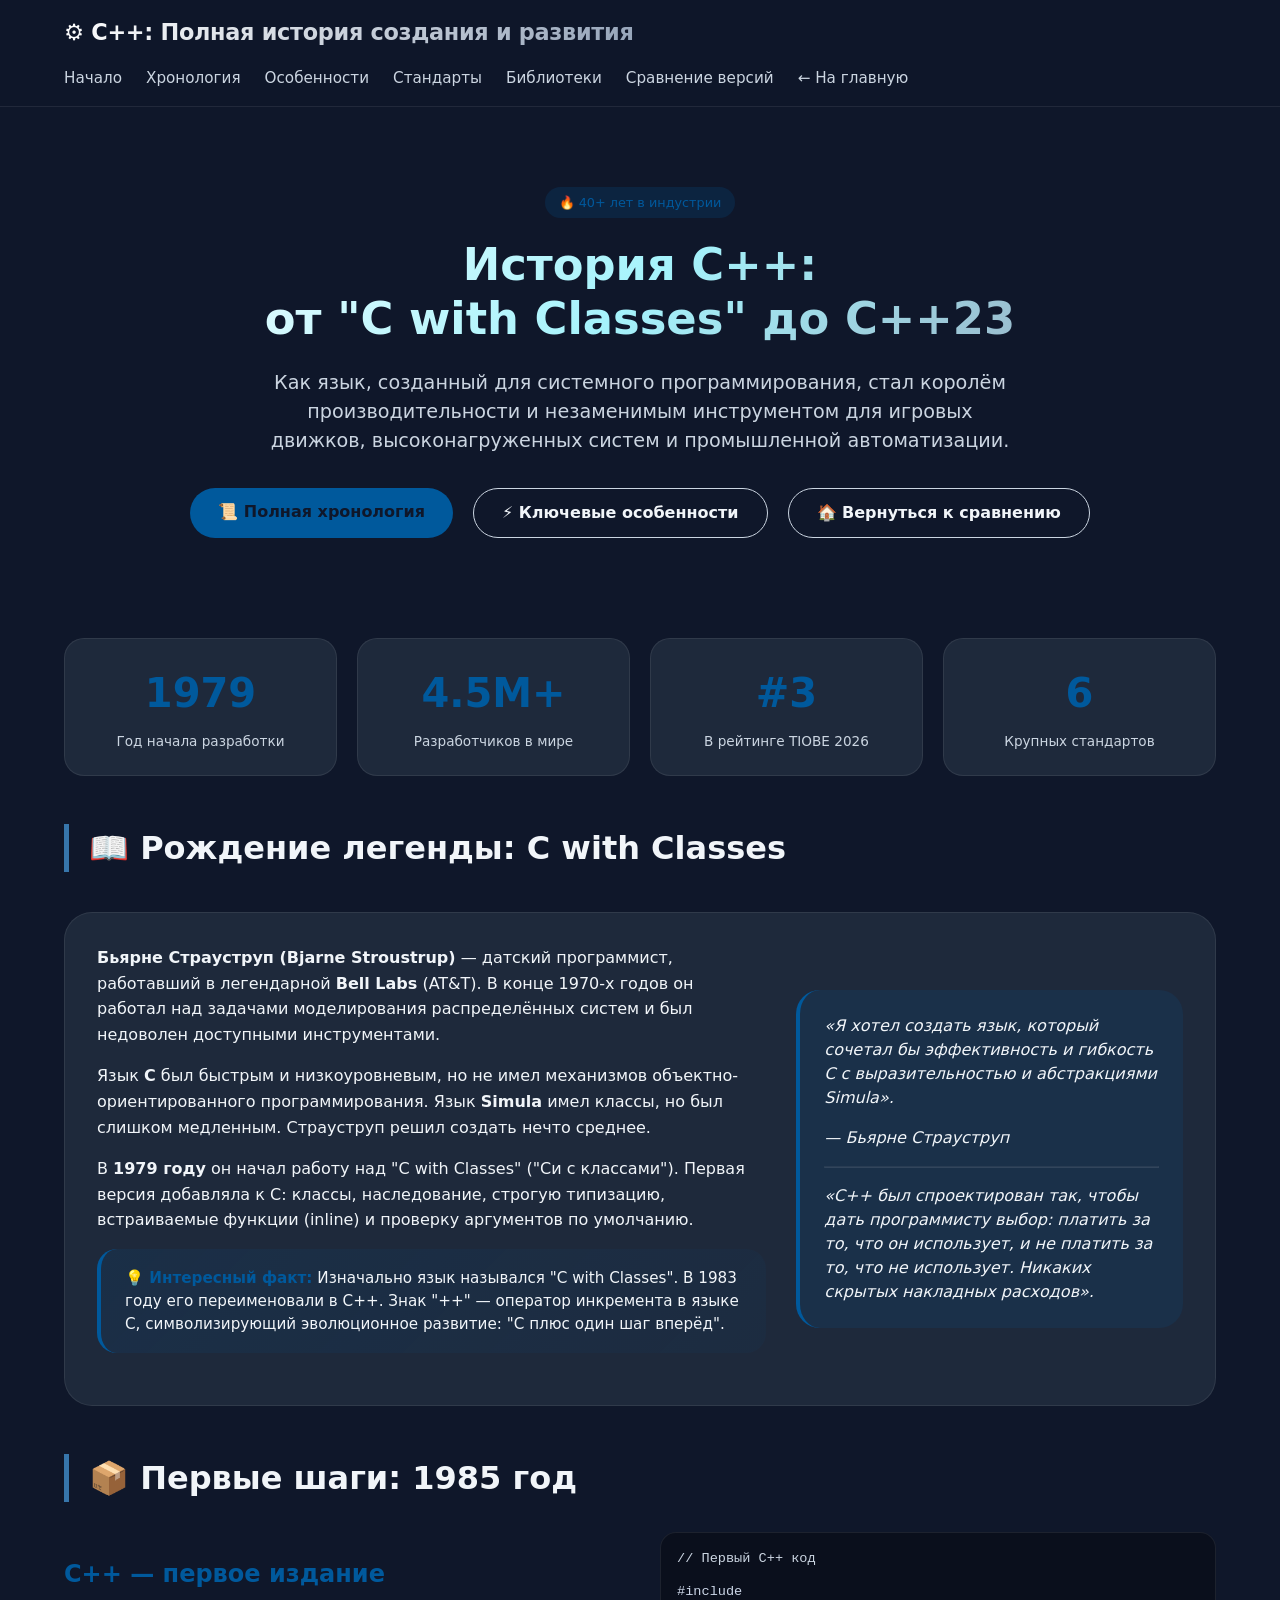
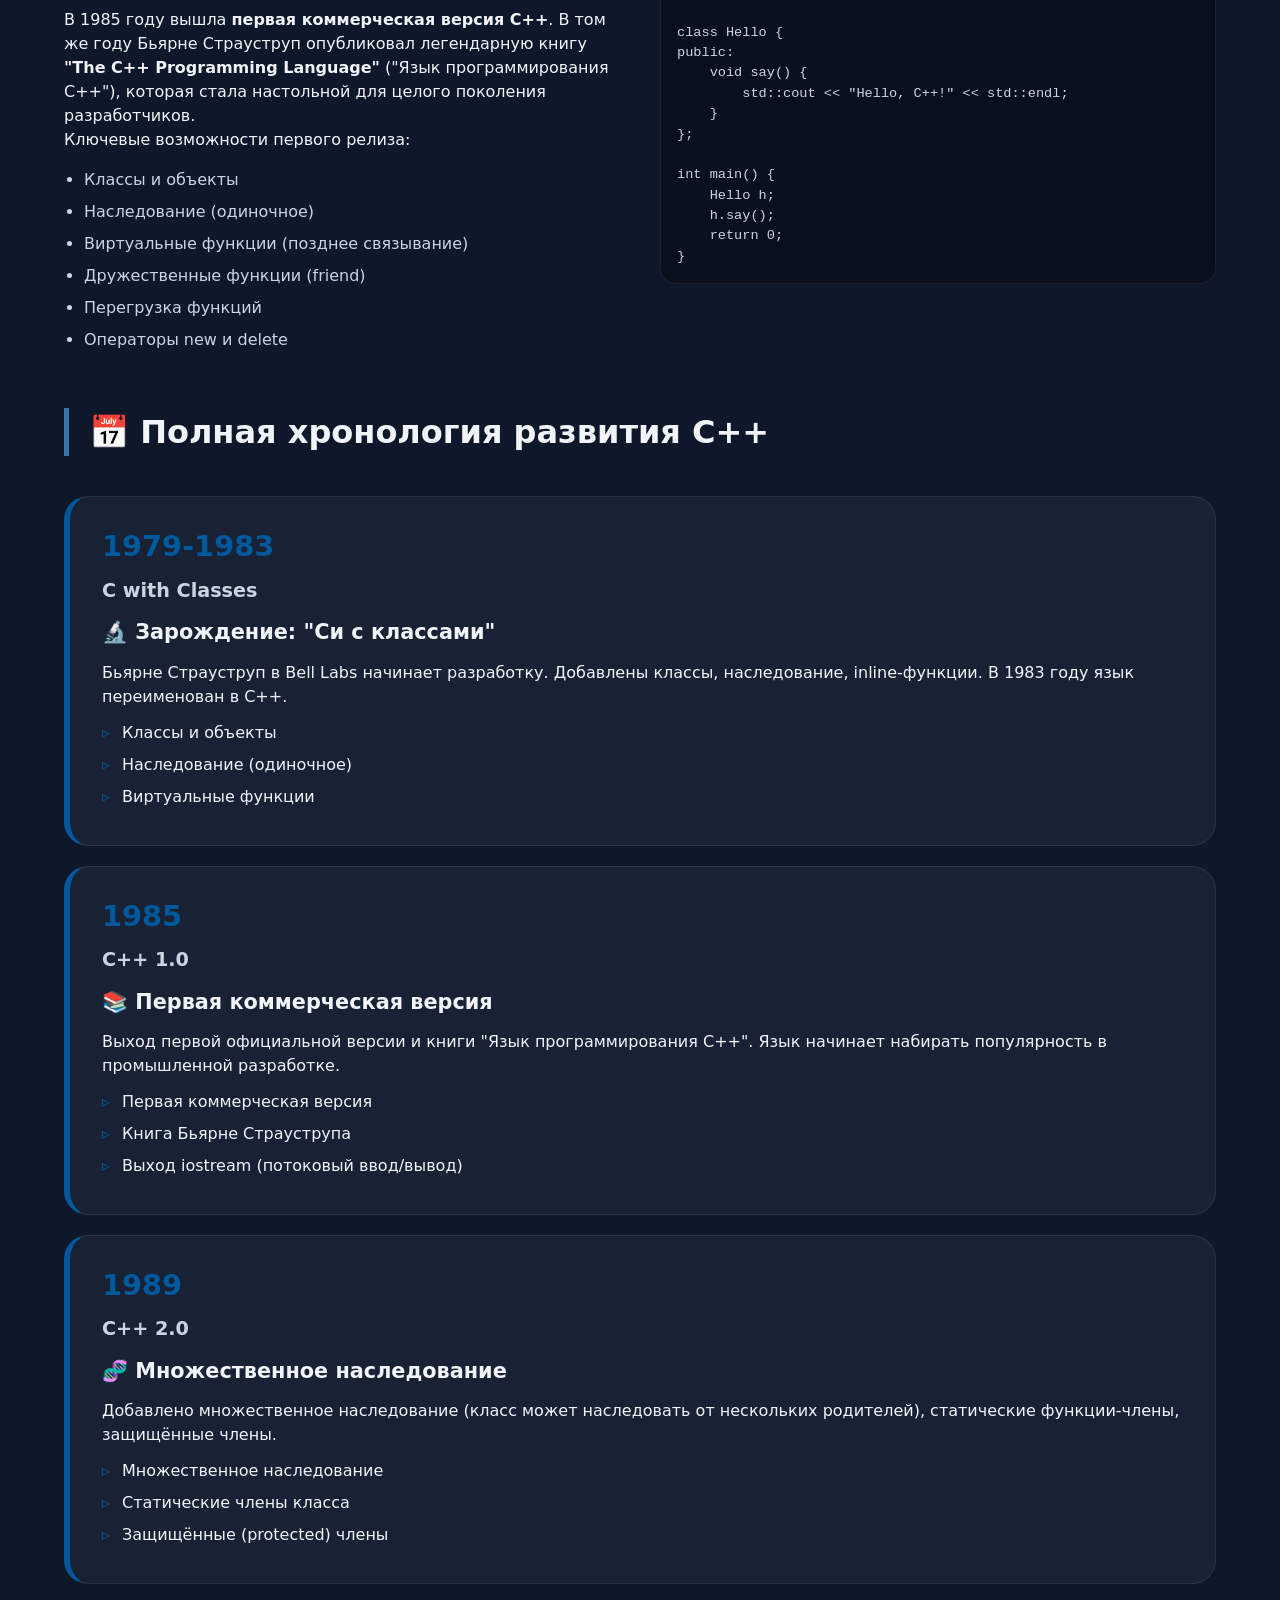
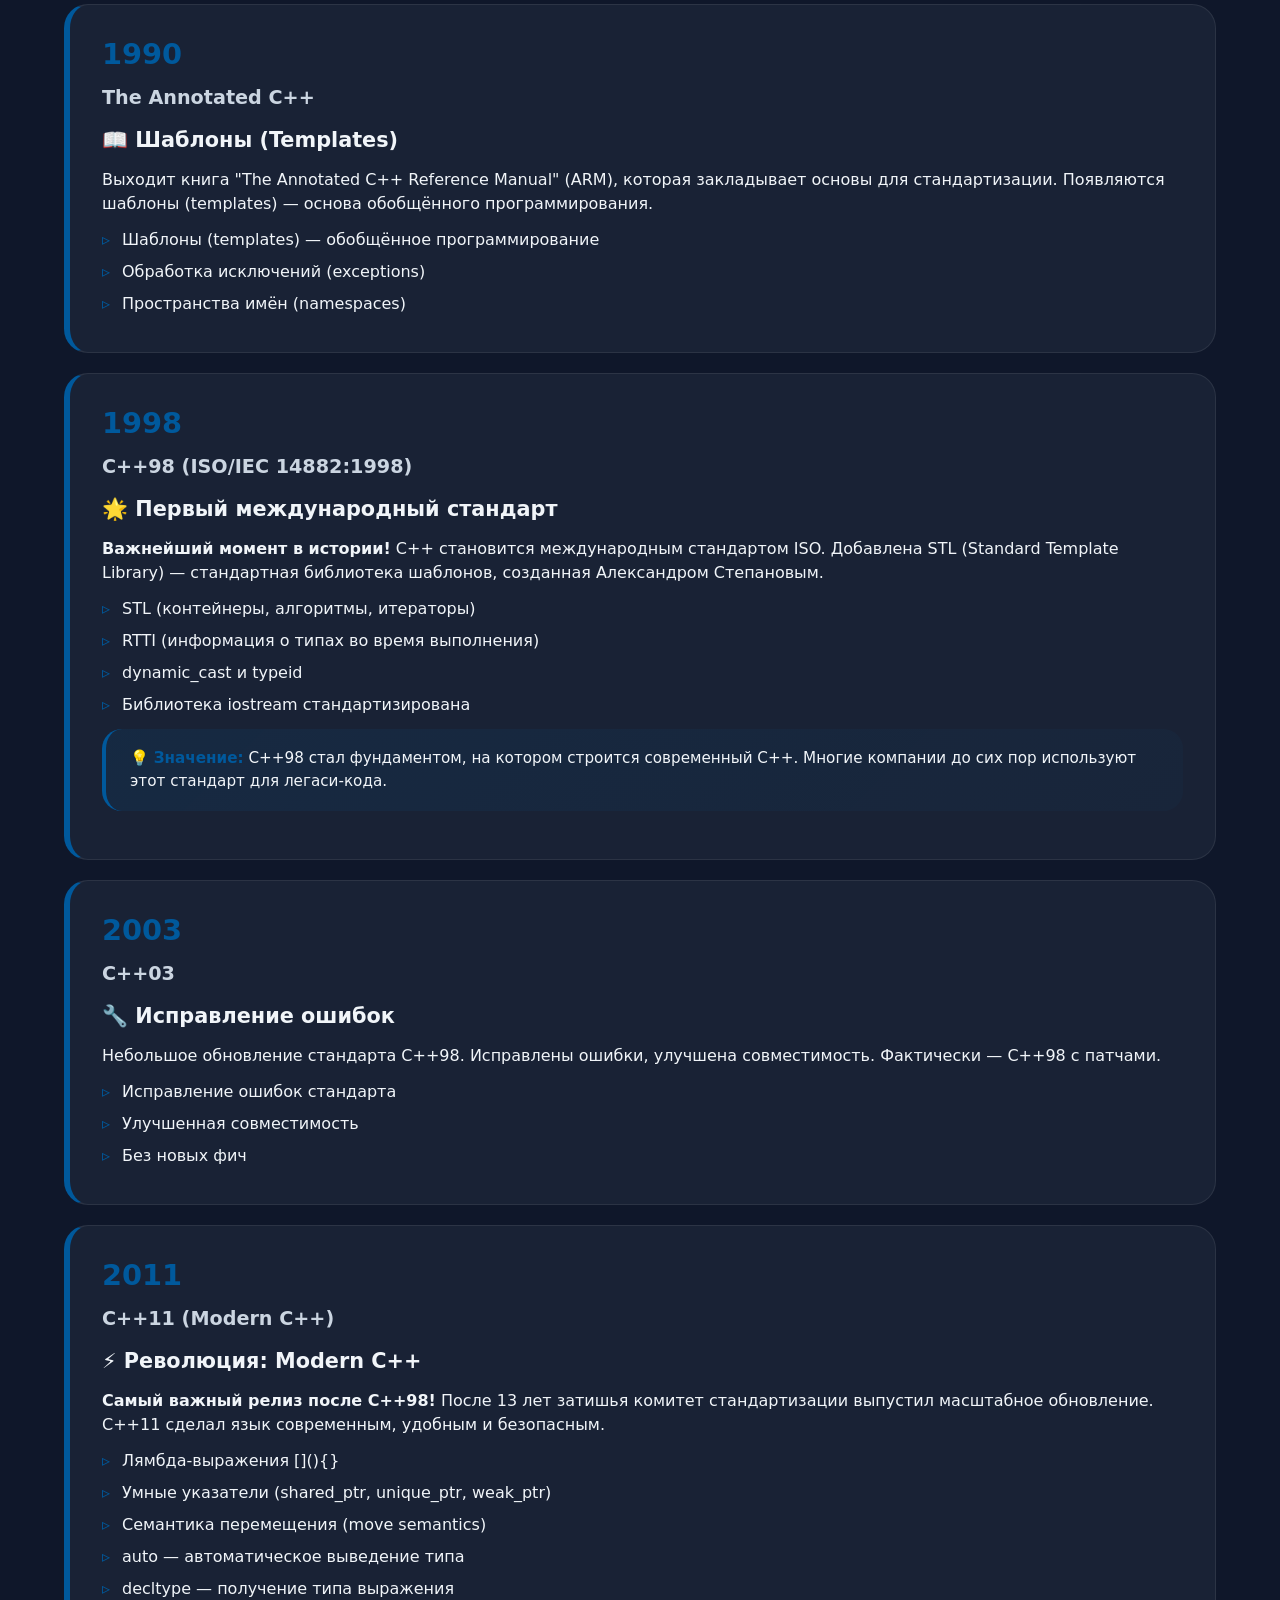
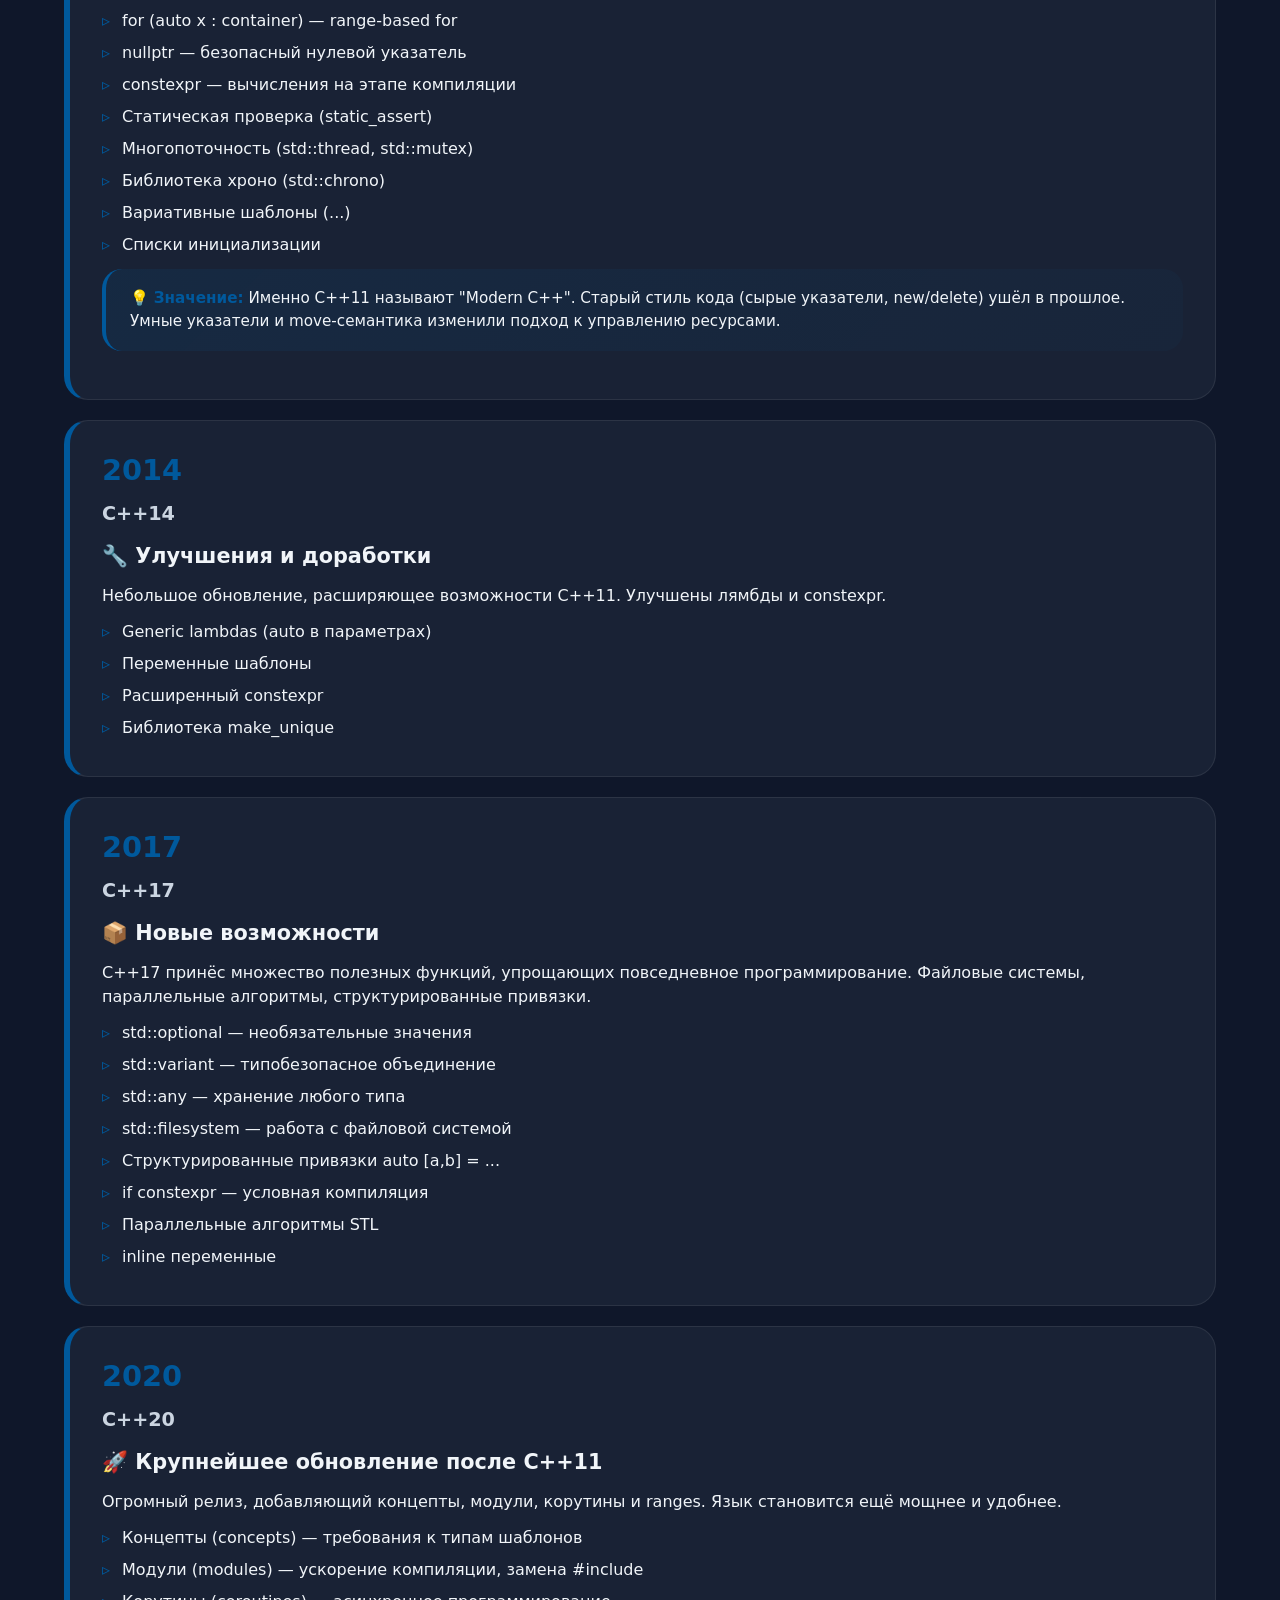
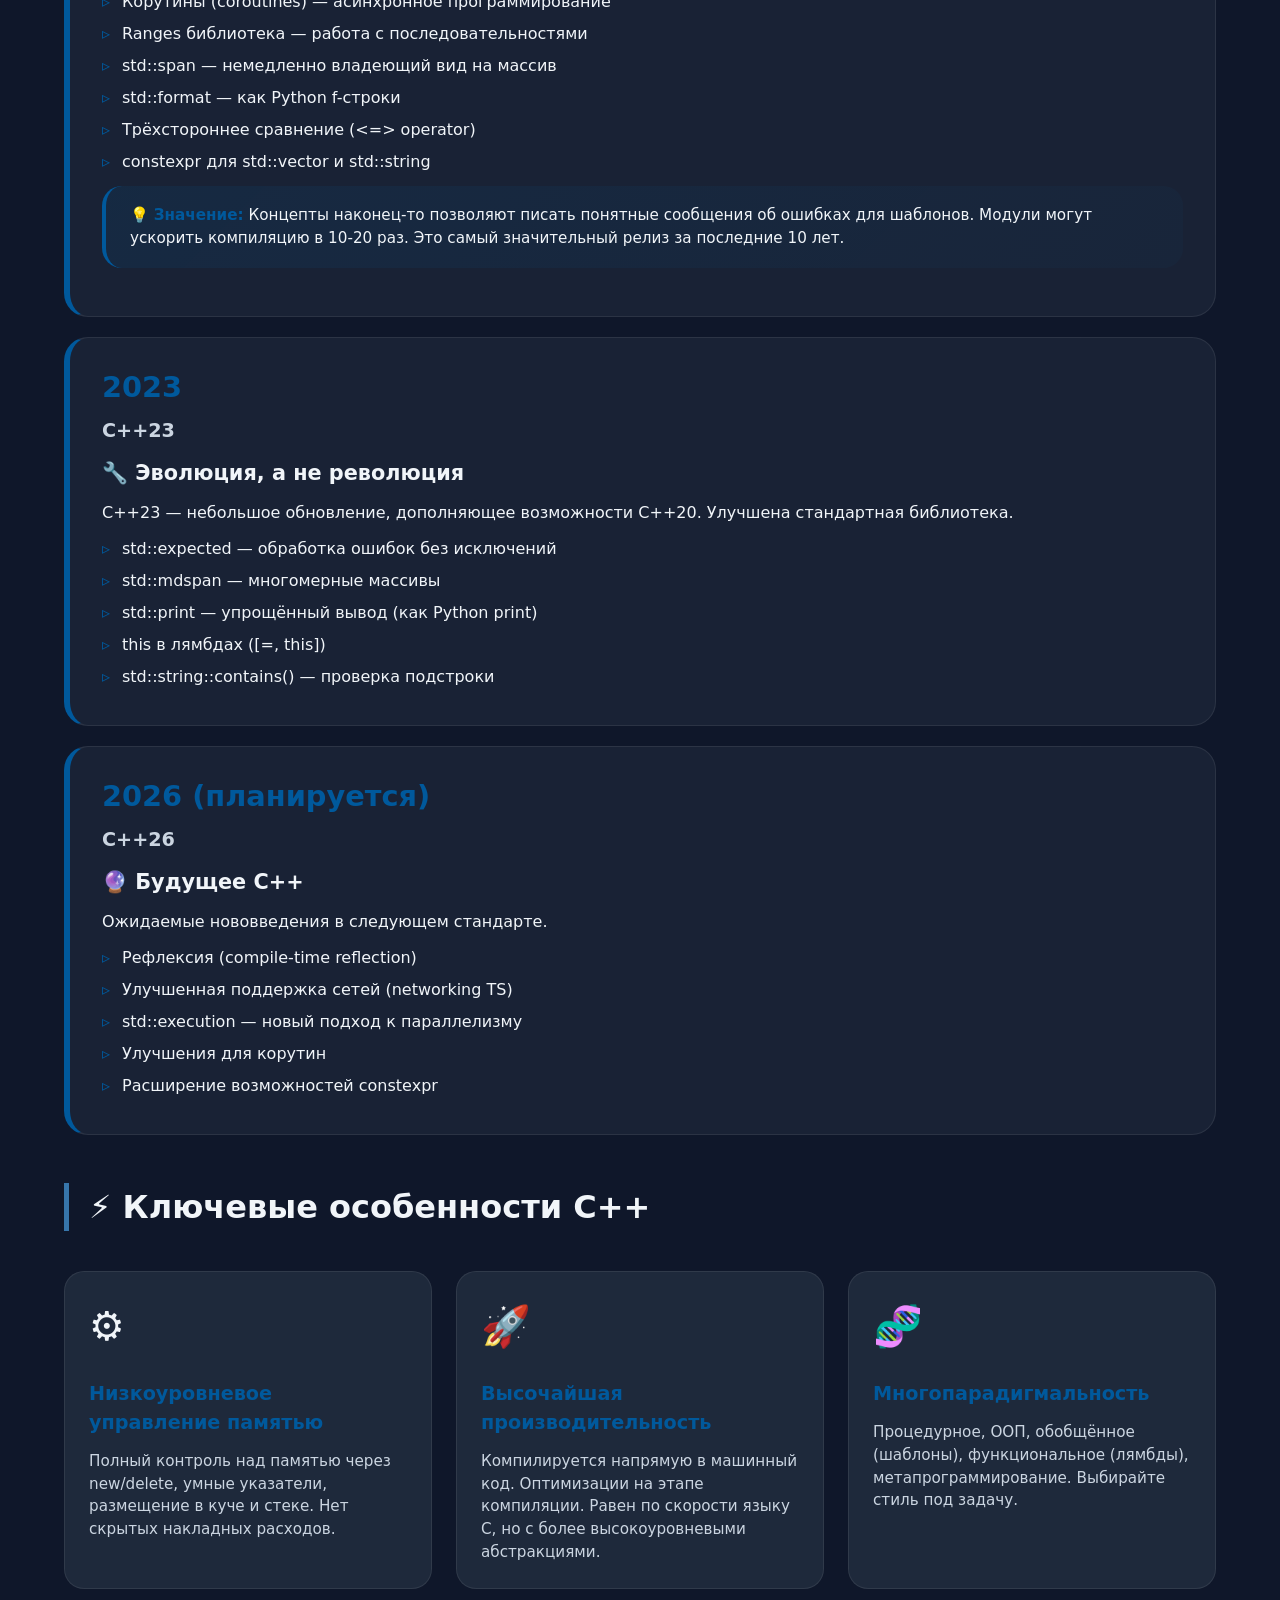
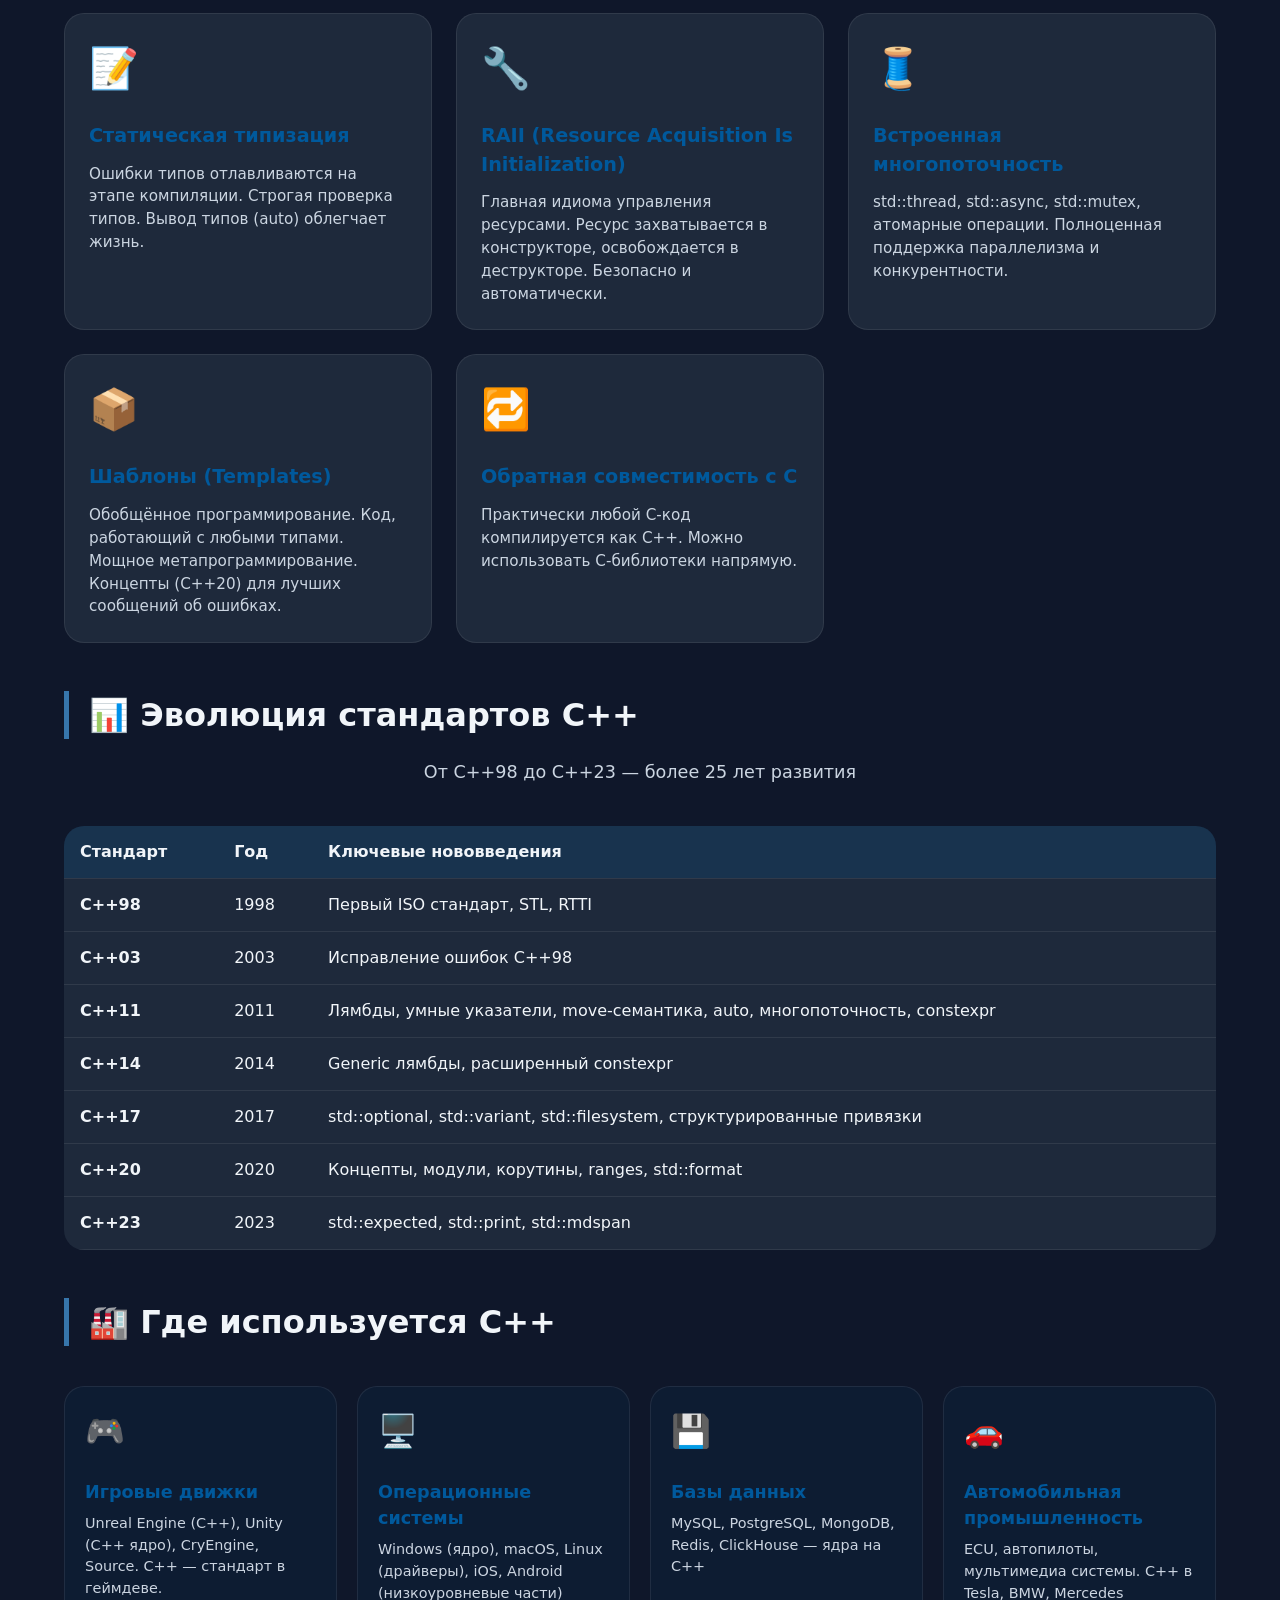
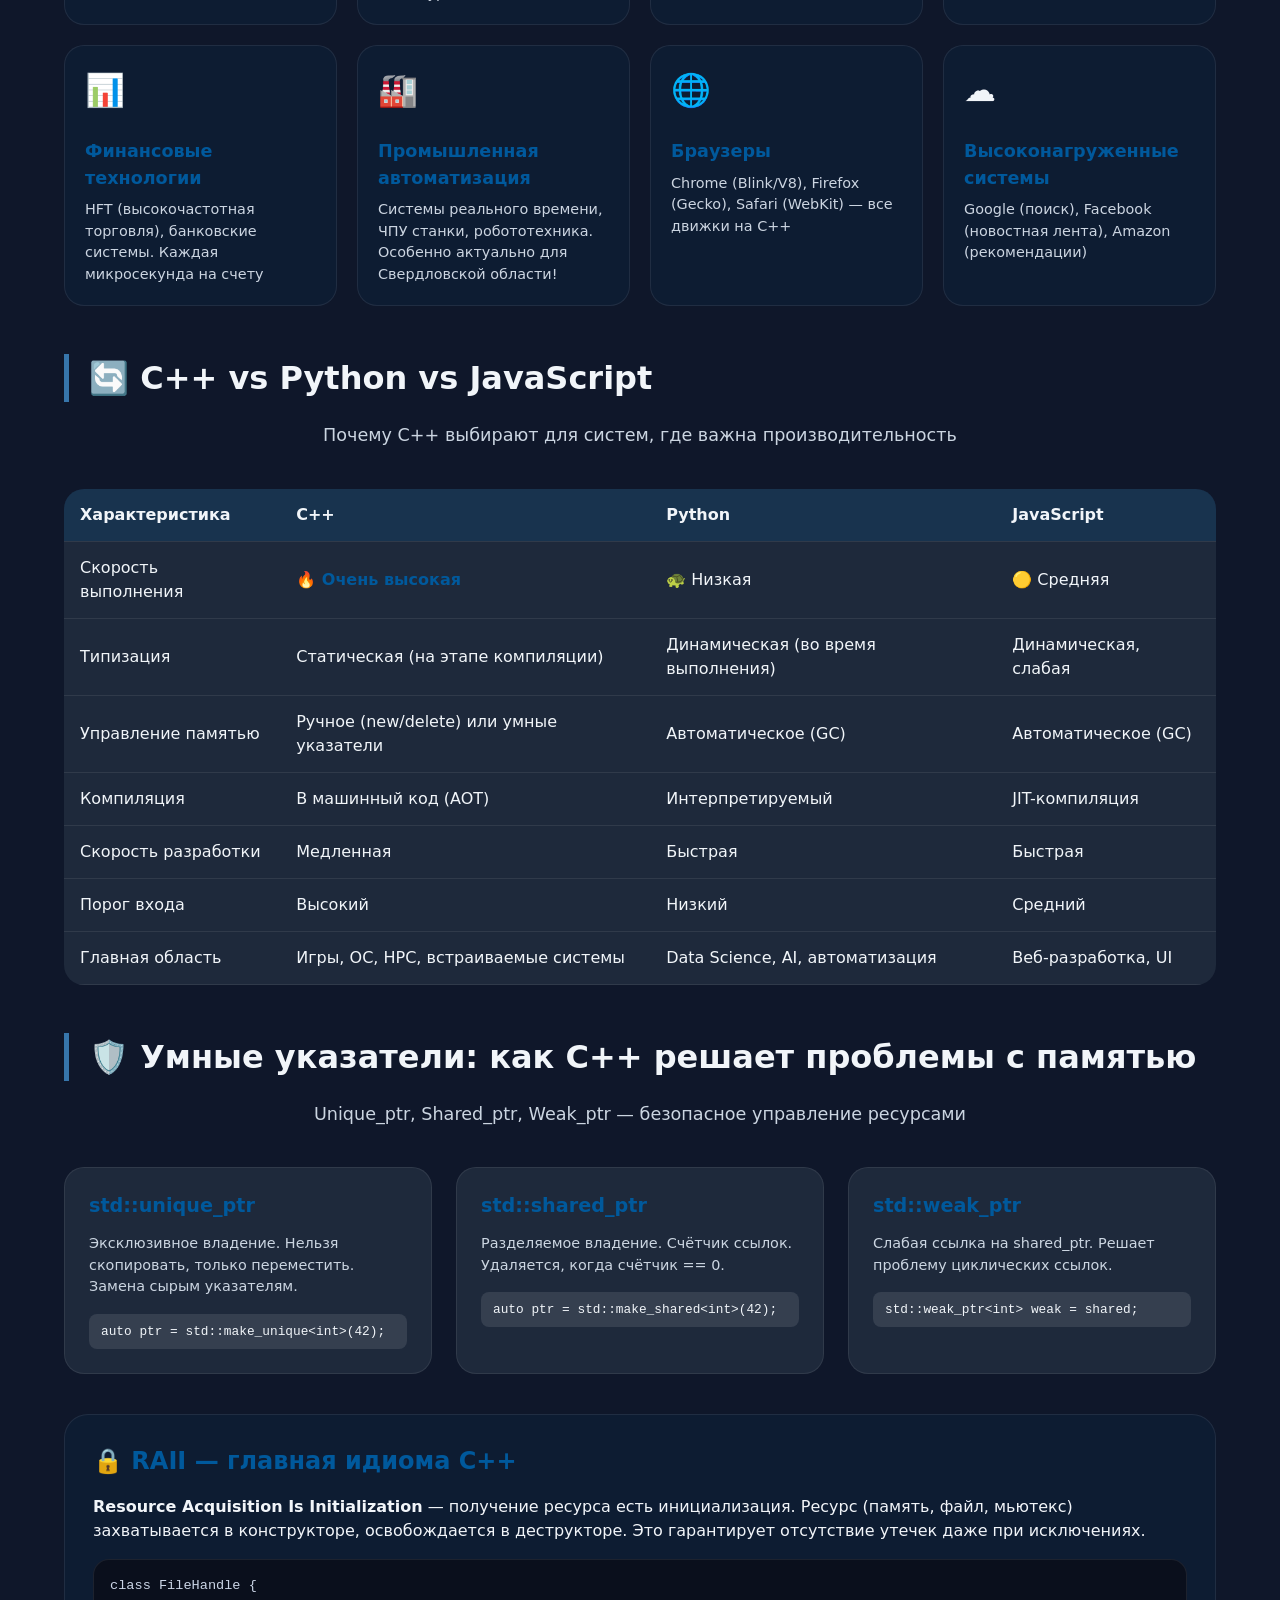
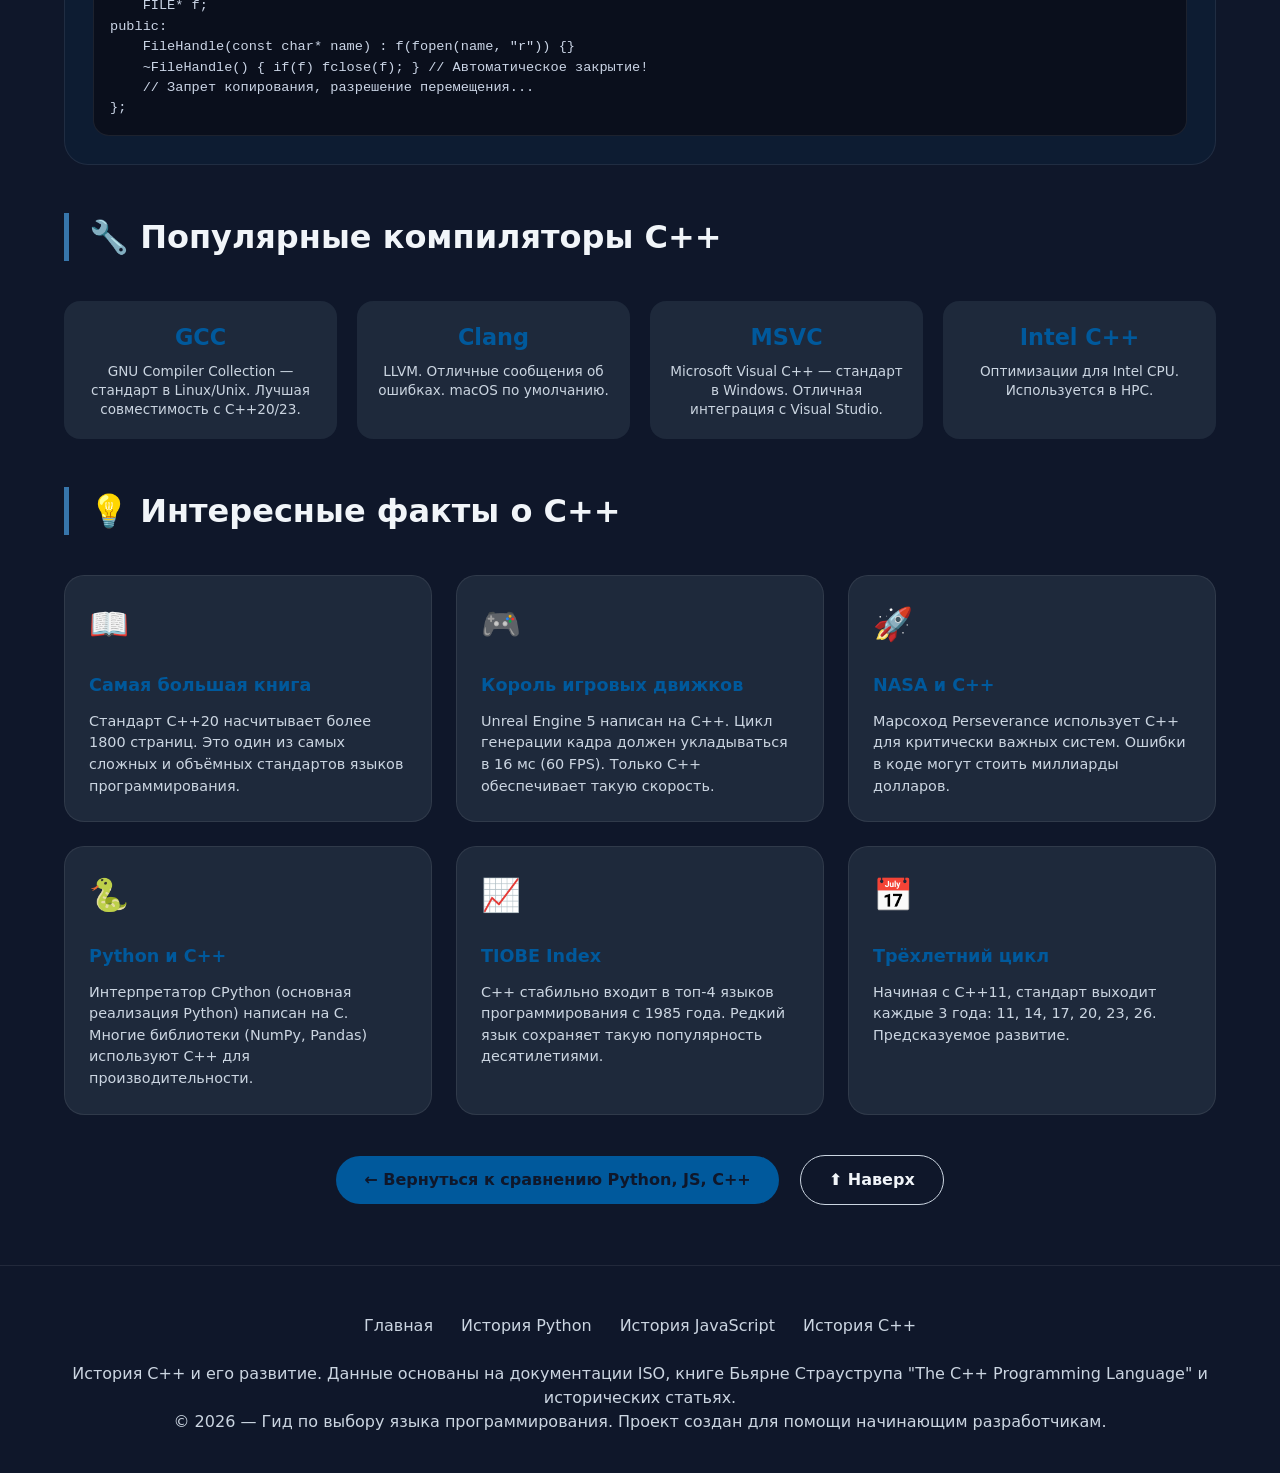
<file: cpp-history.html>
<!DOCTYPE html>
<html lang="ru">
<head>
    <meta charset="UTF-8">
    <meta name="viewport" content="width=device-width, initial-scale=1.0">
    <title>История C++ | От "C with Classes" до C++23 и дальше</title>
    <link rel="stylesheet" href="style.css">
    <link rel="stylesheet" href="cpp-history.css">
</head>
<body>

<header class="header">
    <div class="container header-content">
        <div class="logo">
            <h1>⚙️ C++: Полная история создания и развития</h1>
        </div>
        <nav class="nav-menu">
            <ul>
                <li><a href="#start">Начало</a></li>
                <li><a href="#timeline">Хронология</a></li>
                <li><a href="#features">Особенности</a></li>
                <li><a href="#standards">Стандарты</a></li>
                <li><a href="#libraries">Библиотеки</a></li>
                <li><a href="#comparison">Сравнение версий</a></li>
                <li><a href="index.html">← На главную</a></li>
            </ul>
        </nav>
    </div>
</header>

<main>
    <div class="container">
        <!-- Hero секция -->
        <section class="hero" id="start">
            <span class="hero-badge" style="background: rgba(0, 89, 156, 0.2); color: var(--accent-cpp);">🔥 40+ лет в индустрии</span>
            <h1>История C++:<br>от "C with Classes" до C++23</h1>
            <p>Как язык, созданный для системного программирования, стал королём производительности и незаменимым инструментом для игровых движков, высоконагруженных систем и промышленной автоматизации.</p>
            <div class="hero-buttons">
                <a href="#timeline" class="btn btn-primary" style="background: var(--accent-cpp);">📜 Полная хронология</a>
                <a href="#features" class="btn btn-outline">⚡ Ключевые особенности</a>
                <a href="index.html" class="btn btn-outline">🏠 Вернуться к сравнению</a>
            </div>
        </section>

        <!-- Статистика -->
        <div class="stats-grid">
            <div class="stat-big">
                <div class="number">1979</div>
                <div class="label">Год начала разработки</div>
            </div>
            <div class="stat-big">
                <div class="number">4.5M+</div>
                <div class="label">Разработчиков в мире</div>
            </div>
            <div class="stat-big">
                <div class="number">#3</div>
                <div class="label">В рейтинге TIOBE 2026</div>
            </div>
            <div class="stat-big">
                <div class="number">6</div>
                <div class="label">Крупных стандартов</div>
            </div>
        </div>

        <!-- Рождение C++ -->
        <section>
            <h2>📖 Рождение легенды: C with Classes</h2>
            <div class="creator-block">
                <div class="creator-text">
                    <p><strong>Бьярне Страуструп (Bjarne Stroustrup)</strong> — датский программист, работавший в легендарной <strong>Bell Labs</strong> (AT&T). В конце 1970-х годов он работал над задачами моделирования распределённых систем и был недоволен доступными инструментами.</p>
                    <p>Язык <strong>C</strong> был быстрым и низкоуровневым, но не имел механизмов объектно-ориентированного программирования. Язык <strong>Simula</strong> имел классы, но был слишком медленным. Страуструп решил создать нечто среднее.</p>
                    <p>В <strong>1979 году</strong> он начал работу над "C with Classes" ("Си с классами"). Первая версия добавляла к C: классы, наследование, строгую типизацию, встраиваемые функции (inline) и проверку аргументов по умолчанию.</p>
                    <div class="fun-fact" style="margin-top: 16px;">
                        <strong>💡 Интересный факт:</strong> Изначально язык назывался "C with Classes". В 1983 году его переименовали в C++. Знак "++" — оператор инкремента в языке C, символизирующий эволюционное развитие: "C плюс один шаг вперёд".
                    </div>
                </div>
                <div class="creator-quote">
                    <p>«Я хотел создать язык, который сочетал бы эффективность и гибкость C с выразительностью и абстракциями Simula».</p>
                    <p style="margin-top: 16px;">— Бьярне Страуструп</p>
                    <hr style="margin: 16px 0; border-color: rgba(255,255,255,0.1);">
                    <p>«C++ был спроектирован так, чтобы дать программисту выбор: платить за то, что он использует, и не платить за то, что не использует. Никаких скрытых накладных расходов».</p>
                </div>
            </div>
        </section>

        <!-- Первый коммерческий релиз -->
        <section>
            <h2>📦 Первые шаги: 1985 год</h2>
            <div class="two-columns">
                <div class="column">
                    <h3 style="color: var(--accent-cpp);">C++ — первое издание</h3>
                    <p>В 1985 году вышла <strong>первая коммерческая версия C++</strong>. В том же году Бьярне Страуструп опубликовал легендарную книгу <strong>"The C++ Programming Language"</strong> ("Язык программирования C++"), которая стала настольной для целого поколения разработчиков.</p>
                    <p>Ключевые возможности первого релиза:</p>
                    <ul>
                        <li>Классы и объекты</li>
                        <li>Наследование (одиночное)</li>
                        <li>Виртуальные функции (позднее связывание)</li>
                        <li>Дружественные функции (friend)</li>
                        <li>Перегрузка функций</li>
                        <li>Операторы new и delete</li>
                    </ul>
                </div>
                <div class="column">
                    <div class="code-example">
                        <div class="code-title">// Первый C++ код</div>
                        <pre><code>#include <iostream>

class Hello {
public:
    void say() {
        std::cout << "Hello, C++!" << std::endl;
    }
};

int main() {
    Hello h;
    h.say();
    return 0;
}</code></pre>
                    </div>
                </div>
            </div>
        </section>

        <!-- Полная хронология -->
        <section id="timeline">
            <h2>📅 Полная хронология развития C++</h2>
            <div class="timeline">
                <div class="timeline-item">
                    <div class="timeline-year">1979-1983</div>
                    <div class="timeline-version">C with Classes</div>
                    <div class="timeline-title">🔬 Зарождение: "Си с классами"</div>
                    <p>Бьярне Страуструп в Bell Labs начинает разработку. Добавлены классы, наследование, inline-функции. В 1983 году язык переименован в C++.</p>
                    <ul class="timeline-details">
                        <li>Классы и объекты</li>
                        <li>Наследование (одиночное)</li>
                        <li>Виртуальные функции</li>
                    </ul>
                </div>

                <div class="timeline-item">
                    <div class="timeline-year">1985</div>
                    <div class="timeline-version">C++ 1.0</div>
                    <div class="timeline-title">📚 Первая коммерческая версия</div>
                    <p>Выход первой официальной версии и книги "Язык программирования C++". Язык начинает набирать популярность в промышленной разработке.</p>
                    <ul class="timeline-details">
                        <li>Первая коммерческая версия</li>
                        <li>Книга Бьярне Страуструпа</li>
                        <li>Выход iostream (потоковый ввод/вывод)</li>
                    </ul>
                </div>

                <div class="timeline-item">
                    <div class="timeline-year">1989</div>
                    <div class="timeline-version">C++ 2.0</div>
                    <div class="timeline-title">🧬 Множественное наследование</div>
                    <p>Добавлено множественное наследование (класс может наследовать от нескольких родителей), статические функции-члены, защищённые члены.</p>
                    <ul class="timeline-details">
                        <li>Множественное наследование</li>
                        <li>Статические члены класса</li>
                        <li>Защищённые (protected) члены</li>
                    </ul>
                </div>

                <div class="timeline-item">
                    <div class="timeline-year">1990</div>
                    <div class="timeline-version">The Annotated C++</div>
                    <div class="timeline-title">📖 Шаблоны (Templates)</div>
                    <p>Выходит книга "The Annotated C++ Reference Manual" (ARM), которая закладывает основы для стандартизации. Появляются шаблоны (templates) — основа обобщённого программирования.</p>
                    <ul class="timeline-details">
                        <li>Шаблоны (templates) — обобщённое программирование</li>
                        <li>Обработка исключений (exceptions)</li>
                        <li>Пространства имён (namespaces)</li>
                    </ul>
                </div>

                <div class="timeline-item">
                    <div class="timeline-year">1998</div>
                    <div class="timeline-version">C++98 (ISO/IEC 14882:1998)</div>
                    <div class="timeline-title">🌟 Первый международный стандарт</div>
                    <p><strong>Важнейший момент в истории!</strong> C++ становится международным стандартом ISO. Добавлена STL (Standard Template Library) — стандартная библиотека шаблонов, созданная Александром Степановым.</p>
                    <ul class="timeline-details">
                        <li>STL (контейнеры, алгоритмы, итераторы)</li>
                        <li>RTTI (информация о типах во время выполнения)</li>
                        <li>dynamic_cast и typeid</li>
                        <li>Библиотека iostream стандартизирована</li>
                    </ul>
                    <div class="fun-fact" style="margin-top: 12px;">
                        💡 <strong>Значение:</strong> C++98 стал фундаментом, на котором строится современный C++. Многие компании до сих пор используют этот стандарт для легаси-кода.
                    </div>
                </div>

                <div class="timeline-item">
                    <div class="timeline-year">2003</div>
                    <div class="timeline-version">C++03</div>
                    <div class="timeline-title">🔧 Исправление ошибок</div>
                    <p>Небольшое обновление стандарта C++98. Исправлены ошибки, улучшена совместимость. Фактически — C++98 с патчами.</p>
                    <ul class="timeline-details">
                        <li>Исправление ошибок стандарта</li>
                        <li>Улучшенная совместимость</li>
                        <li>Без новых фич</li>
                    </ul>
                </div>

                <div class="timeline-item">
                    <div class="timeline-year">2011</div>
                    <div class="timeline-version">C++11 (Modern C++)</div>
                    <div class="timeline-title">⚡ Революция: Modern C++</div>
                    <p><strong>Самый важный релиз после C++98!</strong> После 13 лет затишья комитет стандартизации выпустил масштабное обновление. C++11 сделал язык современным, удобным и безопасным.</p>
                    <ul class="timeline-details">
                        <li>Лямбда-выражения [](){}</li>
                        <li>Умные указатели (shared_ptr, unique_ptr, weak_ptr)</li>
                        <li>Семантика перемещения (move semantics)</li>
                        <li>auto — автоматическое выведение типа</li>
                        <li>decltype — получение типа выражения</li>
                        <li>for (auto x : container) — range-based for</li>
                        <li>nullptr — безопасный нулевой указатель</li>
                        <li>constexpr — вычисления на этапе компиляции</li>
                        <li>Статическая проверка (static_assert)</li>
                        <li>Многопоточность (std::thread, std::mutex)</li>
                        <li>Библиотека хроно (std::chrono)</li>
                        <li>Вариативные шаблоны (...)</li>
                        <li>Списки инициализации</li>
                    </ul>
                    <div class="fun-fact" style="margin-top: 12px;">
                        💡 <strong>Значение:</strong> Именно C++11 называют "Modern C++". Старый стиль кода (сырые указатели, new/delete) ушёл в прошлое. Умные указатели и move-семантика изменили подход к управлению ресурсами.
                    </div>
                </div>

                <div class="timeline-item">
                    <div class="timeline-year">2014</div>
                    <div class="timeline-version">C++14</div>
                    <div class="timeline-title">🔧 Улучшения и доработки</div>
                    <p>Небольшое обновление, расширяющее возможности C++11. Улучшены лямбды и constexpr.</p>
                    <ul class="timeline-details">
                        <li>Generic lambdas (auto в параметрах)</li>
                        <li>Переменные шаблоны</li>
                        <li>Расширенный constexpr</li>
                        <li>Библиотека make_unique</li>
                    </ul>
                </div>

                <div class="timeline-item">
                    <div class="timeline-year">2017</div>
                    <div class="timeline-version">C++17</div>
                    <div class="timeline-title">📦 Новые возможности</div>
                    <p>C++17 принёс множество полезных функций, упрощающих повседневное программирование. Файловые системы, параллельные алгоритмы, структурированные привязки.</p>
                    <ul class="timeline-details">
                        <li>std::optional — необязательные значения</li>
                        <li>std::variant — типобезопасное объединение</li>
                        <li>std::any — хранение любого типа</li>
                        <li>std::filesystem — работа с файловой системой</li>
                        <li>Структурированные привязки auto [a,b] = ...</li>
                        <li>if constexpr — условная компиляция</li>
                        <li>Параллельные алгоритмы STL</li>
                        <li>inline переменные</li>
                    </ul>
                </div>

                <div class="timeline-item">
                    <div class="timeline-year">2020</div>
                    <div class="timeline-version">C++20</div>
                    <div class="timeline-title">🚀 Крупнейшее обновление после C++11</div>
                    <p>Огромный релиз, добавляющий концепты, модули, корутины и ranges. Язык становится ещё мощнее и удобнее.</p>
                    <ul class="timeline-details">
                        <li>Концепты (concepts) — требования к типам шаблонов</li>
                        <li>Модули (modules) — ускорение компиляции, замена #include</li>
                        <li>Корутины (coroutines) — асинхронное программирование</li>
                        <li>Ranges библиотека — работа с последовательностями</li>
                        <li>std::span — немедленно владеющий вид на массив</li>
                        <li>std::format — как Python f-строки</li>
                        <li>Трёхстороннее сравнение (<=> operator)</li>
                        <li>constexpr для std::vector и std::string</li>
                    </ul>
                    <div class="fun-fact" style="margin-top: 12px;">
                        💡 <strong>Значение:</strong> Концепты наконец-то позволяют писать понятные сообщения об ошибках для шаблонов. Модули могут ускорить компиляцию в 10-20 раз. Это самый значительный релиз за последние 10 лет.
                    </div>
                </div>

                <div class="timeline-item">
                    <div class="timeline-year">2023</div>
                    <div class="timeline-version">C++23</div>
                    <div class="timeline-title">🔧 Эволюция, а не революция</div>
                    <p>C++23 — небольшое обновление, дополняющее возможности C++20. Улучшена стандартная библиотека.</p>
                    <ul class="timeline-details">
                        <li>std::expected — обработка ошибок без исключений</li>
                        <li>std::mdspan — многомерные массивы</li>
                        <li>std::print — упрощённый вывод (как Python print)</li>
                        <li>this в лямбдах ([=, this])</li>
                        <li>std::string::contains() — проверка подстроки</li>
                    </ul>
                </div>

                <div class="timeline-item">
                    <div class="timeline-year">2026 (планируется)</div>
                    <div class="timeline-version">C++26</div>
                    <div class="timeline-title">🔮 Будущее C++</div>
                    <p>Ожидаемые нововведения в следующем стандарте.</p>
                    <ul class="timeline-details">
                        <li>Рефлексия (compile-time reflection)</li>
                        <li>Улучшенная поддержка сетей (networking TS)</li>
                        <li>std::execution — новый подход к параллелизму</li>
                        <li>Улучшения для корутин</li>
                        <li>Расширение возможностей constexpr</li>
                    </ul>
                </div>
            </div>
        </section>

        <!-- Ключевые особенности -->
        <section id="features">
            <h2>⚡ Ключевые особенности C++</h2>
            <div class="features-grid">
                <div class="feature-card">
                    <div class="feature-icon">⚙️</div>
                    <h3>Низкоуровневое управление памятью</h3>
                    <p>Полный контроль над памятью через new/delete, умные указатели, размещение в куче и стеке. Нет скрытых накладных расходов.</p>
                </div>
                <div class="feature-card">
                    <div class="feature-icon">🚀</div>
                    <h3>Высочайшая производительность</h3>
                    <p>Компилируется напрямую в машинный код. Оптимизации на этапе компиляции. Равен по скорости языку C, но с более высокоуровневыми абстракциями.</p>
                </div>
                <div class="feature-card">
                    <div class="feature-icon">🧬</div>
                    <h3>Многопарадигмальность</h3>
                    <p>Процедурное, ООП, обобщённое (шаблоны), функциональное (лямбды), метапрограммирование. Выбирайте стиль под задачу.</p>
                </div>
                <div class="feature-card">
                    <div class="feature-icon">📝</div>
                    <h3>Статическая типизация</h3>
                    <p>Ошибки типов отлавливаются на этапе компиляции. Строгая проверка типов. Вывод типов (auto) облегчает жизнь.</p>
                </div>
                <div class="feature-card">
                    <div class="feature-icon">🔧</div>
                    <h3>RAII (Resource Acquisition Is Initialization)</h3>
                    <p>Главная идиома управления ресурсами. Ресурс захватывается в конструкторе, освобождается в деструкторе. Безопасно и автоматически.</p>
                </div>
                <div class="feature-card">
                    <div class="feature-icon">🧵</div>
                    <h3>Встроенная многопоточность</h3>
                    <p>std::thread, std::async, std::mutex, атомарные операции. Полноценная поддержка параллелизма и конкурентности.</p>
                </div>
                <div class="feature-card">
                    <div class="feature-icon">📦</div>
                    <h3>Шаблоны (Templates)</h3>
                    <p>Обобщённое программирование. Код, работающий с любыми типами. Мощное метапрограммирование. Концепты (C++20) для лучших сообщений об ошибках.</p>
                </div>
                <div class="feature-card">
                    <div class="feature-icon">🔁</div>
                    <h3>Обратная совместимость с C</h3>
                    <p>Практически любой C-код компилируется как C++. Можно использовать C-библиотеки напрямую.</p>
                </div>
            </div>
        </section>

        <!-- Стандарты C++ в таблице -->
        <section id="standards">
            <h2>📊 Эволюция стандартов C++</h2>
            <p class="section-subtitle">От C++98 до C++23 — более 25 лет развития</p>
            <table class="standards-table">
                <thead>
                    <tr>
                        <th>Стандарт</th>
                        <th>Год</th>
                        <th>Ключевые нововведения</th>
                    </tr>
                </thead>
                <tbody>
                    <tr><td><strong>C++98</strong></td><td>1998</td><td>Первый ISO стандарт, STL, RTTI</td></tr>
                    <tr><td><strong>C++03</strong></td><td>2003</td><td>Исправление ошибок C++98</td></tr>
                    <tr><td><strong>C++11</strong></td><td>2011</td><td>Лямбды, умные указатели, move-семантика, auto, многопоточность, constexpr</td></tr>
                    <tr><td><strong>C++14</strong></td><td>2014</td><td>Generic лямбды, расширенный constexpr</td></tr>
                    <tr><td><strong>C++17</strong></td><td>2017</td><td>std::optional, std::variant, std::filesystem, структурированные привязки</td></tr>
                    <tr><td><strong>C++20</strong></td><td>2020</td><td>Концепты, модули, корутины, ranges, std::format</td></tr>
                    <tr><td><strong>C++23</strong></td><td>2023</td><td>std::expected, std::print, std::mdspan</td></tr>
                </tbody>
            </table>
        </section>

        <!-- Где используется C++ -->
        <section id="libraries">
            <h2>🏭 Где используется C++</h2>
            <div class="usage-grid">
                <div class="usage-card">
                    <div class="usage-icon">🎮</div>
                    <h3>Игровые движки</h3>
                    <p>Unreal Engine (C++), Unity (C++ ядро), CryEngine, Source. C++ — стандарт в геймдеве.</p>
                </div>
                <div class="usage-card">
                    <div class="usage-icon">🖥️</div>
                    <h3>Операционные системы</h3>
                    <p>Windows (ядро), macOS, Linux (драйверы), iOS, Android (низкоуровневые части)</p>
                </div>
                <div class="usage-card">
                    <div class="usage-icon">💾</div>
                    <h3>Базы данных</h3>
                    <p>MySQL, PostgreSQL, MongoDB, Redis, ClickHouse — ядра на C++</p>
                </div>
                <div class="usage-card">
                    <div class="usage-icon">🚗</div>
                    <h3>Автомобильная промышленность</h3>
                    <p>ECU, автопилоты, мультимедиа системы. C++ в Tesla, BMW, Mercedes</p>
                </div>
                <div class="usage-card">
                    <div class="usage-icon">📊</div>
                    <h3>Финансовые технологии</h3>
                    <p>HFT (высокочастотная торговля), банковские системы. Каждая микросекунда на счету</p>
                </div>
                <div class="usage-card">
                    <div class="usage-icon">🏭</div>
                    <h3>Промышленная автоматизация</h3>
                    <p>Системы реального времени, ЧПУ станки, робототехника. Особенно актуально для Свердловской области!</p>
                </div>
                <div class="usage-card">
                    <div class="usage-icon">🌐</div>
                    <h3>Браузеры</h3>
                    <p>Chrome (Blink/V8), Firefox (Gecko), Safari (WebKit) — все движки на C++</p>
                </div>
                <div class="usage-card">
                    <div class="usage-icon">☁️</div>
                    <h3>Высоконагруженные системы</h3>
                    <p>Google (поиск), Facebook (новостная лента), Amazon (рекомендации)</p>
                </div>
            </div>
        </section>

        <!-- Сравнение с другими языками -->
        <section id="comparison">
            <h2>🔄 C++ vs Python vs JavaScript</h2>
            <p class="section-subtitle">Почему C++ выбирают для систем, где важна производительность</p>
            <table class="comparison-table">
                <thead>
                    <tr>
                        <th>Характеристика</th>
                        <th>C++</th>
                        <th>Python</th>
                        <th>JavaScript</th>
                    </tr>
                </thead>
                <tbody>
                    <tr><td>Скорость выполнения</td><td class="highlight-cpp">🔥 Очень высокая</td><td>🐢 Низкая</td><td>🟡 Средняя</td></tr>
                    <tr><td>Типизация</td><td>Статическая (на этапе компиляции)</td><td>Динамическая (во время выполнения)</td><td>Динамическая, слабая</td></tr>
                    <tr><td>Управление памятью</td><td>Ручное (new/delete) или умные указатели</td><td>Автоматическое (GC)</td><td>Автоматическое (GC)</td></tr>
                    <tr><td>Компиляция</td><td>В машинный код (AOT)</td><td>Интерпретируемый</td><td>JIT-компиляция</td></tr>
                    <tr><td>Скорость разработки</td><td>Медленная</td><td>Быстрая</td><td>Быстрая</td></tr>
                    <tr><td>Порог входа</td><td>Высокий</td><td>Низкий</td><td>Средний</td></tr>
                    <tr><td>Главная область</td><td>Игры, ОС, HPC, встраиваемые системы</td><td>Data Science, AI, автоматизация</td><td>Веб-разработка, UI</td></tr>
                </tbody>
            </table>
        </section>

        <!-- Умные указатели -->
        <section>
            <h2>🛡️ Умные указатели: как C++ решает проблемы с памятью</h2>
            <p class="section-subtitle">Unique_ptr, Shared_ptr, Weak_ptr — безопасное управление ресурсами</p>
            <div class="smart-pointers-grid">
                <div class="smart-card">
                    <div class="smart-title">std::unique_ptr</div>
                    <div class="smart-desc">Эксклюзивное владение. Нельзя скопировать, только переместить. Замена сырым указателям.</div>
                    <code>auto ptr = std::make_unique&lt;int&gt;(42);</code>
                </div>
                <div class="smart-card">
                    <div class="smart-title">std::shared_ptr</div>
                    <div class="smart-desc">Разделяемое владение. Счётчик ссылок. Удаляется, когда счётчик == 0.</div>
                    <code>auto ptr = std::make_shared&lt;int&gt;(42);</code>
                </div>
                <div class="smart-card">
                    <div class="smart-title">std::weak_ptr</div>
                    <div class="smart-desc">Слабая ссылка на shared_ptr. Решает проблему циклических ссылок.</div>
                    <code>std::weak_ptr&lt;int&gt; weak = shared;</code>
                </div>
            </div>
        </section>

        <!-- RAII -->
        <section>
            <div class="raii-block">
                <h3 style="color: var(--accent-cpp); margin-top: 0;">🔒 RAII — главная идиома C++</h3>
                <p><strong>Resource Acquisition Is Initialization</strong> — получение ресурса есть инициализация. Ресурс (память, файл, мьютекс) захватывается в конструкторе, освобождается в деструкторе. Это гарантирует отсутствие утечек даже при исключениях.</p>
                <div class="code-example" style="margin-top: 16px;">
                    <pre><code>class FileHandle {
    FILE* f;
public:
    FileHandle(const char* name) : f(fopen(name, "r")) {}
    ~FileHandle() { if(f) fclose(f); } // Автоматическое закрытие!
    // Запрет копирования, разрешение перемещения...
};</code></pre>
                </div>
            </div>
        </section>

        <!-- Популярные компиляторы -->
        <section>
            <h2>🔧 Популярные компиляторы C++</h2>
            <div class="compilers-grid">
                <div class="compiler-card">
                    <div class="compiler-name">GCC</div>
                    <div class="compiler-desc">GNU Compiler Collection — стандарт в Linux/Unix. Лучшая совместимость с C++20/23.</div>
                </div>
                <div class="compiler-card">
                    <div class="compiler-name">Clang</div>
                    <div class="compiler-desc">LLVM. Отличные сообщения об ошибках. macOS по умолчанию.</div>
                </div>
                <div class="compiler-card">
                    <div class="compiler-name">MSVC</div>
                    <div class="compiler-desc">Microsoft Visual C++ — стандарт в Windows. Отличная интеграция с Visual Studio.</div>
                </div>
                <div class="compiler-card">
                    <div class="compiler-name">Intel C++</div>
                    <div class="compiler-desc">Оптимизации для Intel CPU. Используется в HPC.</div>
                </div>
            </div>
        </section>

        <!-- Интересные факты -->
        <section>
            <h2>💡 Интересные факты о C++</h2>
            <div class="fun-facts-grid">
                <div class="fun-fact-card">
                    <div class="fun-fact-icon">📖</div>
                    <h3>Самая большая книга</h3>
                    <p>Стандарт C++20 насчитывает более 1800 страниц. Это один из самых сложных и объёмных стандартов языков программирования.</p>
                </div>
                <div class="fun-fact-card">
                    <div class="fun-fact-icon">🎮</div>
                    <h3>Король игровых движков</h3>
                    <p>Unreal Engine 5 написан на C++. Цикл генерации кадра должен укладываться в 16 мс (60 FPS). Только C++ обеспечивает такую скорость.</p>
                </div>
                <div class="fun-fact-card">
                    <div class="fun-fact-icon">🚀</div>
                    <h3>NASA и C++</h3>
                    <p>Марсоход Perseverance использует C++ для критически важных систем. Ошибки в коде могут стоить миллиарды долларов.</p>
                </div>
                <div class="fun-fact-card">
                    <div class="fun-fact-icon">🐍</div>
                    <h3>Python и C++</h3>
                    <p>Интерпретатор CPython (основная реализация Python) написан на C. Многие библиотеки (NumPy, Pandas) используют C++ для производительности.</p>
                </div>
                <div class="fun-fact-card">
                    <div class="fun-fact-icon">📈</div>
                    <h3>TIOBE Index</h3>
                    <p>C++ стабильно входит в топ-4 языков программирования с 1985 года. Редкий язык сохраняет такую популярность десятилетиями.</p>
                </div>
                <div class="fun-fact-card">
                    <div class="fun-fact-icon">📅</div>
                    <h3>Трёхлетний цикл</h3>
                    <p>Начиная с C++11, стандарт выходит каждые 3 года: 11, 14, 17, 20, 23, 26. Предсказуемое развитие.</p>
                </div>
            </div>
        </section>

        <!-- Кнопка возврата -->
        <div style="text-align: center; margin: 40px 0 60px;">
            <a href="index.html" class="btn btn-primary" style="background: var(--accent-cpp);">← Вернуться к сравнению Python, JS, C++</a>
            <a href="#start" class="btn btn-outline" style="margin-left: 16px;">⬆ Наверх</a>
        </div>
    </div>
</main>

<footer class="footer">
    <div class="container">
        <div class="footer-links">
            <a href="index.html">Главная</a>
            <a href="python-history.html">История Python</a>
            <a href="js-history.html">История JavaScript</a>
            <a href="cpp-history.html">История C++</a>
        </div>
        <p>История C++ и его развитие. Данные основаны на документации ISO, книге Бьярне Страуструпа "The C++ Programming Language" и исторических статьях.</p>
        <p>© 2026 — Гид по выбору языка программирования. Проект создан для помощи начинающим разработчикам.</p>
    </div>
</footer>

</body>
</html>
</file>
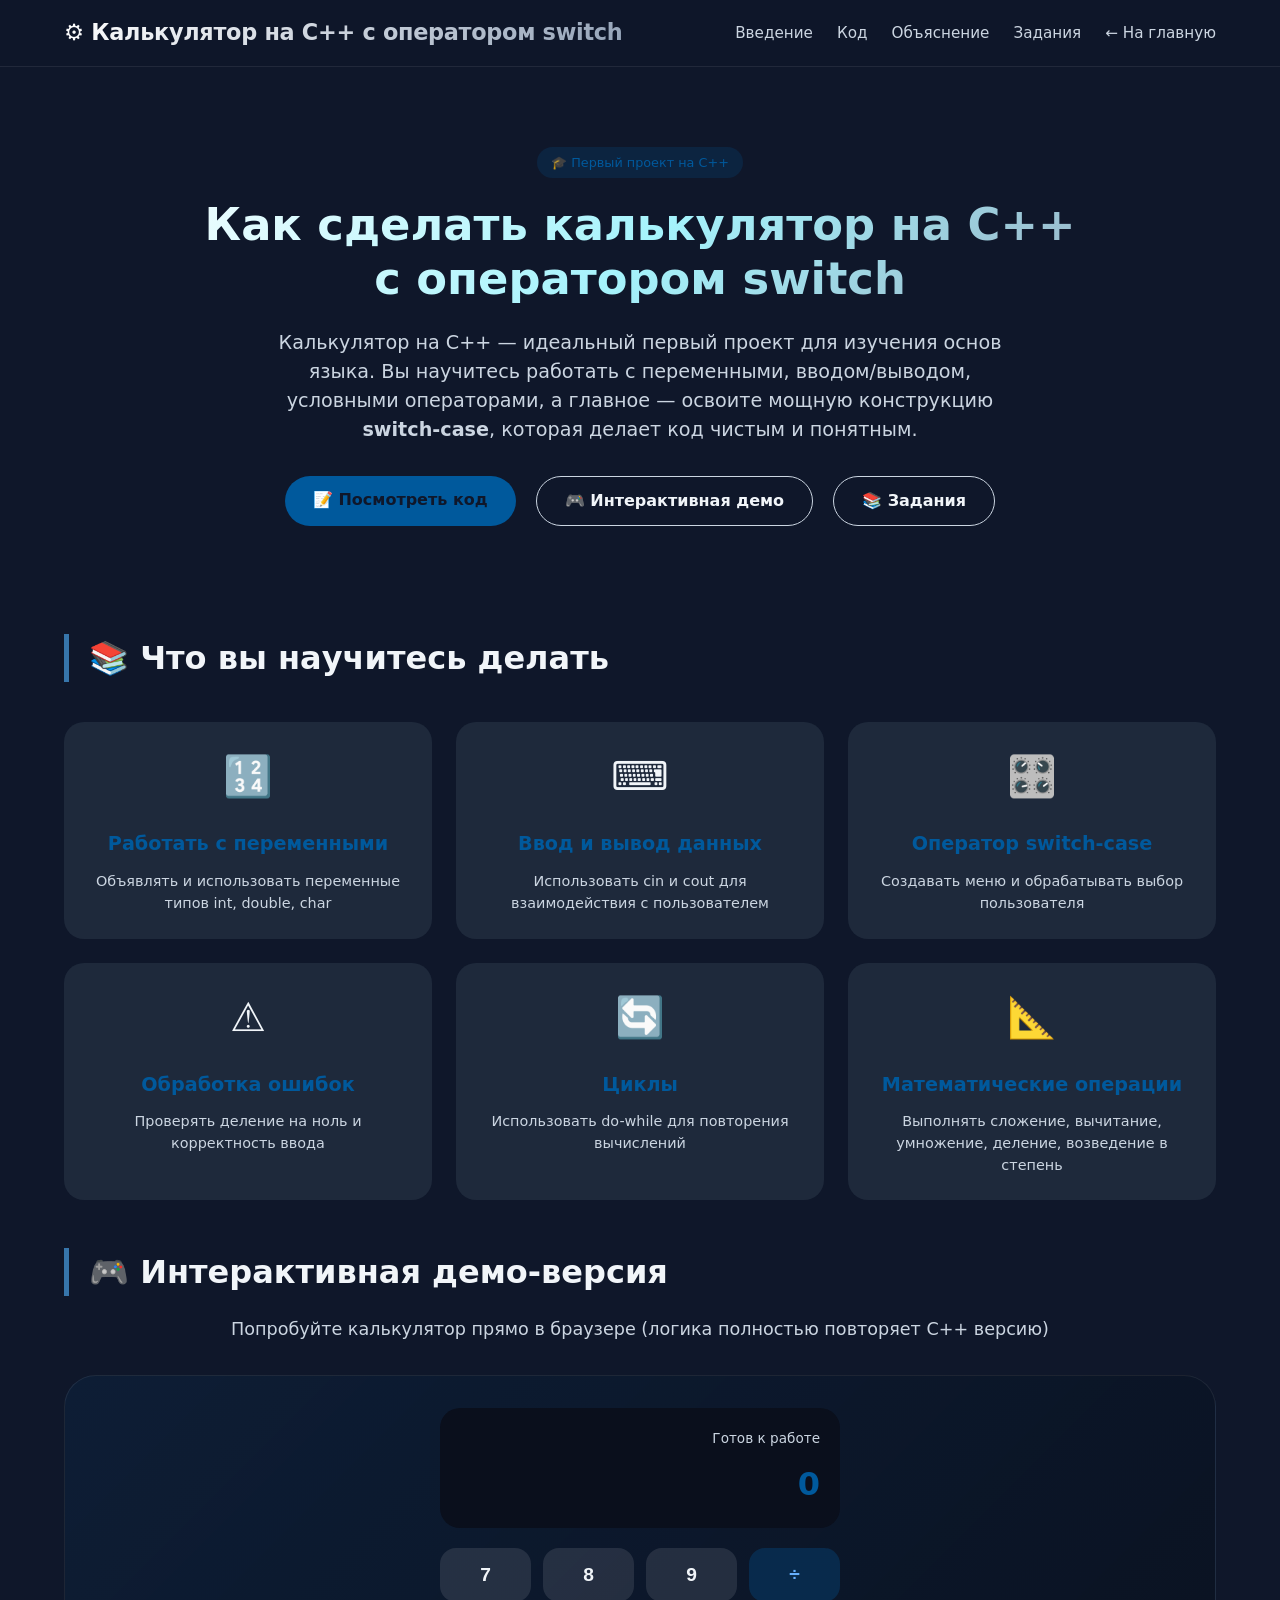
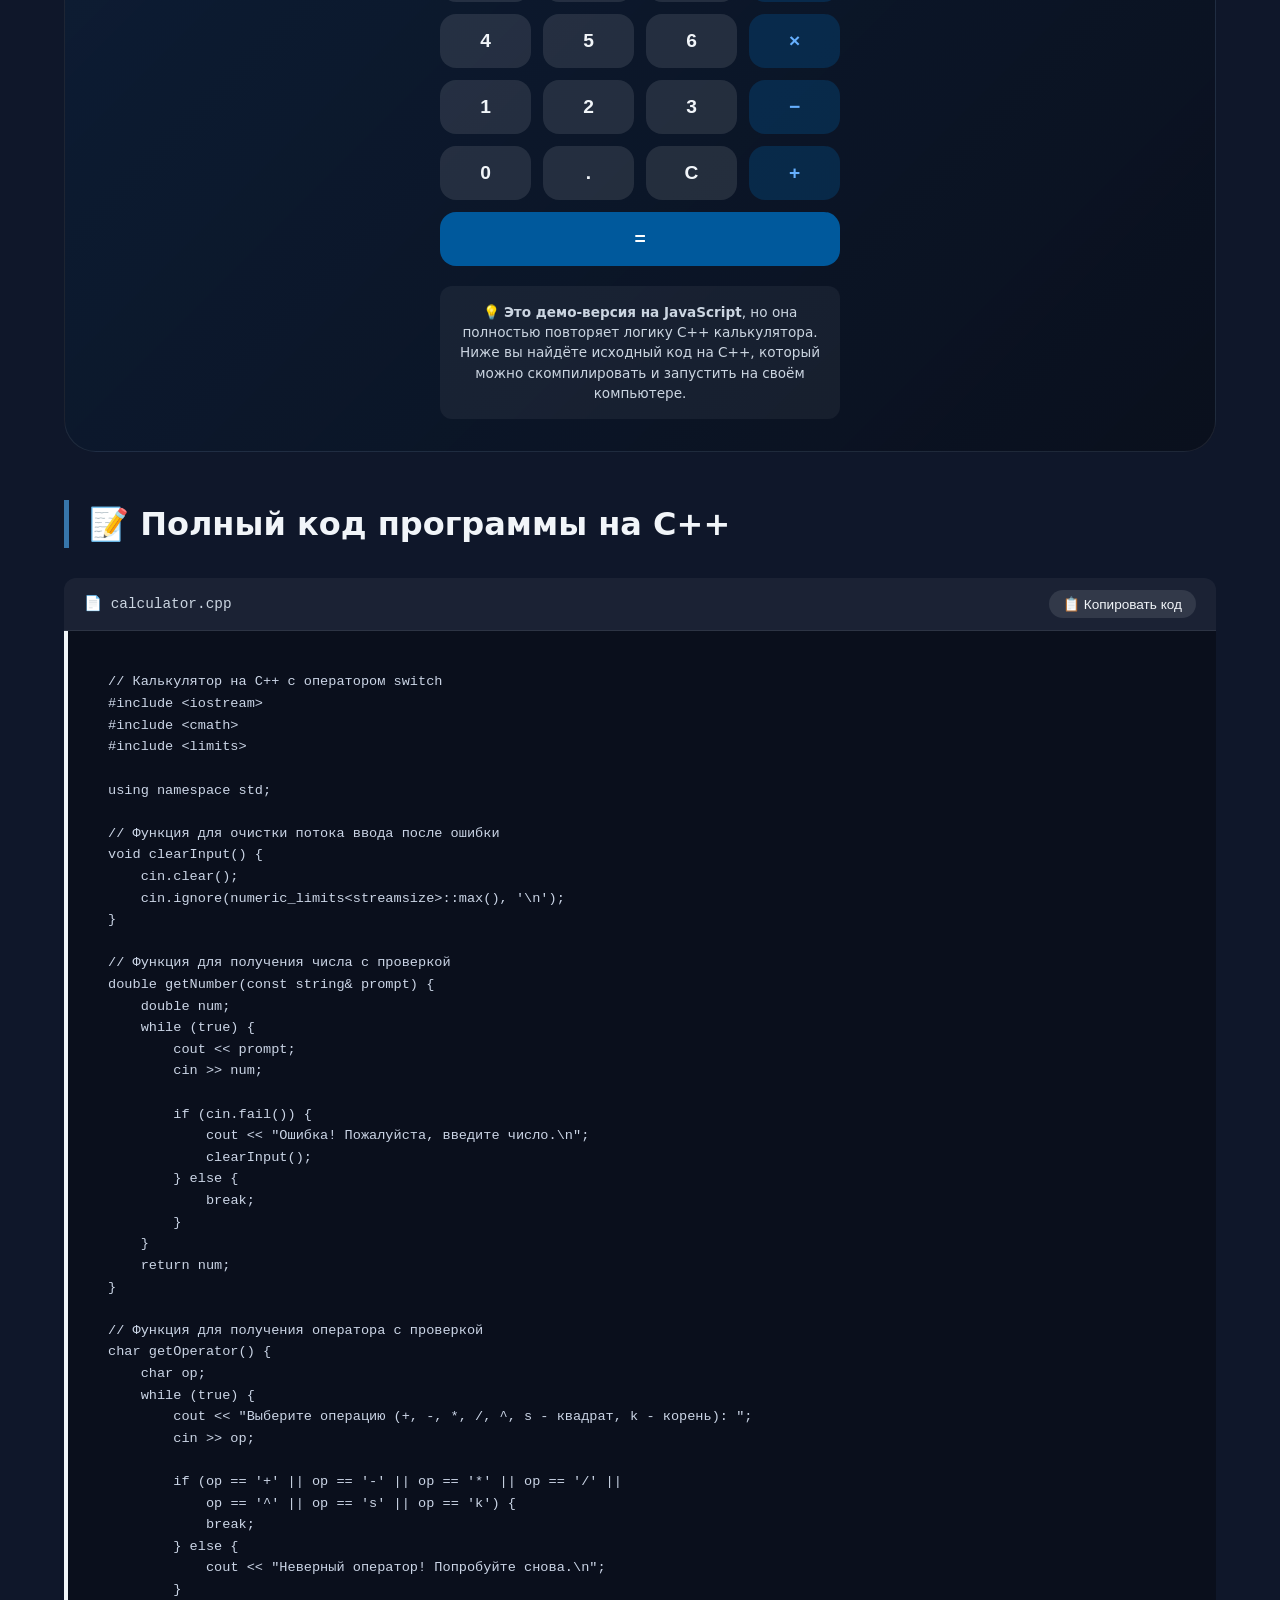
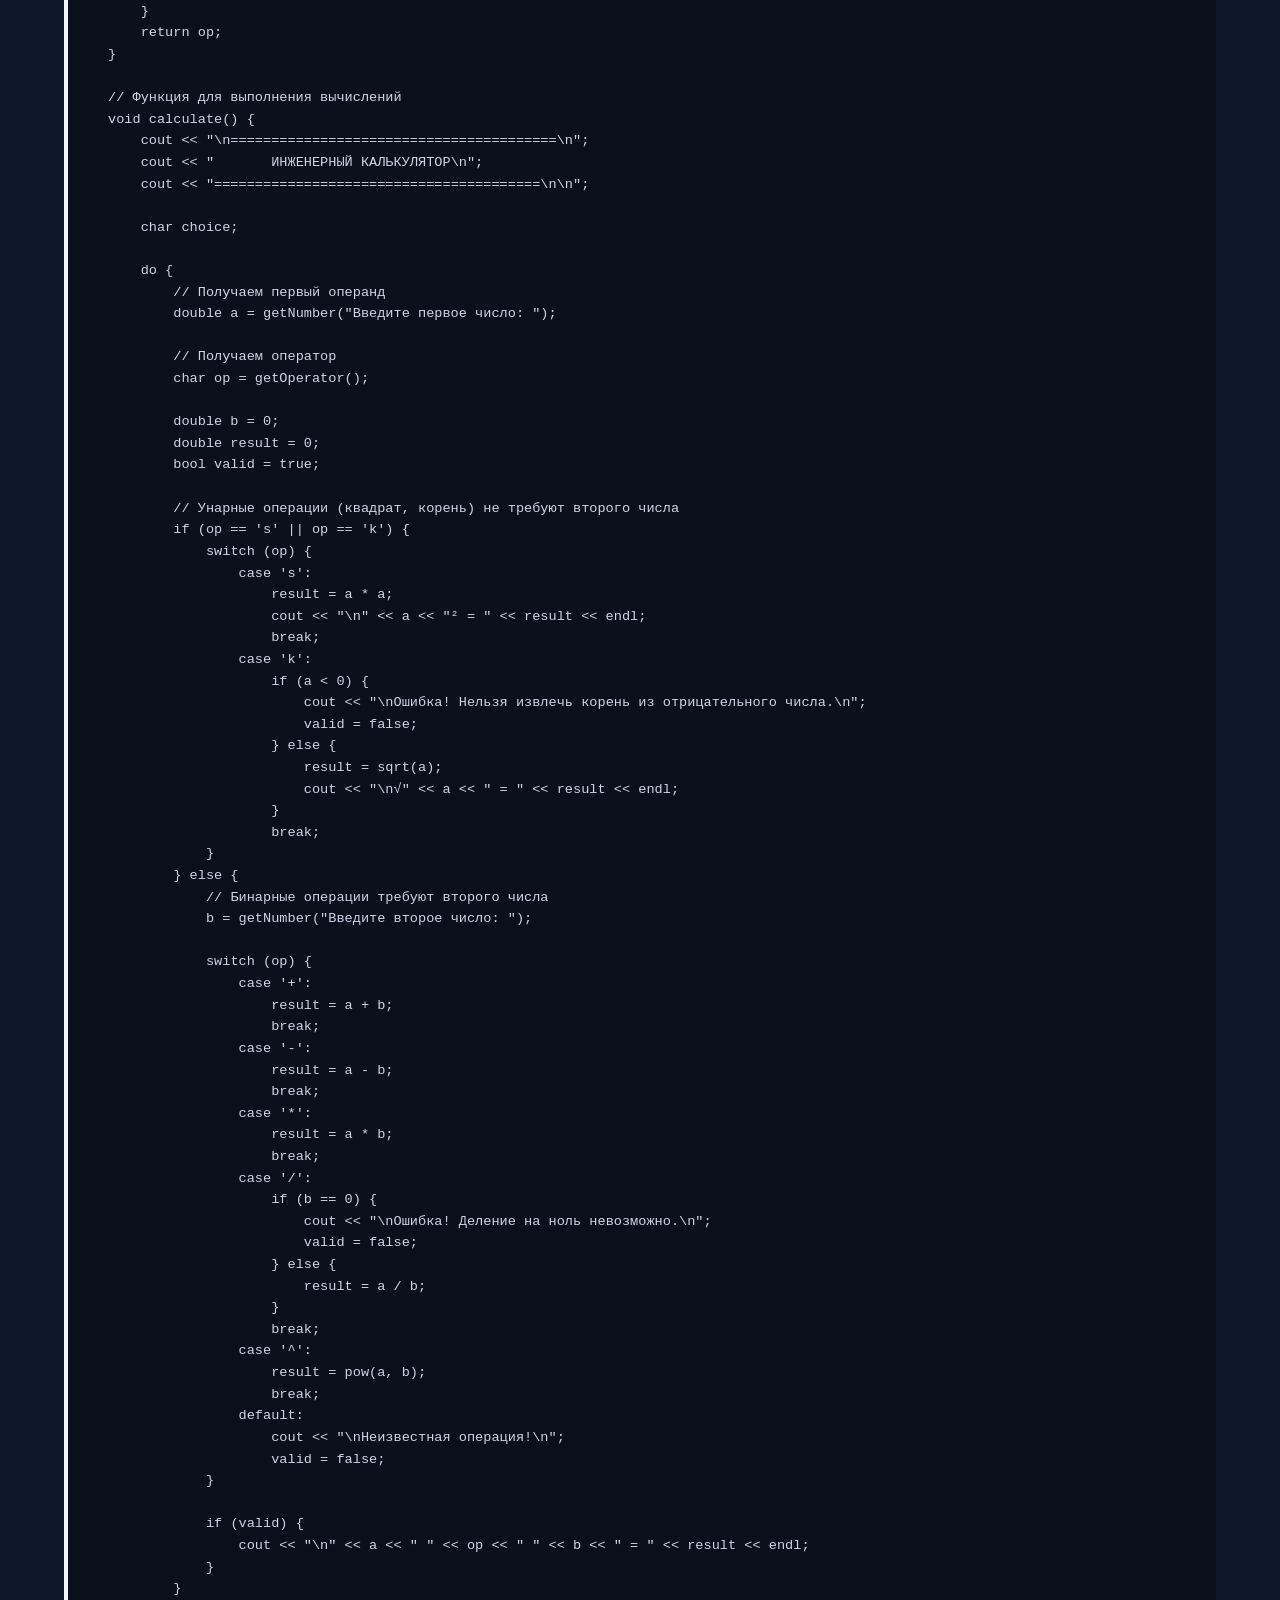
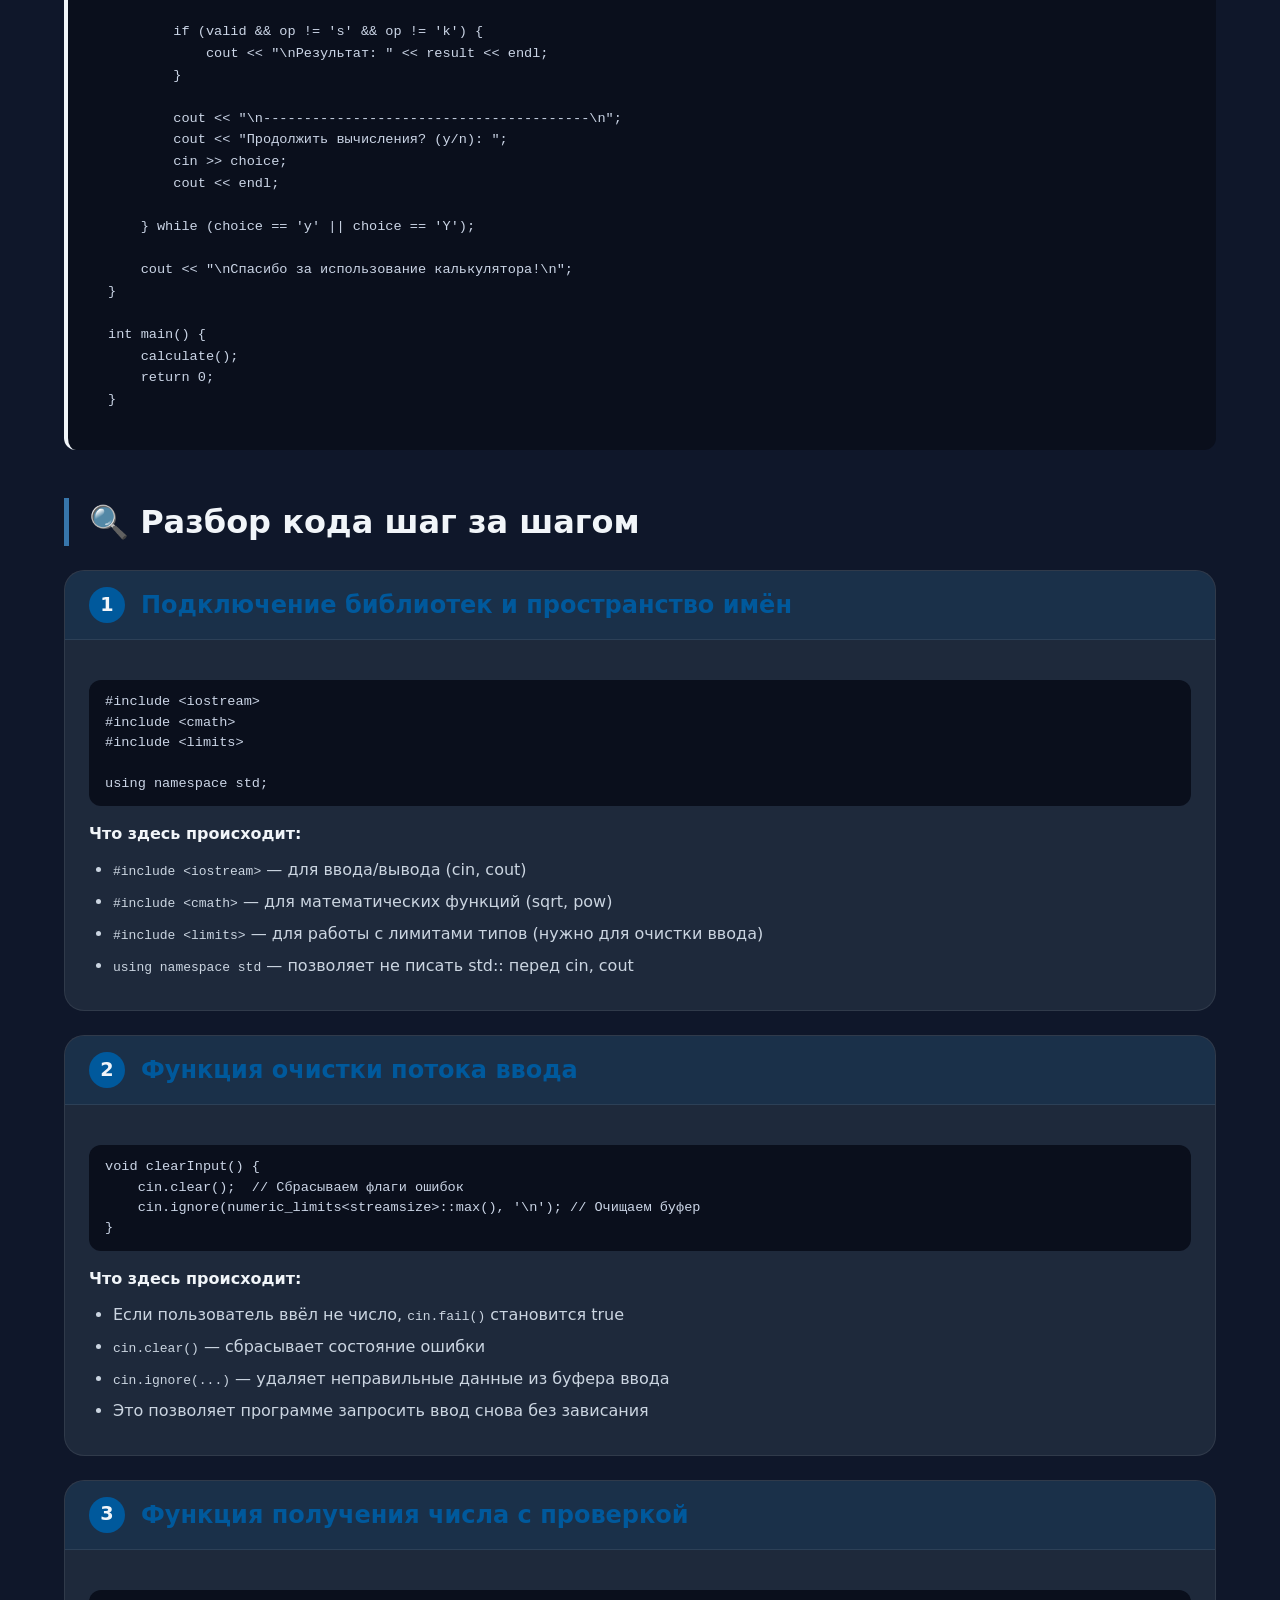
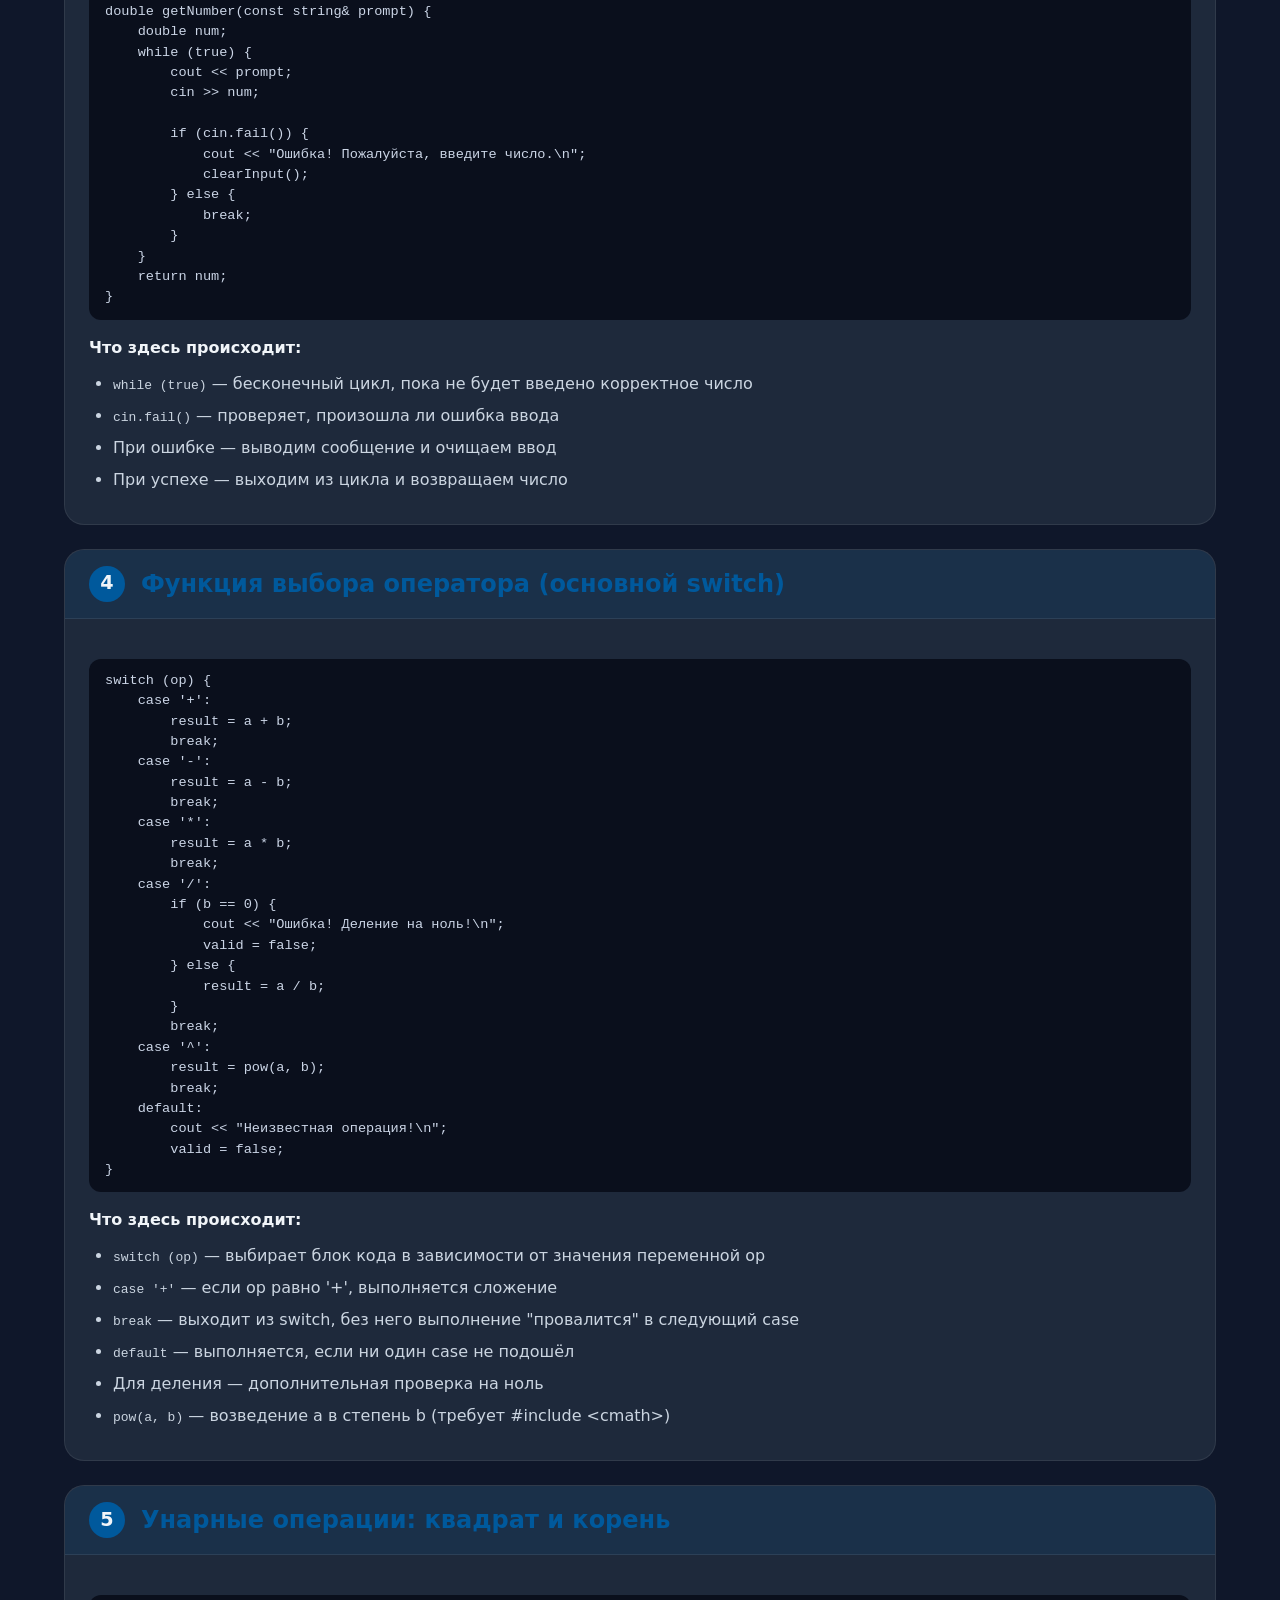
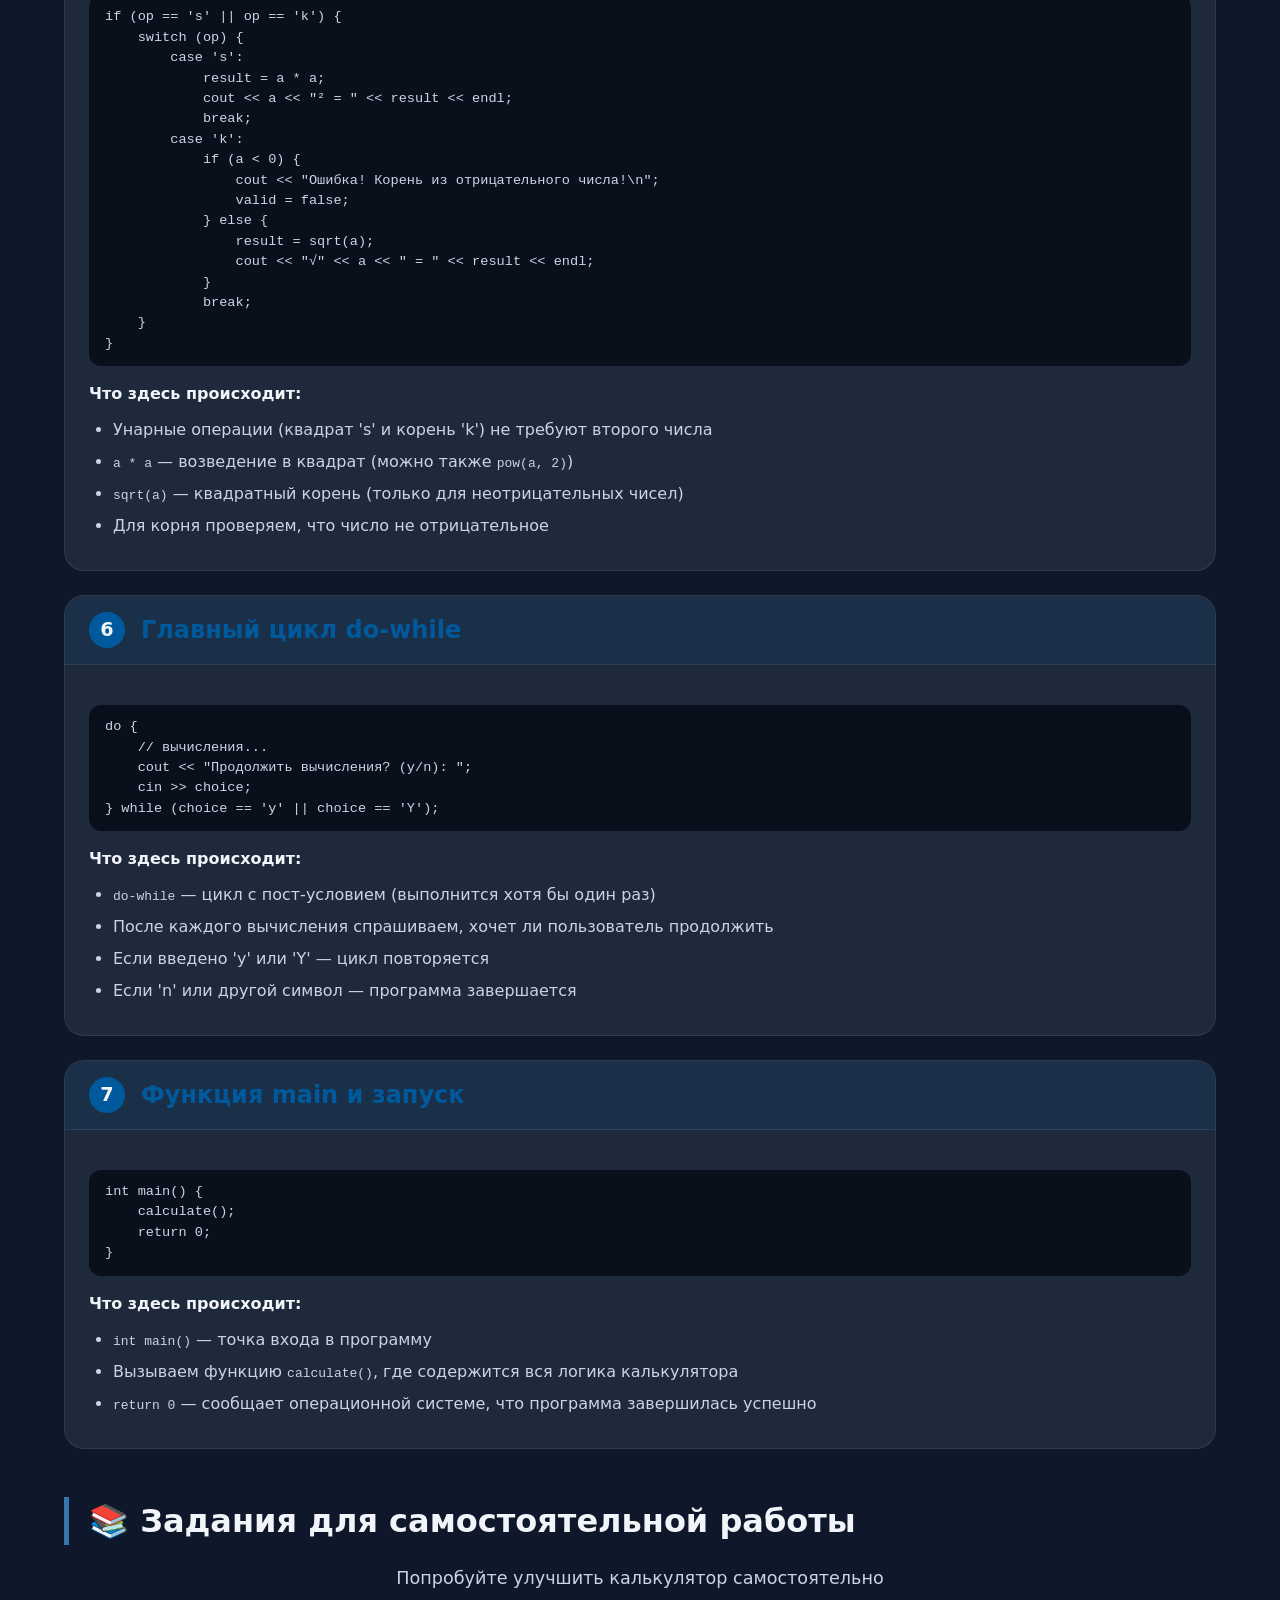
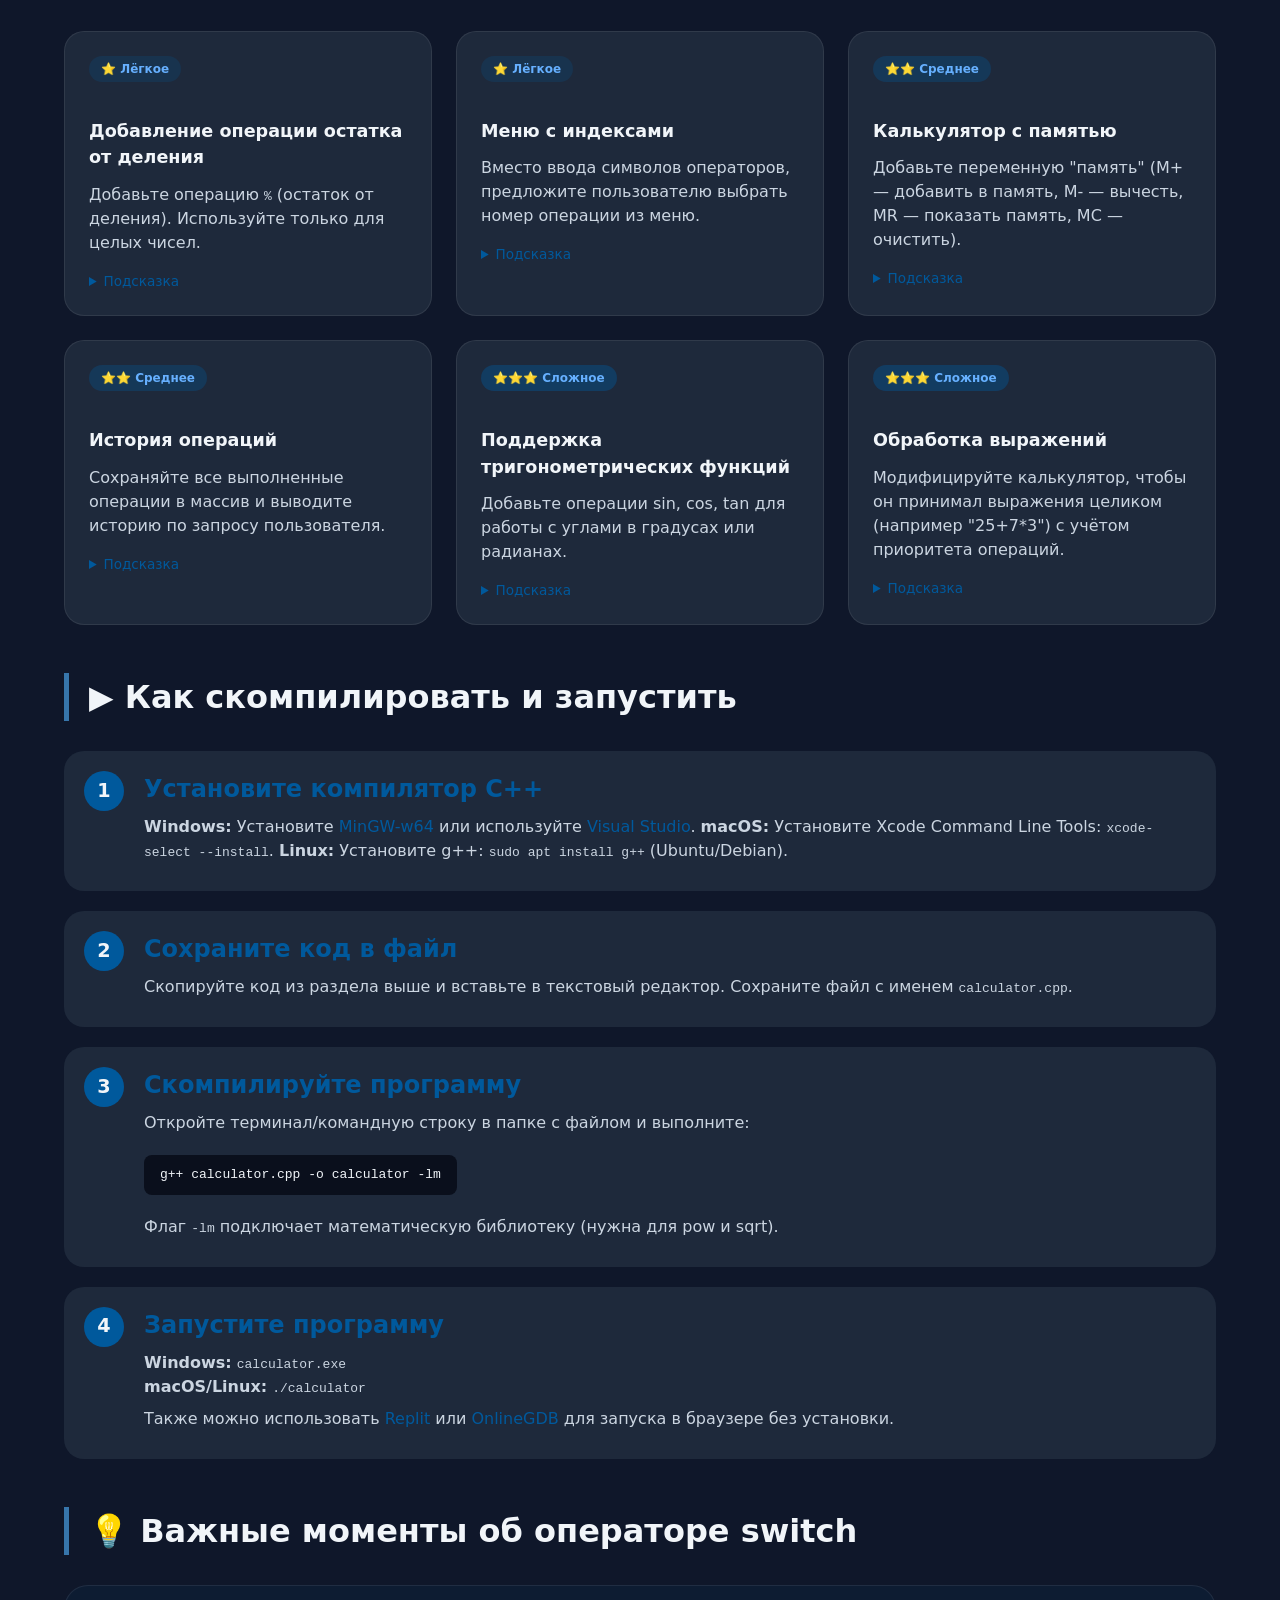
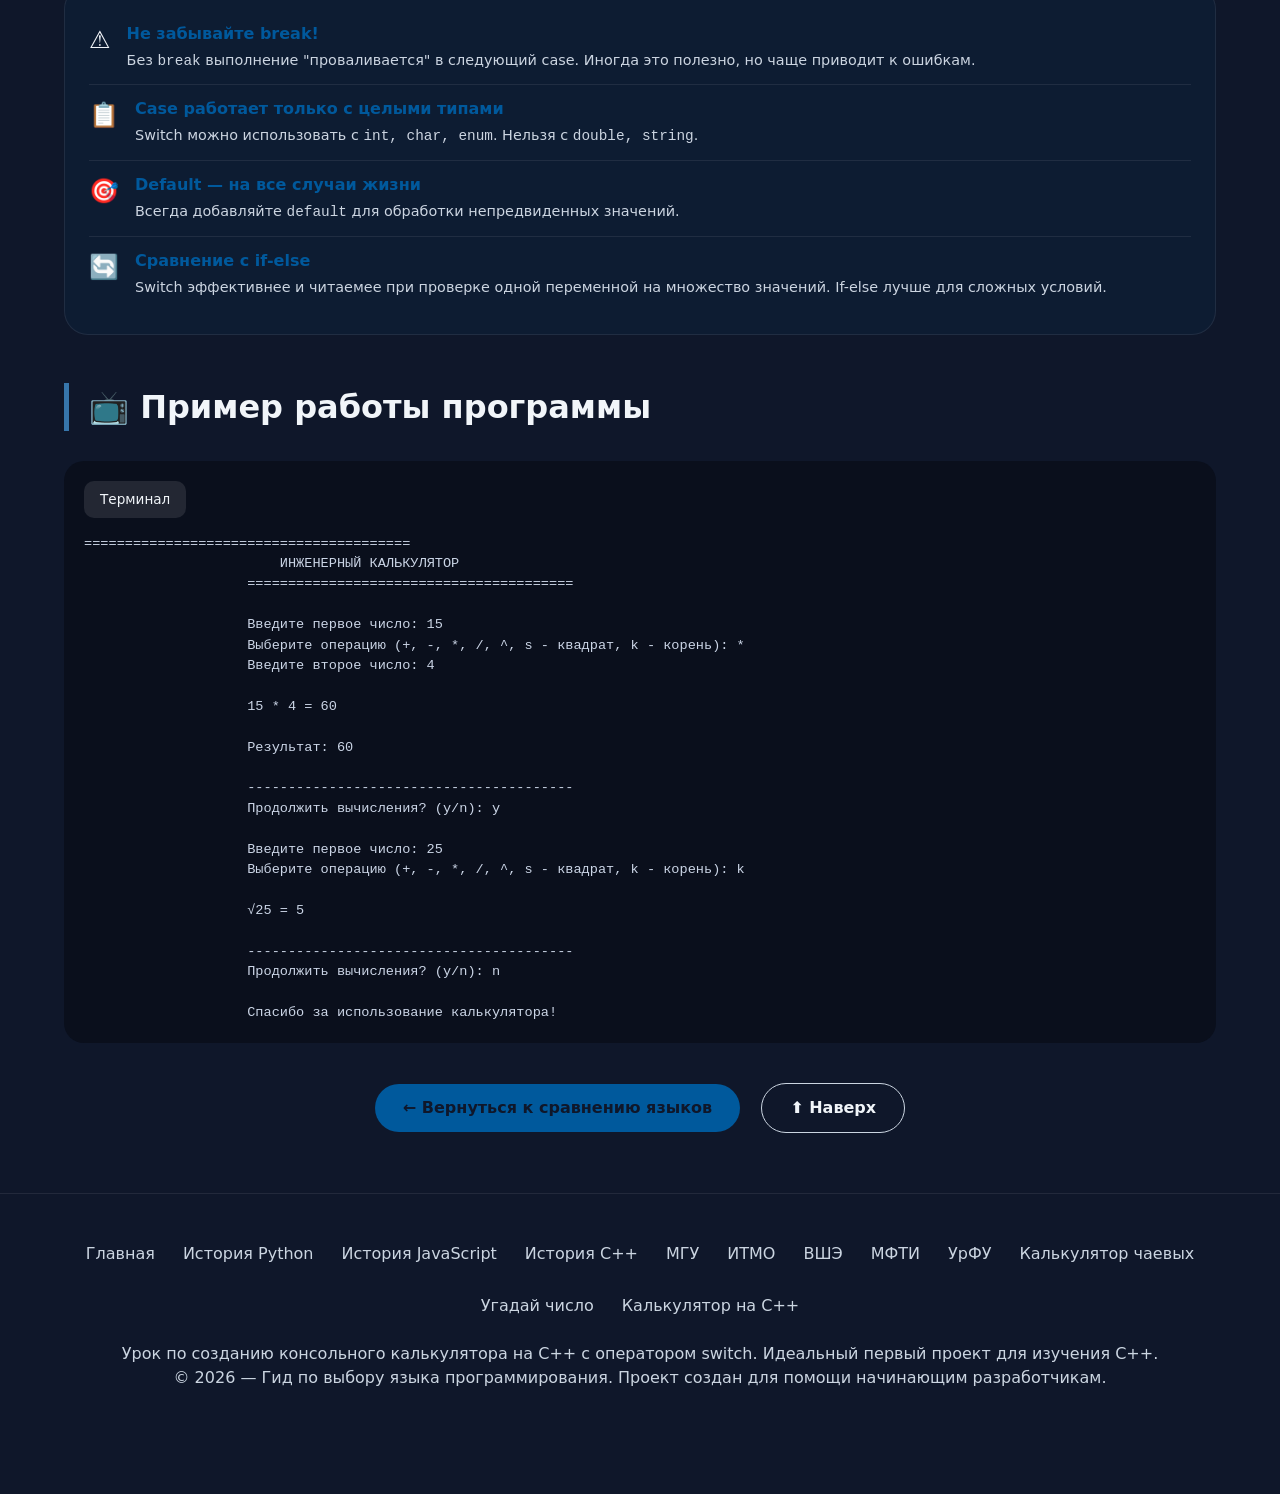
<file: cpp-switch-calculator.html>
<!DOCTYPE html>
<html lang="ru">
<head>
    <meta charset="UTF-8">
    <meta name="viewport" content="width=device-width, initial-scale=1.0">
    <title>Калькулятор на C++ (switch) | Урок для начинающих</title>
    <link rel="stylesheet" href="style.css">
    <link rel="stylesheet" href="cpp-switch-calculator.css">
</head>
<body>

<header class="header">
    <div class="container header-content">
        <div class="logo">
            <h1>⚙️ Калькулятор на C++ с оператором switch</h1>
        </div>
        <nav class="nav-menu">
            <ul>
                <li><a href="#intro">Введение</a></li>
                <li><a href="#code">Код</a></li>
                <li><a href="#explanation">Объяснение</a></li>
                <li><a href="#exercises">Задания</a></li>
                <li><a href="index.html">← На главную</a></li>
            </ul>
        </nav>
    </div>
</header>

<main>
    <div class="container">
        <!-- Hero секция -->
        <section class="hero" id="intro">
            <span class="hero-badge" style="background: rgba(0, 89, 156, 0.2); color: #00599C;">🎓 Первый проект на C++</span>
            <h1>Как сделать калькулятор на C++<br>с оператором switch</h1>
            <p>Калькулятор на C++ — идеальный первый проект для изучения основ языка. Вы научитесь работать с переменными, вводом/выводом, условными операторами, а главное — освоите мощную конструкцию <strong>switch-case</strong>, которая делает код чистым и понятным.</p>
            <div class="hero-buttons">
                <a href="#code" class="btn btn-primary" style="background: #00599C;">📝 Посмотреть код</a>
                <a href="#demo" class="btn btn-outline">🎮 Интерактивная демо</a>
                <a href="#exercises" class="btn btn-outline">📚 Задания</a>
            </div>
        </section>

        <!-- Что вы научитесь делать -->
        <section>
            <h2>📚 Что вы научитесь делать</h2>
            <div class="skills-grid">
                <div class="skill-card">
                    <div class="skill-icon">🔢</div>
                    <h3>Работать с переменными</h3>
                    <p>Объявлять и использовать переменные типов int, double, char</p>
                </div>
                <div class="skill-card">
                    <div class="skill-icon">⌨️</div>
                    <h3>Ввод и вывод данных</h3>
                    <p>Использовать cin и cout для взаимодействия с пользователем</p>
                </div>
                <div class="skill-card">
                    <div class="skill-icon">🎛️</div>
                    <h3>Оператор switch-case</h3>
                    <p>Создавать меню и обрабатывать выбор пользователя</p>
                </div>
                <div class="skill-card">
                    <div class="skill-icon">⚠️</div>
                    <h3>Обработка ошибок</h3>
                    <p>Проверять деление на ноль и корректность ввода</p>
                </div>
                <div class="skill-card">
                    <div class="skill-icon">🔄</div>
                    <h3>Циклы</h3>
                    <p>Использовать do-while для повторения вычислений</p>
                </div>
                <div class="skill-card">
                    <div class="skill-icon">📐</div>
                    <h3>Математические операции</h3>
                    <p>Выполнять сложение, вычитание, умножение, деление, возведение в степень</p>
                </div>
            </div>
        </section>

        <!-- Живая демо-версия (на JavaScript для браузера) -->
        <section id="demo">
            <h2>🎮 Интерактивная демо-версия</h2>
            <p class="section-subtitle">Попробуйте калькулятор прямо в браузере (логика полностью повторяет C++ версию)</p>
            
            <div class="demo-container">
                <div class="calculator-demo">
                    <div class="calc-display" id="calcDisplay">
                        <div class="calc-history" id="calcHistory">Готов к работе</div>
                        <div class="calc-result" id="calcResult">0</div>
                    </div>
                    <div class="calc-keys">
                        <div class="calc-row">
                            <button class="calc-key" data-action="number" data-value="7">7</button>
                            <button class="calc-key" data-action="number" data-value="8">8</button>
                            <button class="calc-key" data-action="number" data-value="9">9</button>
                            <button class="calc-key operator" data-action="operator" data-value="/">÷</button>
                        </div>
                        <div class="calc-row">
                            <button class="calc-key" data-action="number" data-value="4">4</button>
                            <button class="calc-key" data-action="number" data-value="5">5</button>
                            <button class="calc-key" data-action="number" data-value="6">6</button>
                            <button class="calc-key operator" data-action="operator" data-value="*">×</button>
                        </div>
                        <div class="calc-row">
                            <button class="calc-key" data-action="number" data-value="1">1</button>
                            <button class="calc-key" data-action="number" data-value="2">2</button>
                            <button class="calc-key" data-action="number" data-value="3">3</button>
                            <button class="calc-key operator" data-action="operator" data-value="-">−</button>
                        </div>
                        <div class="calc-row">
                            <button class="calc-key" data-action="number" data-value="0">0</button>
                            <button class="calc-key" data-action="decimal" data-value=".">.</button>
                            <button class="calc-key" data-action="clear">C</button>
                            <button class="calc-key operator" data-action="operator" data-value="+">+</button>
                        </div>
                        <div class="calc-row">
                            <button class="calc-key equal" data-action="equals" style="background: #00599C; width: 100%;">=</button>
                        </div>
                    </div>
                    <div class="demo-note">
                        <p>💡 <strong>Это демо-версия на JavaScript</strong>, но она полностью повторяет логику C++ калькулятора. Ниже вы найдёте исходный код на C++, который можно скомпилировать и запустить на своём компьютере.</p>
                    </div>
                </div>
            </div>
        </section>

        <!-- Полный код программы -->
        <section id="code">
            <h2>📝 Полный код программы на C++</h2>
            
            <div class="code-block-wrapper">
                <div class="code-header">
                    <span class="code-title">📄 calculator.cpp</span>
                    <button class="copy-btn" id="copy-all-code">📋 Копировать код</button>
                </div>
                <div class="code-block cpp-code-block">
                    <pre id="full-code"><code>// Калькулятор на C++ с оператором switch
#include &lt;iostream&gt;
#include &lt;cmath&gt;
#include &lt;limits&gt;

using namespace std;

// Функция для очистки потока ввода после ошибки
void clearInput() {
    cin.clear();
    cin.ignore(numeric_limits&lt;streamsize&gt;::max(), '\n');
}

// Функция для получения числа с проверкой
double getNumber(const string& prompt) {
    double num;
    while (true) {
        cout &lt;&lt; prompt;
        cin &gt;&gt; num;
        
        if (cin.fail()) {
            cout &lt;&lt; "Ошибка! Пожалуйста, введите число.\n";
            clearInput();
        } else {
            break;
        }
    }
    return num;
}

// Функция для получения оператора с проверкой
char getOperator() {
    char op;
    while (true) {
        cout &lt;&lt; "Выберите операцию (+, -, *, /, ^, s - квадрат, k - корень): ";
        cin &gt;&gt; op;
        
        if (op == '+' || op == '-' || op == '*' || op == '/' || 
            op == '^' || op == 's' || op == 'k') {
            break;
        } else {
            cout &lt;&lt; "Неверный оператор! Попробуйте снова.\n";
        }
    }
    return op;
}

// Функция для выполнения вычислений
void calculate() {
    cout &lt;&lt; "\n========================================\n";
    cout &lt;&lt; "       ИНЖЕНЕРНЫЙ КАЛЬКУЛЯТОР\n";
    cout &lt;&lt; "========================================\n\n";
    
    char choice;
    
    do {
        // Получаем первый операнд
        double a = getNumber("Введите первое число: ");
        
        // Получаем оператор
        char op = getOperator();
        
        double b = 0;
        double result = 0;
        bool valid = true;
        
        // Унарные операции (квадрат, корень) не требуют второго числа
        if (op == 's' || op == 'k') {
            switch (op) {
                case 's':
                    result = a * a;
                    cout &lt;&lt; "\n" &lt;&lt; a &lt;&lt; "² = " &lt;&lt; result &lt;&lt; endl;
                    break;
                case 'k':
                    if (a &lt; 0) {
                        cout &lt;&lt; "\nОшибка! Нельзя извлечь корень из отрицательного числа.\n";
                        valid = false;
                    } else {
                        result = sqrt(a);
                        cout &lt;&lt; "\n√" &lt;&lt; a &lt;&lt; " = " &lt;&lt; result &lt;&lt; endl;
                    }
                    break;
            }
        } else {
            // Бинарные операции требуют второго числа
            b = getNumber("Введите второе число: ");
            
            switch (op) {
                case '+':
                    result = a + b;
                    break;
                case '-':
                    result = a - b;
                    break;
                case '*':
                    result = a * b;
                    break;
                case '/':
                    if (b == 0) {
                        cout &lt;&lt; "\nОшибка! Деление на ноль невозможно.\n";
                        valid = false;
                    } else {
                        result = a / b;
                    }
                    break;
                case '^':
                    result = pow(a, b);
                    break;
                default:
                    cout &lt;&lt; "\nНеизвестная операция!\n";
                    valid = false;
            }
            
            if (valid) {
                cout &lt;&lt; "\n" &lt;&lt; a &lt;&lt; " " &lt;&lt; op &lt;&lt; " " &lt;&lt; b &lt;&lt; " = " &lt;&lt; result &lt;&lt; endl;
            }
        }
        
        if (valid && op != 's' && op != 'k') {
            cout &lt;&lt; "\nРезультат: " &lt;&lt; result &lt;&lt; endl;
        }
        
        cout &lt;&lt; "\n----------------------------------------\n";
        cout &lt;&lt; "Продолжить вычисления? (y/n): ";
        cin &gt;&gt; choice;
        cout &lt;&lt; endl;
        
    } while (choice == 'y' || choice == 'Y');
    
    cout &lt;&lt; "\nСпасибо за использование калькулятора!\n";
}

int main() {
    calculate();
    return 0;
}</code></pre>
                </div>
            </div>
        </section>

        <!-- Разбор кода по шагам -->
        <section id="explanation">
            <h2>🔍 Разбор кода шаг за шагом</h2>
            
            <div class="step-block">
                <div class="step-title">
                    <span class="step-number">1</span>
                    <h3>Подключение библиотек и пространство имён</h3>
                </div>
                <div class="step-content">
                    <div class="step-code">
                        <pre><code>#include &lt;iostream&gt;
#include &lt;cmath&gt;
#include &lt;limits&gt;

using namespace std;</code></pre>
                    </div>
                    <p><strong>Что здесь происходит:</strong></p>
                    <ul>
                        <li><code>#include &lt;iostream&gt;</code> — для ввода/вывода (cin, cout)</li>
                        <li><code>#include &lt;cmath&gt;</code> — для математических функций (sqrt, pow)</li>
                        <li><code>#include &lt;limits&gt;</code> — для работы с лимитами типов (нужно для очистки ввода)</li>
                        <li><code>using namespace std</code> — позволяет не писать std:: перед cin, cout</li>
                    </ul>
                </div>
            </div>

            <div class="step-block">
                <div class="step-title">
                    <span class="step-number">2</span>
                    <h3>Функция очистки потока ввода</h3>
                </div>
                <div class="step-content">
                    <div class="step-code">
                        <pre><code>void clearInput() {
    cin.clear();  // Сбрасываем флаги ошибок
    cin.ignore(numeric_limits&lt;streamsize&gt;::max(), '\n'); // Очищаем буфер
}</code></pre>
                    </div>
                    <p><strong>Что здесь происходит:</strong></p>
                    <ul>
                        <li>Если пользователь ввёл не число, <code>cin.fail()</code> становится true</li>
                        <li><code>cin.clear()</code> — сбрасывает состояние ошибки</li>
                        <li><code>cin.ignore(...)</code> — удаляет неправильные данные из буфера ввода</li>
                        <li>Это позволяет программе запросить ввод снова без зависания</li>
                    </ul>
                </div>
            </div>

            <div class="step-block">
                <div class="step-title">
                    <span class="step-number">3</span>
                    <h3>Функция получения числа с проверкой</h3>
                </div>
                <div class="step-content">
                    <div class="step-code">
                        <pre><code>double getNumber(const string& prompt) {
    double num;
    while (true) {
        cout &lt;&lt; prompt;
        cin &gt;&gt; num;
        
        if (cin.fail()) {
            cout &lt;&lt; "Ошибка! Пожалуйста, введите число.\n";
            clearInput();
        } else {
            break;
        }
    }
    return num;
}</code></pre>
                    </div>
                    <p><strong>Что здесь происходит:</strong></p>
                    <ul>
                        <li><code>while (true)</code> — бесконечный цикл, пока не будет введено корректное число</li>
                        <li><code>cin.fail()</code> — проверяет, произошла ли ошибка ввода</li>
                        <li>При ошибке — выводим сообщение и очищаем ввод</li>
                        <li>При успехе — выходим из цикла и возвращаем число</li>
                    </ul>
                </div>
            </div>

            <div class="step-block">
                <div class="step-title">
                    <span class="step-number">4</span>
                    <h3>Функция выбора оператора (основной switch)</h3>
                </div>
                <div class="step-content">
                    <div class="step-code">
                        <pre><code>switch (op) {
    case '+':
        result = a + b;
        break;
    case '-':
        result = a - b;
        break;
    case '*':
        result = a * b;
        break;
    case '/':
        if (b == 0) {
            cout &lt;&lt; "Ошибка! Деление на ноль!\n";
            valid = false;
        } else {
            result = a / b;
        }
        break;
    case '^':
        result = pow(a, b);
        break;
    default:
        cout &lt;&lt; "Неизвестная операция!\n";
        valid = false;
}</code></pre>
                    </div>
                    <p><strong>Что здесь происходит:</strong></p>
                    <ul>
                        <li><code>switch (op)</code> — выбирает блок кода в зависимости от значения переменной op</li>
                        <li><code>case '+'</code> — если op равно '+', выполняется сложение</li>
                        <li><code>break</code> — выходит из switch, без него выполнение "провалится" в следующий case</li>
                        <li><code>default</code> — выполняется, если ни один case не подошёл</li>
                        <li>Для деления — дополнительная проверка на ноль</li>
                        <li><code>pow(a, b)</code> — возведение a в степень b (требует #include &lt;cmath&gt;)</li>
                    </ul>
                </div>
            </div>

            <div class="step-block">
                <div class="step-title">
                    <span class="step-number">5</span>
                    <h3>Унарные операции: квадрат и корень</h3>
                </div>
                <div class="step-content">
                    <div class="step-code">
                        <pre><code>if (op == 's' || op == 'k') {
    switch (op) {
        case 's':
            result = a * a;
            cout &lt;&lt; a &lt;&lt; "² = " &lt;&lt; result &lt;&lt; endl;
            break;
        case 'k':
            if (a &lt; 0) {
                cout &lt;&lt; "Ошибка! Корень из отрицательного числа!\n";
                valid = false;
            } else {
                result = sqrt(a);
                cout &lt;&lt; "√" &lt;&lt; a &lt;&lt; " = " &lt;&lt; result &lt;&lt; endl;
            }
            break;
    }
}</code></pre>
                    </div>
                    <p><strong>Что здесь происходит:</strong></p>
                    <ul>
                        <li>Унарные операции (квадрат 's' и корень 'k') не требуют второго числа</li>
                        <li><code>a * a</code> — возведение в квадрат (можно также <code>pow(a, 2)</code>)</li>
                        <li><code>sqrt(a)</code> — квадратный корень (только для неотрицательных чисел)</li>
                        <li>Для корня проверяем, что число не отрицательное</li>
                    </ul>
                </div>
            </div>

            <div class="step-block">
                <div class="step-title">
                    <span class="step-number">6</span>
                    <h3>Главный цикл do-while</h3>
                </div>
                <div class="step-content">
                    <div class="step-code">
                        <pre><code>do {
    // вычисления...
    cout &lt;&lt; "Продолжить вычисления? (y/n): ";
    cin &gt;&gt; choice;
} while (choice == 'y' || choice == 'Y');</code></pre>
                    </div>
                    <p><strong>Что здесь происходит:</strong></p>
                    <ul>
                        <li><code>do-while</code> — цикл с пост-условием (выполнится хотя бы один раз)</li>
                        <li>После каждого вычисления спрашиваем, хочет ли пользователь продолжить</li>
                        <li>Если введено 'y' или 'Y' — цикл повторяется</li>
                        <li>Если 'n' или другой символ — программа завершается</li>
                    </ul>
                </div>
            </div>

            <div class="step-block">
                <div class="step-title">
                    <span class="step-number">7</span>
                    <h3>Функция main и запуск</h3>
                </div>
                <div class="step-content">
                    <div class="step-code">
                        <pre><code>int main() {
    calculate();
    return 0;
}</code></pre>
                    </div>
                    <p><strong>Что здесь происходит:</strong></p>
                    <ul>
                        <li><code>int main()</code> — точка входа в программу</li>
                        <li>Вызываем функцию <code>calculate()</code>, где содержится вся логика калькулятора</li>
                        <li><code>return 0</code> — сообщает операционной системе, что программа завершилась успешно</li>
                    </ul>
                </div>
            </div>
        </section>

        <!-- Задания для самостоятельной работы -->
        <section id="exercises">
            <h2>📚 Задания для самостоятельной работы</h2>
            <p class="section-subtitle">Попробуйте улучшить калькулятор самостоятельно</p>
            
            <div class="exercises-grid">
                <div class="exercise-card">
                    <div class="exercise-level easy">⭐ Лёгкое</div>
                    <h3>Добавление операции остатка от деления</h3>
                    <p>Добавьте операцию <code>%</code> (остаток от деления). Используйте только для целых чисел.</p>
                    <details>
                        <summary>Подсказка</summary>
                        <p>Добавьте <code>case '%': result = (int)a % (int)b;</code> и не забудьте добавить '%' в меню выбора оператора.</p>
                    </details>
                </div>
                
                <div class="exercise-card">
                    <div class="exercise-level easy">⭐ Лёгкое</div>
                    <h3>Меню с индексами</h3>
                    <p>Вместо ввода символов операторов, предложите пользователю выбрать номер операции из меню.</p>
                    <details>
                        <summary>Подсказка</summary>
                        <p>Выведите меню: "1. Сложение, 2. Вычитание..." и используйте switch для чисел.</p>
                    </details>
                </div>
                
                <div class="exercise-card">
                    <div class="exercise-level medium">⭐⭐ Среднее</div>
                    <h3>Калькулятор с памятью</h3>
                    <p>Добавьте переменную "память" (M+ — добавить в память, M- — вычесть, MR — показать память, MC — очистить).</p>
                    <details>
                        <summary>Подсказка</summary>
                        <p>Объявите переменную <code>memory = 0</code> и добавьте соответствующие операции в switch.</p>
                    </details>
                </div>
                
                <div class="exercise-card">
                    <div class="exercise-level medium">⭐⭐ Среднее</div>
                    <h3>История операций</h3>
                    <p>Сохраняйте все выполненные операции в массив и выводите историю по запросу пользователя.</p>
                    <details>
                        <summary>Подсказка</summary>
                        <p>Используйте <code>vector&lt;string&gt;</code> для хранения строк с операциями.</p>
                    </details>
                </div>
                
                <div class="exercise-card">
                    <div class="exercise-level hard">⭐⭐⭐ Сложное</div>
                    <h3>Поддержка тригонометрических функций</h3>
                    <p>Добавьте операции sin, cos, tan для работы с углами в градусах или радианах.</p>
                    <details>
                        <summary>Подсказка</summary>
                        <p>Используйте <code>sin()</code>, <code>cos()</code>, <code>tan()</code> из библиотеки cmath. Для перевода градусов в радианы: радианы = градусы * M_PI / 180.</p>
                    </details>
                </div>
                
                <div class="exercise-card">
                    <div class="exercise-level hard">⭐⭐⭐ Сложное</div>
                    <h3>Обработка выражений</h3>
                    <p>Модифицируйте калькулятор, чтобы он принимал выражения целиком (например "25+7*3") с учётом приоритета операций.</p>
                    <details>
                        <summary>Подсказка</summary>
                        <p>Это сложная задача! Потребуется разбить строку на токены и реализовать алгоритм сортировочной станции.</p>
                    </details>
                </div>
            </div>
        </section>

        <!-- Как скомпилировать и запустить -->
        <section>
            <h2>▶️ Как скомпилировать и запустить</h2>
            <div class="how-to-run">
                <div class="run-step">
                    <div class="run-step-num">1</div>
                    <div class="run-step-content">
                        <h3>Установите компилятор C++</h3>
                        <p><strong>Windows:</strong> Установите <a href="https://code.visualstudio.com/docs/cpp/config-mingw" target="_blank">MinGW-w64</a> или используйте <a href="https://visualstudio.microsoft.com/" target="_blank">Visual Studio</a>. <strong>macOS:</strong> Установите Xcode Command Line Tools: <code>xcode-select --install</code>. <strong>Linux:</strong> Установите g++: <code>sudo apt install g++</code> (Ubuntu/Debian).</p>
                    </div>
                </div>
                <div class="run-step">
                    <div class="run-step-num">2</div>
                    <div class="run-step-content">
                        <h3>Сохраните код в файл</h3>
                        <p>Скопируйте код из раздела выше и вставьте в текстовый редактор. Сохраните файл с именем <code>calculator.cpp</code>.</p>
                    </div>
                </div>
                <div class="run-step">
                    <div class="run-step-num">3</div>
                    <div class="run-step-content">
                        <h3>Скомпилируйте программу</h3>
                        <p>Откройте терминал/командную строку в папке с файлом и выполните:</p>
                        <div class="terminal-command">g++ calculator.cpp -o calculator -lm</div>
                        <p>Флаг <code>-lm</code> подключает математическую библиотеку (нужна для pow и sqrt).</p>
                    </div>
                </div>
                <div class="run-step">
                    <div class="run-step-num">4</div>
                    <div class="run-step-content">
                        <h3>Запустите программу</h3>
                        <p><strong>Windows:</strong> <code>calculator.exe</code><br>
                        <strong>macOS/Linux:</strong> <code>./calculator</code></p>
                        <p>Также можно использовать <a href="https://replit.com" target="_blank">Replit</a> или <a href="https://onlinegdb.com" target="_blank">OnlineGDB</a> для запуска в браузере без установки.</p>
                    </div>
                </div>
            </div>
        </section>

        <!-- Ключевые моменты о switch -->
        <section>
            <h2>💡 Важные моменты об операторе switch</h2>
            <div class="important-block">
                <div class="important-item">
                    <div class="important-icon">⚠️</div>
                    <div class="important-content">
                        <h3>Не забывайте break!</h3>
                        <p>Без <code>break</code> выполнение "проваливается" в следующий case. Иногда это полезно, но чаще приводит к ошибкам.</p>
                    </div>
                </div>
                <div class="important-item">
                    <div class="important-icon">📋</div>
                    <div class="important-content">
                        <h3>Case работает только с целыми типами</h3>
                        <p>Switch можно использовать с <code>int, char, enum</code>. Нельзя с <code>double, string</code>.</p>
                    </div>
                </div>
                <div class="important-item">
                    <div class="important-icon">🎯</div>
                    <div class="important-content">
                        <h3>Default — на все случаи жизни</h3>
                        <p>Всегда добавляйте <code>default</code> для обработки непредвиденных значений.</p>
                    </div>
                </div>
                <div class="important-item">
                    <div class="important-icon">🔄</div>
                    <div class="important-content">
                        <h3>Сравнение с if-else</h3>
                        <p>Switch эффективнее и читаемее при проверке одной переменной на множество значений. If-else лучше для сложных условий.</p>
                    </div>
                </div>
            </div>
        </section>

        <!-- Пример работы программы -->
        <section>
            <h2>📺 Пример работы программы</h2>
            <div class="example-block">
                <div class="example-title">Терминал</div>
                <div class="example-output">
                    <pre>========================================
                        ИНЖЕНЕРНЫЙ КАЛЬКУЛЯТОР
                    ========================================

                    Введите первое число: 15
                    Выберите операцию (+, -, *, /, ^, s - квадрат, k - корень): *
                    Введите второе число: 4

                    15 * 4 = 60

                    Результат: 60

                    ----------------------------------------
                    Продолжить вычисления? (y/n): y

                    Введите первое число: 25
                    Выберите операцию (+, -, *, /, ^, s - квадрат, k - корень): k

                    √25 = 5

                    ----------------------------------------
                    Продолжить вычисления? (y/n): n

                    Спасибо за использование калькулятора!</pre>
                </div>
            </div>
        </section>

        <!-- Кнопка возврата -->
        <div style="text-align: center; margin: 40px 0 60px;">
            <a href="index.html" class="btn btn-primary" style="background: #00599C;">← Вернуться к сравнению языков</a>
            <a href="#intro" class="btn btn-outline" style="margin-left: 16px;">⬆ Наверх</a>
        </div>
    </div>
</main>

<footer class="footer">
    <div class="container">
        <div class="footer-links">
            <a href="index.html">Главная</a>
            <a href="python-history.html">История Python</a>
            <a href="js-history.html">История JavaScript</a>
            <a href="cpp-history.html">История C++</a>
            <a href="msu.html">МГУ</a>
            <a href="itmo.html">ИТМО</a>
            <a href="hse.html">ВШЭ</a>
            <a href="mipt.html">МФТИ</a>
            <a href="urfu.html">УрФУ</a>
            <a href="tip-calculator-python.html">Калькулятор чаевых</a>
            <a href="guess-number-js.html">Угадай число</a>
            <a href="cpp-switch-calculator.html">Калькулятор на C++</a>
        </div>
        <p>Урок по созданию консольного калькулятора на C++ с оператором switch. Идеальный первый проект для изучения C++.</p>
        <p>© 2026 — Гид по выбору языка программирования. Проект создан для помощи начинающим разработчикам.</p>
    </div>
</footer>

<script>
    // Копирование кода
    document.getElementById('copy-all-code').addEventListener('click', function() {
        const codeElement = document.getElementById('full-code');
        const code = codeElement.textContent;
        
        navigator.clipboard.writeText(code).then(() => {
            const originalText = this.textContent;
            this.textContent = '✅ Скопировано!';
            setTimeout(() => {
                this.textContent = originalText;
            }, 2000);
        });
    });
    
    // Демо-калькулятор (JavaScript для браузера)
    let currentInput = '0';
    let previousInput = '';
    let currentOperator = null;
    let waitingForOperand = false;
    
    function updateDisplay() {
        document.getElementById('calcResult').textContent = currentInput;
    }
    
    function inputDigit(digit) {
        if (waitingForOperand) {
            currentInput = digit;
            waitingForOperand = false;
        } else {
            currentInput = currentInput === '0' ? digit : currentInput + digit;
        }
        updateDisplay();
    }
    
    function inputDecimal() {
        if (waitingForOperand) {
            currentInput = '0.';
            waitingForOperand = false;
        } else if (currentInput.indexOf('.') === -1) {
            currentInput += '.';
        }
        updateDisplay();
    }
    
    function clearCalculator() {
        currentInput = '0';
        previousInput = '';
        currentOperator = null;
        waitingForOperand = false;
        document.getElementById('calcHistory').textContent = 'Готов к работе';
        updateDisplay();
    }
    
    function performOperation(operator) {
        if (currentOperator && !waitingForOperand) {
            const current = parseFloat(currentInput);
            const previous = parseFloat(previousInput);
            let result;
            
            switch (currentOperator) {
                case '+':
                    result = previous + current;
                    break;
                case '-':
                    result = previous - current;
                    break;
                case '*':
                    result = previous * current;
                    break;
                case '/':
                    if (current === 0) {
                        document.getElementById('calcHistory').textContent = 'Ошибка: деление на ноль!';
                        clearCalculator();
                        return;
                    }
                    result = previous / current;
                    break;
                default:
                    return;
            }
            
            currentInput = String(result);
            updateDisplay();
            document.getElementById('calcHistory').textContent = `${previous} ${currentOperator} ${current} = ${result}`;
        }
        
        previousInput = currentInput;
        currentOperator = operator;
        waitingForOperand = true;
    }
    
    function calculateResult() {
        if (currentOperator && !waitingForOperand) {
            const current = parseFloat(currentInput);
            const previous = parseFloat(previousInput);
            let result;
            
            switch (currentOperator) {
                case '+':
                    result = previous + current;
                    break;
                case '-':
                    result = previous - current;
                    break;
                case '*':
                    result = previous * current;
                    break;
                case '/':
                    if (current === 0) {
                        document.getElementById('calcHistory').textContent = 'Ошибка: деление на ноль!';
                        clearCalculator();
                        return;
                    }
                    result = previous / current;
                    break;
                default:
                    return;
            }
            
            currentInput = String(result);
            updateDisplay();
            document.getElementById('calcHistory').textContent = `${previous} ${currentOperator} ${current} = ${result}`;
            currentOperator = null;
            waitingForOperand = true;
        }
    }
    
    document.querySelectorAll('.calc-key').forEach(btn => {
        btn.addEventListener('click', () => {
            const action = btn.getAttribute('data-action');
            
            if (action === 'number') {
                inputDigit(btn.getAttribute('data-value'));
            } else if (action === 'decimal') {
                inputDecimal();
            } else if (action === 'clear') {
                clearCalculator();
            } else if (action === 'operator') {
                performOperation(btn.getAttribute('data-value'));
            } else if (action === 'equals') {
                calculateResult();
            }
        });
    });
    
    // FAQ аккордеон
    document.querySelectorAll('.faq-question').forEach(question => {
        question.addEventListener('click', () => {
            const faqItem = question.parentElement;
            faqItem.classList.toggle('active');
        });
    });
</script>
</body>
</html>
</file>
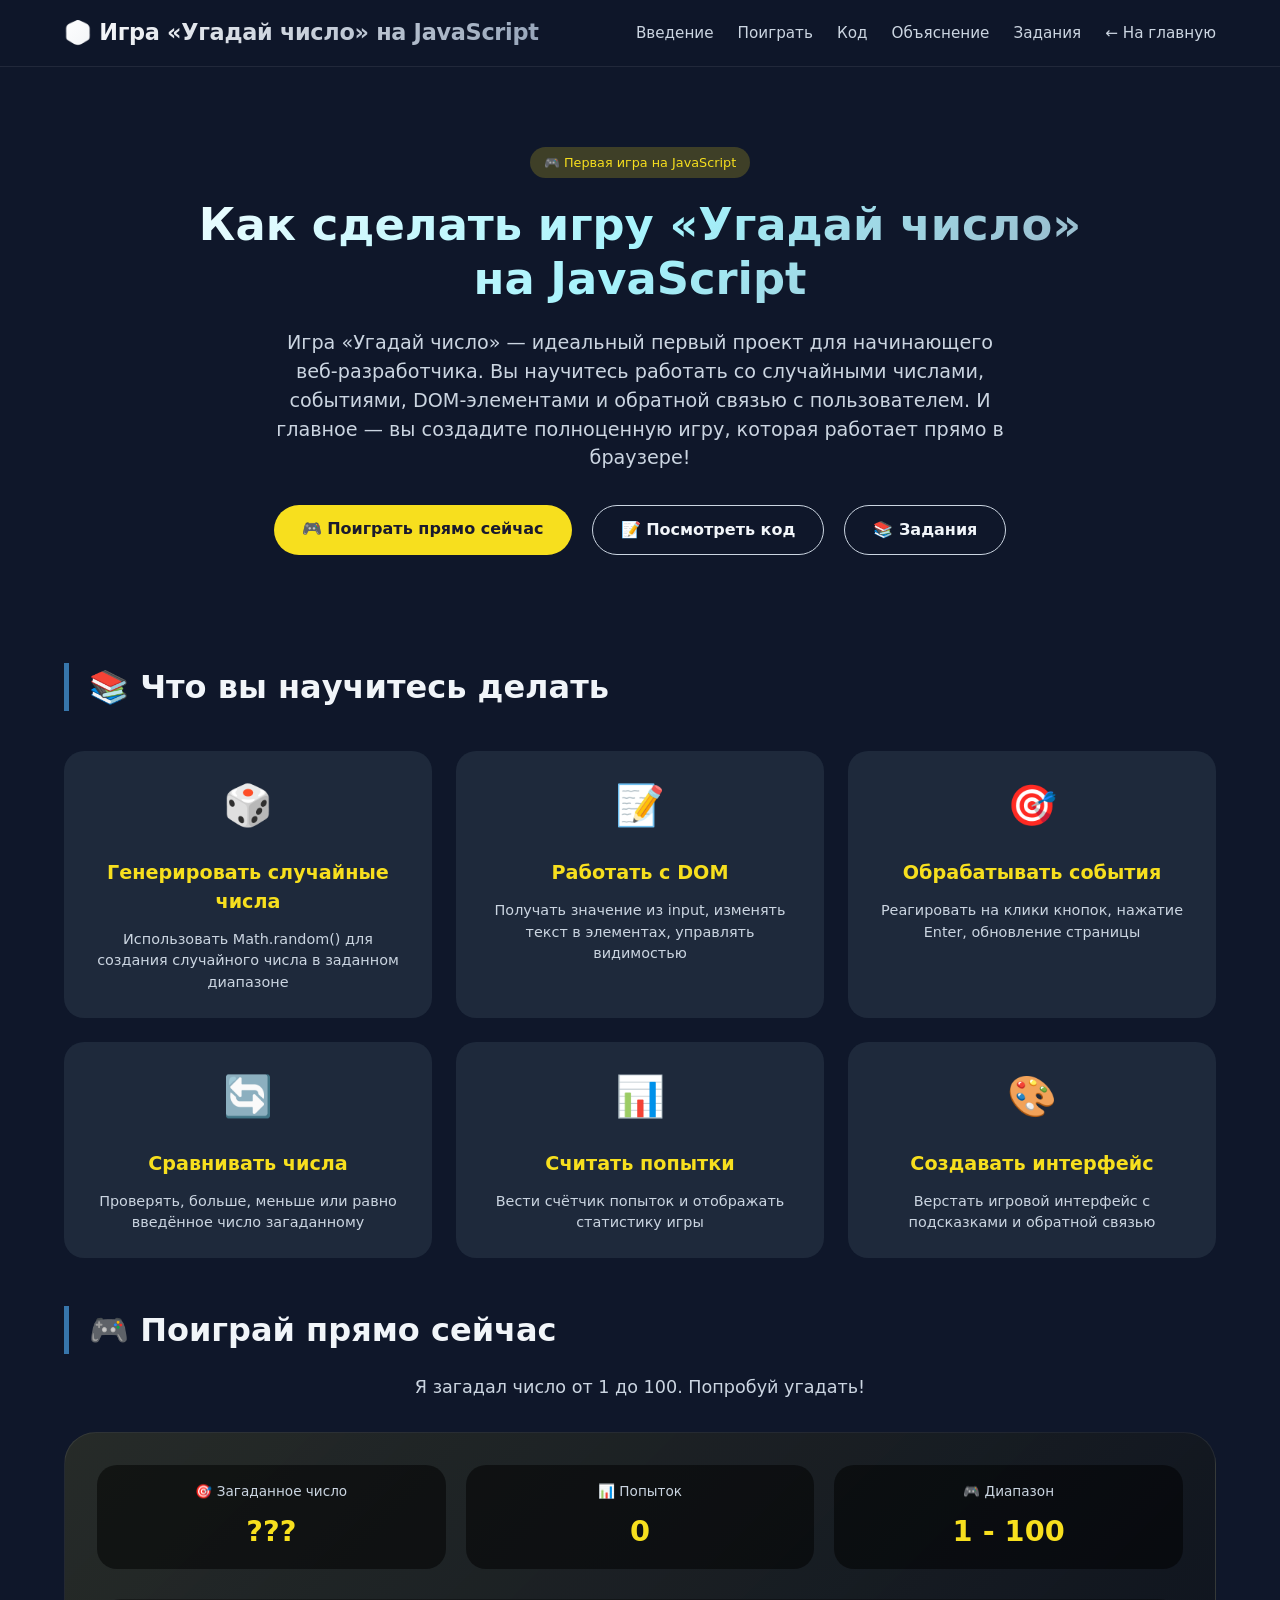
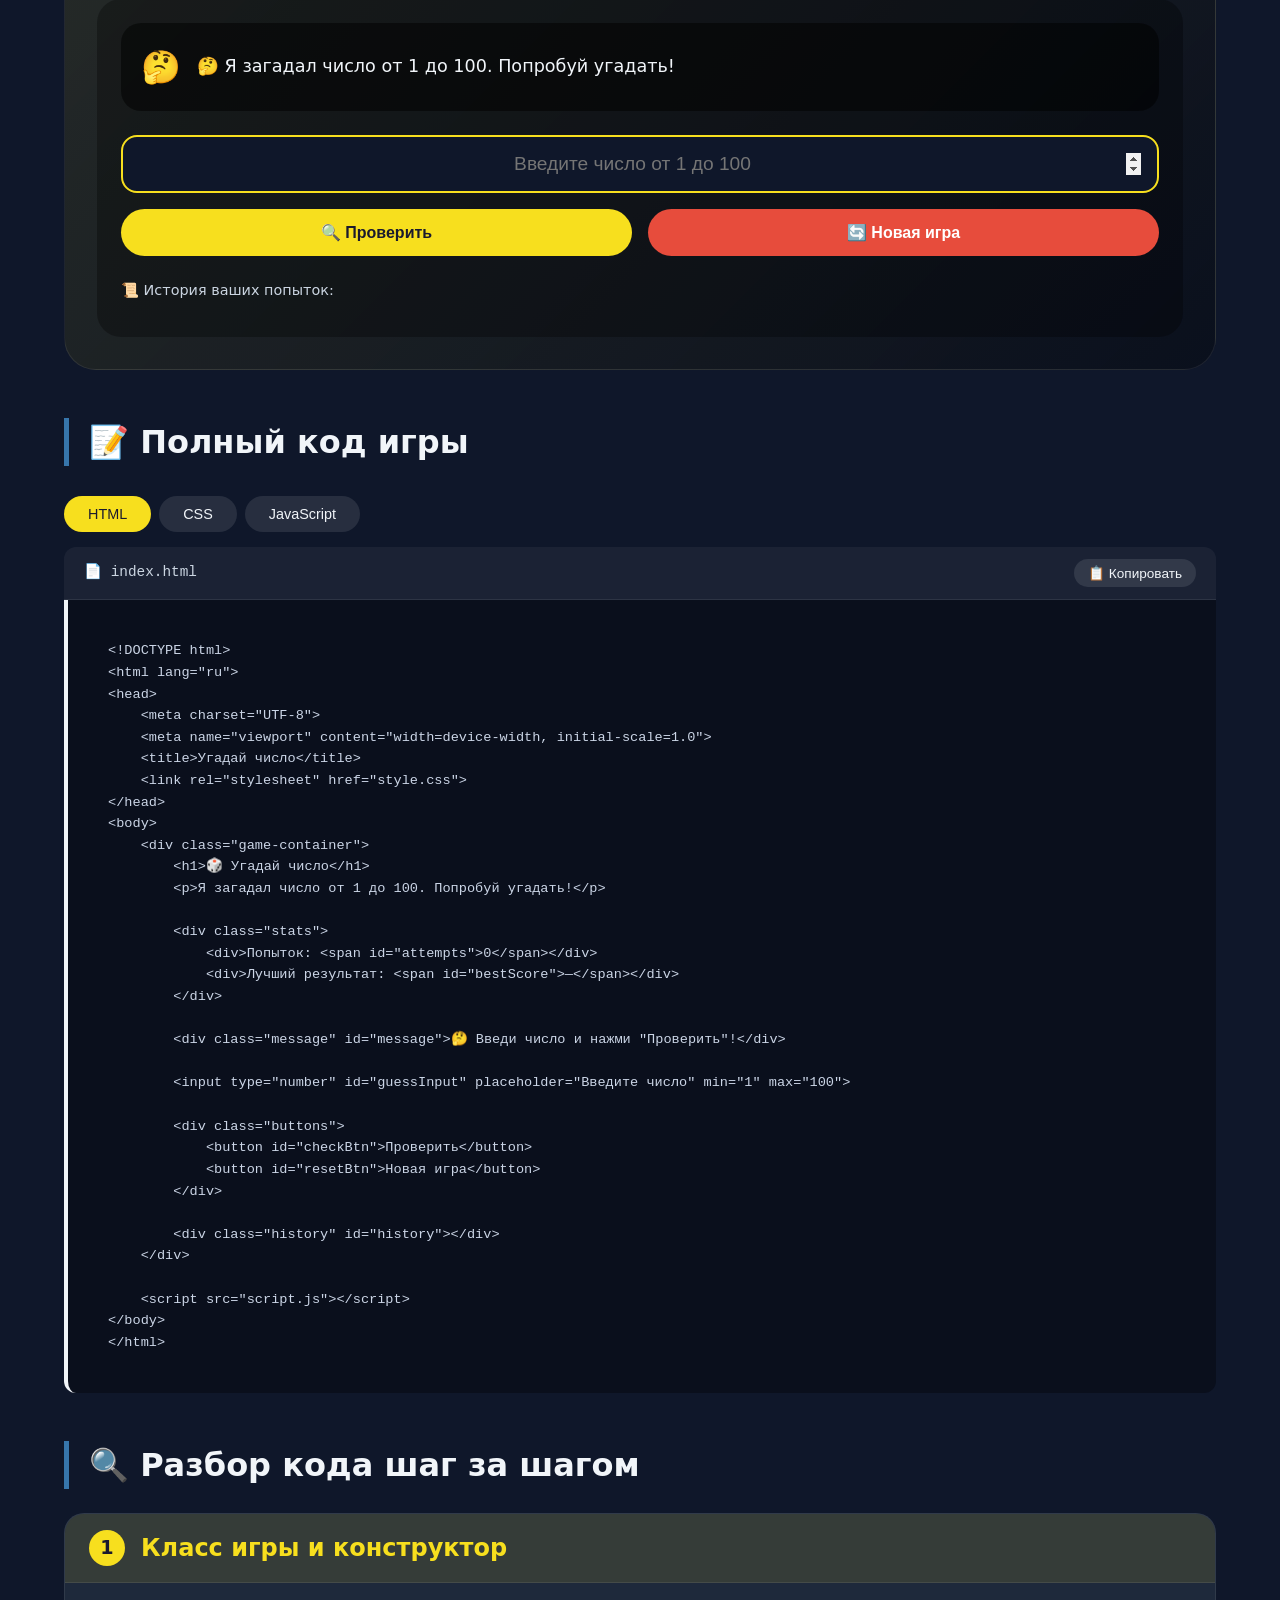
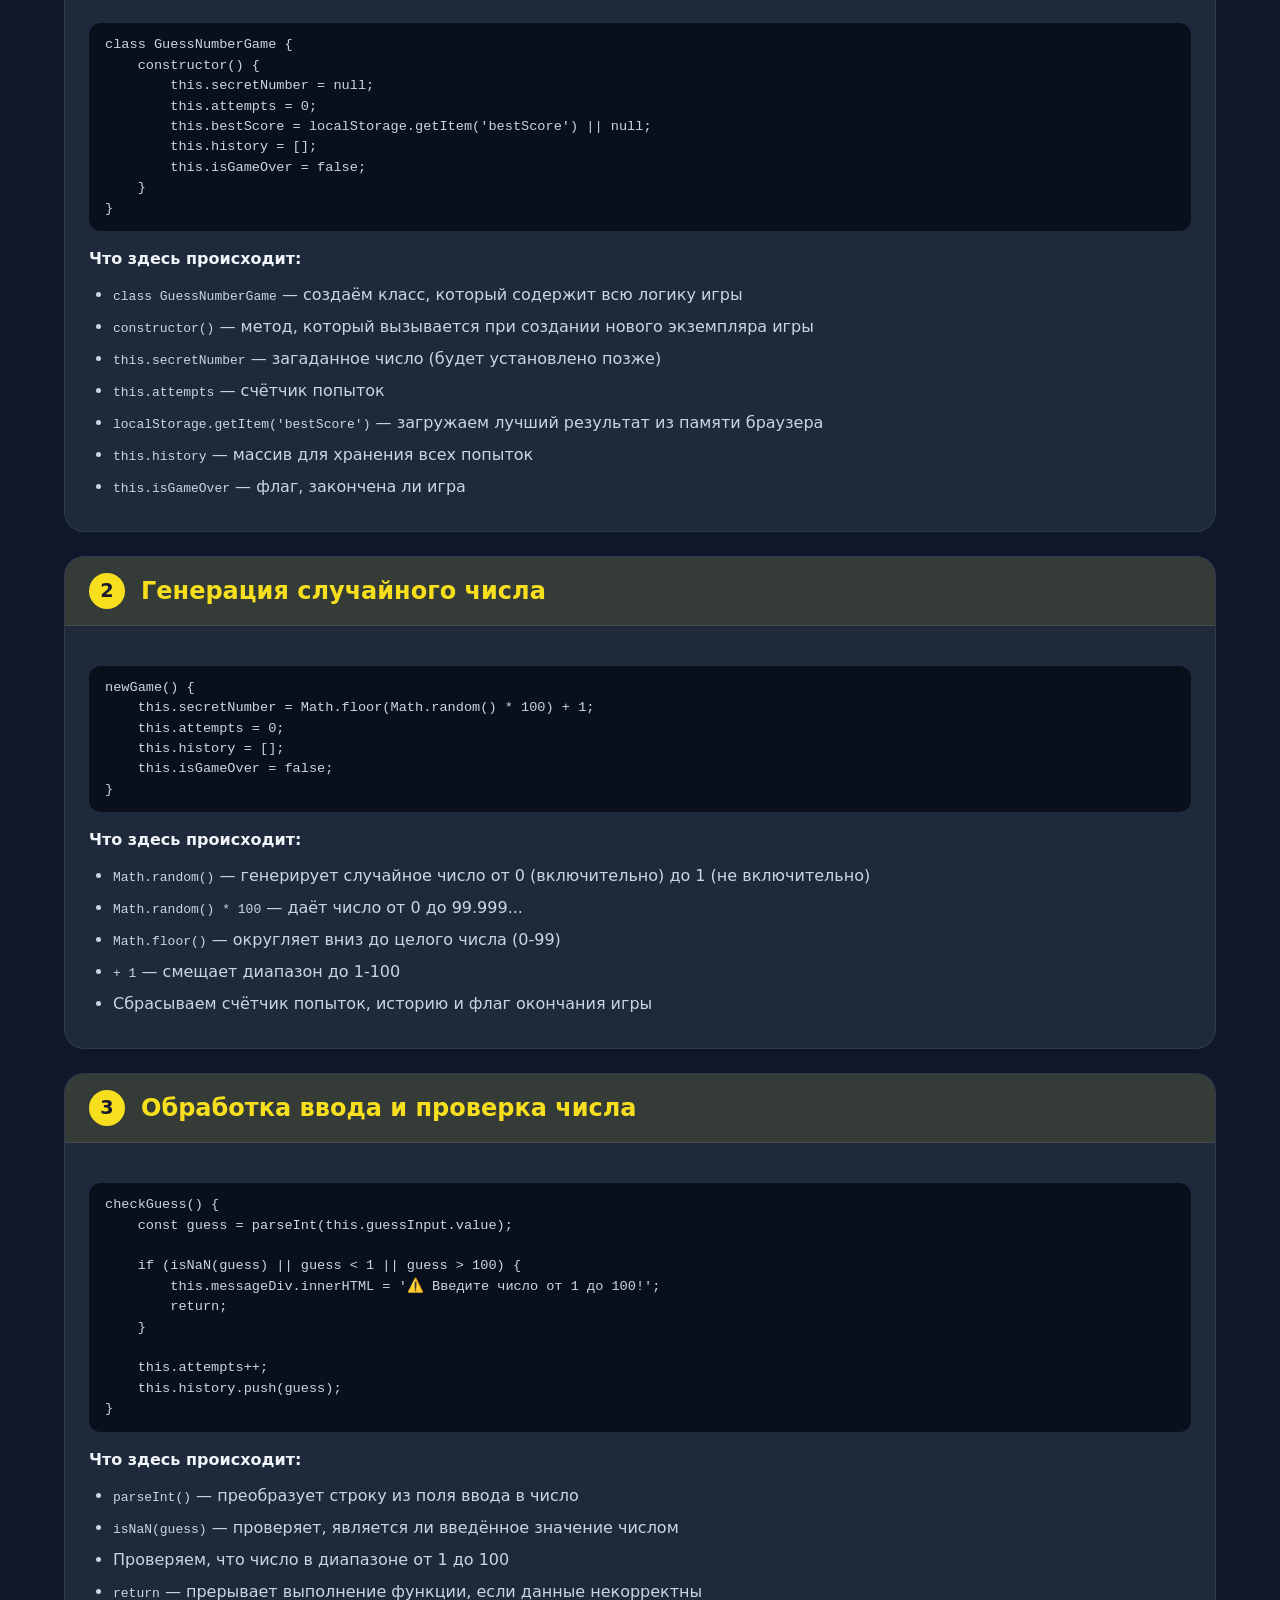
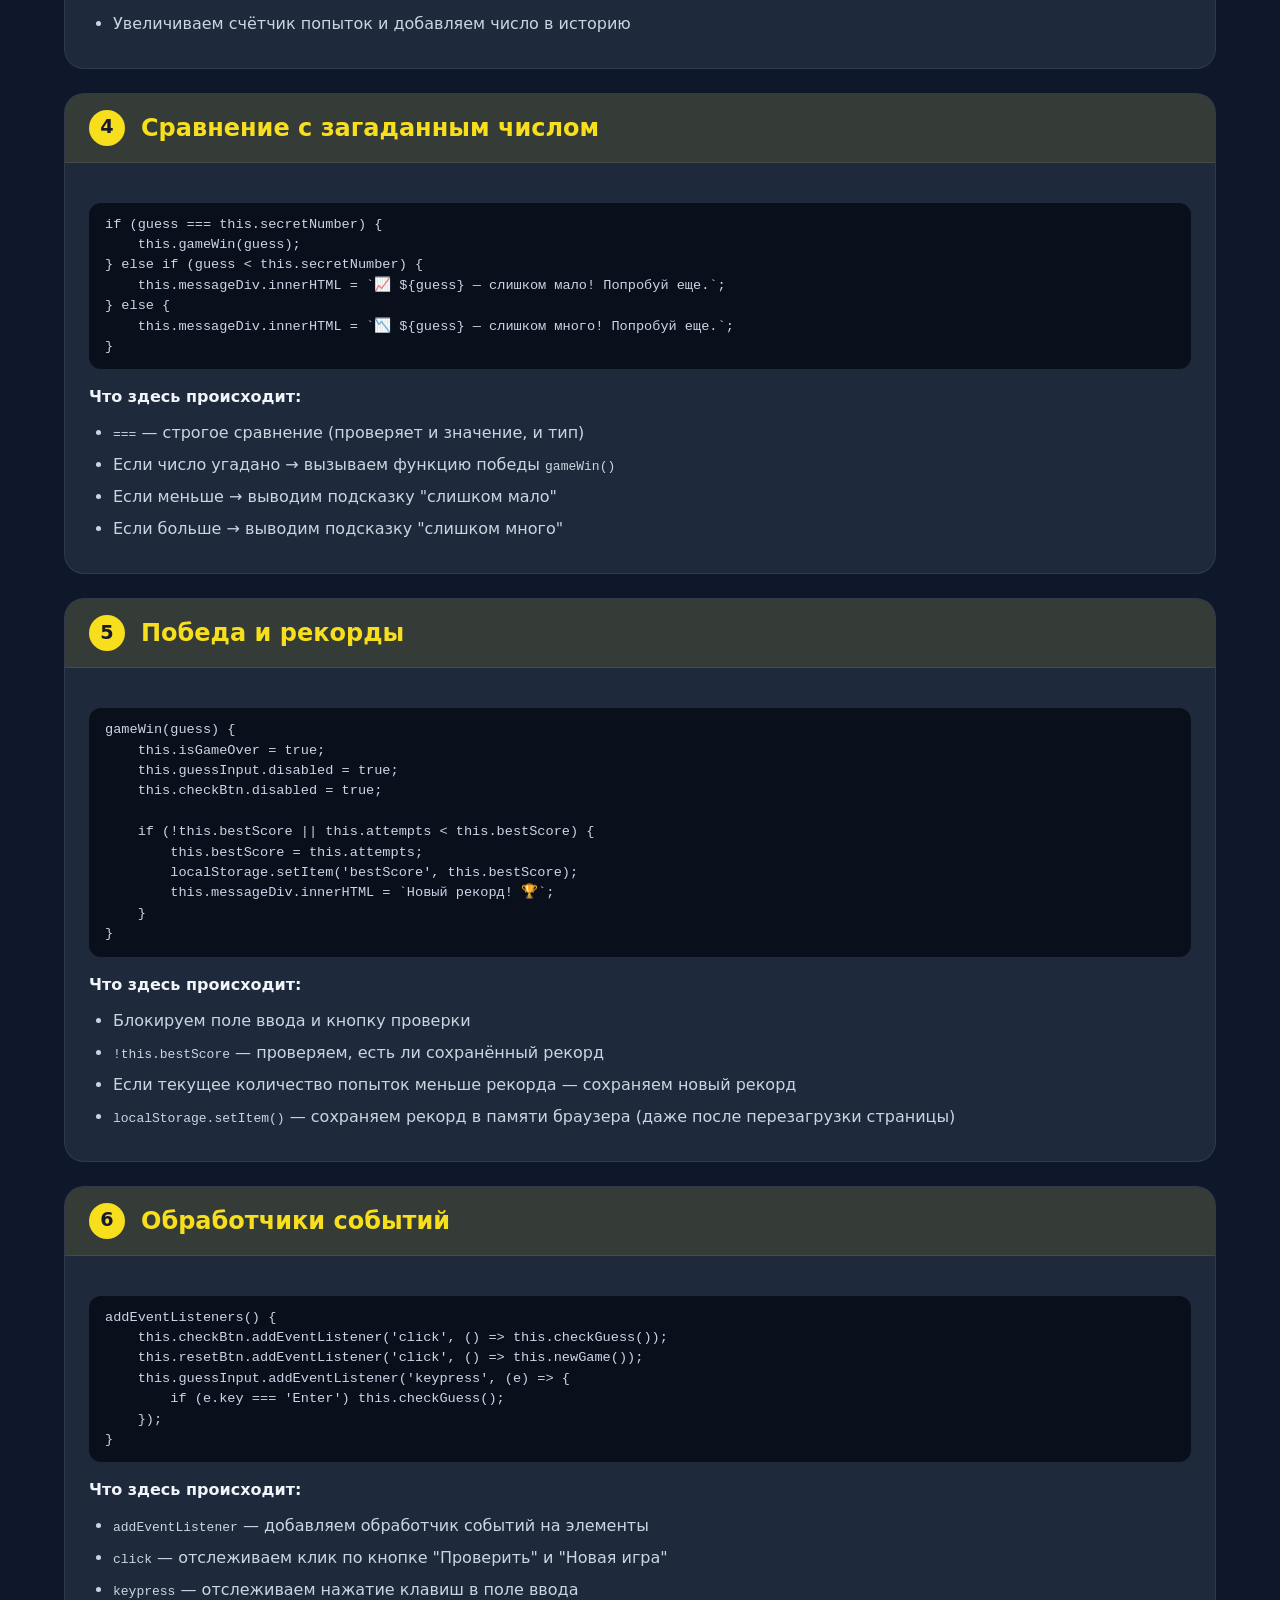
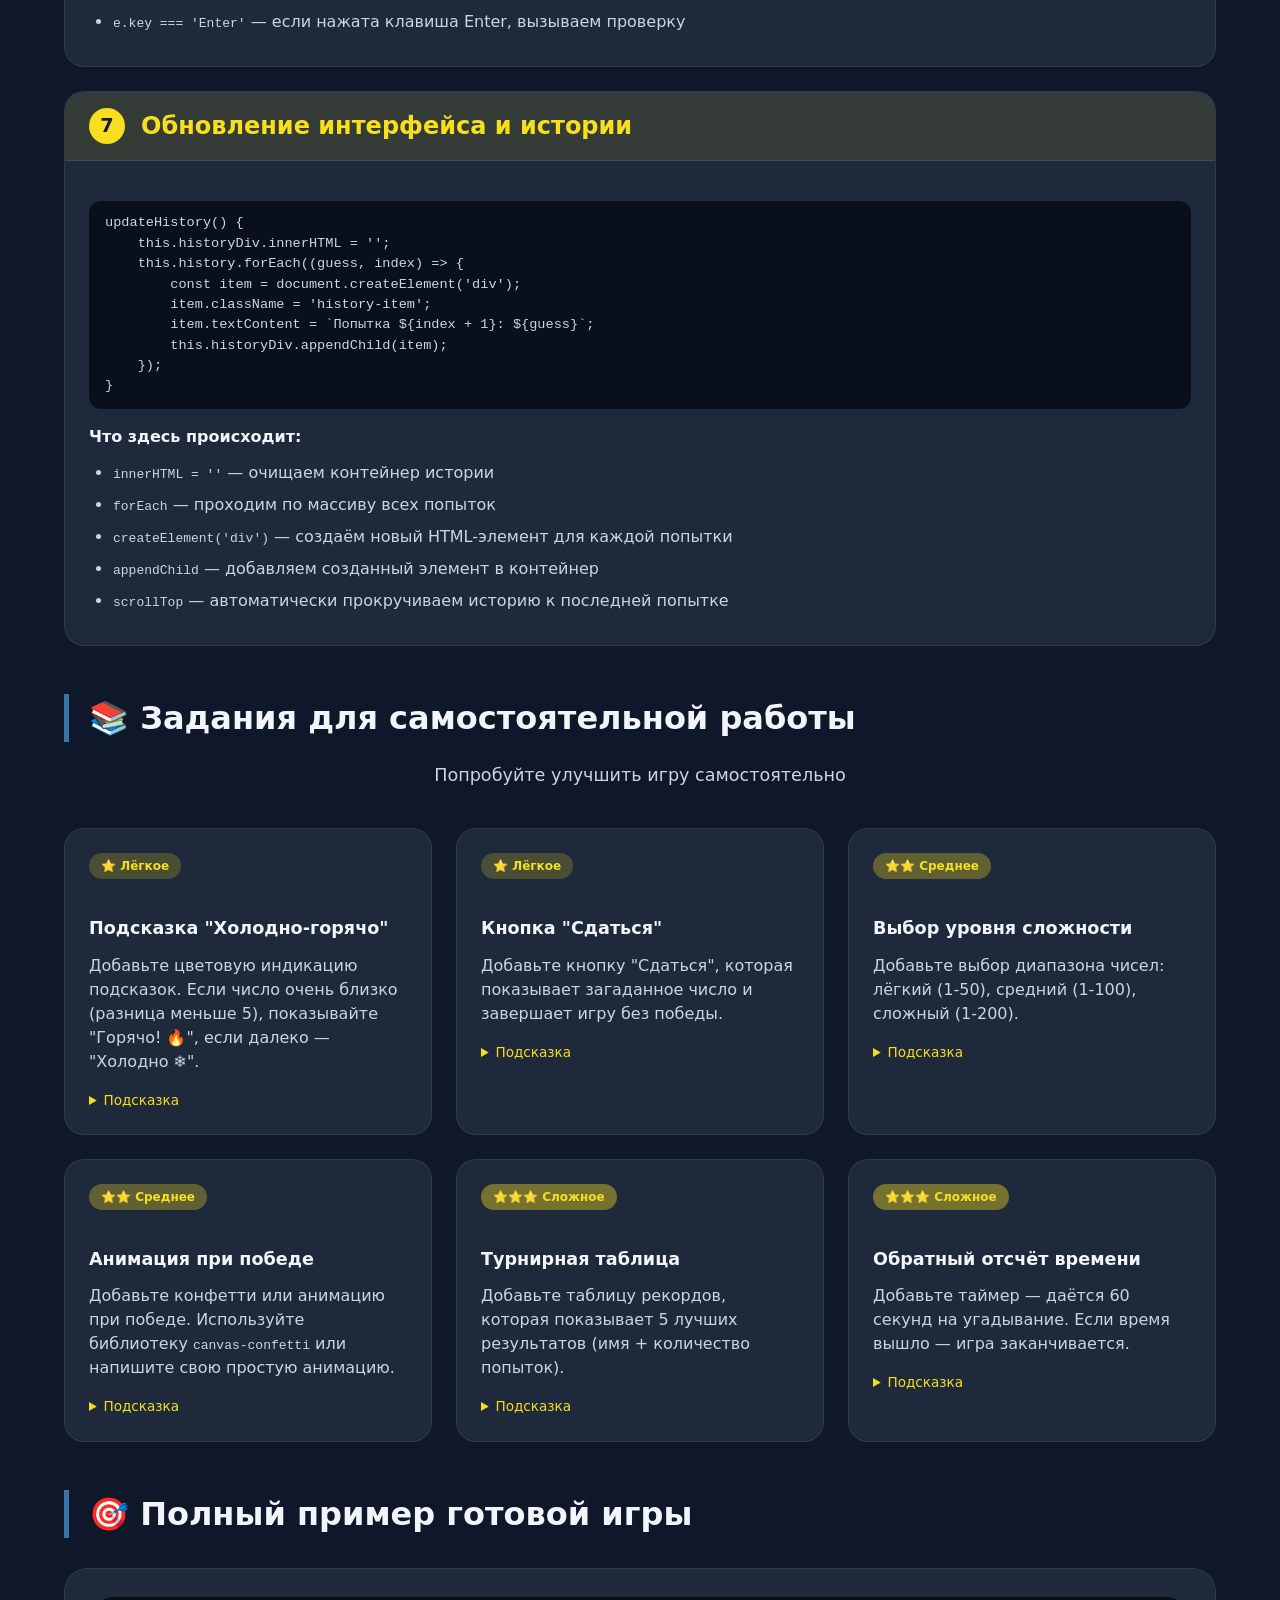
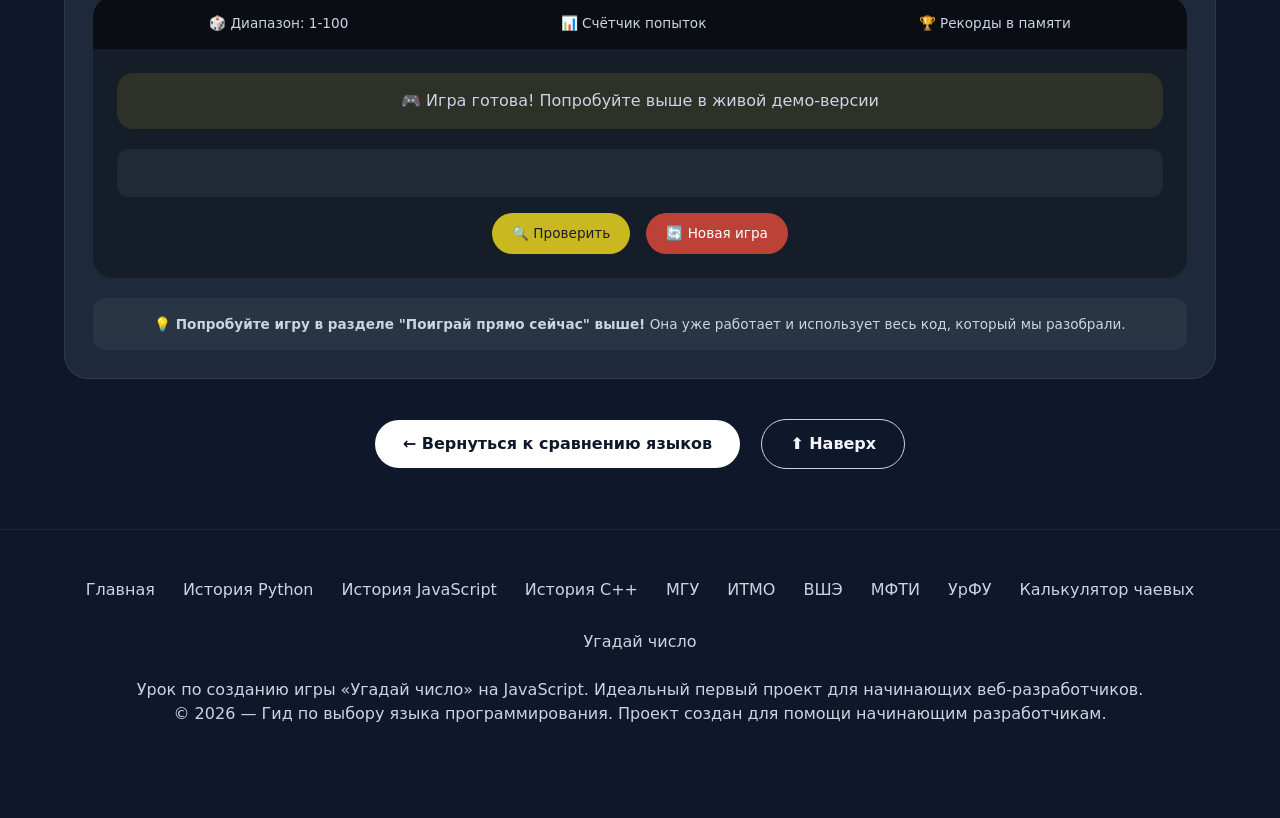
<file: guess-number-js.html>
<!DOCTYPE html>
<html lang="ru">
<head>
    <meta charset="UTF-8">
    <meta name="viewport" content="width=device-width, initial-scale=1.0, user-scalable=yes">
    <title>Игра «Угадай число» на JavaScript | Урок для начинающих</title>
    <link rel="stylesheet" href="style.css">
    <link rel="stylesheet" href="guess-number-js.css">
</head>
<body>

<header class="header">
    <div class="container header-content">
        <div class="logo">
            <h1>🎲 Игра «Угадай число» на JavaScript</h1>
        </div>
        <nav class="nav-menu">
            <ul>
                <li><a href="#intro">Введение</a></li>
                <li><a href="#demo">Поиграть</a></li>
                <li><a href="#code">Код</a></li>
                <li><a href="#explanation">Объяснение</a></li>
                <li><a href="#exercises">Задания</a></li>
                <li><a href="index.html">← На главную</a></li>
            </ul>
        </nav>
    </div>
</header>

<main>
    <div class="container">
        <!-- Hero секция -->
        <section class="hero" id="intro">
            <span class="hero-badge" style="background: rgba(247, 223, 30, 0.2); color: #F7DF1E;">🎮 Первая игра на JavaScript</span>
            <h1>Как сделать игру «Угадай число»<br>на JavaScript</h1>
            <p>Игра «Угадай число» — идеальный первый проект для начинающего веб-разработчика. Вы научитесь работать со случайными числами, событиями, DOM-элементами и обратной связью с пользователем. И главное — вы создадите полноценную игру, которая работает прямо в браузере!</p>
            <div class="hero-buttons">
                <a href="#demo" class="btn btn-primary" style="background: #F7DF1E; color: #1a1a2e;">🎮 Поиграть прямо сейчас</a>
                <a href="#code" class="btn btn-outline">📝 Посмотреть код</a>
                <a href="#exercises" class="btn btn-outline">📚 Задания</a>
            </div>
        </section>

        <!-- Что вы научитесь делать -->
        <section>
            <h2>📚 Что вы научитесь делать</h2>
            <div class="skills-grid">
                <div class="skill-card">
                    <div class="skill-icon">🎲</div>
                    <h3>Генерировать случайные числа</h3>
                    <p>Использовать Math.random() для создания случайного числа в заданном диапазоне</p>
                </div>
                <div class="skill-card">
                    <div class="skill-icon">📝</div>
                    <h3>Работать с DOM</h3>
                    <p>Получать значение из input, изменять текст в элементах, управлять видимостью</p>
                </div>
                <div class="skill-card">
                    <div class="skill-icon">🎯</div>
                    <h3>Обрабатывать события</h3>
                    <p>Реагировать на клики кнопок, нажатие Enter, обновление страницы</p>
                </div>
                <div class="skill-card">
                    <div class="skill-icon">🔄</div>
                    <h3>Сравнивать числа</h3>
                    <p>Проверять, больше, меньше или равно введённое число загаданному</p>
                </div>
                <div class="skill-card">
                    <div class="skill-icon">📊</div>
                    <h3>Считать попытки</h3>
                    <p>Вести счётчик попыток и отображать статистику игры</p>
                </div>
                <div class="skill-card">
                    <div class="skill-icon">🎨</div>
                    <h3>Создавать интерфейс</h3>
                    <p>Верстать игровой интерфейс с подсказками и обратной связью</p>
                </div>
            </div>
        </section>

        <!-- Живая демо-версия игры -->
        <section id="demo">
            <h2>🎮 Поиграй прямо сейчас</h2>
            <p class="section-subtitle">Я загадал число от 1 до 100. Попробуй угадать!</p>
            
            <div class="game-container">
                <div class="game-stats">
                    <div class="stat-card">
                        <div class="stat-label">🎯 Загаданное число</div>
                        <div class="stat-value" id="secretNumber">???</div>
                    </div>
                    <div class="stat-card">
                        <div class="stat-label">📊 Попыток</div>
                        <div class="stat-value" id="attemptCount">0</div>
                    </div>
                    <div class="stat-card">
                        <div class="stat-label">🎮 Диапазон</div>
                        <div class="stat-value">1 - 100</div>
                    </div>
                </div>
                
                <div class="game-main">
                    <div class="message-area" id="messageArea">
                        <div class="message-icon">🤔</div>
                        <div class="message-text" id="gameMessage">Введи число и нажми "Проверить"!</div>
                    </div>
                    
                    <div class="input-area">
                        <input type="number" id="guessInput" class="guess-input" placeholder="Введите число от 1 до 100" min="1" max="100">
                        <div class="button-group">
                            <button id="checkBtn" class="btn-game btn-check">🔍 Проверить</button>
                            <button id="resetBtn" class="btn-game btn-reset">🔄 Новая игра</button>
                        </div>
                    </div>
                    
                    <div class="history-area">
                        <div class="history-title">📜 История ваших попыток:</div>
                        <div id="historyList" class="history-list"></div>
                    </div>
                </div>
            </div>
        </section>

        <!-- Полный код программы -->
        <section id="code">
            <h2>📝 Полный код игры</h2>
            <div class="code-tabs">
                <button class="tab-btn active" data-tab="html">HTML</button>
                <button class="tab-btn" data-tab="css">CSS</button>
                <button class="tab-btn" data-tab="js">JavaScript</button>
            </div>
            
            <!-- HTML код -->
            <div class="code-panel active" id="html-panel">
                <div class="code-header">
                    <span class="code-title">📄 index.html</span>
                    <button class="copy-btn" data-code="html-code">📋 Копировать</button>
                </div>
                <div class="code-block">
                    <pre id="html-code"><code>&lt;!DOCTYPE html&gt;
&lt;html lang="ru"&gt;
&lt;head&gt;
    &lt;meta charset="UTF-8"&gt;
    &lt;meta name="viewport" content="width=device-width, initial-scale=1.0"&gt;
    &lt;title&gt;Угадай число&lt;/title&gt;
    &lt;link rel="stylesheet" href="style.css"&gt;
&lt;/head&gt;
&lt;body&gt;
    &lt;div class="game-container"&gt;
        &lt;h1&gt;🎲 Угадай число&lt;/h1&gt;
        &lt;p&gt;Я загадал число от 1 до 100. Попробуй угадать!&lt;/p&gt;
        
        &lt;div class="stats"&gt;
            &lt;div&gt;Попыток: &lt;span id="attempts"&gt;0&lt;/span&gt;&lt;/div&gt;
            &lt;div&gt;Лучший результат: &lt;span id="bestScore"&gt;—&lt;/span&gt;&lt;/div&gt;
        &lt;/div&gt;
        
        &lt;div class="message" id="message"&gt;🤔 Введи число и нажми "Проверить"!&lt;/div&gt;
        
        &lt;input type="number" id="guessInput" placeholder="Введите число" min="1" max="100"&gt;
        
        &lt;div class="buttons"&gt;
            &lt;button id="checkBtn"&gt;Проверить&lt;/button&gt;
            &lt;button id="resetBtn"&gt;Новая игра&lt;/button&gt;
        &lt;/div&gt;
        
        &lt;div class="history" id="history"&gt;&lt;/div&gt;
    &lt;/div&gt;
    
    &lt;script src="script.js"&gt;&lt;/script&gt;
&lt;/body&gt;
&lt;/html&gt;</code></pre>
                </div>
            </div>
            
            <!-- CSS код -->
            <div class="code-panel" id="css-panel">
                <div class="code-header">
                    <span class="code-title">🎨 style.css</span>
                    <button class="copy-btn" data-code="css-code">📋 Копировать</button>
                </div>
                <div class="code-block">
                    <pre id="css-code"><code>* {
    margin: 0;
    padding: 0;
    box-sizing: border-box;
}

body {
    font-family: system-ui, -apple-system, sans-serif;
    background: linear-gradient(135deg, #1a1a2e, #16213e);
    min-height: 100vh;
    display: flex;
    justify-content: center;
    align-items: center;
    color: white;
}

.game-container {
    background: rgba(255,255,255,0.1);
    backdrop-filter: blur(10px);
    border-radius: 30px;
    padding: 30px;
    width: 90%;
    max-width: 500px;
    text-align: center;
    box-shadow: 0 20px 40px rgba(0,0,0,0.3);
}

h1 {
    font-size: 2rem;
    margin-bottom: 10px;
}

.stats {
    display: flex;
    justify-content: space-between;
    background: rgba(255,255,255,0.1);
    padding: 15px;
    border-radius: 15px;
    margin: 20px 0;
}

.message {
    background: rgba(0,0,0,0.5);
    padding: 15px;
    border-radius: 15px;
    margin: 20px 0;
    font-size: 1.2rem;
}

input {
    width: 100%;
    padding: 15px;
    font-size: 1.2rem;
    border: none;
    border-radius: 15px;
    text-align: center;
    margin-bottom: 20px;
}

.buttons {
    display: flex;
    gap: 15px;
}

button {
    flex: 1;
    padding: 12px;
    font-size: 1rem;
    border: none;
    border-radius: 30px;
    cursor: pointer;
    transition: transform 0.2s;
}

button:hover {
    transform: translateY(-2px);
}

#checkBtn {
    background: #F7DF1E;
    color: #1a1a2e;
    font-weight: bold;
}

#resetBtn {
    background: #e74c3c;
    color: white;
}

.history {
    margin-top: 20px;
    text-align: left;
    max-height: 200px;
    overflow-y: auto;
}

.history-item {
    padding: 8px;
    margin: 5px 0;
    background: rgba(255,255,255,0.05);
    border-radius: 10px;
} </code></pre>
                </div>
            </div>
            
            <!-- JavaScript код -->
            <div class="code-panel" id="js-panel">
                <div class="code-header">
                    <span class="code-title">⚡ script.js</span>
                    <button class="copy-btn" data-code="js-code">📋 Копировать</button>
                </div>
                <div class="code-block">
                    <pre id="js-code"><code>// Игра "Угадай число" на JavaScript
class GuessNumberGame {
    constructor() {
        this.secretNumber = null;
        this.attempts = 0;
        this.bestScore = localStorage.getItem('bestScore') || null;
        this.history = [];
        this.isGameOver = false;
        
        this.initDOM();
        this.newGame();
        this.addEventListeners();
        this.updateUI();
    }
    
    initDOM() {
        this.guessInput = document.getElementById('guessInput');
        this.checkBtn = document.getElementById('checkBtn');
        this.resetBtn = document.getElementById('resetBtn');
        this.messageDiv = document.getElementById('message');
        this.attemptsSpan = document.getElementById('attempts');
        this.bestScoreSpan = document.getElementById('bestScore');
        this.historyDiv = document.getElementById('history');
    }
    
    newGame() {
        this.secretNumber = Math.floor(Math.random() * 100) + 1;
        this.attempts = 0;
        this.history = [];
        this.isGameOver = false;
        this.guessInput.disabled = false;
        this.checkBtn.disabled = false;
        this.guessInput.value = '';
        this.messageDiv.innerHTML = '🤔 Я загадал число от 1 до 100. Попробуй угадать!';
        this.updateUI();
        this.updateHistory();
    }
    
    checkGuess() {
        if (this.isGameOver) {
            this.messageDiv.innerHTML = '🎮 Игра окончена! Нажми "Новая игра" чтобы продолжить.';
            return;
        }
        
        const guess = parseInt(this.guessInput.value);
        
        if (isNaN(guess) || guess < 1 || guess > 100) {
            this.messageDiv.innerHTML = '⚠️ Пожалуйста, введите число от 1 до 100!';
            return;
        }
        
        this.attempts++;
        this.history.push(guess);
        
        if (guess === this.secretNumber) {
            this.gameWin(guess);
        } else if (guess < this.secretNumber) {
            this.messageDiv.innerHTML = `📈 ${guess} — слишком мало! Попробуй еще.`;
        } else {
            this.messageDiv.innerHTML = `📉 ${guess} — слишком много! Попробуй еще.`;
        }
        
        this.updateUI();
        this.updateHistory();
        this.guessInput.value = '';
        this.guessInput.focus();
    }
    
    gameWin(guess) {
        this.isGameOver = true;
        this.guessInput.disabled = true;
        this.checkBtn.disabled = true;
        
        if (!this.bestScore || this.attempts < this.bestScore) {
            this.bestScore = this.attempts;
            localStorage.setItem('bestScore', this.bestScore);
            this.messageDiv.innerHTML = `🎉 ПОБЕДА! Ты угадал число ${this.secretNumber} за ${this.attempts} попыток! 🎉<br>🏆 НОВЫЙ РЕКОРД! 🏆`;
        } else {
            this.messageDiv.innerHTML = `🎉 ПОБЕДА! Ты угадал число ${this.secretNumber} за ${this.attempts} попыток! 🎉`;
        }
        
        this.updateUI();
    }
    
    updateUI() {
        this.attemptsSpan.textContent = this.attempts;
        this.bestScoreSpan.textContent = this.bestScore ? this.bestScore : '—';
    }
    
    updateHistory() {
        this.historyDiv.innerHTML = '';
        this.history.forEach((guess, index) => {
            const item = document.createElement('div');
            item.className = 'history-item';
            let emoji = '❓';
            if (guess === this.secretNumber && this.isGameOver) {
                emoji = '✅';
            } else if (guess < this.secretNumber) {
                emoji = '📈';
            } else {
                emoji = '📉';
            }
            item.textContent = `${emoji} Попытка ${index + 1}: ${guess}`;
            this.historyDiv.appendChild(item);
        });
        this.historyDiv.scrollTop = this.historyDiv.scrollHeight;
    }
    
    addEventListeners() {
        this.checkBtn.addEventListener('click', () => this.checkGuess());
        this.resetBtn.addEventListener('click', () => this.newGame());
        this.guessInput.addEventListener('keypress', (e) => {
            if (e.key === 'Enter') this.checkGuess();
        });
    }
}

// Запуск игры
document.addEventListener('DOMContentLoaded', () => {
    new GuessNumberGame();
});</code></pre>
                </div>
            </div>
        </section>

        <!-- Разбор кода по шагам -->
        <section id="explanation">
            <h2>🔍 Разбор кода шаг за шагом</h2>
            
            <div class="step-block">
                <div class="step-title">
                    <span class="step-number">1</span>
                    <h3>Класс игры и конструктор</h3>
                </div>
                <div class="step-content">
                    <div class="step-code">
                        <pre><code>class GuessNumberGame {
    constructor() {
        this.secretNumber = null;
        this.attempts = 0;
        this.bestScore = localStorage.getItem('bestScore') || null;
        this.history = [];
        this.isGameOver = false;
    }
}</code></pre>
                    </div>
                    <p><strong>Что здесь происходит:</strong></p>
                    <ul>
                        <li><code>class GuessNumberGame</code> — создаём класс, который содержит всю логику игры</li>
                        <li><code>constructor()</code> — метод, который вызывается при создании нового экземпляра игры</li>
                        <li><code>this.secretNumber</code> — загаданное число (будет установлено позже)</li>
                        <li><code>this.attempts</code> — счётчик попыток</li>
                        <li><code>localStorage.getItem('bestScore')</code> — загружаем лучший результат из памяти браузера</li>
                        <li><code>this.history</code> — массив для хранения всех попыток</li>
                        <li><code>this.isGameOver</code> — флаг, закончена ли игра</li>
                    </ul>
                </div>
            </div>

            <div class="step-block">
                <div class="step-title">
                    <span class="step-number">2</span>
                    <h3>Генерация случайного числа</h3>
                </div>
                <div class="step-content">
                    <div class="step-code">
                        <pre><code>newGame() {
    this.secretNumber = Math.floor(Math.random() * 100) + 1;
    this.attempts = 0;
    this.history = [];
    this.isGameOver = false;
}</code></pre>
                    </div>
                    <p><strong>Что здесь происходит:</strong></p>
                    <ul>
                        <li><code>Math.random()</code> — генерирует случайное число от 0 (включительно) до 1 (не включительно)</li>
                        <li><code>Math.random() * 100</code> — даёт число от 0 до 99.999...</li>
                        <li><code>Math.floor()</code> — округляет вниз до целого числа (0-99)</li>
                        <li><code>+ 1</code> — смещает диапазон до 1-100</li>
                        <li>Сбрасываем счётчик попыток, историю и флаг окончания игры</li>
                    </ul>
                </div>
            </div>

            <div class="step-block">
                <div class="step-title">
                    <span class="step-number">3</span>
                    <h3>Обработка ввода и проверка числа</h3>
                </div>
                <div class="step-content">
                    <div class="step-code">
                        <pre><code>checkGuess() {
    const guess = parseInt(this.guessInput.value);
    
    if (isNaN(guess) || guess < 1 || guess > 100) {
        this.messageDiv.innerHTML = '⚠️ Введите число от 1 до 100!';
        return;
    }
    
    this.attempts++;
    this.history.push(guess);
}</code></pre>
                    </div>
                    <p><strong>Что здесь происходит:</strong></p>
                    <ul>
                        <li><code>parseInt()</code> — преобразует строку из поля ввода в число</li>
                        <li><code>isNaN(guess)</code> — проверяет, является ли введённое значение числом</li>
                        <li>Проверяем, что число в диапазоне от 1 до 100</li>
                        <li><code>return</code> — прерывает выполнение функции, если данные некорректны</li>
                        <li>Увеличиваем счётчик попыток и добавляем число в историю</li>
                    </ul>
                </div>
            </div>

            <div class="step-block">
                <div class="step-title">
                    <span class="step-number">4</span>
                    <h3>Сравнение с загаданным числом</h3>
                </div>
                <div class="step-content">
                    <div class="step-code">
                        <pre><code>if (guess === this.secretNumber) {
    this.gameWin(guess);
} else if (guess < this.secretNumber) {
    this.messageDiv.innerHTML = `📈 ${guess} — слишком мало! Попробуй еще.`;
} else {
    this.messageDiv.innerHTML = `📉 ${guess} — слишком много! Попробуй еще.`;
}</code></pre>
                    </div>
                    <p><strong>Что здесь происходит:</strong></p>
                    <ul>
                        <li><code>===</code> — строгое сравнение (проверяет и значение, и тип)</li>
                        <li>Если число угадано → вызываем функцию победы <code>gameWin()</code></li>
                        <li>Если меньше → выводим подсказку "слишком мало"</li>
                        <li>Если больше → выводим подсказку "слишком много"</li>
                    </ul>
                </div>
            </div>

            <div class="step-block">
                <div class="step-title">
                    <span class="step-number">5</span>
                    <h3>Победа и рекорды</h3>
                </div>
                <div class="step-content">
                    <div class="step-code">
                        <pre><code>gameWin(guess) {
    this.isGameOver = true;
    this.guessInput.disabled = true;
    this.checkBtn.disabled = true;
    
    if (!this.bestScore || this.attempts < this.bestScore) {
        this.bestScore = this.attempts;
        localStorage.setItem('bestScore', this.bestScore);
        this.messageDiv.innerHTML = `Новый рекорд! 🏆`;
    }
}</code></pre>
                    </div>
                    <p><strong>Что здесь происходит:</strong></p>
                    <ul>
                        <li>Блокируем поле ввода и кнопку проверки</li>
                        <li><code>!this.bestScore</code> — проверяем, есть ли сохранённый рекорд</li>
                        <li>Если текущее количество попыток меньше рекорда — сохраняем новый рекорд</li>
                        <li><code>localStorage.setItem()</code> — сохраняем рекорд в памяти браузера (даже после перезагрузки страницы)</li>
                    </ul>
                </div>
            </div>

            <div class="step-block">
                <div class="step-title">
                    <span class="step-number">6</span>
                    <h3>Обработчики событий</h3>
                </div>
                <div class="step-content">
                    <div class="step-code">
                        <pre><code>addEventListeners() {
    this.checkBtn.addEventListener('click', () => this.checkGuess());
    this.resetBtn.addEventListener('click', () => this.newGame());
    this.guessInput.addEventListener('keypress', (e) => {
        if (e.key === 'Enter') this.checkGuess();
    });
}</code></pre>
                    </div>
                    <p><strong>Что здесь происходит:</strong></p>
                    <ul>
                        <li><code>addEventListener</code> — добавляем обработчик событий на элементы</li>
                        <li><code>click</code> — отслеживаем клик по кнопке "Проверить" и "Новая игра"</li>
                        <li><code>keypress</code> — отслеживаем нажатие клавиш в поле ввода</li>
                        <li><code>e.key === 'Enter'</code> — если нажата клавиша Enter, вызываем проверку</li>
                    </ul>
                </div>
            </div>

            <div class="step-block">
                <div class="step-title">
                    <span class="step-number">7</span>
                    <h3>Обновление интерфейса и истории</h3>
                </div>
                <div class="step-content">
                    <div class="step-code">
                        <pre><code>updateHistory() {
    this.historyDiv.innerHTML = '';
    this.history.forEach((guess, index) => {
        const item = document.createElement('div');
        item.className = 'history-item';
        item.textContent = `Попытка ${index + 1}: ${guess}`;
        this.historyDiv.appendChild(item);
    });
}</code></pre>
                    </div>
                    <p><strong>Что здесь происходит:</strong></p>
                    <ul>
                        <li><code>innerHTML = ''</code> — очищаем контейнер истории</li>
                        <li><code>forEach</code> — проходим по массиву всех попыток</li>
                        <li><code>createElement('div')</code> — создаём новый HTML-элемент для каждой попытки</li>
                        <li><code>appendChild</code> — добавляем созданный элемент в контейнер</li>
                        <li><code>scrollTop</code> — автоматически прокручиваем историю к последней попытке</li>
                    </ul>
                </div>
            </div>
        </section>

        <!-- Задания для самостоятельной работы -->
        <section id="exercises">
            <h2>📚 Задания для самостоятельной работы</h2>
            <p class="section-subtitle">Попробуйте улучшить игру самостоятельно</p>
            
            <div class="exercises-grid">
                <div class="exercise-card">
                    <div class="exercise-level easy">⭐ Лёгкое</div>
                    <h3>Подсказка "Холодно-горячо"</h3>
                    <p>Добавьте цветовую индикацию подсказок. Если число очень близко (разница меньше 5), показывайте "Горячо! 🔥", если далеко — "Холодно ❄️".</p>
                    <details>
                        <summary>Подсказка</summary>
                        <p>Вычислите разницу: <code>const diff = Math.abs(guess - this.secretNumber);</code> и используйте условия <code>if (diff <= 5)</code>.</p>
                    </details>
                </div>
                
                <div class="exercise-card">
                    <div class="exercise-level easy">⭐ Лёгкое</div>
                    <h3>Кнопка "Сдаться"</h3>
                    <p>Добавьте кнопку "Сдаться", которая показывает загаданное число и завершает игру без победы.</p>
                    <details>
                        <summary>Подсказка</summary>
                        <p>Создайте метод <code>surrender()</code>, который показывает число и блокирует ввод.</p>
                    </details>
                </div>
                
                <div class="exercise-card">
                    <div class="exercise-level medium">⭐⭐ Среднее</div>
                    <h3>Выбор уровня сложности</h3>
                    <p>Добавьте выбор диапазона чисел: лёгкий (1-50), средний (1-100), сложный (1-200).</p>
                    <details>
                        <summary>Подсказка</summary>
                        <p>Добавьте <code>&lt;select&gt;</code> с вариантами и передавайте максимальное число в <code>newGame(max)</code>.</p>
                    </details>
                </div>
                
                <div class="exercise-card">
                    <div class="exercise-level medium">⭐⭐ Среднее</div>
                    <h3>Анимация при победе</h3>
                    <p>Добавьте конфетти или анимацию при победе. Используйте библиотеку <code>canvas-confetti</code> или напишите свою простую анимацию.</p>
                    <details>
                        <summary>Подсказка</summary>
                        <p>Подключите CDN <code>canvas-confetti</code> и вызовите <code>confetti()</code> при победе.</p>
                    </details>
                </div>
                
                <div class="exercise-card">
                    <div class="exercise-level hard">⭐⭐⭐ Сложное</div>
                    <h3>Турнирная таблица</h3>
                    <p>Добавьте таблицу рекордов, которая показывает 5 лучших результатов (имя + количество попыток).</p>
                    <details>
                        <summary>Подсказка</summary>
                        <p>Сохраняйте массив объектов в localStorage. При новом рекорде добавляйте его в таблицу и сортируйте.</p>
                    </details>
                </div>
                
                <div class="exercise-card">
                    <div class="exercise-level hard">⭐⭐⭐ Сложное</div>
                    <h3>Обратный отсчёт времени</h3>
                    <p>Добавьте таймер — даётся 60 секунд на угадывание. Если время вышло — игра заканчивается.</p>
                    <details>
                        <summary>Подсказка</summary>
                        <p>Используйте <code>setInterval()</code> для отсчёта времени. Не забудьте очистить интервал при новой игре.</p>
                    </details>
                </div>
            </div>
        </section>

        <!-- Живой пример полной игры -->
        <section>
            <h2>🎯 Полный пример готовой игры</h2>
            <div class="demo-full-game">
                <div class="game-preview">
                    <div class="game-stats-preview">
                        <div class="stat-preview">🎲 Диапазон: 1-100</div>
                        <div class="stat-preview">📊 Счётчик попыток</div>
                        <div class="stat-preview">🏆 Рекорды в памяти</div>
                    </div>
                    <div class="game-demo-preview">
                        <div class="preview-message">🎮 Игра готова! Попробуйте выше в живой демо-версии</div>
                        <div class="preview-input">
                            <div class="preview-field"></div>
                            <div class="preview-buttons">
                                <span class="preview-btn preview-check">🔍 Проверить</span>
                                <span class="preview-btn preview-reset">🔄 Новая игра</span>
                            </div>
                        </div>
                    </div>
                </div>
                <p class="demo-note">💡 <strong>Попробуйте игру в разделе "Поиграй прямо сейчас" выше!</strong> Она уже работает и использует весь код, который мы разобрали.</p>
            </div>
        </section>

        <!-- Кнопка возврата -->
        <div style="text-align: center; margin: 40px 0 60px;">
            <a href="index.html" class="btn btn-primary">← Вернуться к сравнению языков</a>
            <a href="#intro" class="btn btn-outline" style="margin-left: 16px;">⬆ Наверх</a>
        </div>
    </div>
</main>

<footer class="footer">
    <div class="container">
        <div class="footer-links">
            <a href="index.html">Главная</a>
            <a href="python-history.html">История Python</a>
            <a href="js-history.html">История JavaScript</a>
            <a href="cpp-history.html">История C++</a>
            <a href="msu.html">МГУ</a>
            <a href="itmo.html">ИТМО</a>
            <a href="hse.html">ВШЭ</a>
            <a href="mipt.html">МФТИ</a>
            <a href="urfu.html">УрФУ</a>
            <a href="tip-calculator-python.html">Калькулятор чаевых</a>
            <a href="guess-number-js.html">Угадай число</a>
        </div>
        <p>Урок по созданию игры «Угадай число» на JavaScript. Идеальный первый проект для начинающих веб-разработчиков.</p>
        <p>© 2026 — Гид по выбору языка программирования. Проект создан для помощи начинающим разработчикам.</p>
    </div>
</footer>

<script>
    // Копирование кода для каждой вкладки
    document.querySelectorAll('.copy-btn').forEach(btn => {
        btn.addEventListener('click', function() {
            const codeId = this.getAttribute('data-code');
            const codeElement = document.getElementById(codeId);
            const code = codeElement.textContent;
            
            navigator.clipboard.writeText(code).then(() => {
                const originalText = this.textContent;
                this.textContent = '✅ Скопировано!';
                setTimeout(() => {
                    this.textContent = originalText;
                }, 2000);
            });
        });
    });
    
    // Переключение вкладок с кодом
    document.querySelectorAll('.tab-btn').forEach(btn => {
        btn.addEventListener('click', function() {
            const tab = this.getAttribute('data-tab');
            
            // Убираем активный класс у всех кнопок и панелей
            document.querySelectorAll('.tab-btn').forEach(b => b.classList.remove('active'));
            document.querySelectorAll('.code-panel').forEach(p => p.classList.remove('active'));
            
            // Добавляем активный класс текущей кнопке и панели
            this.classList.add('active');
            document.getElementById(`${tab}-panel`).classList.add('active');
        });
    });
    
    // --- ИГРА ---
    class GuessNumberGame {
        constructor() {
            this.secretNumber = null;
            this.attempts = 0;
            this.bestScore = localStorage.getItem('bestScore_guess') || null;
            this.history = [];
            this.isGameOver = false;
            
            this.initDOM();
            this.newGame();
            this.addEventListeners();
            this.updateUI();
        }
        
        initDOM() {
            this.guessInput = document.getElementById('guessInput');
            this.checkBtn = document.getElementById('checkBtn');
            this.resetBtn = document.getElementById('resetBtn');
            this.messageDiv = document.getElementById('gameMessage');
            this.attemptsSpan = document.getElementById('attemptCount');
            this.bestScoreSpan = document.getElementById('bestScore');
            this.historyDiv = document.getElementById('historyList');
            this.secretNumberSpan = document.getElementById('secretNumber');
        }
        
        newGame() {
            this.secretNumber = Math.floor(Math.random() * 100) + 1;
            this.attempts = 0;
            this.history = [];
            this.isGameOver = false;
            
            if (this.guessInput) {
                this.guessInput.disabled = false;
                this.guessInput.value = '';
                this.guessInput.focus();
            }
            if (this.checkBtn) this.checkBtn.disabled = false;
            if (this.messageDiv) {
                this.messageDiv.innerHTML = '🤔 Я загадал число от 1 до 100. Попробуй угадать!';
            }
            if (this.secretNumberSpan) this.secretNumberSpan.textContent = '???';
            
            this.updateUI();
            this.updateHistory();
        }
        
        checkGuess() {
            if (this.isGameOver) {
                if (this.messageDiv) {
                    this.messageDiv.innerHTML = '🎮 Игра окончена! Нажми "Новая игра" чтобы продолжить.';
                }
                return;
            }
            
            const guess = parseInt(this.guessInput.value);
            
            if (isNaN(guess) || guess < 1 || guess > 100) {
                if (this.messageDiv) {
                    this.messageDiv.innerHTML = '⚠️ Пожалуйста, введите число от 1 до 100!';
                }
                return;
            }
            
            this.attempts++;
            this.history.push(guess);
            
            if (guess === this.secretNumber) {
                this.gameWin(guess);
            } else if (guess < this.secretNumber) {
                if (this.messageDiv) {
                    this.messageDiv.innerHTML = `📈 ${guess} — слишком мало! Попробуй еще.`;
                }
            } else {
                if (this.messageDiv) {
                    this.messageDiv.innerHTML = `📉 ${guess} — слишком много! Попробуй еще.`;
                }
            }
            
            this.updateUI();
            this.updateHistory();
            this.guessInput.value = '';
            this.guessInput.focus();
        }
        
        gameWin(guess) {
            this.isGameOver = true;
            this.guessInput.disabled = true;
            this.checkBtn.disabled = true;
            if (this.secretNumberSpan) this.secretNumberSpan.textContent = this.secretNumber;
            
            if (!this.bestScore || this.attempts < this.bestScore) {
                this.bestScore = this.attempts;
                localStorage.setItem('bestScore_guess', this.bestScore);
                if (this.messageDiv) {
                    this.messageDiv.innerHTML = `🎉 ПОБЕДА! Ты угадал число ${this.secretNumber} за ${this.attempts} попыток! 🎉<br>🏆 НОВЫЙ РЕКОРД! 🏆`;
                }
            } else {
                if (this.messageDiv) {
                    this.messageDiv.innerHTML = `🎉 ПОБЕДА! Ты угадал число ${this.secretNumber} за ${this.attempts} попыток! 🎉`;
                }
            }
            
            this.updateUI();
        }
        
        updateUI() {
            if (this.attemptsSpan) this.attemptsSpan.textContent = this.attempts;
            if (this.bestScoreSpan) this.bestScoreSpan.textContent = this.bestScore ? this.bestScore : '—';
        }
        
        updateHistory() {
            if (!this.historyDiv) return;
            this.historyDiv.innerHTML = '';
            this.history.forEach((guess, index) => {
                const item = document.createElement('div');
                item.className = 'history-item';
                let emoji = '❓';
                if (guess === this.secretNumber && this.isGameOver) {
                    emoji = '✅';
                } else if (guess < this.secretNumber) {
                    emoji = '📈';
                } else if (guess > this.secretNumber) {
                    emoji = '📉';
                }
                item.textContent = `${emoji} Попытка ${index + 1}: ${guess}`;
                this.historyDiv.appendChild(item);
            });
            this.historyDiv.scrollTop = this.historyDiv.scrollHeight;
        }
        
        addEventListeners() {
            if (this.checkBtn) {
                this.checkBtn.addEventListener('click', () => this.checkGuess());
            }
            if (this.resetBtn) {
                this.resetBtn.addEventListener('click', () => this.newGame());
            }
            if (this.guessInput) {
                this.guessInput.addEventListener('keypress', (e) => {
                    if (e.key === 'Enter') this.checkGuess();
                });
            }
        }
    }
    
    // Запуск игры
    document.addEventListener('DOMContentLoaded', () => {
        new GuessNumberGame();
    });
    
    // FAQ аккордеон (если есть)
    document.querySelectorAll('.faq-question').forEach(question => {
        question.addEventListener('click', () => {
            const faqItem = question.parentElement;
            faqItem.classList.toggle('active');
        });
    });
</script>
</body>
</html>
</file>
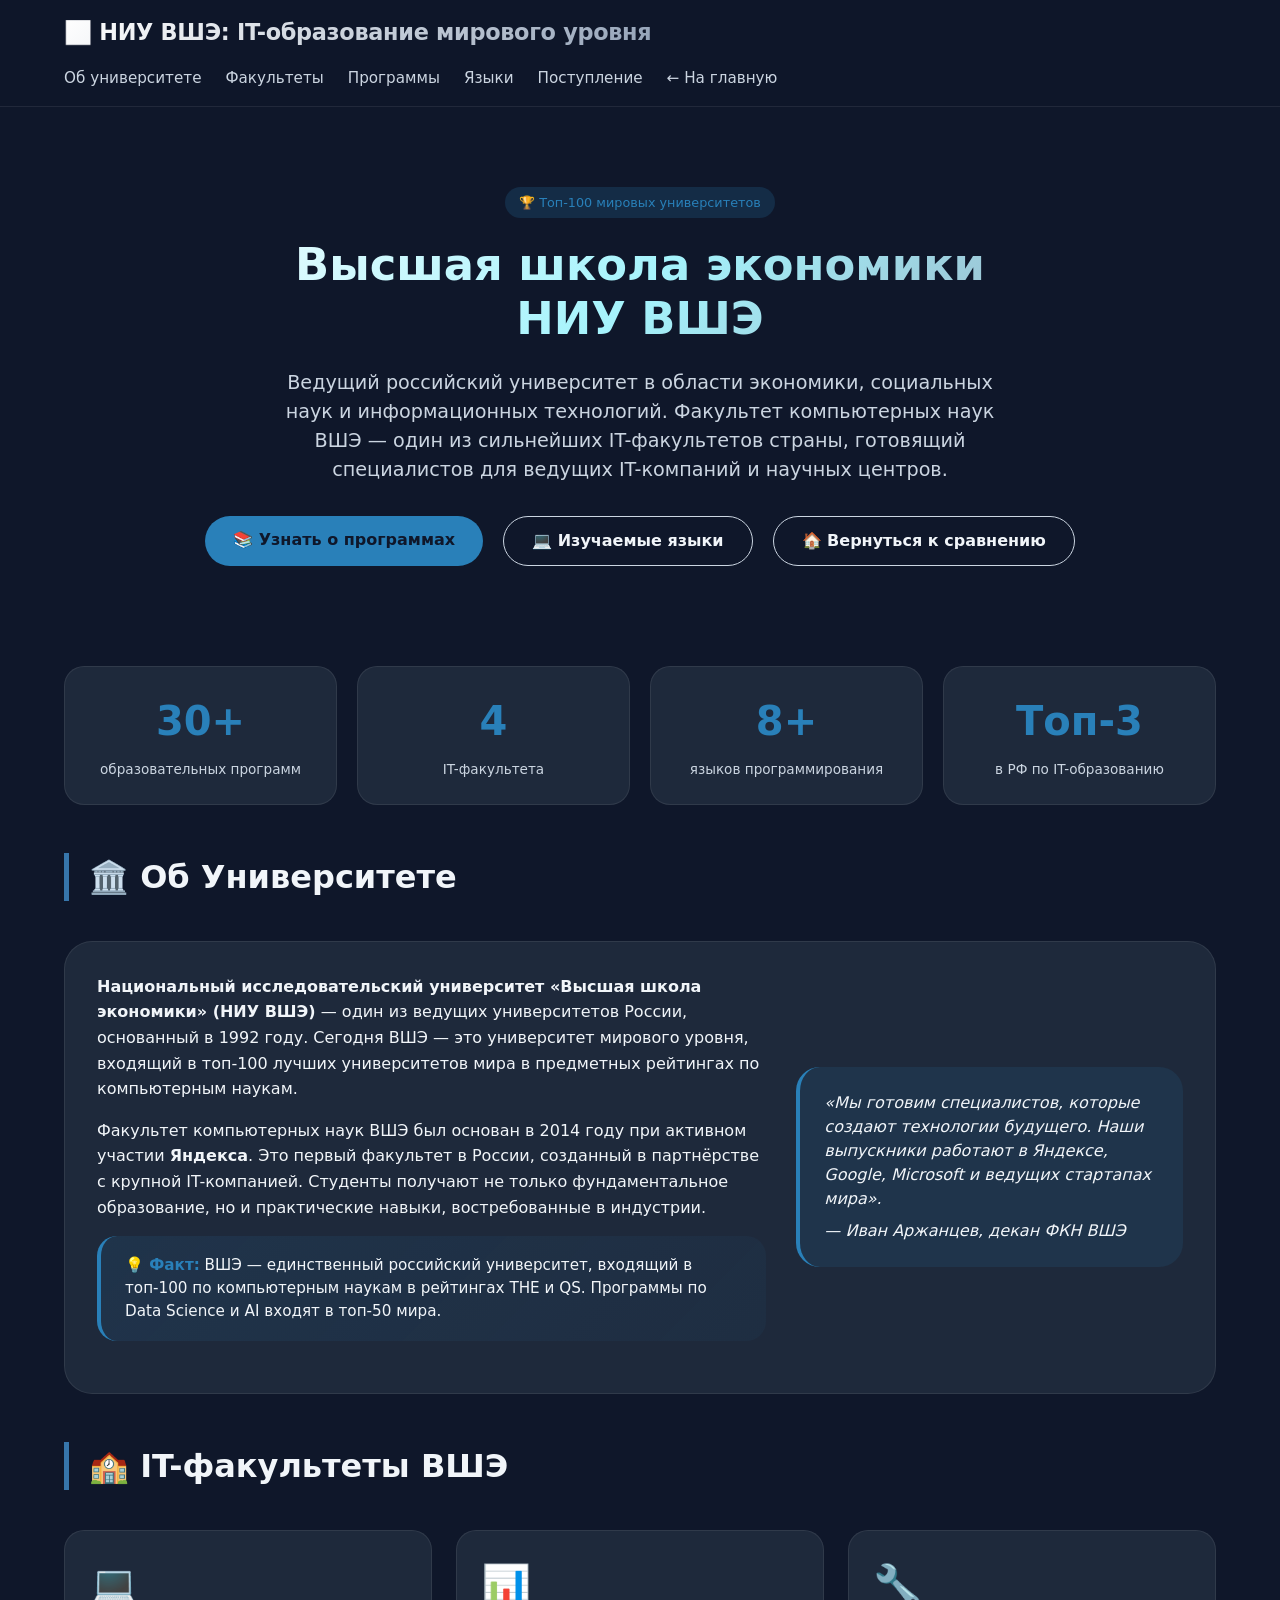
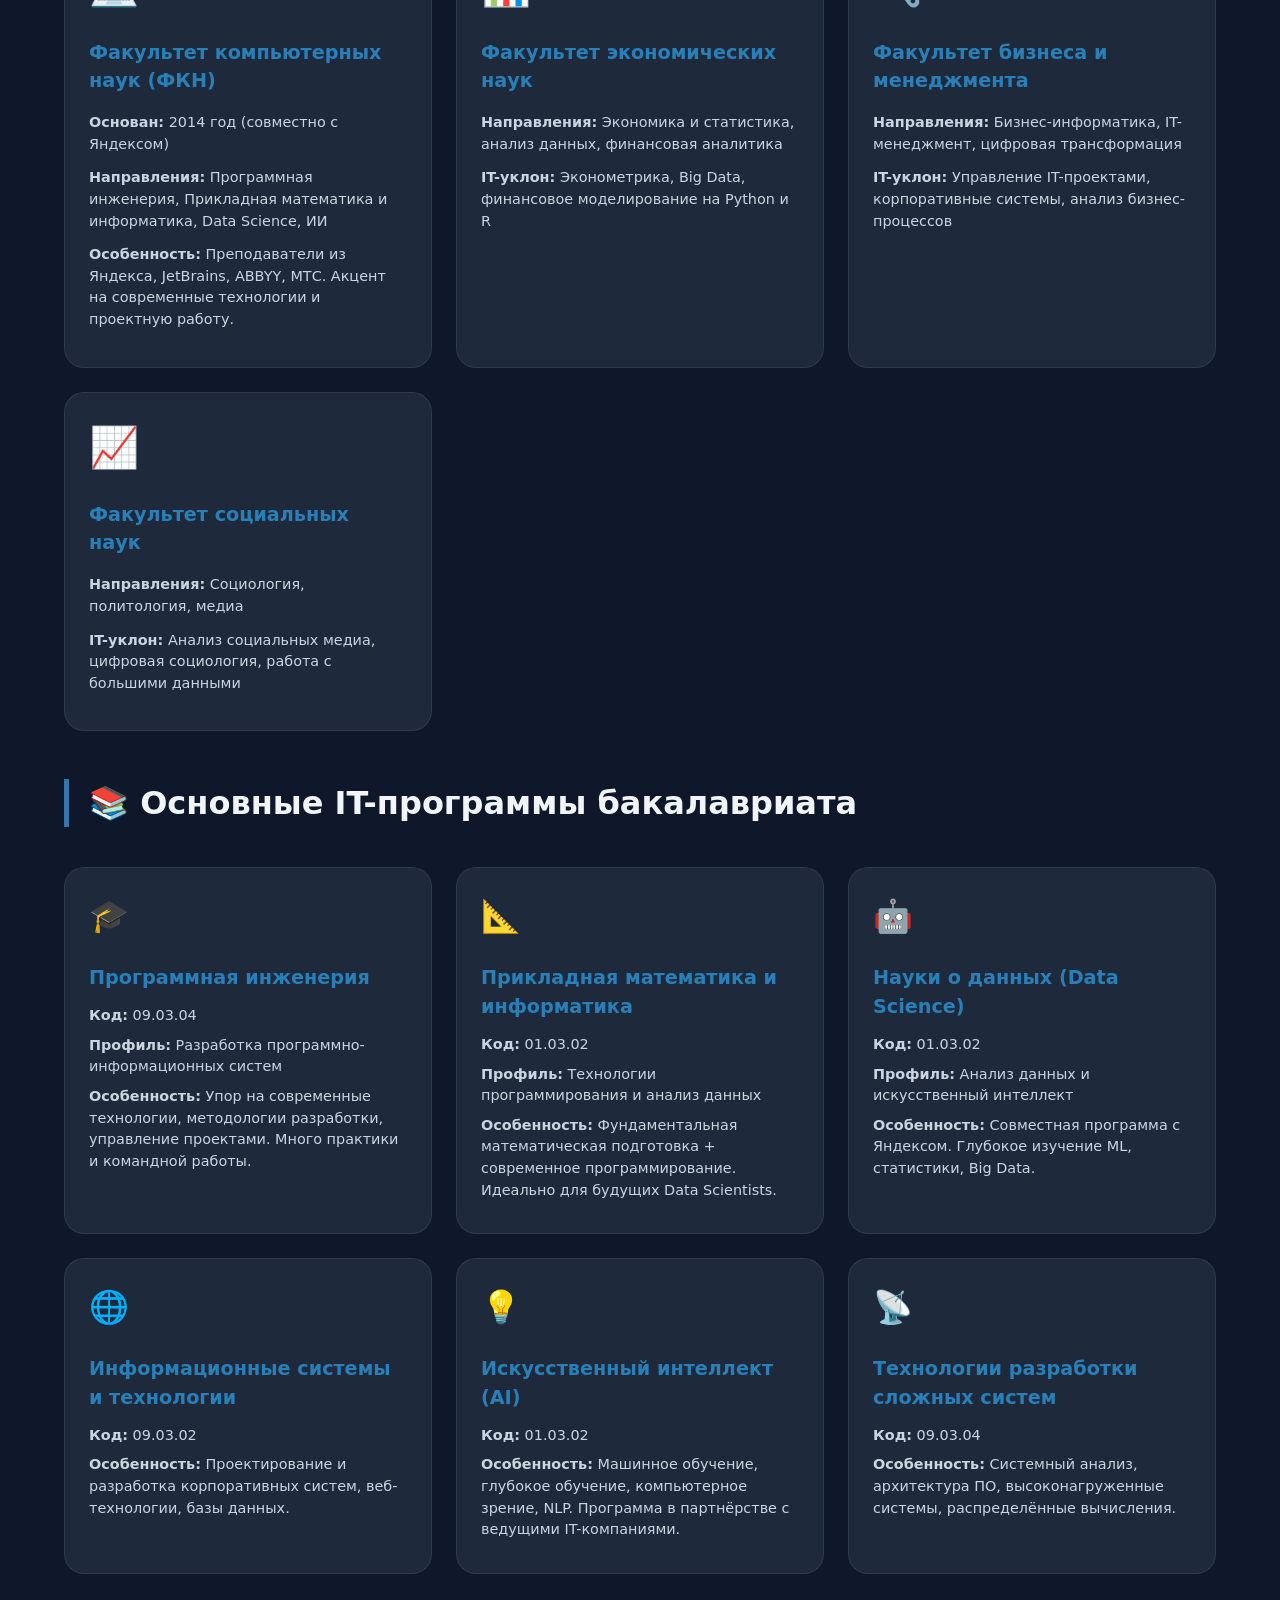
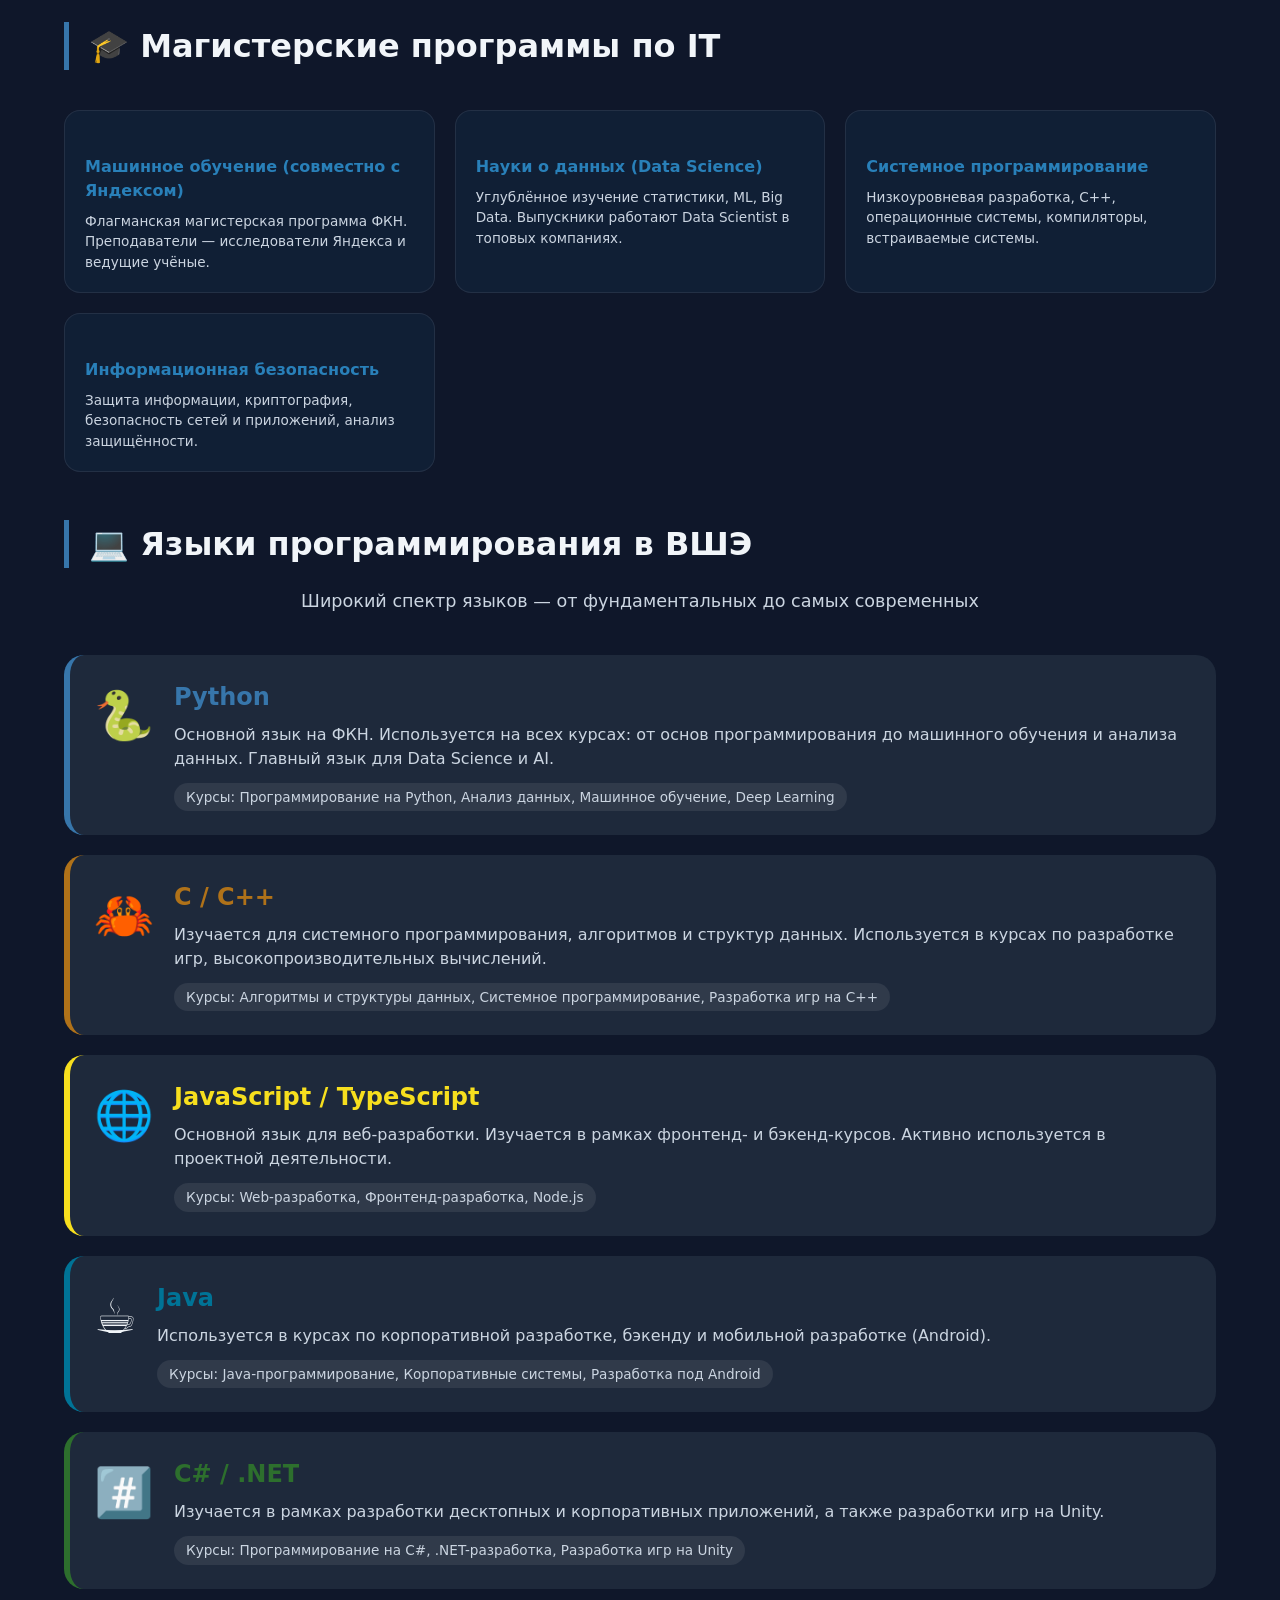
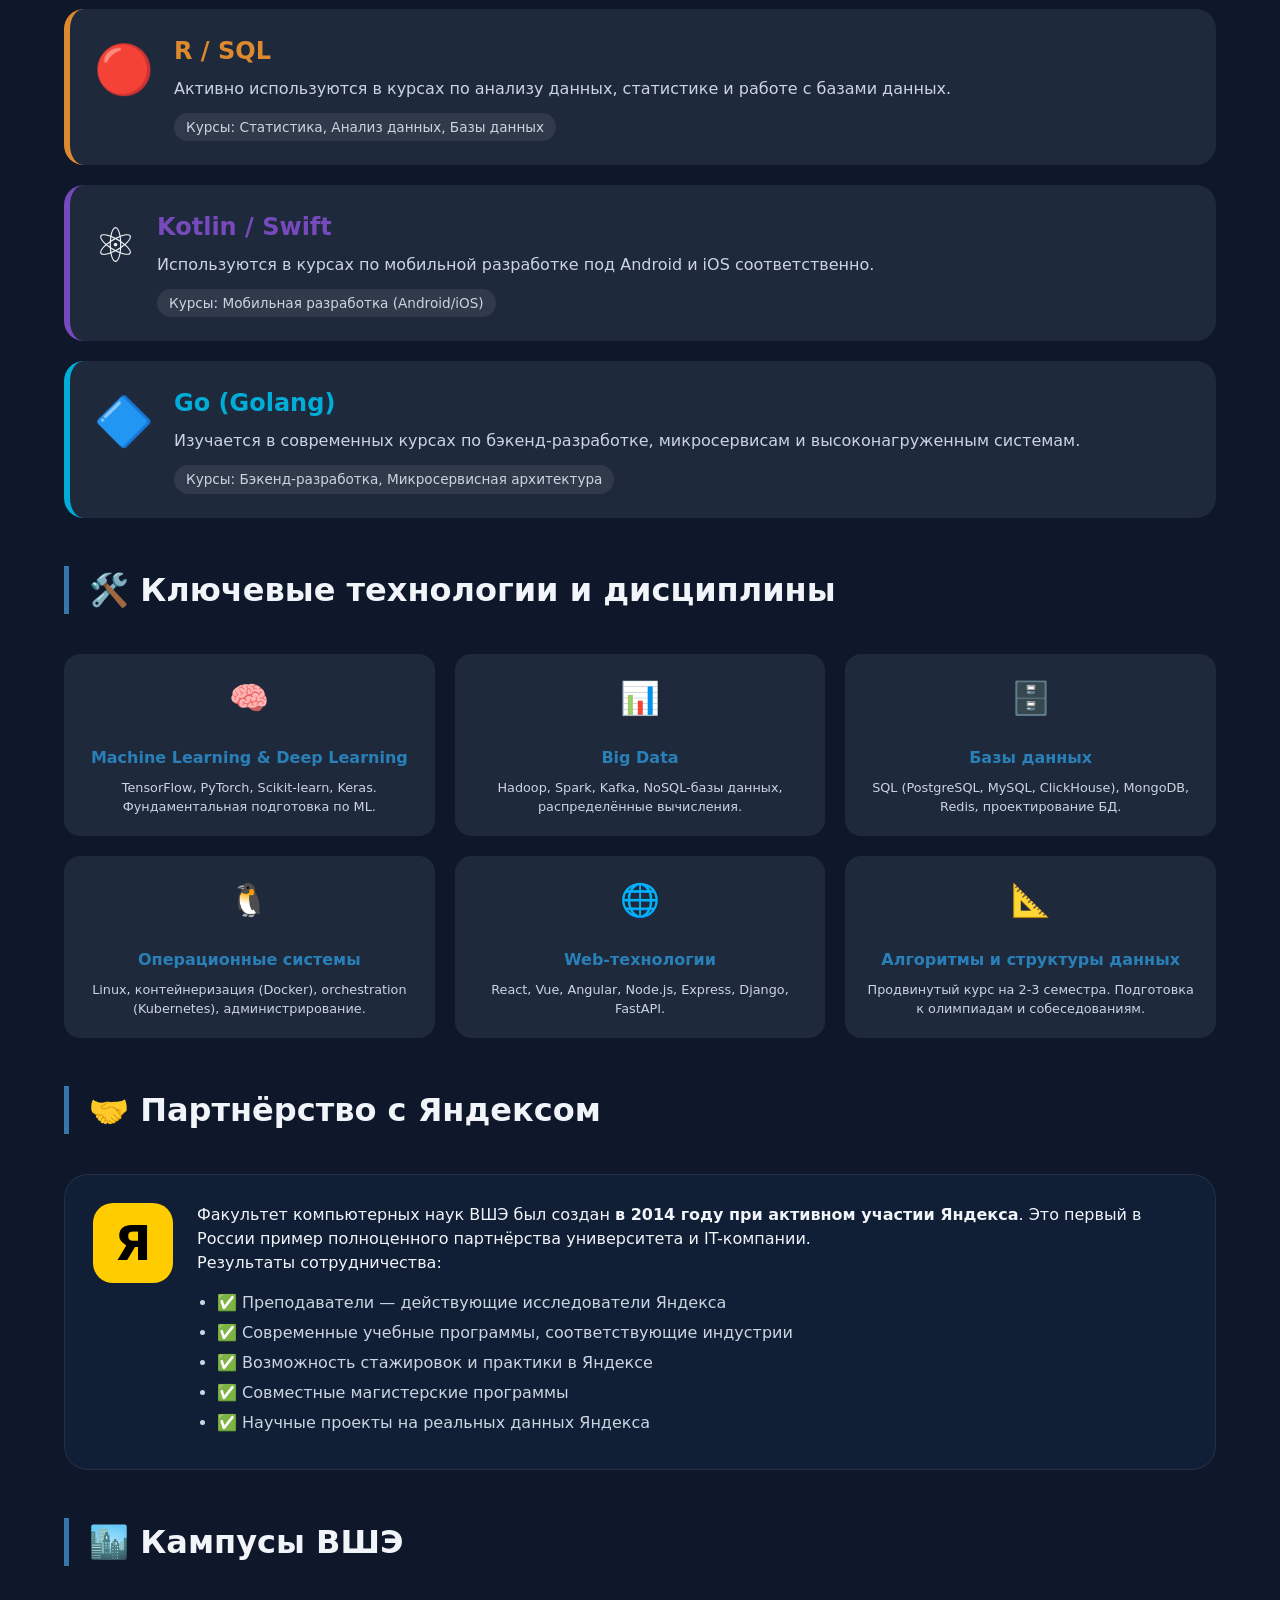
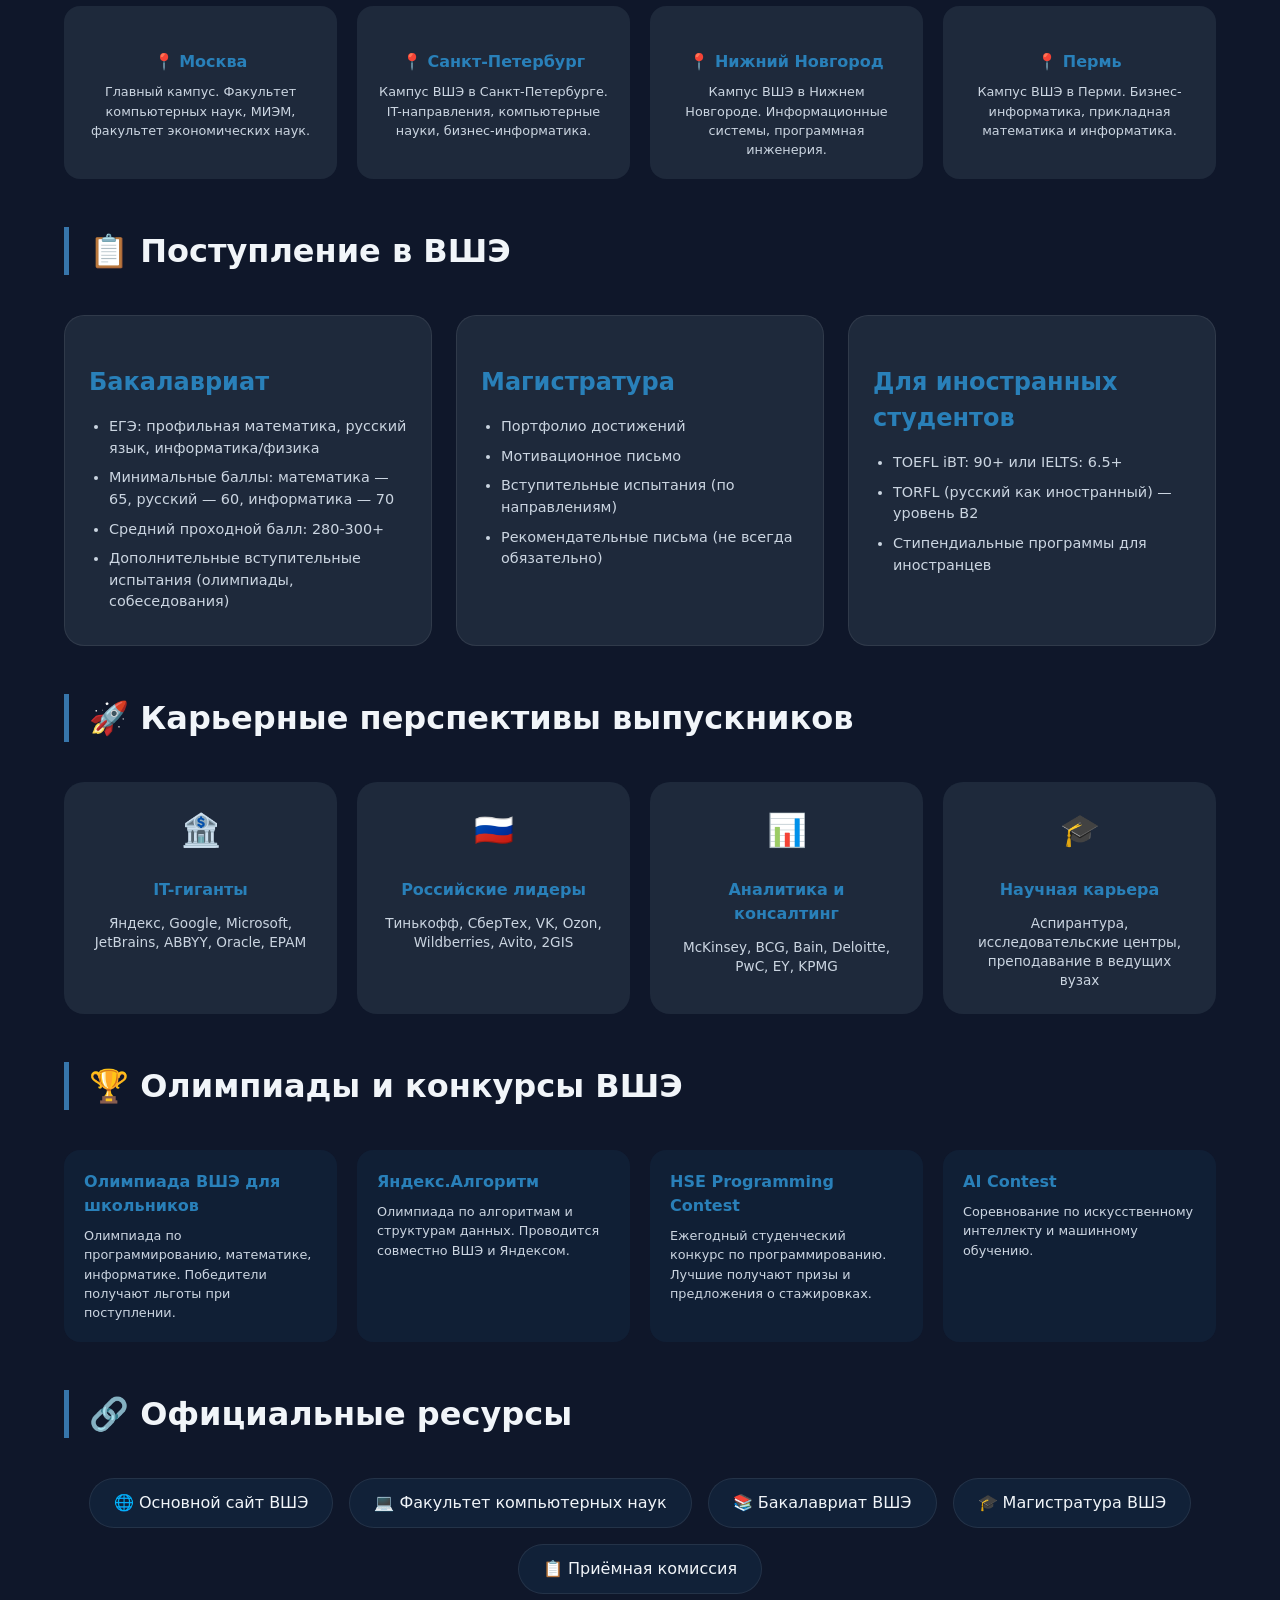
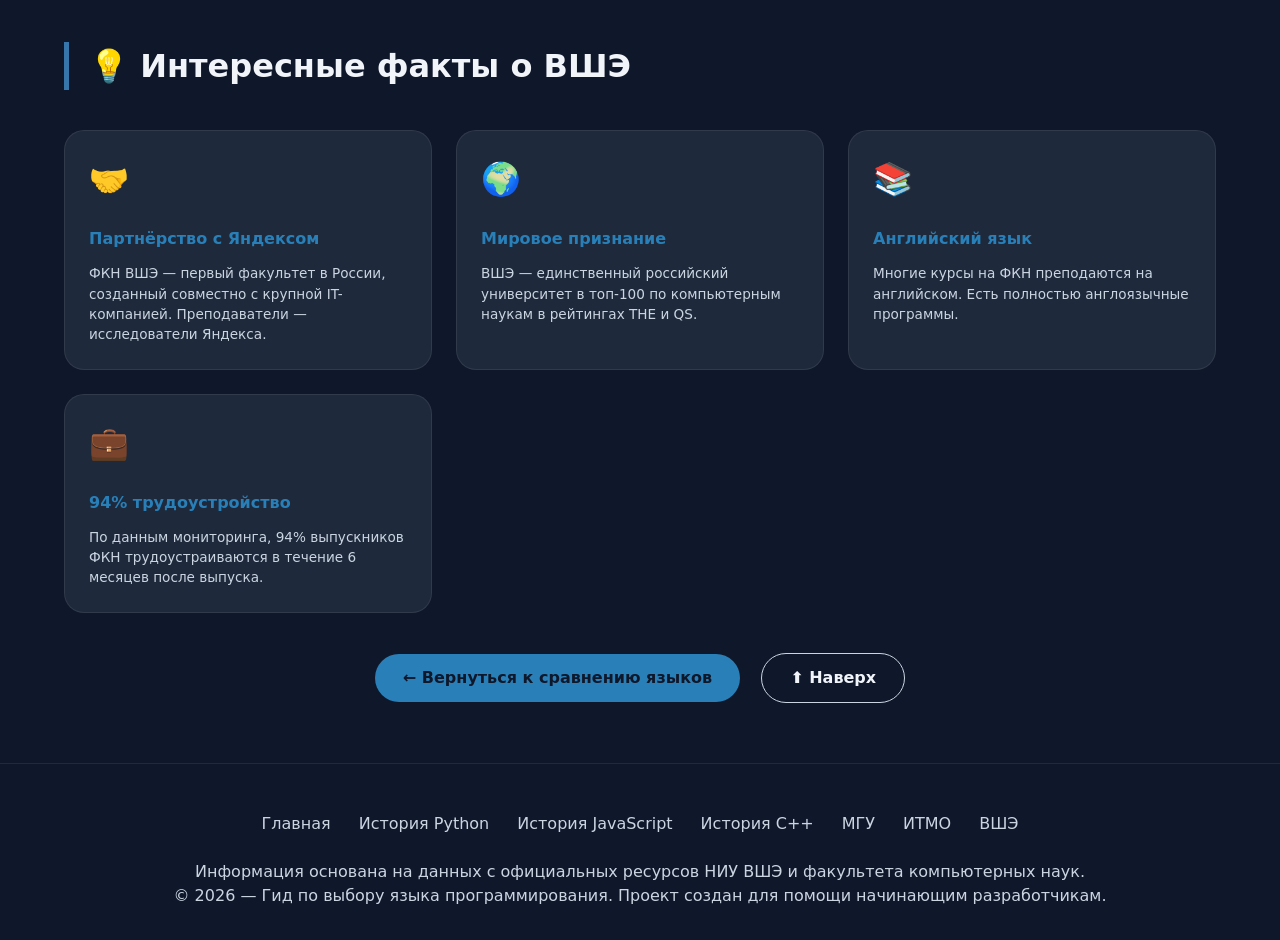
<file: hse.html>
<!DOCTYPE html>
<html lang="ru">
<head>
    <meta charset="UTF-8">
    <meta name="viewport" content="width=device-width, initial-scale=1.0">
    <title>НИУ ВШЭ | IT-образование и программирование</title>
    <link rel="stylesheet" href="style.css">
    <link rel="stylesheet" href="hse.css">
</head>
<body>

<header class="header">
    <div class="container header-content">
        <div class="logo">
            <h1>📊 НИУ ВШЭ: IT-образование мирового уровня</h1>
        </div>
        <nav class="nav-menu">
            <ul>
                <li><a href="#about">Об университете</a></li>
                <li><a href="#faculties">Факультеты</a></li>
                <li><a href="#programs">Программы</a></li>
                <li><a href="#languages">Языки</a></li>
                <li><a href="#admission">Поступление</a></li>
                <li><a href="index.html">← На главную</a></li>
            </ul>
        </nav>
    </div>
</header>

<main>
    <div class="container">
        <!-- Hero секция -->
        <section class="hero" id="about">
            <span class="hero-badge" style="background: rgba(41, 128, 185, 0.2); color: #2980b9;">🏆 Топ-100 мировых университетов</span>
            <h1>Высшая школа экономики<br>НИУ ВШЭ</h1>
            <p>Ведущий российский университет в области экономики, социальных наук и информационных технологий. Факультет компьютерных наук ВШЭ — один из сильнейших IT-факультетов страны, готовящий специалистов для ведущих IT-компаний и научных центров.</p>
            <div class="hero-buttons">
                <a href="#programs" class="btn btn-primary" style="background: #2980b9;">📚 Узнать о программах</a>
                <a href="#languages" class="btn btn-outline">💻 Изучаемые языки</a>
                <a href="index.html" class="btn btn-outline">🏠 Вернуться к сравнению</a>
            </div>
        </section>

        <!-- Статистика -->
        <div class="stats-grid">
            <div class="stat-big">
                <div class="number">30+</div>
                <div class="label">образовательных программ</div>
            </div>
            <div class="stat-big">
                <div class="number">4</div>
                <div class="label">IT-факультета</div>
            </div>
            <div class="stat-big">
                <div class="number">8+</div>
                <div class="label">языков программирования</div>
            </div>
            <div class="stat-big">
                <div class="number">Топ-3</div>
                <div class="label">в РФ по IT-образованию</div>
            </div>
        </div>

        <!-- Об университете -->
        <section>
            <h2>🏛️ Об Университете</h2>
            <div class="university-block">
                <div class="university-text">
                    <p><strong>Национальный исследовательский университет «Высшая школа экономики» (НИУ ВШЭ)</strong> — один из ведущих университетов России, основанный в 1992 году. Сегодня ВШЭ — это университет мирового уровня, входящий в топ-100 лучших университетов мира в предметных рейтингах по компьютерным наукам.</p>
                    <p>Факультет компьютерных наук ВШЭ был основан в 2014 году при активном участии <strong>Яндекса</strong>. Это первый факультет в России, созданный в партнёрстве с крупной IT-компанией. Студенты получают не только фундаментальное образование, но и практические навыки, востребованные в индустрии.</p>
                    <div class="fun-fact" style="margin-top: 16px;">
                        <strong>💡 Факт:</strong> ВШЭ — единственный российский университет, входящий в топ-100 по компьютерным наукам в рейтингах THE и QS. Программы по Data Science и AI входят в топ-50 мира.
                    </div>
                </div>
                <div class="university-quote">
                    <p>«Мы готовим специалистов, которые создают технологии будущего. Наши выпускники работают в Яндексе, Google, Microsoft и ведущих стартапах мира».</p>
                    <p style="margin-top: 8px;">— Иван Аржанцев, декан ФКН ВШЭ</p>
                </div>
            </div>
        </section>

        <!-- Факультеты -->
        <section id="faculties">
            <h2>🏫 IT-факультеты ВШЭ</h2>
            <div class="faculties-grid">
                <div class="faculty-card">
                    <div class="faculty-icon">💻</div>
                    <h3>Факультет компьютерных наук (ФКН)</h3>
                    <p><strong>Основан:</strong> 2014 год (совместно с Яндексом)</p>
                    <p><strong>Направления:</strong> Программная инженерия, Прикладная математика и информатика, Data Science, ИИ</p>
                    <p><strong>Особенность:</strong> Преподаватели из Яндекса, JetBrains, ABBYY, МТС. Акцент на современные технологии и проектную работу.</p>
                </div>
                <div class="faculty-card">
                    <div class="faculty-icon">📊</div>
                    <h3>Факультет экономических наук</h3>
                    <p><strong>Направления:</strong> Экономика и статистика, анализ данных, финансовая аналитика</p>
                    <p><strong>IT-уклон:</strong> Эконометрика, Big Data, финансовое моделирование на Python и R</p>
                </div>
                <div class="faculty-card">
                    <div class="faculty-icon">🔧</div>
                    <h3>Факультет бизнеса и менеджмента</h3>
                    <p><strong>Направления:</strong> Бизнес-информатика, IT-менеджмент, цифровая трансформация</p>
                    <p><strong>IT-уклон:</strong> Управление IT-проектами, корпоративные системы, анализ бизнес-процессов</p>
                </div>
                <div class="faculty-card">
                    <div class="faculty-icon">📈</div>
                    <h3>Факультет социальных наук</h3>
                    <p><strong>Направления:</strong> Социология, политология, медиа</p>
                    <p><strong>IT-уклон:</strong> Анализ социальных медиа, цифровая социология, работа с большими данными</p>
                </div>
            </div>
        </section>

        <!-- Образовательные программы -->
        <section id="programs">
            <h2>📚 Основные IT-программы бакалавриата</h2>
            <div class="programs-grid">
                <div class="program-card">
                    <div class="program-icon">🎓</div>
                    <h3>Программная инженерия</h3>
                    <p><strong>Код:</strong> 09.03.04</p>
                    <p><strong>Профиль:</strong> Разработка программно-информационных систем</p>
                    <p><strong>Особенность:</strong> Упор на современные технологии, методологии разработки, управление проектами. Много практики и командной работы.</p>
                </div>
                <div class="program-card">
                    <div class="program-icon">📐</div>
                    <h3>Прикладная математика и информатика</h3>
                    <p><strong>Код:</strong> 01.03.02</p>
                    <p><strong>Профиль:</strong> Технологии программирования и анализ данных</p>
                    <p><strong>Особенность:</strong> Фундаментальная математическая подготовка + современное программирование. Идеально для будущих Data Scientists.</p>
                </div>
                <div class="program-card">
                    <div class="program-icon">🤖</div>
                    <h3>Науки о данных (Data Science)</h3>
                    <p><strong>Код:</strong> 01.03.02</p>
                    <p><strong>Профиль:</strong> Анализ данных и искусственный интеллект</p>
                    <p><strong>Особенность:</strong> Совместная программа с Яндексом. Глубокое изучение ML, статистики, Big Data.</p>
                </div>
                <div class="program-card">
                    <div class="program-icon">🌐</div>
                    <h3>Информационные системы и технологии</h3>
                    <p><strong>Код:</strong> 09.03.02</p>
                    <p><strong>Особенность:</strong> Проектирование и разработка корпоративных систем, веб-технологии, базы данных.</p>
                </div>
                <div class="program-card">
                    <div class="program-icon">💡</div>
                    <h3>Искусственный интеллект (AI)</h3>
                    <p><strong>Код:</strong> 01.03.02</p>
                    <p><strong>Особенность:</strong> Машинное обучение, глубокое обучение, компьютерное зрение, NLP. Программа в партнёрстве с ведущими IT-компаниями.</p>
                </div>
                <div class="program-card">
                    <div class="program-icon">📡</div>
                    <h3>Технологии разработки сложных систем</h3>
                    <p><strong>Код:</strong> 09.03.04</p>
                    <p><strong>Особенность:</strong> Системный анализ, архитектура ПО, высоконагруженные системы, распределённые вычисления.</p>
                </div>
            </div>
        </section>

        <!-- Магистерские программы -->
        <section>
            <h2>🎓 Магистерские программы по IT</h2>
            <div class="magistracy-grid">
                <div class="magistracy-card">
                    <h3>Машинное обучение (совместно с Яндексом)</h3>
                    <p>Флагманская магистерская программа ФКН. Преподаватели — исследователи Яндекса и ведущие учёные.</p>
                </div>
                <div class="magistracy-card">
                    <h3>Науки о данных (Data Science)</h3>
                    <p>Углублённое изучение статистики, ML, Big Data. Выпускники работают Data Scientist в топовых компаниях.</p>
                </div>
                <div class="magistracy-card">
                    <h3>Системное программирование</h3>
                    <p>Низкоуровневая разработка, C++, операционные системы, компиляторы, встраиваемые системы.</p>
                </div>
                <div class="magistracy-card">
                    <h3>Информационная безопасность</h3>
                    <p>Защита информации, криптография, безопасность сетей и приложений, анализ защищённости.</p>
                </div>
            </div>
        </section>

        <!-- Изучаемые языки программирования -->
        <section id="languages">
            <h2>💻 Языки программирования в ВШЭ</h2>
            <p class="section-subtitle">Широкий спектр языков — от фундаментальных до самых современных</p>
            
            <div class="languages-showcase">
                <div class="lang-showcase-card" style="border-left-color: #3776AB;">
                    <div class="lang-showcase-icon">🐍</div>
                    <div class="lang-showcase-info">
                        <h3 style="color: #3776AB;">Python</h3>
                        <p>Основной язык на ФКН. Используется на всех курсах: от основ программирования до машинного обучения и анализа данных. Главный язык для Data Science и AI.</p>
                        <span class="lang-courses">Курсы: Программирование на Python, Анализ данных, Машинное обучение, Deep Learning</span>
                    </div>
                </div>
                <div class="lang-showcase-card" style="border-left-color: #b07219;">
                    <div class="lang-showcase-icon">🦀</div>
                    <div class="lang-showcase-info">
                        <h3 style="color: #b07219;">C / C++</h3>
                        <p>Изучается для системного программирования, алгоритмов и структур данных. Используется в курсах по разработке игр, высокопроизводительных вычислений.</p>
                        <span class="lang-courses">Курсы: Алгоритмы и структуры данных, Системное программирование, Разработка игр на C++</span>
                    </div>
                </div>
                <div class="lang-showcase-card" style="border-left-color: #F7DF1E;">
                    <div class="lang-showcase-icon">🌐</div>
                    <div class="lang-showcase-info">
                        <h3 style="color: #F7DF1E;">JavaScript / TypeScript</h3>
                        <p>Основной язык для веб-разработки. Изучается в рамках фронтенд- и бэкенд-курсов. Активно используется в проектной деятельности.</p>
                        <span class="lang-courses">Курсы: Web-разработка, Фронтенд-разработка, Node.js</span>
                    </div>
                </div>
                <div class="lang-showcase-card" style="border-left-color: #007396;">
                    <div class="lang-showcase-icon">☕</div>
                    <div class="lang-showcase-info">
                        <h3 style="color: #007396;">Java</h3>
                        <p>Используется в курсах по корпоративной разработке, бэкенду и мобильной разработке (Android).</p>
                        <span class="lang-courses">Курсы: Java-программирование, Корпоративные системы, Разработка под Android</span>
                    </div>
                </div>
                <div class="lang-showcase-card" style="border-left-color: #2d6f2d;">
                    <div class="lang-showcase-icon">#️⃣</div>
                    <div class="lang-showcase-info">
                        <h3 style="color: #2d6f2d;">C# / .NET</h3>
                        <p>Изучается в рамках разработки десктопных и корпоративных приложений, а также разработки игр на Unity.</p>
                        <span class="lang-courses">Курсы: Программирование на C#, .NET-разработка, Разработка игр на Unity</span>
                    </div>
                </div>
                <div class="lang-showcase-card" style="border-left-color: #DD8A2E;">
                    <div class="lang-showcase-icon">🔴</div>
                    <div class="lang-showcase-info">
                        <h3 style="color: #DD8A2E;">R / SQL</h3>
                        <p>Активно используются в курсах по анализу данных, статистике и работе с базами данных.</p>
                        <span class="lang-courses">Курсы: Статистика, Анализ данных, Базы данных</span>
                    </div>
                </div>
                <div class="lang-showcase-card" style="border-left-color: #764ABC;">
                    <div class="lang-showcase-icon">⚛️</div>
                    <div class="lang-showcase-info">
                        <h3 style="color: #764ABC;">Kotlin / Swift</h3>
                        <p>Используются в курсах по мобильной разработке под Android и iOS соответственно.</p>
                        <span class="lang-courses">Курсы: Мобильная разработка (Android/iOS)</span>
                    </div>
                </div>
                <div class="lang-showcase-card" style="border-left-color: #00ADD8;">
                    <div class="lang-showcase-icon">🔷</div>
                    <div class="lang-showcase-info">
                        <h3 style="color: #00ADD8;">Go (Golang)</h3>
                        <p>Изучается в современных курсах по бэкенд-разработке, микросервисам и высоконагруженным системам.</p>
                        <span class="lang-courses">Курсы: Бэкенд-разработка, Микросервисная архитектура</span>
                    </div>
                </div>
            </div>
        </section>

        <!-- Ключевые технологии и дисциплины -->
        <section>
            <h2>🛠️ Ключевые технологии и дисциплины</h2>
            <div class="tech-grid">
                <div class="tech-card">
                    <div class="tech-icon">🧠</div>
                    <h3>Machine Learning & Deep Learning</h3>
                    <p>TensorFlow, PyTorch, Scikit-learn, Keras. Фундаментальная подготовка по ML.</p>
                </div>
                <div class="tech-card">
                    <div class="tech-icon">📊</div>
                    <h3>Big Data</h3>
                    <p>Hadoop, Spark, Kafka, NoSQL-базы данных, распределённые вычисления.</p>
                </div>
                <div class="tech-card">
                    <div class="tech-icon">🗄️</div>
                    <h3>Базы данных</h3>
                    <p>SQL (PostgreSQL, MySQL, ClickHouse), MongoDB, Redis, проектирование БД.</p>
                </div>
                <div class="tech-card">
                    <div class="tech-icon">🐧</div>
                    <h3>Операционные системы</h3>
                    <p>Linux, контейнеризация (Docker), orchestration (Kubernetes), администрирование.</p>
                </div>
                <div class="tech-card">
                    <div class="tech-icon">🌐</div>
                    <h3>Web-технологии</h3>
                    <p>React, Vue, Angular, Node.js, Express, Django, FastAPI.</p>
                </div>
                <div class="tech-card">
                    <div class="tech-icon">📐</div>
                    <h3>Алгоритмы и структуры данных</h3>
                    <p>Продвинутый курс на 2-3 семестра. Подготовка к олимпиадам и собеседованиям.</p>
                </div>
            </div>
        </section>

        <!-- Яндекс и ВШЭ: партнёрство -->
        <section>
            <h2>🤝 Партнёрство с Яндексом</h2>
            <div class="yandex-block">
                <div class="yandex-icon">Я</div>
                <div class="yandex-text">
                    <p>Факультет компьютерных наук ВШЭ был создан <strong>в 2014 году при активном участии Яндекса</strong>. Это первый в России пример полноценного партнёрства университета и IT-компании.</p>
                    <p>Результаты сотрудничества:</p>
                    <ul>
                        <li>✅ Преподаватели — действующие исследователи Яндекса</li>
                        <li>✅ Современные учебные программы, соответствующие индустрии</li>
                        <li>✅ Возможность стажировок и практики в Яндексе</li>
                        <li>✅ Совместные магистерские программы</li>
                        <li>✅ Научные проекты на реальных данных Яндекса</li>
                    </ul>
                </div>
            </div>
        </section>

        <!-- Филиалы и кампусы -->
        <section>
            <h2>🏙️ Кампусы ВШЭ</h2>
            <div class="campuses-grid">
                <div class="campus-card">
                    <h3>📍 Москва</h3>
                    <p>Главный кампус. Факультет компьютерных наук, МИЭМ, факультет экономических наук.</p>
                </div>
                <div class="campus-card">
                    <h3>📍 Санкт-Петербург</h3>
                    <p>Кампус ВШЭ в Санкт-Петербурге. IT-направления, компьютерные науки, бизнес-информатика.</p>
                </div>
                <div class="campus-card">
                    <h3>📍 Нижний Новгород</h3>
                    <p>Кампус ВШЭ в Нижнем Новгороде. Информационные системы, программная инженерия.</p>
                </div>
                <div class="campus-card">
                    <h3>📍 Пермь</h3>
                    <p>Кампус ВШЭ в Перми. Бизнес-информатика, прикладная математика и информатика.</p>
                </div>
            </div>
        </section>

        <!-- Поступление -->
        <section id="admission">
            <h2>📋 Поступление в ВШЭ</h2>
            <div class="admission-grid">
                <div class="admission-card">
                    <h3>Бакалавриат</h3>
                    <ul>
                        <li>ЕГЭ: профильная математика, русский язык, информатика/физика</li>
                        <li>Минимальные баллы: математика — 65, русский — 60, информатика — 70</li>
                        <li>Средний проходной балл: 280-300+</li>
                        <li>Дополнительные вступительные испытания (олимпиады, собеседования)</li>
                    </ul>
                </div>
                <div class="admission-card">
                    <h3>Магистратура</h3>
                    <ul>
                        <li>Портфолио достижений</li>
                        <li>Мотивационное письмо</li>
                        <li>Вступительные испытания (по направлениям)</li>
                        <li>Рекомендательные письма (не всегда обязательно)</li>
                    </ul>
                </div>
                <div class="admission-card">
                    <h3>Для иностранных студентов</h3>
                    <ul>
                        <li>TOEFL iBT: 90+ или IELTS: 6.5+</li>
                        <li>TORFL (русский как иностранный) — уровень B2</li>
                        <li>Стипендиальные программы для иностранцев</li>
                    </ul>
                </div>
            </div>
        </section>

        <!-- Карьерные перспективы -->
        <section>
            <h2>🚀 Карьерные перспективы выпускников</h2>
            <div class="career-grid">
                <div class="career-card">
                    <div class="career-icon">🏦</div>
                    <h3>IT-гиганты</h3>
                    <p>Яндекс, Google, Microsoft, JetBrains, ABBYY, Oracle, EPAM</p>
                </div>
                <div class="career-card">
                    <div class="career-icon">🇷🇺</div>
                    <h3>Российские лидеры</h3>
                    <p>Тинькофф, СберТех, VK, Ozon, Wildberries, Avito, 2GIS</p>
                </div>
                <div class="career-card">
                    <div class="career-icon">📊</div>
                    <h3>Аналитика и консалтинг</h3>
                    <p>McKinsey, BCG, Bain, Deloitte, PwC, EY, KPMG</p>
                </div>
                <div class="career-card">
                    <div class="career-icon">🎓</div>
                    <h3>Научная карьера</h3>
                    <p>Аспирантура, исследовательские центры, преподавание в ведущих вузах</p>
                </div>
            </div>
        </section>

        <!-- Олимпиады и конкурсы -->
        <section>
            <h2>🏆 Олимпиады и конкурсы ВШЭ</h2>
            <div class="olymp-grid">
                <div class="olymp-card">
                    <div class="olymp-name">Олимпиада ВШЭ для школьников</div>
                    <div class="olymp-desc">Олимпиада по программированию, математике, информатике. Победители получают льготы при поступлении.</div>
                </div>
                <div class="olymp-card">
                    <div class="olymp-name">Яндекс.Алгоритм</div>
                    <div class="olymp-desc">Олимпиада по алгоритмам и структурам данных. Проводится совместно ВШЭ и Яндексом.</div>
                </div>
                <div class="olymp-card">
                    <div class="olymp-name">HSE Programming Contest</div>
                    <div class="olymp-desc">Ежегодный студенческий конкурс по программированию. Лучшие получают призы и предложения о стажировках.</div>
                </div>
                <div class="olymp-card">
                    <div class="olymp-name">AI Contest</div>
                    <div class="olymp-desc">Соревнование по искусственному интеллекту и машинному обучению.</div>
                </div>
            </div>
        </section>

        <!-- Официальные ресурсы -->
        <section>
            <h2>🔗 Официальные ресурсы</h2>
            <div class="resources-grid">
                <a href="https://www.hse.ru" class="resource-link" target="_blank">🌐 Основной сайт ВШЭ</a>
                <a href="https://cs.hse.ru" class="resource-link" target="_blank">💻 Факультет компьютерных наук</a>
                <a href="https://www.hse.ru/ba/" class="resource-link" target="_blank">📚 Бакалавриат ВШЭ</a>
                <a href="https://www.hse.ru/ma/" class="resource-link" target="_blank">🎓 Магистратура ВШЭ</a>
                <a href="https://admissions.hse.ru" class="resource-link" target="_blank">📋 Приёмная комиссия</a>
            </div>
        </section>

        <!-- Интересные факты -->
        <section>
            <h2>💡 Интересные факты о ВШЭ</h2>
            <div class="fun-facts-grid">
                <div class="fun-fact-card">
                    <div class="fun-fact-icon">🤝</div>
                    <h3>Партнёрство с Яндексом</h3>
                    <p>ФКН ВШЭ — первый факультет в России, созданный совместно с крупной IT-компанией. Преподаватели — исследователи Яндекса.</p>
                </div>
                <div class="fun-fact-card">
                    <div class="fun-fact-icon">🌍</div>
                    <h3>Мировое признание</h3>
                    <p>ВШЭ — единственный российский университет в топ-100 по компьютерным наукам в рейтингах THE и QS.</p>
                </div>
                <div class="fun-fact-card">
                    <div class="fun-fact-icon">📚</div>
                    <h3>Английский язык</h3>
                    <p>Многие курсы на ФКН преподаются на английском. Есть полностью англоязычные программы.</p>
                </div>
                <div class="fun-fact-card">
                    <div class="fun-fact-icon">💼</div>
                    <h3>94% трудоустройство</h3>
                    <p>По данным мониторинга, 94% выпускников ФКН трудоустраиваются в течение 6 месяцев после выпуска.</p>
                </div>
            </div>
        </section>

        <!-- Кнопка возврата -->
        <div style="text-align: center; margin: 40px 0 60px;">
            <a href="index.html" class="btn btn-primary" style="background: #2980b9;">← Вернуться к сравнению языков</a>
            <a href="#about" class="btn btn-outline" style="margin-left: 16px;">⬆ Наверх</a>
        </div>
    </div>
</main>

<footer class="footer">
    <div class="container">
        <div class="footer-links">
            <a href="index.html">Главная</a>
            <a href="python-history.html">История Python</a>
            <a href="js-history.html">История JavaScript</a>
            <a href="cpp-history.html">История C++</a>
            <a href="msu.html">МГУ</a>
            <a href="itmo.html">ИТМО</a>
            <a href="hse.html">ВШЭ</a>
        </div>
        <p>Информация основана на данных с официальных ресурсов НИУ ВШЭ и факультета компьютерных наук.</p>
        <p>© 2026 — Гид по выбору языка программирования. Проект создан для помощи начинающим разработчикам.</p>
    </div>
</footer>

</body>
</html>
</file>
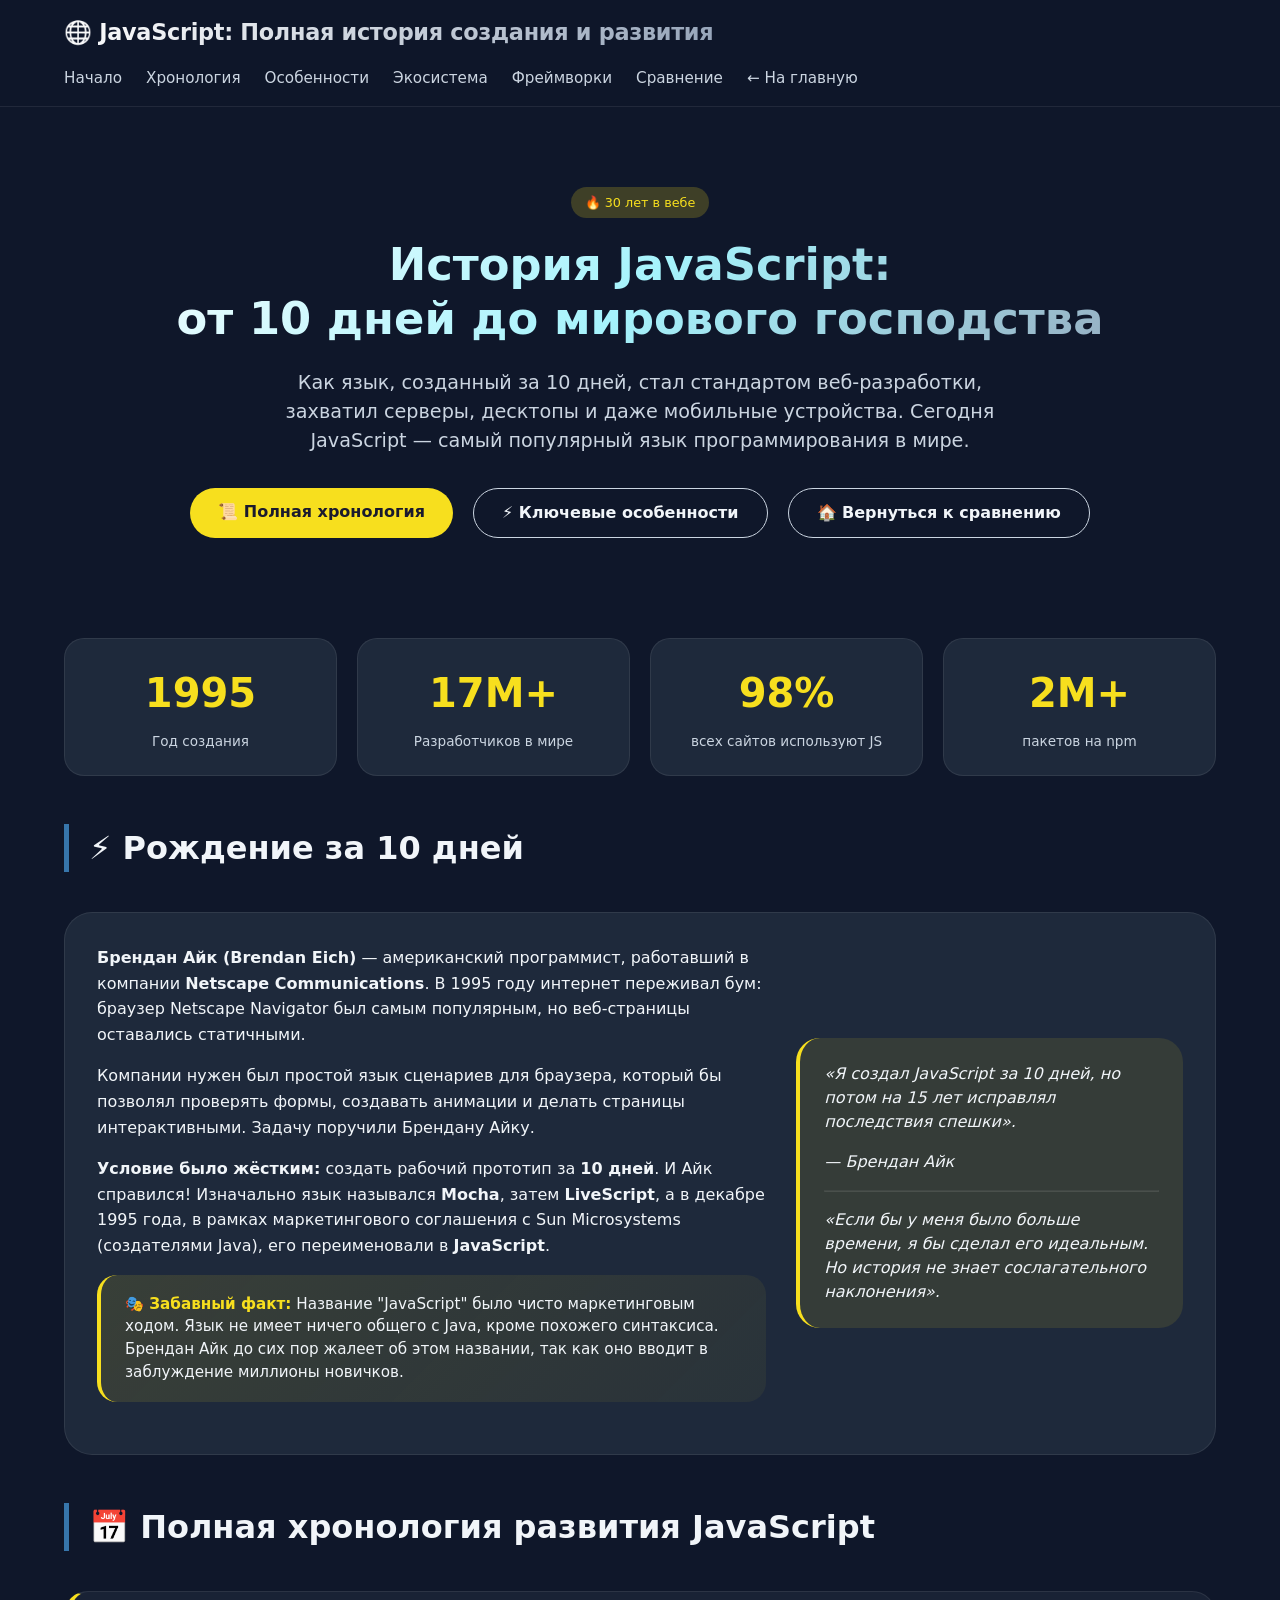
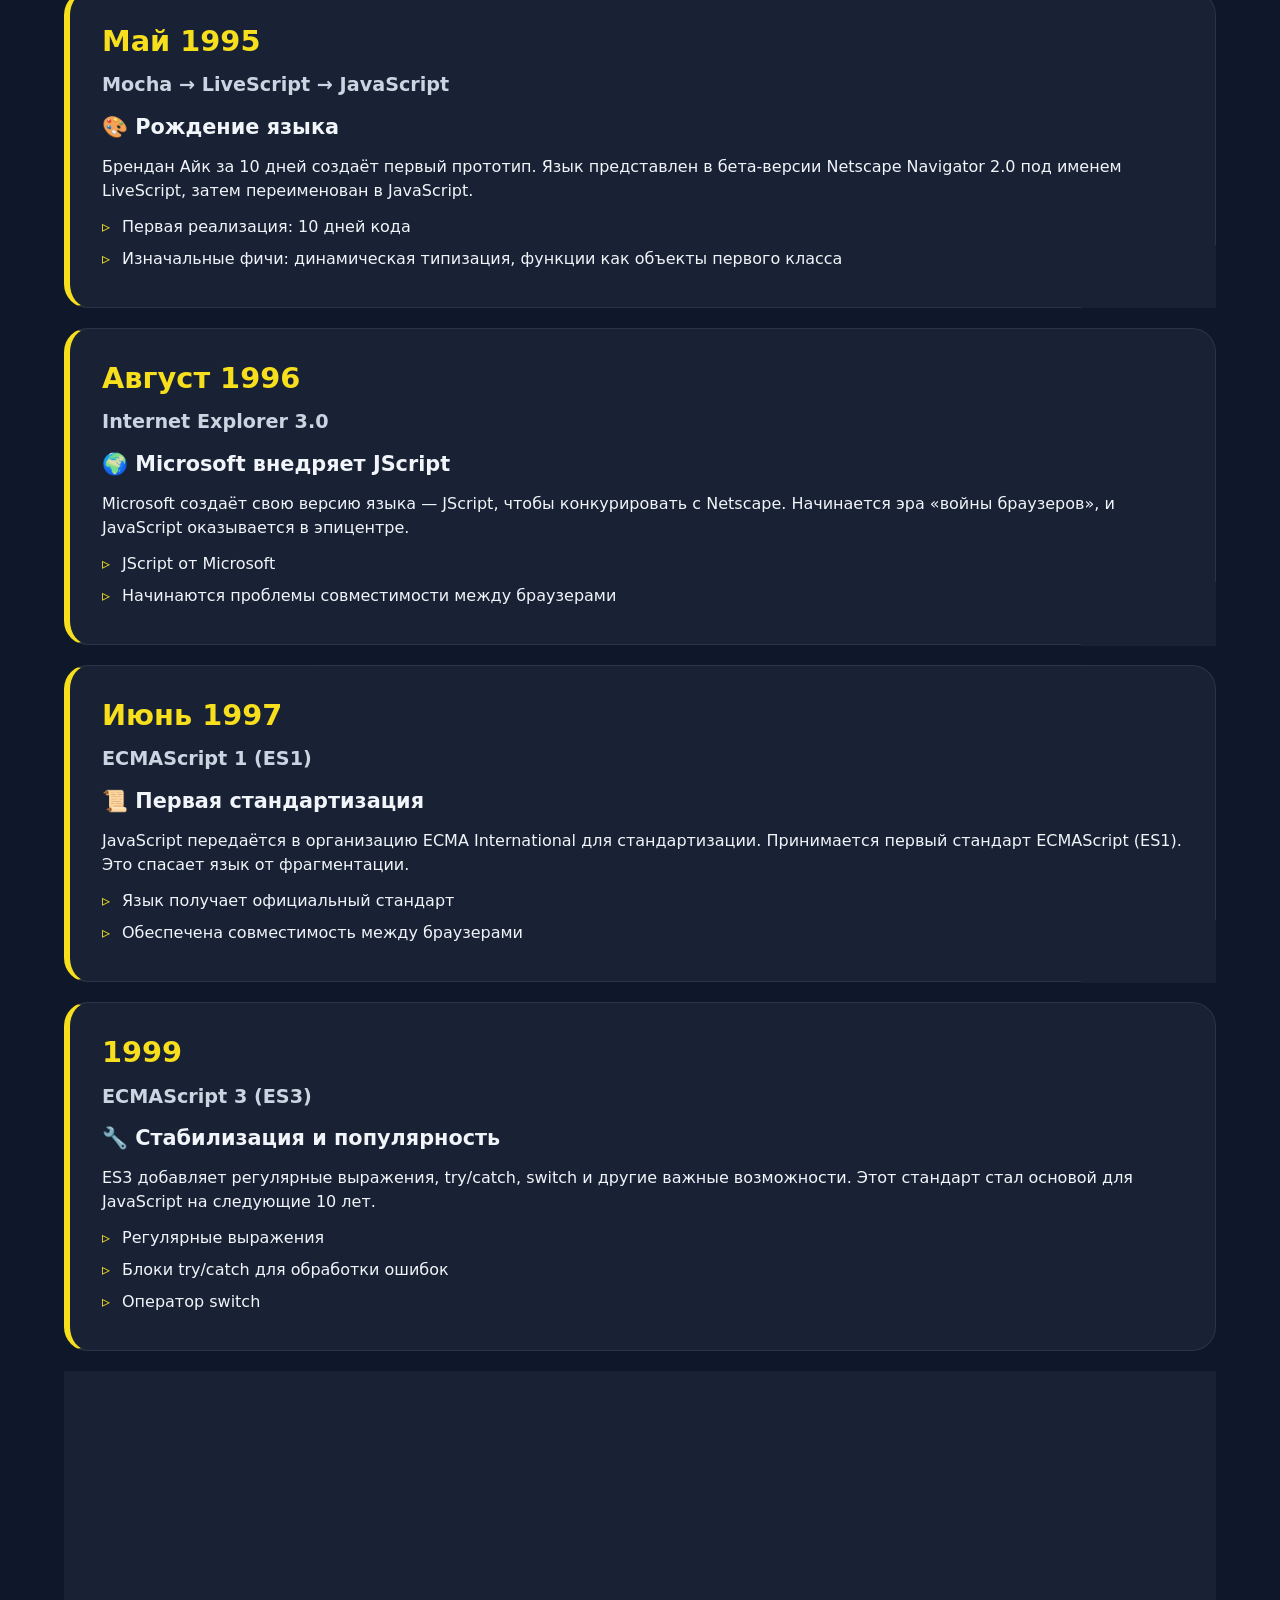
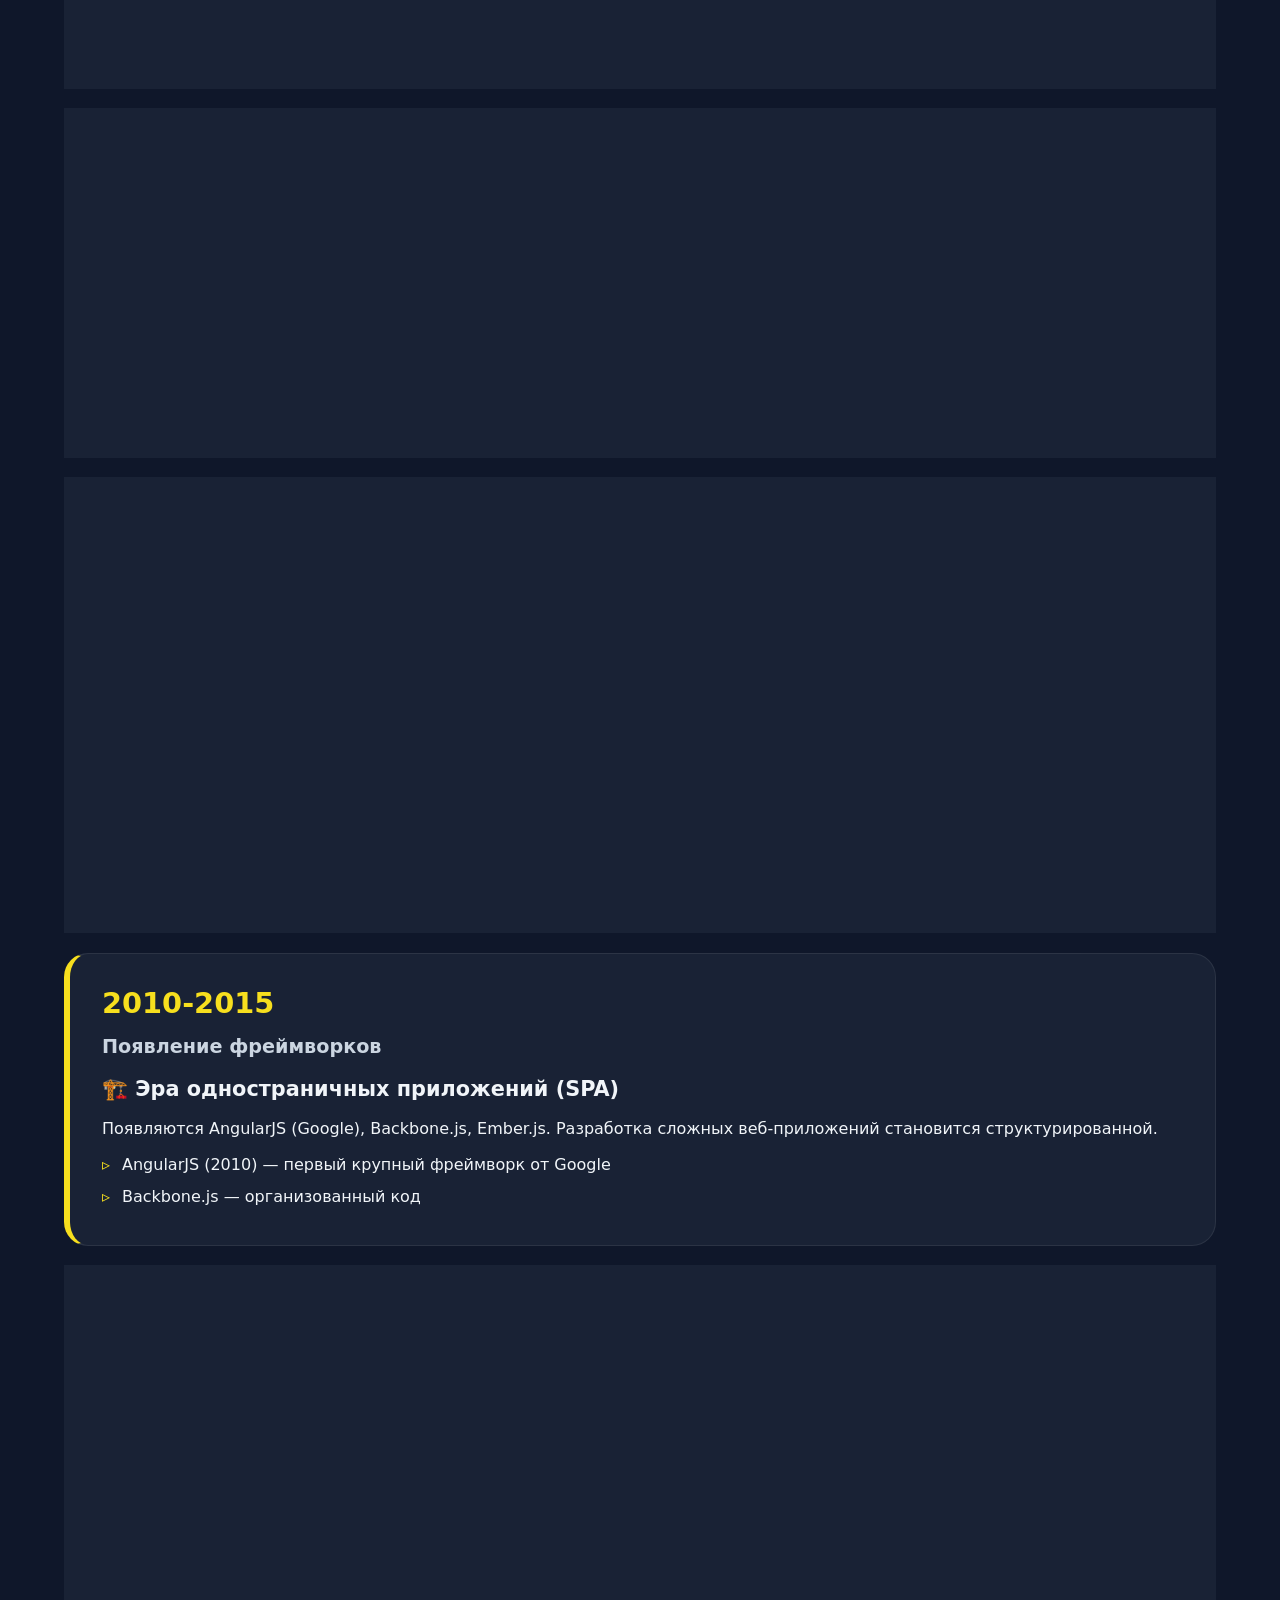
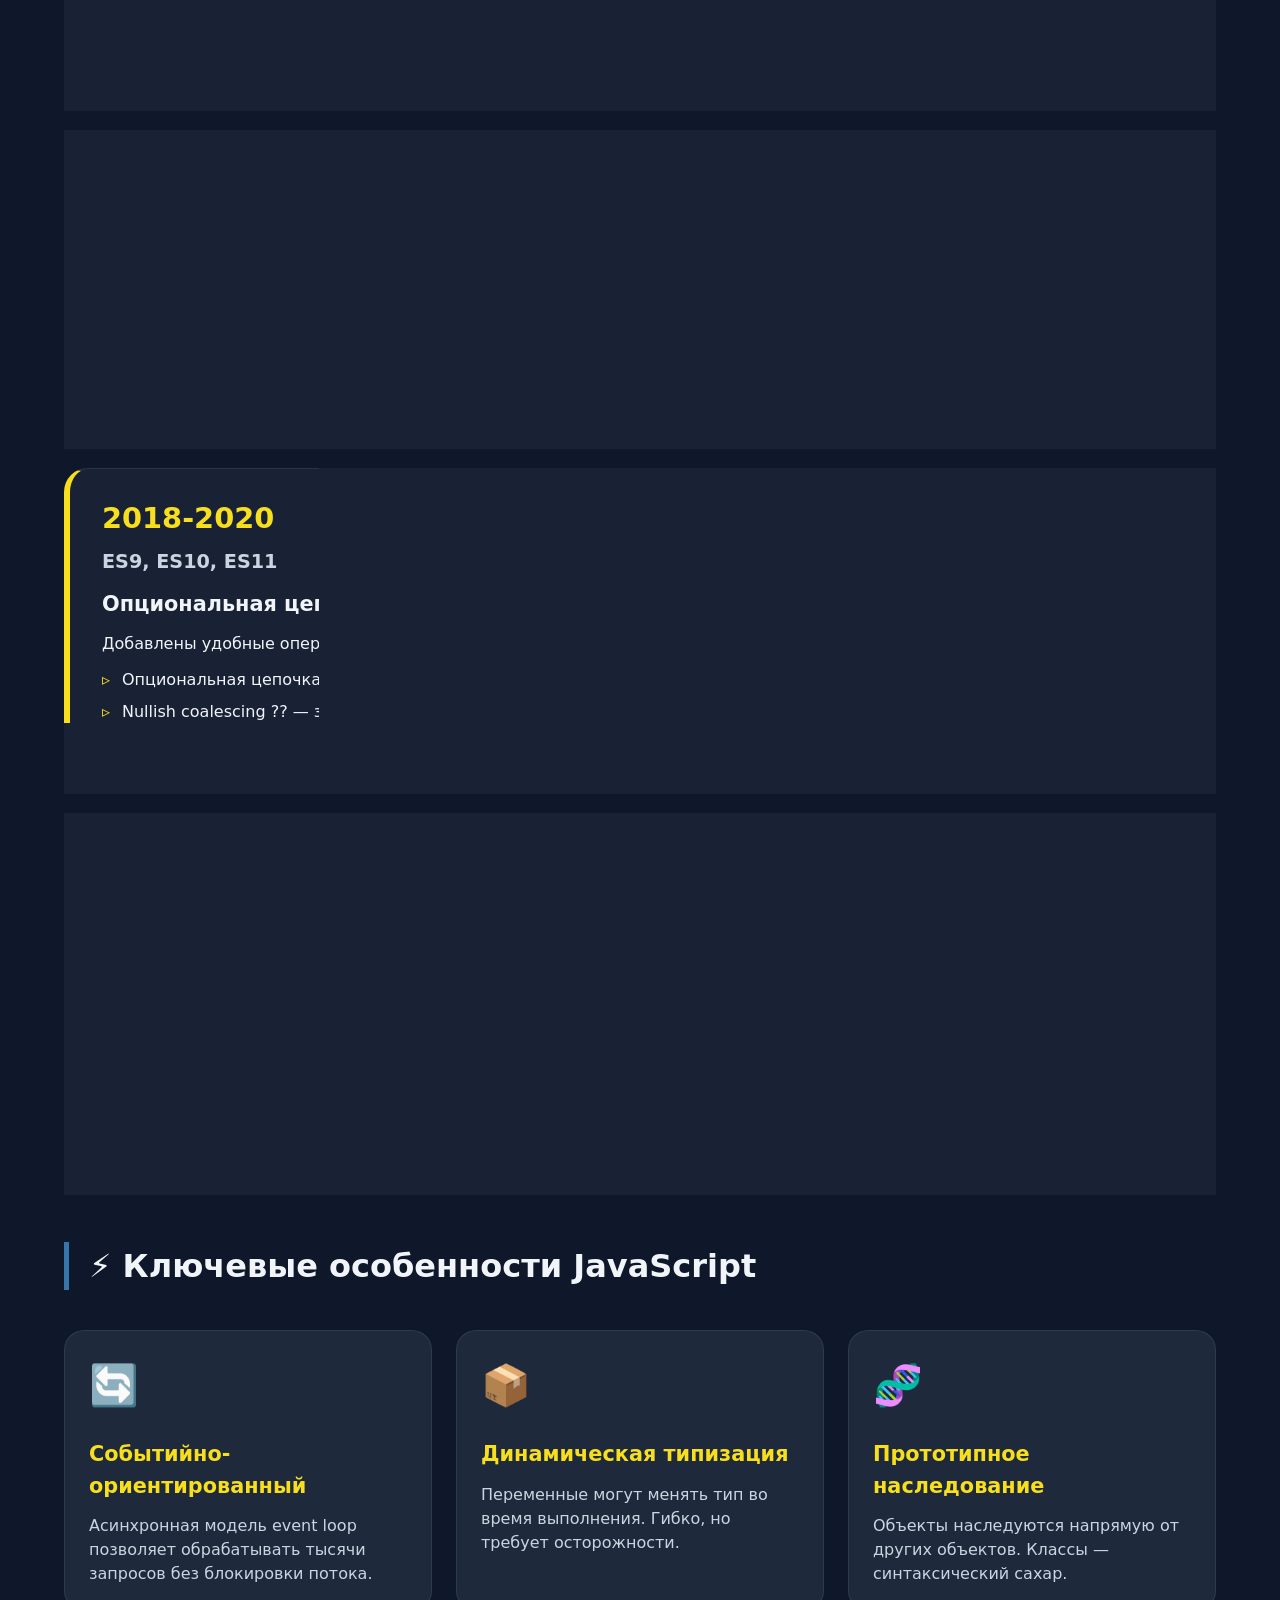
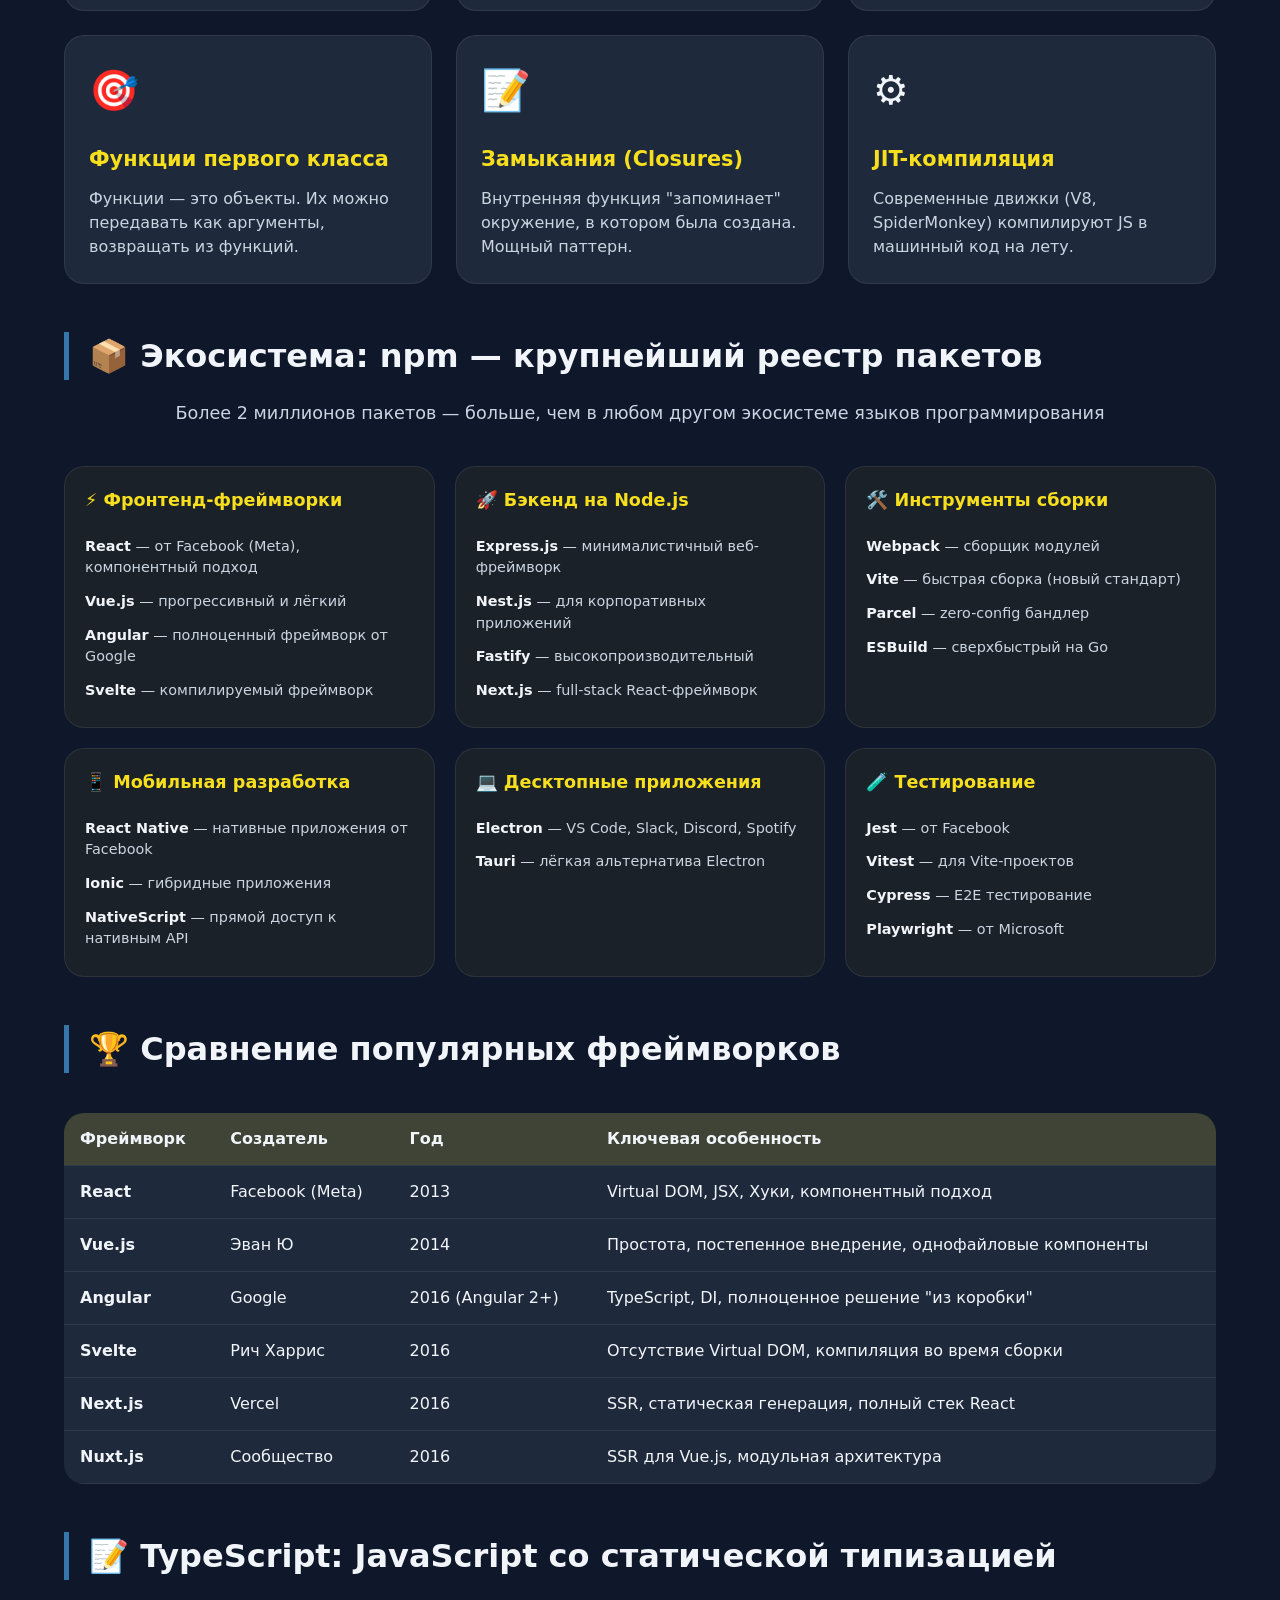
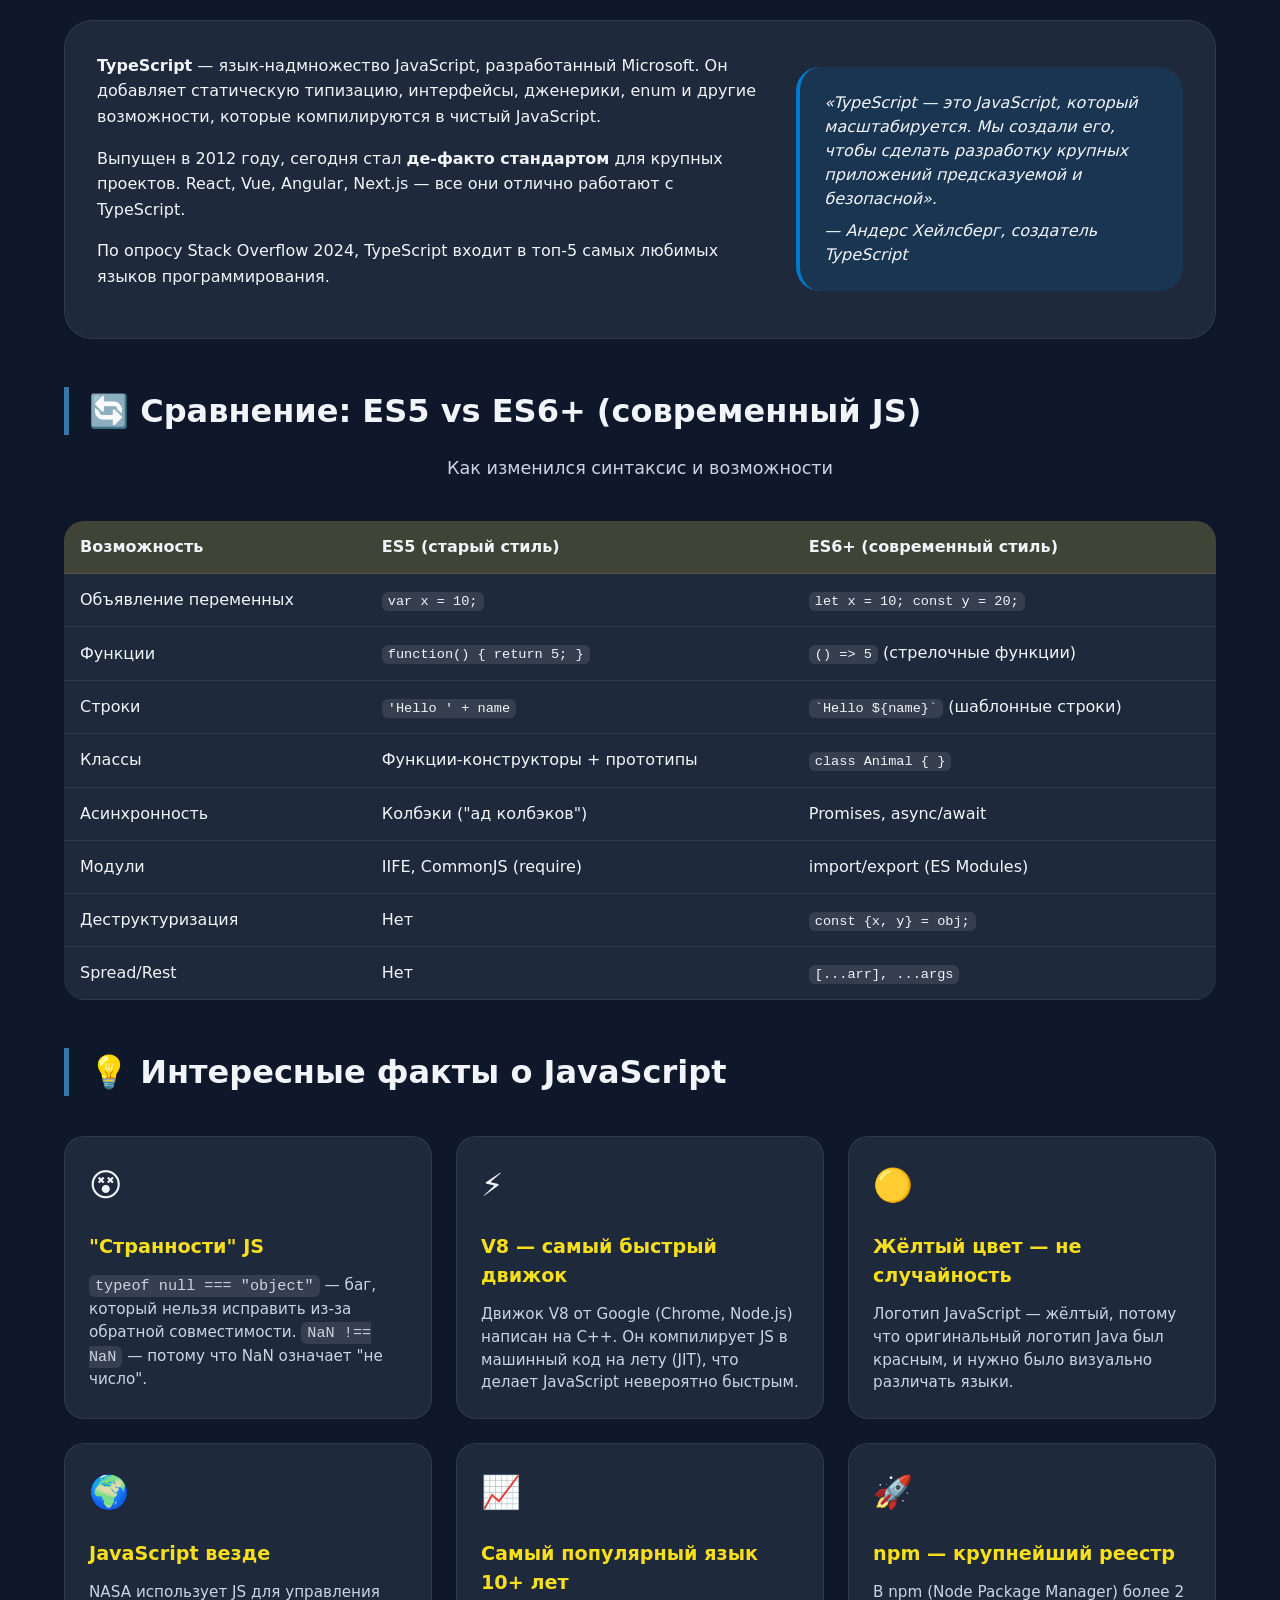
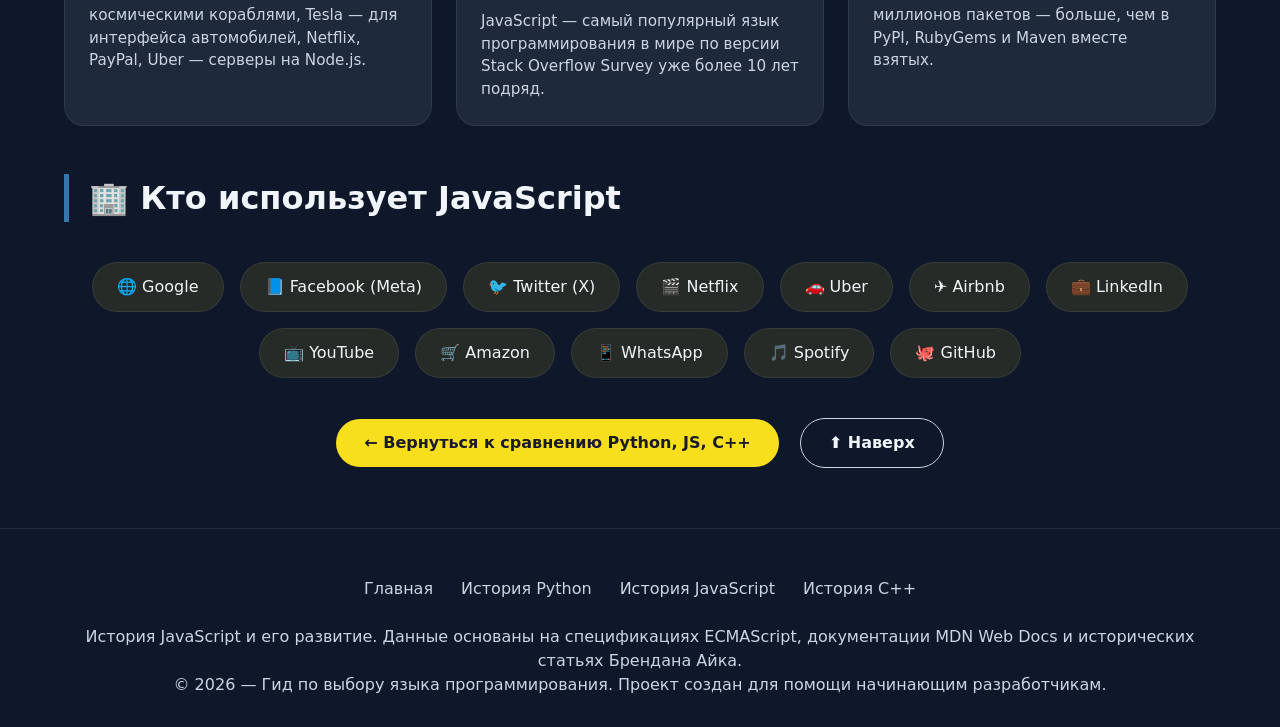
<file: js-history.html>
<!DOCTYPE html>
<html lang="ru">
<head>
    <meta charset="UTF-8">
    <meta name="viewport" content="width=device-width, initial-scale=1.0">
    <title>История JavaScript | От 10 дней до мирового господства</title>
    <link rel="stylesheet" href="style.css">
    <link rel="stylesheet" href="js-history.css">
</head>
<body>

<header class="header">
    <div class="container header-content">
        <div class="logo">
            <h1>🌐 JavaScript: Полная история создания и развития</h1>
        </div>
        <nav class="nav-menu">
            <ul>
                <li><a href="#start">Начало</a></li>
                <li><a href="#timeline">Хронология</a></li>
                <li><a href="#features">Особенности</a></li>
                <li><a href="#ecosystem">Экосистема</a></li>
                <li><a href="#frameworks">Фреймворки</a></li>
                <li><a href="#comparison">Сравнение</a></li>
                <li><a href="index.html">← На главную</a></li>
            </ul>
        </nav>
    </div>
</header>

<main>
    <div class="container">
        <!-- Hero секция -->
        <section class="hero" id="start">
            <span class="hero-badge" style="background: rgba(247, 223, 30, 0.2); color: var(--accent-js);">🔥 30 лет в вебе</span>
            <h1>История JavaScript:<br>от 10 дней до мирового господства</h1>
            <p>Как язык, созданный за 10 дней, стал стандартом веб-разработки, захватил серверы, десктопы и даже мобильные устройства. Сегодня JavaScript — самый популярный язык программирования в мире.</p>
            <div class="hero-buttons">
                <a href="#timeline" class="btn btn-primary" style="background: var(--accent-js); color: #1a1a2e;">📜 Полная хронология</a>
                <a href="#features" class="btn btn-outline">⚡ Ключевые особенности</a>
                <a href="index.html" class="btn btn-outline">🏠 Вернуться к сравнению</a>
            </div>
        </section>

        <!-- Статистика -->
        <div class="stats-grid">
            <div class="stat-big">
                <div class="number">1995</div>
                <div class="label">Год создания</div>
            </div>
            <div class="stat-big">
                <div class="number">17M+</div>
                <div class="label">Разработчиков в мире</div>
            </div>
            <div class="stat-big">
                <div class="number">98%</div>
                <div class="label">всех сайтов используют JS</div>
            </div>
            <div class="stat-big">
                <div class="number">2M+</div>
                <div class="label">пакетов на npm</div>
            </div>
        </div>

        <!-- Рождение JavaScript -->
        <section>
            <h2>⚡ Рождение за 10 дней</h2>
            <div class="creator-block">
                <div class="creator-text">
                    <p><strong>Брендан Айк (Brendan Eich)</strong> — американский программист, работавший в компании <strong>Netscape Communications</strong>. В 1995 году интернет переживал бум: браузер Netscape Navigator был самым популярным, но веб-страницы оставались статичными.</p>
                    <p>Компании нужен был простой язык сценариев для браузера, который бы позволял проверять формы, создавать анимации и делать страницы интерактивными. Задачу поручили Брендану Айку.</p>
                    <p><strong>Условие было жёстким:</strong> создать рабочий прототип за <strong>10 дней</strong>. И Айк справился! Изначально язык назывался <strong>Mocha</strong>, затем <strong>LiveScript</strong>, а в декабре 1995 года, в рамках маркетингового соглашения с Sun Microsystems (создателями Java), его переименовали в <strong>JavaScript</strong>.</p>
                    <div class="fun-fact" style="margin-top: 16px;">
                        <strong>🎭 Забавный факт:</strong> Название "JavaScript" было чисто маркетинговым ходом. Язык не имеет ничего общего с Java, кроме похожего синтаксиса. Брендан Айк до сих пор жалеет об этом названии, так как оно вводит в заблуждение миллионы новичков.
                    </div>
                </div>
                <div class="creator-quote">
                    <p>«Я создал JavaScript за 10 дней, но потом на 15 лет исправлял последствия спешки».</p>
                    <p style="margin-top: 16px;">— Брендан Айк</p>
                    <hr style="margin: 16px 0; border-color: rgba(255,255,255,0.1);">
                    <p>«Если бы у меня было больше времени, я бы сделал его идеальным. Но история не знает сослагательного наклонения».</p>
                </div>
            </div>
        </section>

        <!-- Полная хронология -->
        <section id="timeline">
            <h2>📅 Полная хронология развития JavaScript</h2>
            <div class="timeline">
                <div class="timeline-item">
                    <div class="timeline-year">Май 1995</div>
                    <div class="timeline-version">Mocha → LiveScript → JavaScript</div>
                    <div class="timeline-title">🎨 Рождение языка</div>
                    <p>Брендан Айк за 10 дней создаёт первый прототип. Язык представлен в бета-версии Netscape Navigator 2.0 под именем LiveScript, затем переименован в JavaScript.</p>
                    <ul class="timeline-details">
                        <li>Первая реализация: 10 дней кода</li>
                        <li>Изначальные фичи: динамическая типизация, функции как объекты первого класса</li>
                    </ul>
                </div>

                <div class="timeline-item">
                    <div class="timeline-year">Август 1996</div>
                    <div class="timeline-version">Internet Explorer 3.0</div>
                    <div class="timeline-title">🌍 Microsoft внедряет JScript</div>
                    <p>Microsoft создаёт свою версию языка — JScript, чтобы конкурировать с Netscape. Начинается эра «войны браузеров», и JavaScript оказывается в эпицентре.</p>
                    <ul class="timeline-details">
                        <li>JScript от Microsoft</li>
                        <li>Начинаются проблемы совместимости между браузерами</li>
                    </ul>
                </div>

                <div class="timeline-item">
                    <div class="timeline-year">Июнь 1997</div>
                    <div class="timeline-version">ECMAScript 1 (ES1)</div>
                    <div class="timeline-title">📜 Первая стандартизация</div>
                    <p>JavaScript передаётся в организацию ECMA International для стандартизации. Принимается первый стандарт ECMAScript (ES1). Это спасает язык от фрагментации.</p>
                    <ul class="timeline-details">
                        <li>Язык получает официальный стандарт</li>
                        <li>Обеспечена совместимость между браузерами</li>
                    </ul>
                </div>

                <div class="timeline-item">
                    <div class="timeline-year">1999</div>
                    <div class="timeline-version">ECMAScript 3 (ES3)</div>
                    <div class="timeline-title">🔧 Стабилизация и популярность</div>
                    <p>ES3 добавляет регулярные выражения, try/catch, switch и другие важные возможности. Этот стандарт стал основой для JavaScript на следующие 10 лет.</p>
                    <ul class="timeline-details">
                        <li>Регулярные выражения</li>
                        <li>Блоки try/catch для обработки ошибок</li>
                        <li>Оператор switch</li>
                    </ul>
                </div>

                <div class="timeline-item">
                    <div class="timeline-year">2005-2009</div>
                    <div class="timeline-version">Эра AJAX и Web 2.0</div>
                    <div class="timeline-title">🔄 JavaScript становится серьёзным</div>
                    <p>Появление AJAX (Asynchronous JavaScript and XML) позволяет создавать динамические веб-приложения. Gmail, Google Maps показывают мощь JavaScript. Рождаются jQuery, Prototype, MooTools.</p>
                    <ul class="timeline-details">
                        <li>jQuery — король фронтенда (2006)</li>
                        <li>Google Maps и Gmail меняют представление о вебе</li>
                    </ul>
                </div>

                <div class="timeline-item">
                    <div class="timeline-year">2009</div>
                    <div class="timeline-version">ECMAScript 5 (ES5)</div>
                    <div class="timeline-title">📦 "Запоздалое" обновление</div>
                    <p>После долгого затишья выходит ES5. Добавлены строгий режим, геттеры/сеттеры, методы массивов (forEach, map, filter). Это обновление стало мостом к современному JS.</p>
                    <ul class="timeline-details">
                        <li>"use strict" — строгий режим</li>
                        <li>JSON.parse() и JSON.stringify()</li>
                        <li>Методы массивов: forEach, map, filter, reduce</li>
                    </ul>
                </div>

                <div class="timeline-item">
                    <div class="timeline-year">Май 2009</div>
                    <div class="timeline-version">Node.js</div>
                    <div class="timeline-title">🚀 Революция: JavaScript на сервере</div>
                    <p>Райан Дал создаёт Node.js — платформу, которая позволяет выполнять JavaScript вне браузера, на сервере. Это стало <strong>поворотным моментом</strong> в истории языка.</p>
                    <ul class="timeline-details">
                        <li>JavaScript выходит на сервер</li>
                        <li>Асинхронная модель event loop</li>
                        <li>Огромная экосистема npm</li>
                    </ul>
                    <div class="fun-fact" style="margin-top: 12px;">
                        💡 <strong>Значение:</strong> Node.js превратил JavaScript из узкоспециализированного браузерного языка в полноценный универсальный язык full-stack разработки.
                    </div>
                </div>

                <div class="timeline-item">
                    <div class="timeline-year">2010-2015</div>
                    <div class="timeline-version">Появление фреймворков</div>
                    <div class="timeline-title">🏗️ Эра одностраничных приложений (SPA)</div>
                    <p>Появляются AngularJS (Google), Backbone.js, Ember.js. Разработка сложных веб-приложений становится структурированной.</p>
                    <ul class="timeline-details">
                        <li>AngularJS (2010) — первый крупный фреймворк от Google</li>
                        <li>Backbone.js — организованный код</li>
                    </ul>
                </div>

                <div class="timeline-item">
                    <div class="timeline-year">Июнь 2015</div>
                    <div class="timeline-version">ECMAScript 2015 (ES6 / ES2015)</div>
                    <div class="timeline-title">🌟 Современный JavaScript</div>
                    <p><strong>Самый важный релиз в истории JS!</strong> ES6 добавил классы, стрелочные функции, промисы, шаблонные строки, деструктуризацию, модули, let/const. Язык стал современным и приятным для разработки.</p>
                    <ul class="timeline-details">
                        <li>let и const — блочная область видимости</li>
                        <li>Стрелочные функции () => {}</li>
                        <li>Классы (синтаксический сахар над прототипами)</li>
                        <li>Промисы (Promise) для асинхронности</li>
                        <li>Шаблонные строки `${variable}`</li>
                        <li>Модули (import/export)</li>
                    </ul>
                </div>

                <div class="timeline-item">
                    <div class="timeline-year">2016-2017</div>
                    <div class="timeline-version">ES7, ES8</div>
                    <div class="timeline-title">async/await и декораторы</div>
                    <p>ES2016 добавляет оператор возведения в степень (**) и includes для массивов. ES2017 — async/await (пиши асинхронный код как синхронный!).</p>
                    <ul class="timeline-details">
                        <li>async/await — синтаксический сахар для промисов</li>
                        <li>Object.values(), Object.entries()</li>
                    </ul>
                </div>

                <div class="timeline-item">
                    <div class="timeline-year">2018-2020</div>
                    <div class="timeline-version">ES9, ES10, ES11</div>
                    <div class="timeline-title">Опциональная цепочка и нулевое слияние</div>
                    <p>Добавлены удобные операторы: ?. (опциональная цепочка), ?? (нулевое слияние), Promise.allSettled.</p>
                    <ul class="timeline-details">
                        <li>Опциональная цепочка ?. — безопасный доступ к свойствам</li>
                        <li>Nullish coalescing ?? — значение по умолчанию</li>
                        <li>BigInt — работа с большими числами</li>
                    </ul>
                </div>

                <div class="timeline-item">
                    <div class="timeline-year">2021-2024</div>
                    <div class="timeline-version">ES12 → ES15</div>
                    <div class="timeline-title">Стабильное ежегодное обновление</div>
                    <p>JavaScript развивается малыми, но полезными шагами: replaceAll, WeakRef, логические операторы присваивания, массив findLast, улучшения Temporal.</p>
                    <ul class="timeline-details">
                        <li>replaceAll() — замена всех вхождений</li>
                        <li>Логические операторы присваивания (||=, &&=, ??=)</li>
                        <li>findLast(), findLastIndex() для массивов</li>
                        <li>Temporal — современный API для работы с датами</li>
                    </ul>
                </div>
            </div>
        </section>

        <!-- Ключевые особенности -->
        <section id="features">
            <h2>⚡ Ключевые особенности JavaScript</h2>
            <div class="features-grid">
                <div class="feature-card">
                    <div class="feature-icon">🔄</div>
                    <h3>Событийно-ориентированный</h3>
                    <p>Асинхронная модель event loop позволяет обрабатывать тысячи запросов без блокировки потока.</p>
                </div>
                <div class="feature-card">
                    <div class="feature-icon">📦</div>
                    <h3>Динамическая типизация</h3>
                    <p>Переменные могут менять тип во время выполнения. Гибко, но требует осторожности.</p>
                </div>
                <div class="feature-card">
                    <div class="feature-icon">🧬</div>
                    <h3>Прототипное наследование</h3>
                    <p>Объекты наследуются напрямую от других объектов. Классы — синтаксический сахар.</p>
                </div>
                <div class="feature-card">
                    <div class="feature-icon">🎯</div>
                    <h3>Функции первого класса</h3>
                    <p>Функции — это объекты. Их можно передавать как аргументы, возвращать из функций.</p>
                </div>
                <div class="feature-card">
                    <div class="feature-icon">📝</div>
                    <h3>Замыкания (Closures)</h3>
                    <p>Внутренняя функция "запоминает" окружение, в котором была создана. Мощный паттерн.</p>
                </div>
                <div class="feature-card">
                    <div class="feature-icon">⚙️</div>
                    <h3>JIT-компиляция</h3>
                    <p>Современные движки (V8, SpiderMonkey) компилируют JS в машинный код на лету.</p>
                </div>
            </div>
        </section>

        <!-- Экосистема и npm -->
        <section id="ecosystem">
            <h2>📦 Экосистема: npm — крупнейший реестр пакетов</h2>
            <p class="section-subtitle">Более 2 миллионов пакетов — больше, чем в любом другом экосистеме языков программирования</p>
            <div class="ecosystem-grid">
                <div class="ecosystem-category">
                    <h4>⚡ Фронтенд-фреймворки</h4>
                    <ul>
                        <li><strong>React</strong> — от Facebook (Meta), компонентный подход</li>
                        <li><strong>Vue.js</strong> — прогрессивный и лёгкий</li>
                        <li><strong>Angular</strong> — полноценный фреймворк от Google</li>
                        <li><strong>Svelte</strong> — компилируемый фреймворк</li>
                    </ul>
                </div>
                <div class="ecosystem-category">
                    <h4>🚀 Бэкенд на Node.js</h4>
                    <ul>
                        <li><strong>Express.js</strong> — минималистичный веб-фреймворк</li>
                        <li><strong>Nest.js</strong> — для корпоративных приложений</li>
                        <li><strong>Fastify</strong> — высокопроизводительный</li>
                        <li><strong>Next.js</strong> — full-stack React-фреймворк</li>
                    </ul>
                </div>
                <div class="ecosystem-category">
                    <h4>🛠️ Инструменты сборки</h4>
                    <ul>
                        <li><strong>Webpack</strong> — сборщик модулей</li>
                        <li><strong>Vite</strong> — быстрая сборка (новый стандарт)</li>
                        <li><strong>Parcel</strong> — zero-config бандлер</li>
                        <li><strong>ESBuild</strong> — сверхбыстрый на Go</li>
                    </ul>
                </div>
                <div class="ecosystem-category">
                    <h4>📱 Мобильная разработка</h4>
                    <ul>
                        <li><strong>React Native</strong> — нативные приложения от Facebook</li>
                        <li><strong>Ionic</strong> — гибридные приложения</li>
                        <li><strong>NativeScript</strong> — прямой доступ к нативным API</li>
                    </ul>
                </div>
                <div class="ecosystem-category">
                    <h4>💻 Десктопные приложения</h4>
                    <ul>
                        <li><strong>Electron</strong> — VS Code, Slack, Discord, Spotify</li>
                        <li><strong>Tauri</strong> — лёгкая альтернатива Electron</li>
                    </ul>
                </div>
                <div class="ecosystem-category">
                    <h4>🧪 Тестирование</h4>
                    <ul>
                        <li><strong>Jest</strong> — от Facebook</li>
                        <li><strong>Vitest</strong> — для Vite-проектов</li>
                        <li><strong>Cypress</strong> — E2E тестирование</li>
                        <li><strong>Playwright</strong> — от Microsoft</li>
                    </ul>
                </div>
            </div>
        </section>

        <!-- Популярные фреймворки -->
        <section id="frameworks">
            <h2>🏆 Сравнение популярных фреймворков</h2>
            <table class="comparison-table">
                <thead>
                    <tr>
                        <th>Фреймворк</th>
                        <th>Создатель</th>
                        <th>Год</th>
                        <th>Ключевая особенность</th>
                    </tr>
                </thead>
                <tbody>
                    <tr>
                        <td><strong>React</strong></td>
                        <td>Facebook (Meta)</td>
                        <td>2013</td>
                        <td>Virtual DOM, JSX, Хуки, компонентный подход</td>
                    </tr>
                    <tr>
                        <td><strong>Vue.js</strong></td>
                        <td>Эван Ю</td>
                        <td>2014</td>
                        <td>Простота, постепенное внедрение, однофайловые компоненты</td>
                    </tr>
                    <tr>
                        <td><strong>Angular</strong></td>
                        <td>Google</td>
                        <td>2016 (Angular 2+)</td>
                        <td>TypeScript, DI, полноценное решение "из коробки"</td>
                    </tr>
                    <tr>
                        <td><strong>Svelte</strong></td>
                        <td>Рич Харрис</td>
                        <td>2016</td>
                        <td>Отсутствие Virtual DOM, компиляция во время сборки</td>
                    </tr>
                    <tr>
                        <td><strong>Next.js</strong></td>
                        <td>Vercel</td>
                        <td>2016</td>
                        <td>SSR, статическая генерация, полный стек React</td>
                    </tr>
                    <tr>
                        <td><strong>Nuxt.js</strong></td>
                        <td>Сообщество</td>
                        <td>2016</td>
                        <td>SSR для Vue.js, модульная архитектура</td>
                    </tr>
                </tbody>
            </table>
        </section>

        <!-- TypeScript -->
        <section>
            <h2>📝 TypeScript: JavaScript со статической типизацией</h2>
            <div class="creator-block">
                <div class="creator-text">
                    <p><strong>TypeScript</strong> — язык-надмножество JavaScript, разработанный Microsoft. Он добавляет статическую типизацию, интерфейсы, дженерики, enum и другие возможности, которые компилируются в чистый JavaScript.</p>
                    <p>Выпущен в 2012 году, сегодня стал <strong>де-факто стандартом</strong> для крупных проектов. React, Vue, Angular, Next.js — все они отлично работают с TypeScript.</p>
                    <p>По опросу Stack Overflow 2024, TypeScript входит в топ-5 самых любимых языков программирования.</p>
                </div>
                <div class="creator-quote" style="background: rgba(0, 122, 204, 0.15); border-left-color: #007ACC;">
                    <p>«TypeScript — это JavaScript, который масштабируется. Мы создали его, чтобы сделать разработку крупных приложений предсказуемой и безопасной».</p>
                    <p style="margin-top: 8px;">— Андерс Хейлсберг, создатель TypeScript</p>
                </div>
            </div>
        </section>

        <!-- Сравнение ES5 vs ES6 -->
        <section id="comparison">
            <h2>🔄 Сравнение: ES5 vs ES6+ (современный JS)</h2>
            <p class="section-subtitle">Как изменился синтаксис и возможности</p>
            <table class="comparison-table">
                <thead>
                    <tr>
                        <th>Возможность</th>
                        <th>ES5 (старый стиль)</th>
                        <th>ES6+ (современный стиль)</th>
                    </tr>
                </thead>
                <tbody>
                    <tr>
                        <td>Объявление переменных</td>
                        <td><code>var x = 10;</code></td>
                        <td><code>let x = 10; const y = 20;</code></td>
                    </tr>
                    <tr>
                        <td>Функции</td>
                        <td><code>function() { return 5; }</code></td>
                        <td><code>() => 5</code> (стрелочные функции)</td>
                    </tr>
                    <tr>
                        <td>Строки</td>
                        <td><code>'Hello ' + name</code></td>
                        <td><code>`Hello ${name}`</code> (шаблонные строки)</td>
                    </tr>
                    <tr>
                        <td>Классы</td>
                        <td>Функции-конструкторы + прототипы</td>
                        <td><code>class Animal { }</code></td>
                    </tr>
                    <tr>
                        <td>Асинхронность</td>
                        <td>Колбэки ("ад колбэков")</td>
                        <td>Promises, async/await</td>
                    </tr>
                    <tr>
                        <td>Модули</td>
                        <td>IIFE, CommonJS (require)</td>
                        <td>import/export (ES Modules)</td>
                    </tr>
                    <tr>
                        <td>Деструктуризация</td>
                        <td>Нет</td>
                        <td><code>const {x, y} = obj;</code></td>
                    </tr>
                    <tr>
                        <td>Spread/Rest</td>
                        <td>Нет</td>
                        <td><code>[...arr], ...args</code></td>
                    </tr>
                </tbody>
            </table>
        </section>

        <!-- Интересные факты -->
        <section>
            <h2>💡 Интересные факты о JavaScript</h2>
            <div class="fun-facts-grid">
                <div class="fun-fact-card">
                    <div class="fun-fact-icon">😵</div>
                    <h3>"Странности" JS</h3>
                    <p><code>typeof null === "object"</code> — баг, который нельзя исправить из-за обратной совместимости. <code>NaN !== NaN</code> — потому что NaN означает "не число".</p>
                </div>
                <div class="fun-fact-card">
                    <div class="fun-fact-icon">⚡</div>
                    <h3>V8 — самый быстрый движок</h3>
                    <p>Движок V8 от Google (Chrome, Node.js) написан на C++. Он компилирует JS в машинный код на лету (JIT), что делает JavaScript невероятно быстрым.</p>
                </div>
                <div class="fun-fact-card">
                    <div class="fun-fact-icon">🟡</div>
                    <h3>Жёлтый цвет — не случайность</h3>
                    <p>Логотип JavaScript — жёлтый, потому что оригинальный логотип Java был красным, и нужно было визуально различать языки.</p>
                </div>
                <div class="fun-fact-card">
                    <div class="fun-fact-icon">🌍</div>
                    <h3>JavaScript везде</h3>
                    <p>NASA использует JS для управления космическими кораблями, Tesla — для интерфейса автомобилей, Netflix, PayPal, Uber — серверы на Node.js.</p>
                </div>
                <div class="fun-fact-card">
                    <div class="fun-fact-icon">📈</div>
                    <h3>Самый популярный язык 10+ лет</h3>
                    <p>JavaScript — самый популярный язык программирования в мире по версии Stack Overflow Survey уже более 10 лет подряд.</p>
                </div>
                <div class="fun-fact-card">
                    <div class="fun-fact-icon">🚀</div>
                    <h3>npm — крупнейший реестр</h3>
                    <p>В npm (Node Package Manager) более 2 миллионов пакетов — больше, чем в PyPI, RubyGems и Maven вместе взятых.</p>
                </div>
            </div>
        </section>

        <!-- Компании, использующие JS -->
        <section>
            <h2>🏢 Кто использует JavaScript</h2>
            <div class="companies-grid">
                <div class="company-card">🌐 Google</div>
                <div class="company-card">📘 Facebook (Meta)</div>
                <div class="company-card">🐦 Twitter (X)</div>
                <div class="company-card">🎬 Netflix</div>
                <div class="company-card">🚗 Uber</div>
                <div class="company-card">✈️ Airbnb</div>
                <div class="company-card">💼 LinkedIn</div>
                <div class="company-card">📺 YouTube</div>
                <div class="company-card">🛒 Amazon</div>
                <div class="company-card">📱 WhatsApp</div>
                <div class="company-card">🎵 Spotify</div>
                <div class="company-card">🐙 GitHub</div>
            </div>
        </section>

        <!-- Кнопка возврата -->
        <div style="text-align: center; margin: 40px 0 60px;">
            <a href="index.html" class="btn btn-primary" style="background: var(--accent-js); color: #1a1a2e;">← Вернуться к сравнению Python, JS, C++</a>
            <a href="#start" class="btn btn-outline" style="margin-left: 16px;">⬆ Наверх</a>
        </div>
    </div>
</main>

<footer class="footer">
    <div class="container">
        <div class="footer-links">
            <a href="index.html">Главная</a>
            <a href="python-history.html">История Python</a>
            <a href="js-history.html">История JavaScript</a>
            <a href="cpp-history.html">История C++</a>
        </div>
        <p>История JavaScript и его развитие. Данные основаны на спецификациях ECMAScript, документации MDN Web Docs и исторических статьях Брендана Айка.</p>
        <p>© 2026 — Гид по выбору языка программирования. Проект создан для помощи начинающим разработчикам.</p>
    </div>
</footer>

</body>
</html>
</file>
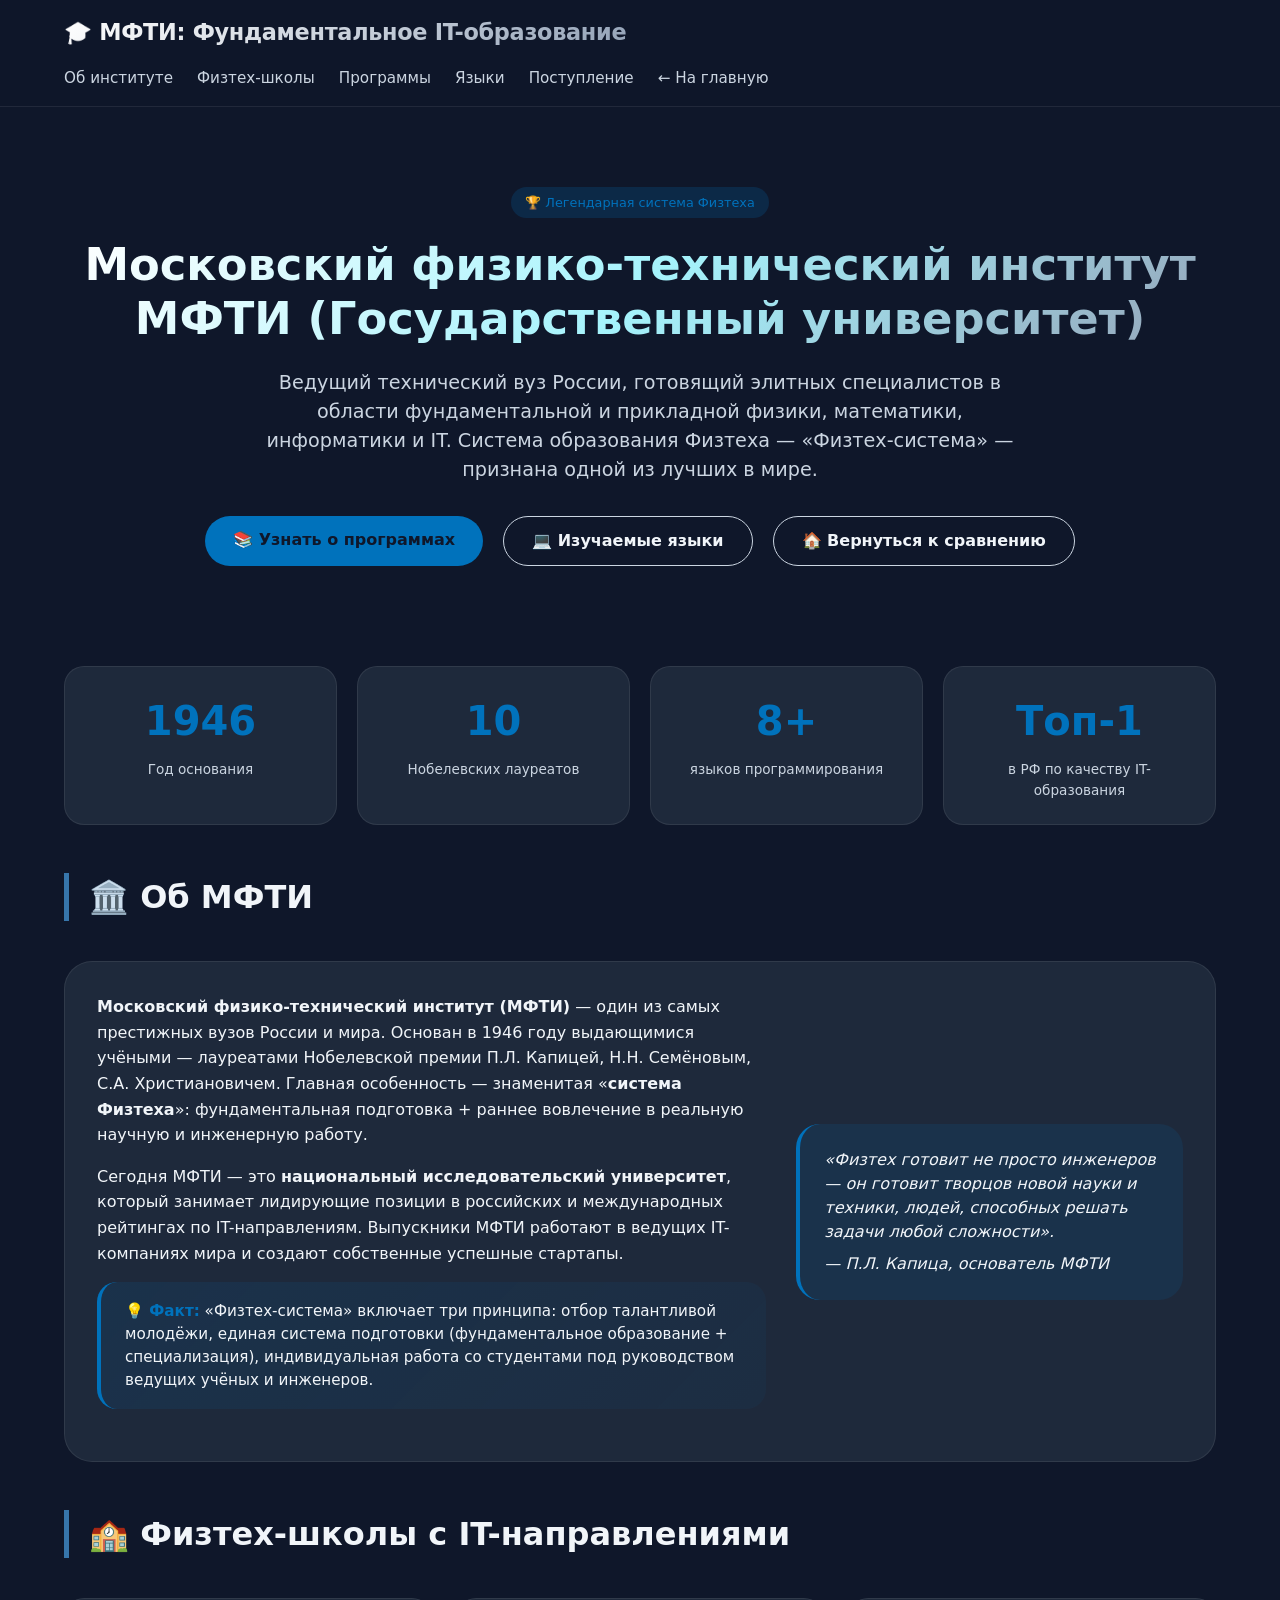
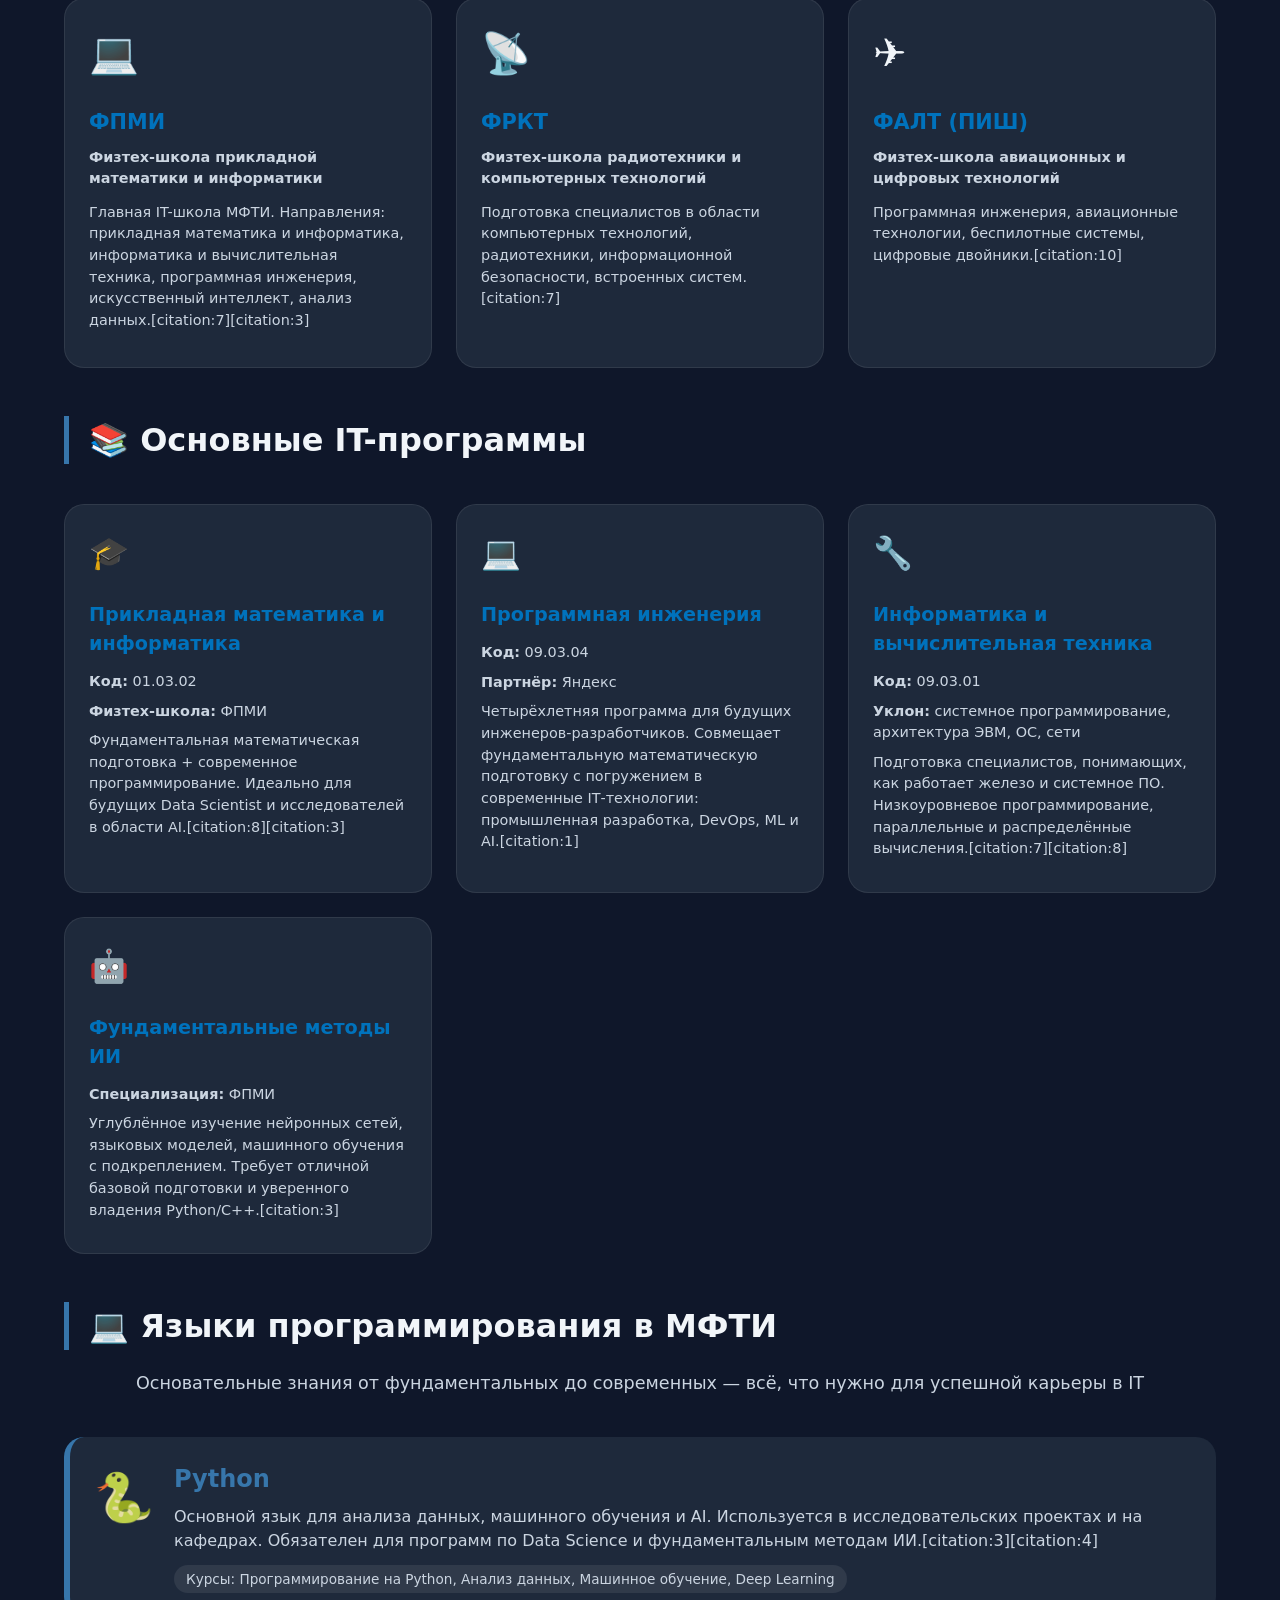
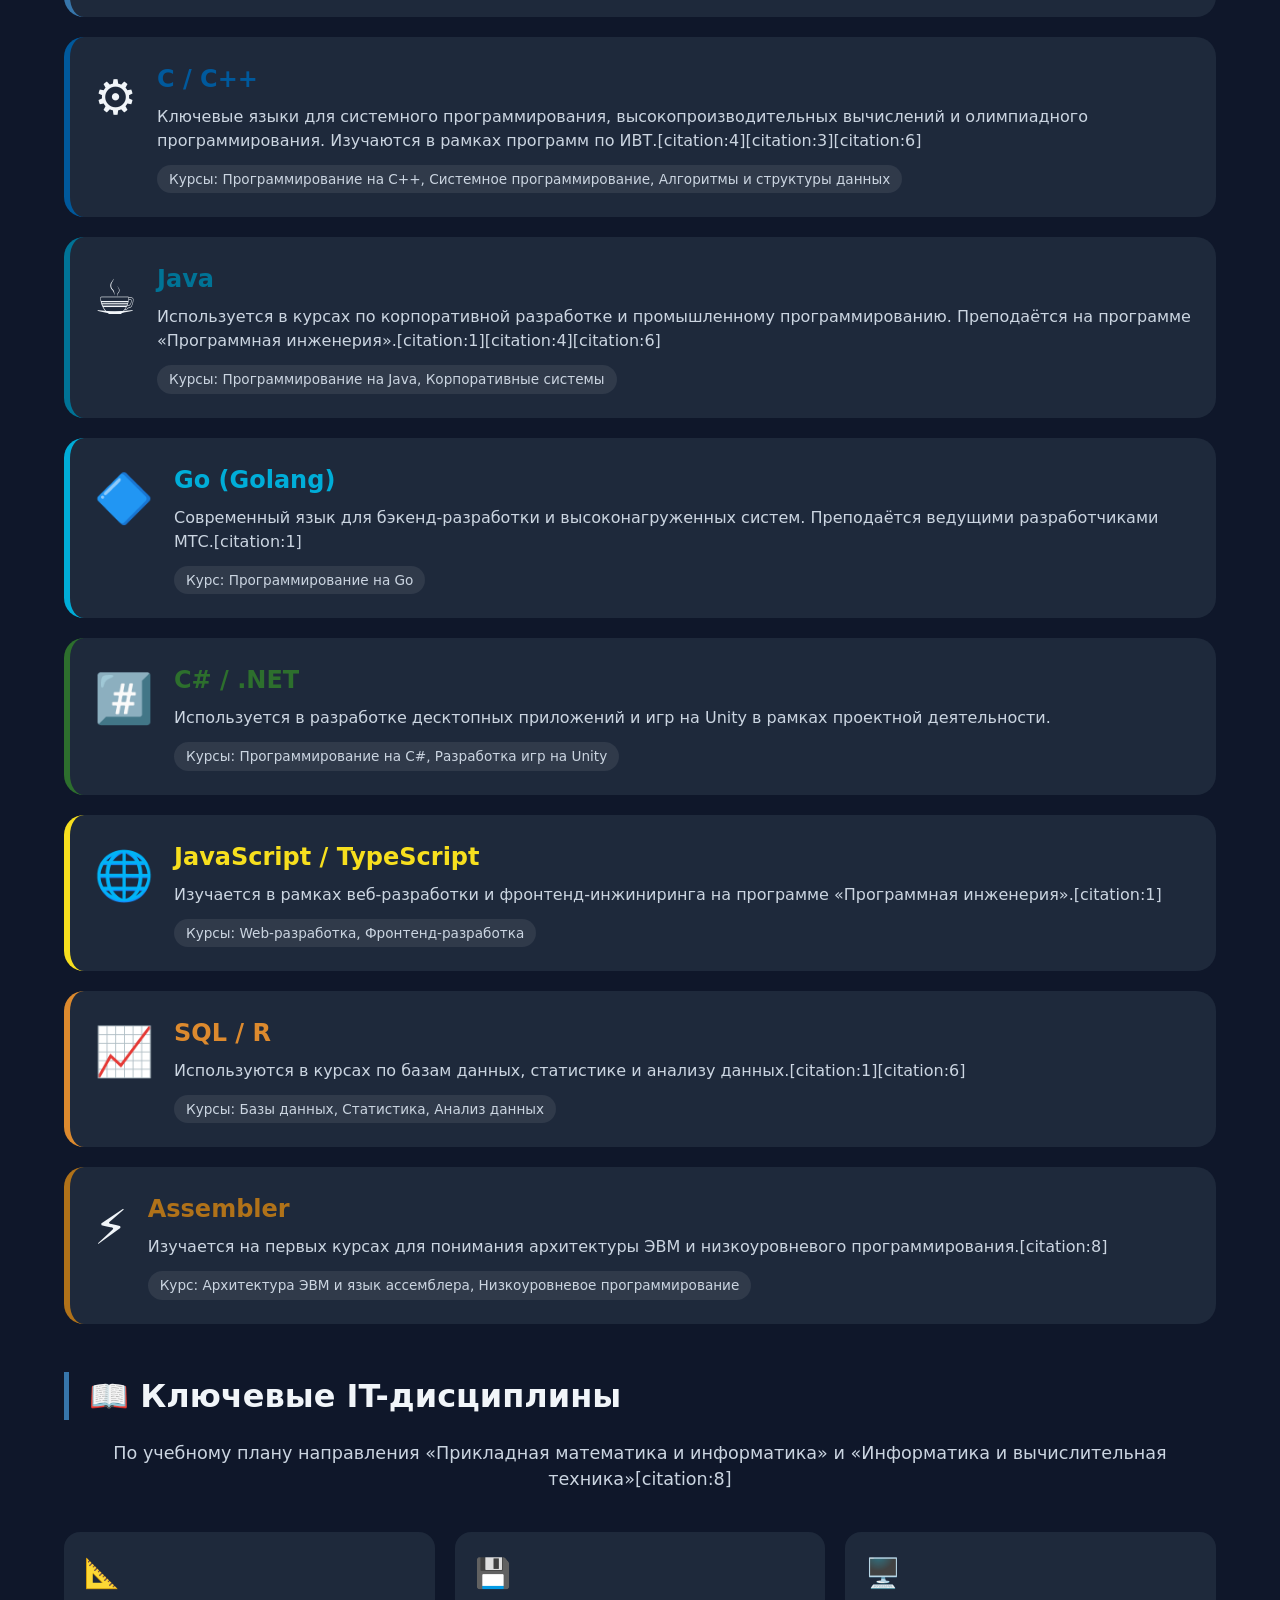
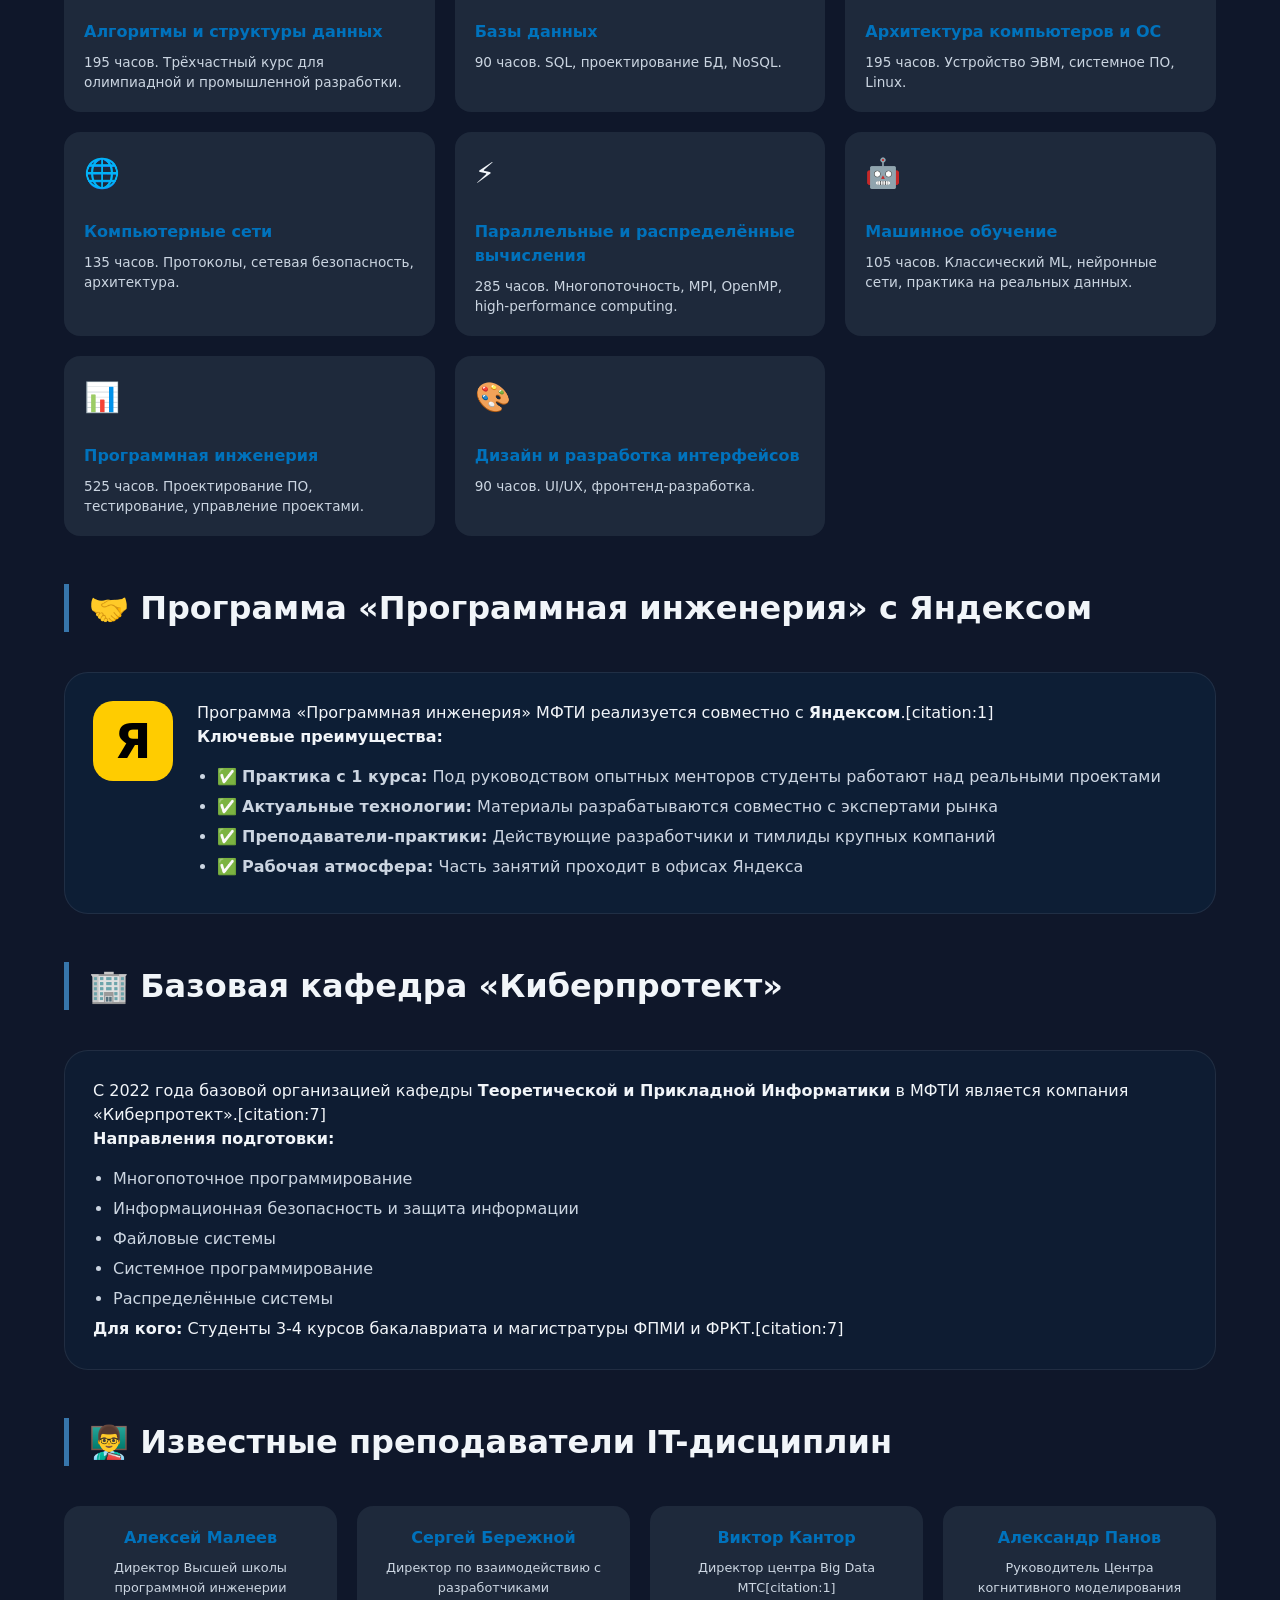
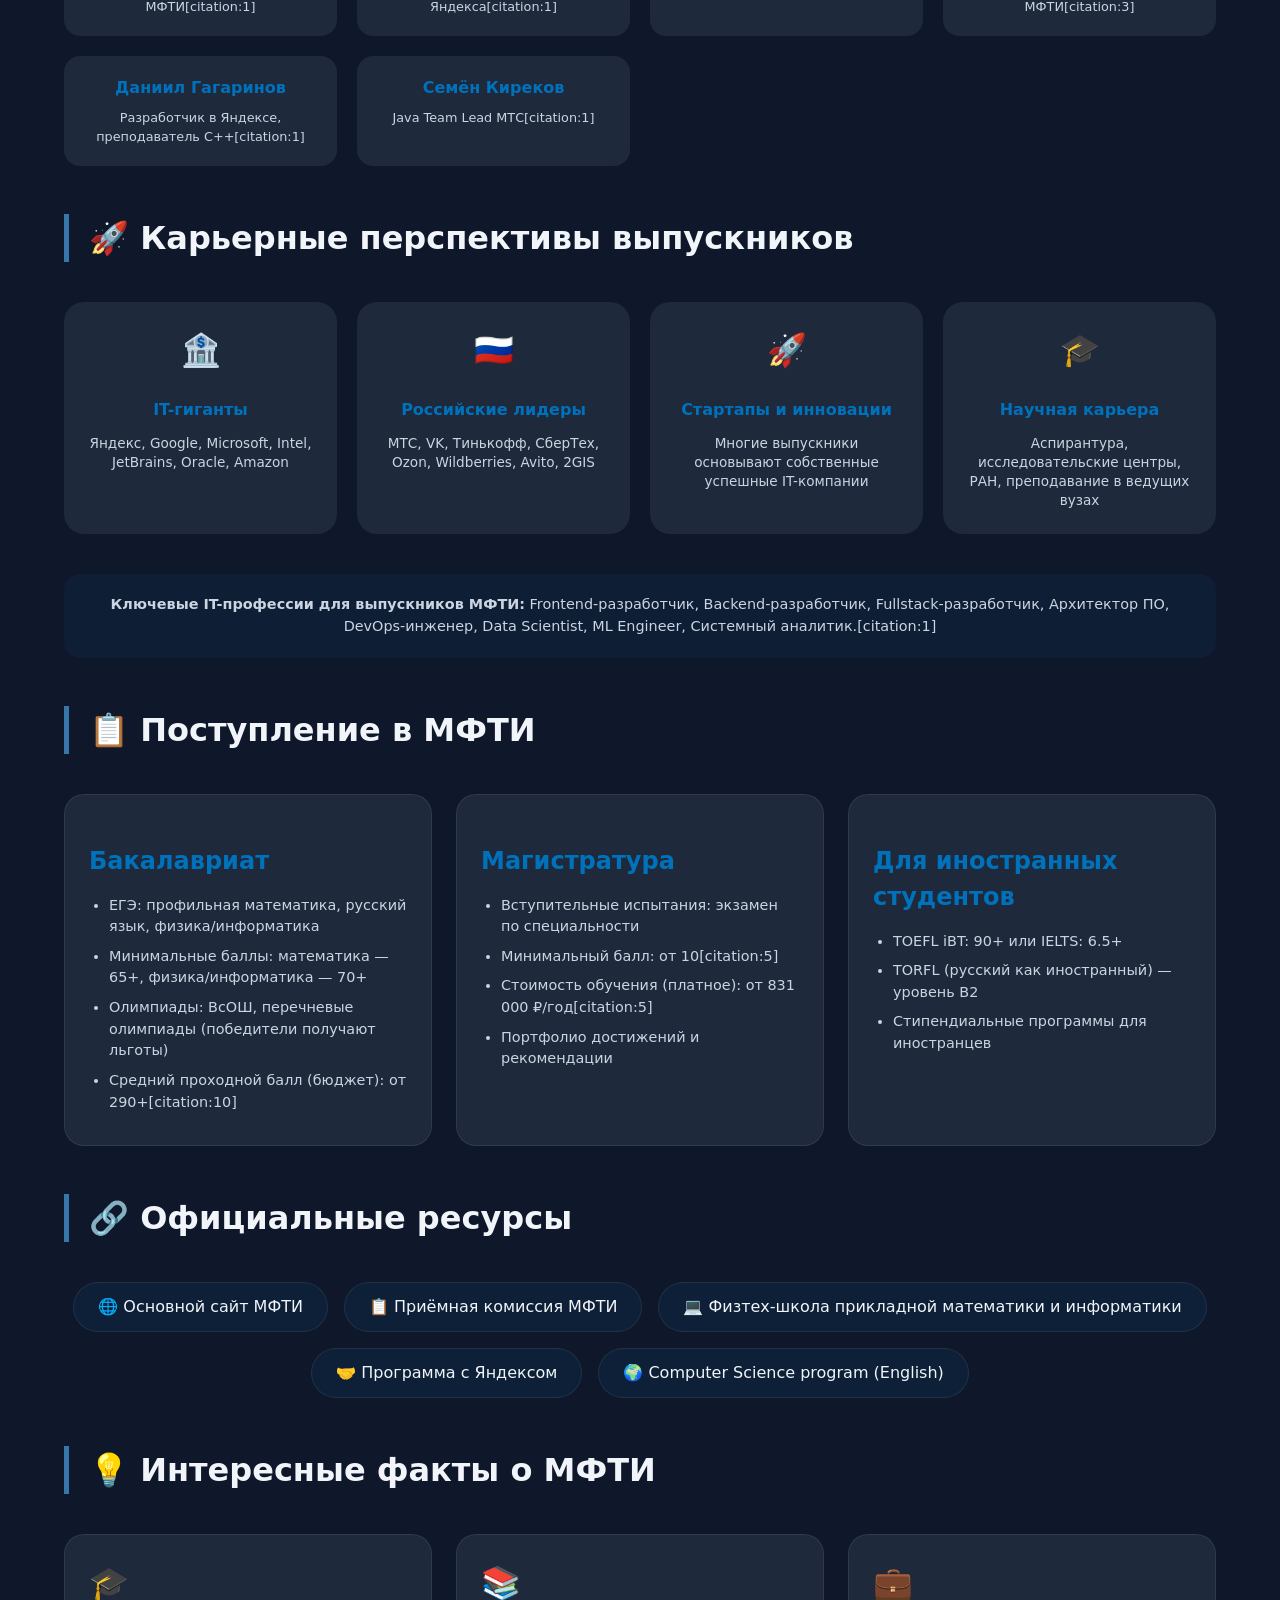
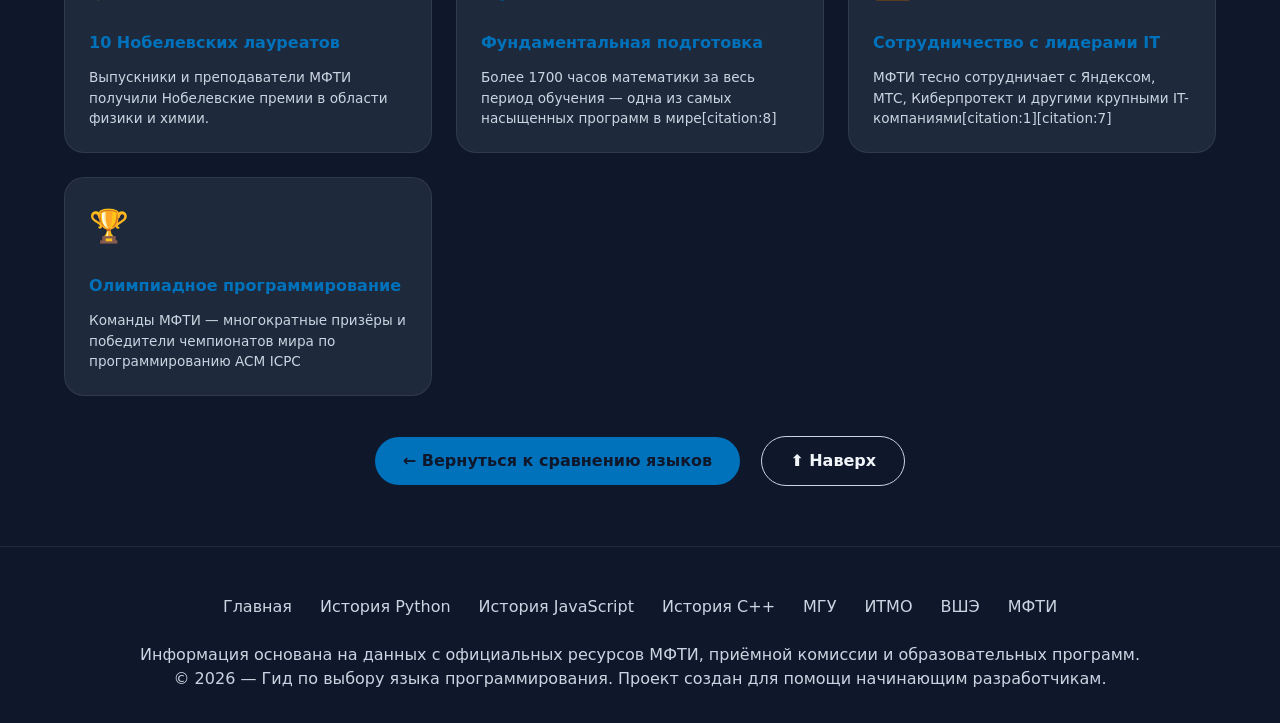
<file: mipt.html>
<!DOCTYPE html>
<html lang="ru">
<head>
    <meta charset="UTF-8">
    <meta name="viewport" content="width=device-width, initial-scale=1.0">
    <title>МФТИ | Физтех — образование мирового уровня в IT</title>
    <link rel="stylesheet" href="style.css">
    <link rel="stylesheet" href="mipt.css">
</head>
<body>

<header class="header">
    <div class="container header-content">
        <div class="logo">
            <h1>🎓 МФТИ: Фундаментальное IT-образование</h1>
        </div>
        <nav class="nav-menu">
            <ul>
                <li><a href="#about">Об институте</a></li>
                <li><a href="#schools">Физтех-школы</a></li>
                <li><a href="#programs">Программы</a></li>
                <li><a href="#languages">Языки</a></li>
                <li><a href="#admission">Поступление</a></li>
                <li><a href="index.html">← На главную</a></li>
            </ul>
        </nav>
    </div>
</header>

<main>
    <div class="container">
        <!-- Hero секция -->
        <section class="hero" id="about">
            <span class="hero-badge" style="background: rgba(0, 114, 188, 0.2); color: #0072BC;">🏆 Легендарная система Физтеха</span>
            <h1>Московский физико-технический институт<br>МФТИ (Государственный университет)</h1>
            <p>Ведущий технический вуз России, готовящий элитных специалистов в области фундаментальной и прикладной физики, математики, информатики и IT. Система образования Физтеха — «Физтех-система» — признана одной из лучших в мире.</p>
            <div class="hero-buttons">
                <a href="#programs" class="btn btn-primary" style="background: #0072BC;">📚 Узнать о программах</a>
                <a href="#languages" class="btn btn-outline">💻 Изучаемые языки</a>
                <a href="index.html" class="btn btn-outline">🏠 Вернуться к сравнению</a>
            </div>
        </section>

        <!-- Статистика -->
        <div class="stats-grid">
            <div class="stat-big">
                <div class="number">1946</div>
                <div class="label">Год основания</div>
            </div>
            <div class="stat-big">
                <div class="number">10</div>
                <div class="label">Нобелевских лауреатов</div>
            </div>
            <div class="stat-big">
                <div class="number">8+</div>
                <div class="label">языков программирования</div>
            </div>
            <div class="stat-big">
                <div class="number">Топ-1</div>
                <div class="label">в РФ по качеству IT-образования</div>
            </div>
        </div>

        <!-- Об институте -->
        <section>
            <h2>🏛️ Об МФТИ</h2>
            <div class="university-block">
                <div class="university-text">
                    <p><strong>Московский физико-технический институт (МФТИ)</strong> — один из самых престижных вузов России и мира. Основан в 1946 году выдающимися учёными — лауреатами Нобелевской премии П.Л. Капицей, Н.Н. Семёновым, С.А. Христиановичем. Главная особенность — знаменитая «<strong>система Физтеха</strong>»: фундаментальная подготовка + раннее вовлечение в реальную научную и инженерную работу.</p>
                    <p>Сегодня МФТИ — это <strong>национальный исследовательский университет</strong>, который занимает лидирующие позиции в российских и международных рейтингах по IT-направлениям. Выпускники МФТИ работают в ведущих IT-компаниях мира и создают собственные успешные стартапы.</p>
                    <div class="fun-fact" style="margin-top: 16px;">
                        <strong>💡 Факт:</strong> «Физтех-система» включает три принципа: отбор талантливой молодёжи, единая система подготовки (фундаментальное образование + специализация), индивидуальная работа со студентами под руководством ведущих учёных и инженеров.
                    </div>
                </div>
                <div class="university-quote">
                    <p>«Физтех готовит не просто инженеров — он готовит творцов новой науки и техники, людей, способных решать задачи любой сложности».</p>
                    <p style="margin-top: 8px;">— П.Л. Капица, основатель МФТИ</p>
                </div>
            </div>
        </section>

        <!-- Физтех-школы -->
        <section id="schools">
            <h2>🏫 Физтех-школы с IT-направлениями</h2>
            <div class="schools-grid">
                <div class="school-card">
                    <div class="school-icon">💻</div>
                    <h3>ФПМИ</h3>
                    <p><strong>Физтех-школа прикладной математики и информатики</strong></p>
                    <p>Главная IT-школа МФТИ. Направления: прикладная математика и информатика, информатика и вычислительная техника, программная инженерия, искусственный интеллект, анализ данных.[citation:7][citation:3]</p>
                </div>
                <div class="school-card">
                    <div class="school-icon">📡</div>
                    <h3>ФРКТ</h3>
                    <p><strong>Физтех-школа радиотехники и компьютерных технологий</strong></p>
                    <p>Подготовка специалистов в области компьютерных технологий, радиотехники, информационной безопасности, встроенных систем.[citation:7]</p>
                </div>
                <div class="school-card">
                    <div class="school-icon">✈️</div>
                    <h3>ФАЛТ (ПИШ)</h3>
                    <p><strong>Физтех-школа авиационных и цифровых технологий</strong></p>
                    <p>Программная инженерия, авиационные технологии, беспилотные системы, цифровые двойники.[citation:10]</p>
                </div>
            </div>
        </section>

        <!-- Программы обучения -->
        <section id="programs">
            <h2>📚 Основные IT-программы</h2>
            <div class="programs-grid">
                <div class="program-card">
                    <div class="program-icon">🎓</div>
                    <h3>Прикладная математика и информатика</h3>
                    <p><strong>Код:</strong> 01.03.02</p>
                    <p><strong>Физтех-школа:</strong> ФПМИ</p>
                    <p>Фундаментальная математическая подготовка + современное программирование. Идеально для будущих Data Scientist и исследователей в области AI.[citation:8][citation:3]</p>
                </div>
                <div class="program-card">
                    <div class="program-icon">💻</div>
                    <h3>Программная инженерия</h3>
                    <p><strong>Код:</strong> 09.03.04</p>
                    <p><strong>Партнёр:</strong> Яндекс</p>
                    <p>Четырёхлетняя программа для будущих инженеров-разработчиков. Совмещает фундаментальную математическую подготовку с погружением в современные IT‑технологии: промышленная разработка, DevOps, ML и AI.[citation:1]</p>
                </div>
                <div class="program-card">
                    <div class="program-icon">🔧</div>
                    <h3>Информатика и вычислительная техника</h3>
                    <p><strong>Код:</strong> 09.03.01</p>
                    <p><strong>Уклон:</strong> системное программирование, архитектура ЭВМ, ОС, сети</p>
                    <p>Подготовка специалистов, понимающих, как работает железо и системное ПО. Низкоуровневое программирование, параллельные и распределённые вычисления.[citation:7][citation:8]</p>
                </div>
                <div class="program-card">
                    <div class="program-icon">🤖</div>
                    <h3>Фундаментальные методы ИИ</h3>
                    <p><strong>Специализация:</strong> ФПМИ</p>
                    <p>Углублённое изучение нейронных сетей, языковых моделей, машинного обучения с подкреплением. Требует отличной базовой подготовки и уверенного владения Python/C++.[citation:3]</p>
                </div>
            </div>
        </section>

        <!-- Изучаемые языки программирования -->
        <section id="languages">
            <h2>💻 Языки программирования в МФТИ</h2>
            <p class="section-subtitle">Основательные знания от фундаментальных до современных — всё, что нужно для успешной карьеры в IT</p>
            
            <div class="languages-showcase">
                <div class="lang-showcase-card" style="border-left-color: #3776AB;">
                    <div class="lang-showcase-icon">🐍</div>
                    <div class="lang-showcase-info">
                        <h3 style="color: #3776AB;">Python</h3>
                        <p>Основной язык для анализа данных, машинного обучения и AI. Используется в исследовательских проектах и на кафедрах. Обязателен для программ по Data Science и фундаментальным методам ИИ.[citation:3][citation:4]</p>
                        <span class="lang-courses">Курсы: Программирование на Python, Анализ данных, Машинное обучение, Deep Learning</span>
                    </div>
                </div>
                <div class="lang-showcase-card" style="border-left-color: #00599C;">
                    <div class="lang-showcase-icon">⚙️</div>
                    <div class="lang-showcase-info">
                        <h3 style="color: #00599C;">C / C++</h3>
                        <p>Ключевые языки для системного программирования, высокопроизводительных вычислений и олимпиадного программирования. Изучаются в рамках программ по ИВТ.[citation:4][citation:3][citation:6]</p>
                        <span class="lang-courses">Курсы: Программирование на C++, Системное программирование, Алгоритмы и структуры данных</span>
                    </div>
                </div>
                <div class="lang-showcase-card" style="border-left-color: #007396;">
                    <div class="lang-showcase-icon">☕</div>
                    <div class="lang-showcase-info">
                        <h3 style="color: #007396;">Java</h3>
                        <p>Используется в курсах по корпоративной разработке и промышленному программированию. Преподаётся на программе «Программная инженерия».[citation:1][citation:4][citation:6]</p>
                        <span class="lang-courses">Курсы: Программирование на Java, Корпоративные системы</span>
                    </div>
                </div>
                <div class="lang-showcase-card" style="border-left-color: #00ADD8;">
                    <div class="lang-showcase-icon">🔷</div>
                    <div class="lang-showcase-info">
                        <h3 style="color: #00ADD8;">Go (Golang)</h3>
                        <p>Современный язык для бэкенд-разработки и высоконагруженных систем. Преподаётся ведущими разработчиками МТС.[citation:1]</p>
                        <span class="lang-courses">Курс: Программирование на Go</span>
                    </div>
                </div>
                <div class="lang-showcase-card" style="border-left-color: #2d6f2d;">
                    <div class="lang-showcase-icon">#️⃣</div>
                    <div class="lang-showcase-info">
                        <h3 style="color: #2d6f2d;">C# / .NET</h3>
                        <p>Используется в разработке десктопных приложений и игр на Unity в рамках проектной деятельности.</p>
                        <span class="lang-courses">Курсы: Программирование на C#, Разработка игр на Unity</span>
                    </div>
                </div>
                <div class="lang-showcase-card" style="border-left-color: #F7DF1E;">
                    <div class="lang-showcase-icon">🌐</div>
                    <div class="lang-showcase-info">
                        <h3 style="color: #F7DF1E;">JavaScript / TypeScript</h3>
                        <p>Изучается в рамках веб-разработки и фронтенд-инжиниринга на программе «Программная инженерия».[citation:1]</p>
                        <span class="lang-courses">Курсы: Web-разработка, Фронтенд-разработка</span>
                    </div>
                </div>
                <div class="lang-showcase-card" style="border-left-color: #DD8A2E;">
                    <div class="lang-showcase-icon">📈</div>
                    <div class="lang-showcase-info">
                        <h3 style="color: #DD8A2E;">SQL / R</h3>
                        <p>Используются в курсах по базам данных, статистике и анализу данных.[citation:1][citation:6]</p>
                        <span class="lang-courses">Курсы: Базы данных, Статистика, Анализ данных</span>
                    </div>
                </div>
                <div class="lang-showcase-card" style="border-left-color: #b07219;">
                    <div class="lang-showcase-icon">⚡</div>
                    <div class="lang-showcase-info">
                        <h3 style="color: #b07219;">Assembler</h3>
                        <p>Изучается на первых курсах для понимания архитектуры ЭВМ и низкоуровневого программирования.[citation:8]</p>
                        <span class="lang-courses">Курс: Архитектура ЭВМ и язык ассемблера, Низкоуровневое программирование</span>
                    </div>
                </div>
            </div>
        </section>

        <!-- Ключевые дисциплины -->
        <section>
            <h2>📖 Ключевые IT-дисциплины</h2>
            <p class="section-subtitle">По учебному плану направления «Прикладная математика и информатика» и «Информатика и вычислительная техника»[citation:8]</p>
            <div class="disciplines-grid">
                <div class="discipline-card">
                    <div class="discipline-icon">📐</div>
                    <h3>Алгоритмы и структуры данных</h3>
                    <p>195 часов. Трёхчастный курс для олимпиадной и промышленной разработки.</p>
                </div>
                <div class="discipline-card">
                    <div class="discipline-icon">💾</div>
                    <h3>Базы данных</h3>
                    <p>90 часов. SQL, проектирование БД, NoSQL.</p>
                </div>
                <div class="discipline-card">
                    <div class="discipline-icon">🖥️</div>
                    <h3>Архитектура компьютеров и ОС</h3>
                    <p>195 часов. Устройство ЭВМ, системное ПО, Linux.</p>
                </div>
                <div class="discipline-card">
                    <div class="discipline-icon">🌐</div>
                    <h3>Компьютерные сети</h3>
                    <p>135 часов. Протоколы, сетевая безопасность, архитектура.</p>
                </div>
                <div class="discipline-card">
                    <div class="discipline-icon">⚡</div>
                    <h3>Параллельные и распределённые вычисления</h3>
                    <p>285 часов. Многопоточность, MPI, OpenMP, high-performance computing.</p>
                </div>
                <div class="discipline-card">
                    <div class="discipline-icon">🤖</div>
                    <h3>Машинное обучение</h3>
                    <p>105 часов. Классический ML, нейронные сети, практика на реальных данных.</p>
                </div>
                <div class="discipline-card">
                    <div class="discipline-icon">📊</div>
                    <h3>Программная инженерия</h3>
                    <p>525 часов. Проектирование ПО, тестирование, управление проектами.</p>
                </div>
                <div class="discipline-card">
                    <div class="discipline-icon">🎨</div>
                    <h3>Дизайн и разработка интерфейсов</h3>
                    <p>90 часов. UI/UX, фронтенд-разработка.</p>
                </div>
            </div>
        </section>

        <!-- Программа с Яндексом -->
        <section>
            <h2>🤝 Программа «Программная инженерия» с Яндексом</h2>
            <div class="yandex-block">
                <div class="yandex-icon">Я</div>
                <div class="yandex-text">
                    <p>Программа «Программная инженерия» МФТИ реализуется совместно с <strong>Яндексом</strong>.[citation:1]</p>
                    <p><strong>Ключевые преимущества:</strong></p>
                    <ul>
                        <li>✅ <strong>Практика с 1 курса:</strong> Под руководством опытных менторов студенты работают над реальными проектами</li>
                        <li>✅ <strong>Актуальные технологии:</strong> Материалы разрабатываются совместно с экспертами рынка</li>
                        <li>✅ <strong>Преподаватели-практики:</strong> Действующие разработчики и тимлиды крупных компаний</li>
                        <li>✅ <strong>Рабочая атмосфера:</strong> Часть занятий проходит в офисах Яндекса</li>
                    </ul>
                </div>
            </div>
        </section>

        <!-- Базовая кафедра -->
        <section>
            <h2>🏢 Базовая кафедра «Киберпротект»</h2>
            <div class="cyber-block">
                <div class="cyber-text">
                    <p>С 2022 года базовой организацией кафедры <strong>Теоретической и Прикладной Информатики</strong> в МФТИ является компания «Киберпротект».[citation:7]</p>
                    <p><strong>Направления подготовки:</strong></p>
                    <ul>
                        <li>Многопоточное программирование</li>
                        <li>Информационная безопасность и защита информации</li>
                        <li>Файловые системы</li>
                        <li>Системное программирование</li>
                        <li>Распределённые системы</li>
                    </ul>
                    <p><strong>Для кого:</strong> Студенты 3-4 курсов бакалавриата и магистратуры ФПМИ и ФРКТ.[citation:7]</p>
                </div>
            </div>
        </section>

        <!-- Преподаватели -->
        <section>
            <h2>👨‍🏫 Известные преподаватели IT-дисциплин</h2>
            <div class="teachers-grid">
                <div class="teacher-card">
                    <div class="teacher-name">Алексей Малеев</div>
                    <div class="teacher-desc">Директор Высшей школы программной инженерии МФТИ[citation:1]</div>
                </div>
                <div class="teacher-card">
                    <div class="teacher-name">Сергей Бережной</div>
                    <div class="teacher-desc">Директор по взаимодействию с разработчиками Яндекса[citation:1]</div>
                </div>
                <div class="teacher-card">
                    <div class="teacher-name">Виктор Кантор</div>
                    <div class="teacher-desc">Директор центра Big Data МТС[citation:1]</div>
                </div>
                <div class="teacher-card">
                    <div class="teacher-name">Александр Панов</div>
                    <div class="teacher-desc">Руководитель Центра когнитивного моделирования МФТИ[citation:3]</div>
                </div>
                <div class="teacher-card">
                    <div class="teacher-name">Даниил Гагаринов</div>
                    <div class="teacher-desc">Разработчик в Яндексе, преподаватель C++[citation:1]</div>
                </div>
                <div class="teacher-card">
                    <div class="teacher-name">Семён Киреков</div>
                    <div class="teacher-desc">Java Team Lead МТС[citation:1]</div>
                </div>
            </div>
        </section>

        <!-- Карьерные перспективы -->
        <section>
            <h2>🚀 Карьерные перспективы выпускников</h2>
            <div class="career-grid">
                <div class="career-card">
                    <div class="career-icon">🏦</div>
                    <h3>IT-гиганты</h3>
                    <p>Яндекс, Google, Microsoft, Intel, JetBrains, Oracle, Amazon</p>
                </div>
                <div class="career-card">
                    <div class="career-icon">🇷🇺</div>
                    <h3>Российские лидеры</h3>
                    <p>МТС, VK, Тинькофф, СберТех, Ozon, Wildberries, Avito, 2GIS</p>
                </div>
                <div class="career-card">
                    <div class="career-icon">🚀</div>
                    <h3>Стартапы и инновации</h3>
                    <p>Многие выпускники основывают собственные успешные IT-компании</p>
                </div>
                <div class="career-card">
                    <div class="career-icon">🎓</div>
                    <h3>Научная карьера</h3>
                    <p>Аспирантура, исследовательские центры, РАН, преподавание в ведущих вузах</p>
                </div>
            </div>
            <div class="career-note">
                <p><strong>Ключевые IT-профессии для выпускников МФТИ:</strong> Frontend-разработчик, Backend-разработчик, Fullstack-разработчик, Архитектор ПО, DevOps-инженер, Data Scientist, ML Engineer, Системный аналитик.[citation:1]</p>
            </div>
        </section>

        <!-- Поступление -->
        <section id="admission">
            <h2>📋 Поступление в МФТИ</h2>
            <div class="admission-grid">
                <div class="admission-card">
                    <h3>Бакалавриат</h3>
                    <ul>
                        <li>ЕГЭ: профильная математика, русский язык, физика/информатика</li>
                        <li>Минимальные баллы: математика — 65+, физика/информатика — 70+</li>
                        <li>Олимпиады: ВсОШ, перечневые олимпиады (победители получают льготы)</li>
                        <li>Средний проходной балл (бюджет): от 290+[citation:10]</li>
                    </ul>
                </div>
                <div class="admission-card">
                    <h3>Магистратура</h3>
                    <ul>
                        <li>Вступительные испытания: экзамен по специальности</li>
                        <li>Минимальный балл: от 10[citation:5]</li>
                        <li>Стоимость обучения (платное): от 831 000 ₽/год[citation:5]</li>
                        <li>Портфолио достижений и рекомендации</li>
                    </ul>
                </div>
                <div class="admission-card">
                    <h3>Для иностранных студентов</h3>
                    <ul>
                        <li>TOEFL iBT: 90+ или IELTS: 6.5+</li>
                        <li>TORFL (русский как иностранный) — уровень B2</li>
                        <li>Стипендиальные программы для иностранцев</li>
                    </ul>
                </div>
            </div>
        </section>

        <!-- Официальные ресурсы -->
        <section>
            <h2>🔗 Официальные ресурсы</h2>
            <div class="resources-grid">
                <a href="https://mipt.ru" class="resource-link" target="_blank">🌐 Основной сайт МФТИ</a>
                <a href="https://pk.mipt.ru" class="resource-link" target="_blank">📋 Приёмная комиссия МФТИ</a>
                <a href="https://fpmi.mipt.ru" class="resource-link" target="_blank">💻 Физтех-школа прикладной математики и информатики</a>
                <a href="https://education.yandex.ru/university/mipt-hsse" class="resource-link" target="_blank">🤝 Программа с Яндексом</a>
                <a href="https://eng.mipt.ru/programs/computer-science" class="resource-link" target="_blank">🌍 Computer Science program (English)</a>
            </div>
        </section>

        <!-- Интересные факты -->
        <section>
            <h2>💡 Интересные факты о МФТИ</h2>
            <div class="fun-facts-grid">
                <div class="fun-fact-card">
                    <div class="fun-fact-icon">🎓</div>
                    <h3>10 Нобелевских лауреатов</h3>
                    <p>Выпускники и преподаватели МФТИ получили Нобелевские премии в области физики и химии.</p>
                </div>
                <div class="fun-fact-card">
                    <div class="fun-fact-icon">📚</div>
                    <h3>Фундаментальная подготовка</h3>
                    <p>Более 1700 часов математики за весь период обучения — одна из самых насыщенных программ в мире[citation:8]</p>
                </div>
                <div class="fun-fact-card">
                    <div class="fun-fact-icon">💼</div>
                    <h3>Сотрудничество с лидерами IT</h3>
                    <p>МФТИ тесно сотрудничает с Яндексом, МТС, Киберпротект и другими крупными IT-компаниями[citation:1][citation:7]</p>
                </div>
                <div class="fun-fact-card">
                    <div class="fun-fact-icon">🏆</div>
                    <h3>Олимпиадное программирование</h3>
                    <p>Команды МФТИ — многократные призёры и победители чемпионатов мира по программированию ACM ICPC</p>
                </div>
            </div>
        </section>

        <!-- Кнопка возврата -->
        <div style="text-align: center; margin: 40px 0 60px;">
            <a href="index.html" class="btn btn-primary" style="background: #0072BC;">← Вернуться к сравнению языков</a>
            <a href="#about" class="btn btn-outline" style="margin-left: 16px;">⬆ Наверх</a>
        </div>
    </div>
</main>

<footer class="footer">
    <div class="container">
        <div class="footer-links">
            <a href="index.html">Главная</a>
            <a href="python-history.html">История Python</a>
            <a href="js-history.html">История JavaScript</a>
            <a href="cpp-history.html">История C++</a>
            <a href="msu.html">МГУ</a>
            <a href="itmo.html">ИТМО</a>
            <a href="hse.html">ВШЭ</a>
            <a href="mipt.html">МФТИ</a>
        </div>
        <p>Информация основана на данных с официальных ресурсов МФТИ, приёмной комиссии и образовательных программ.</p>
        <p>© 2026 — Гид по выбору языка программирования. Проект создан для помощи начинающим разработчикам.</p>
    </div>
</footer>

</body>
</html>
</file>
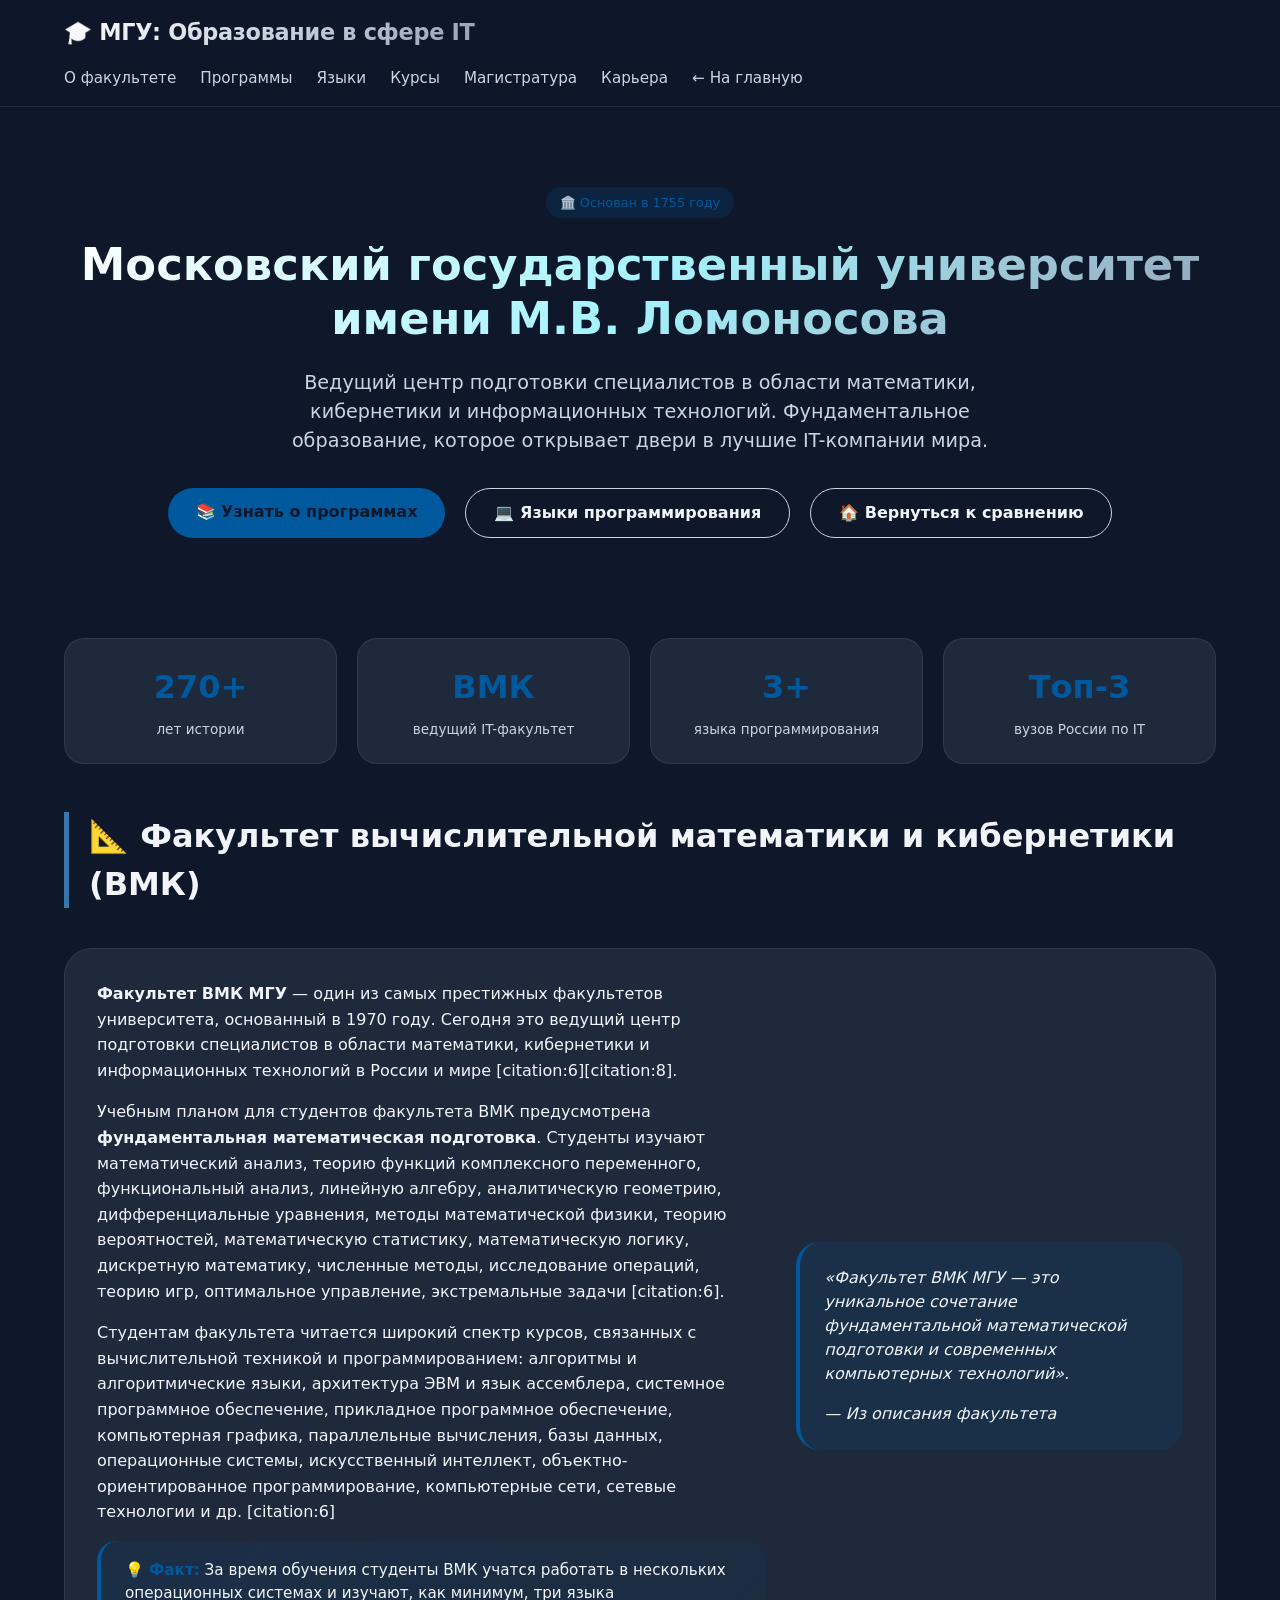
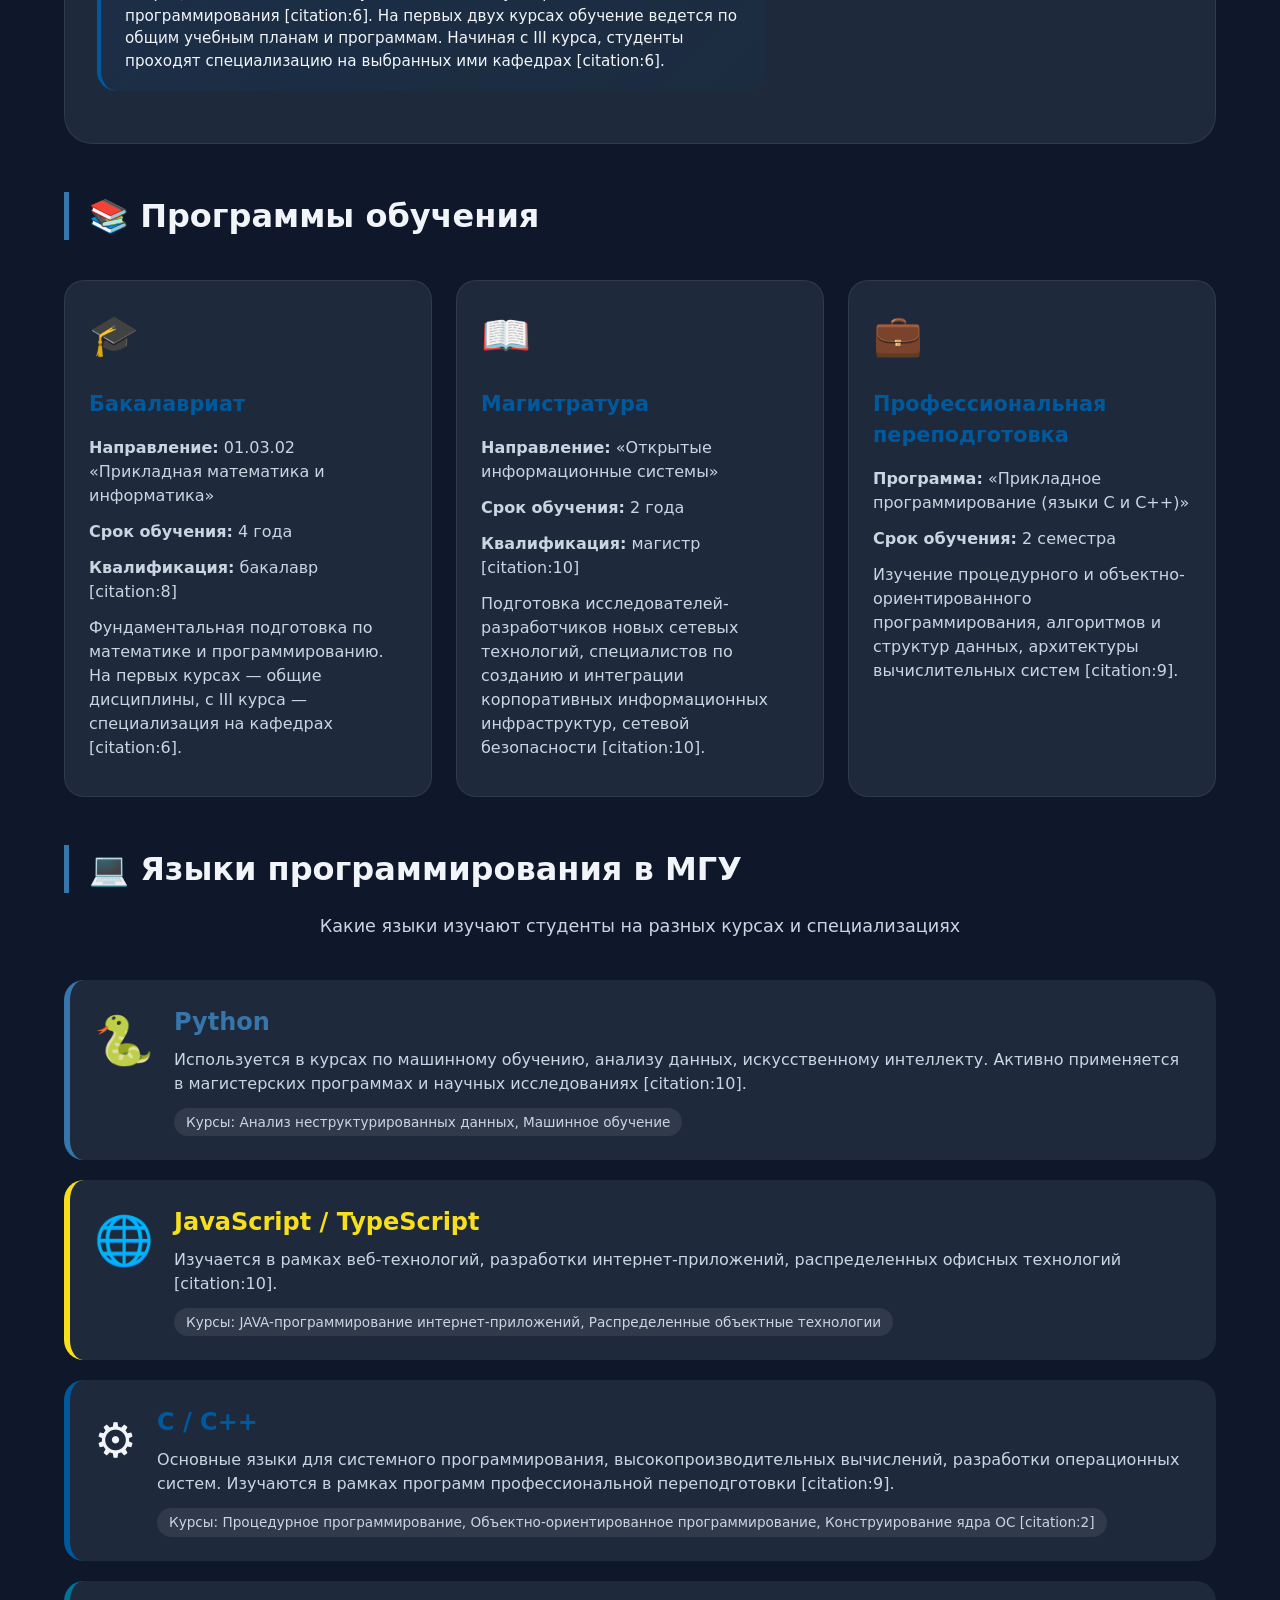
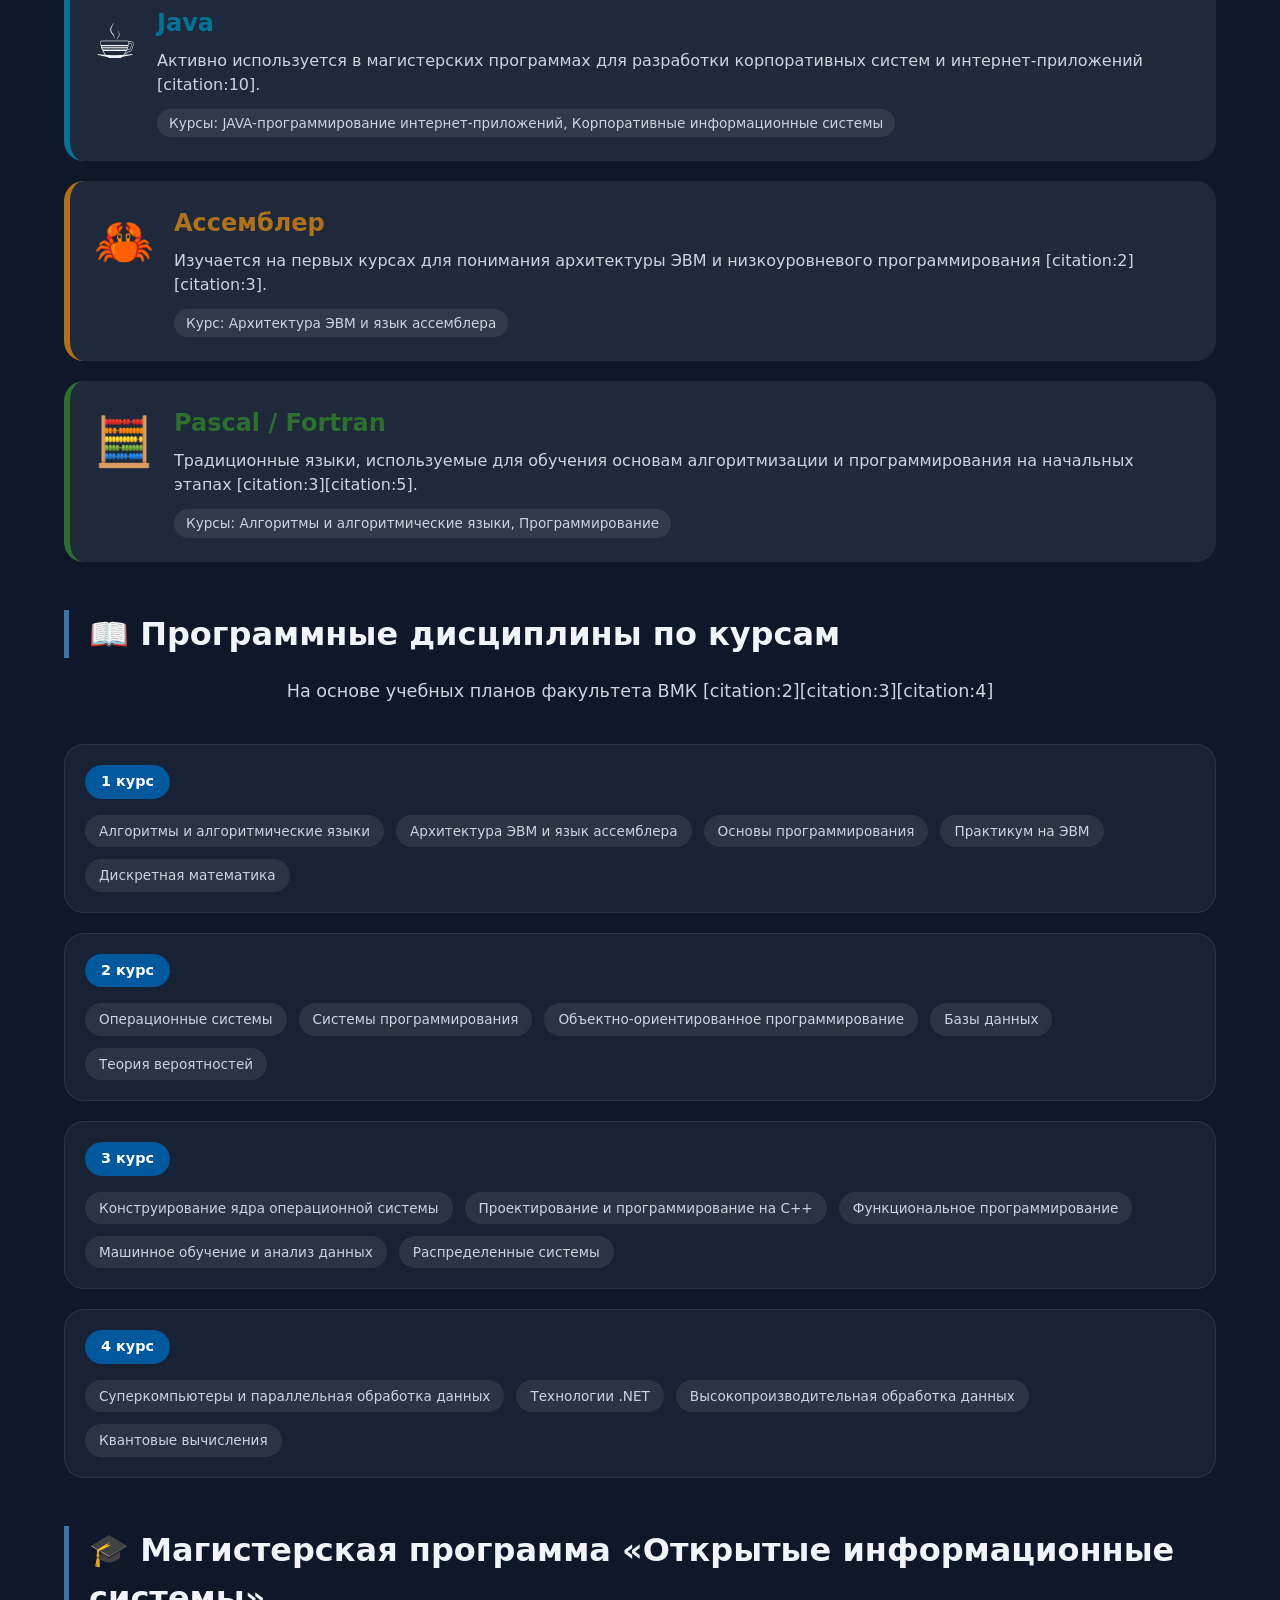
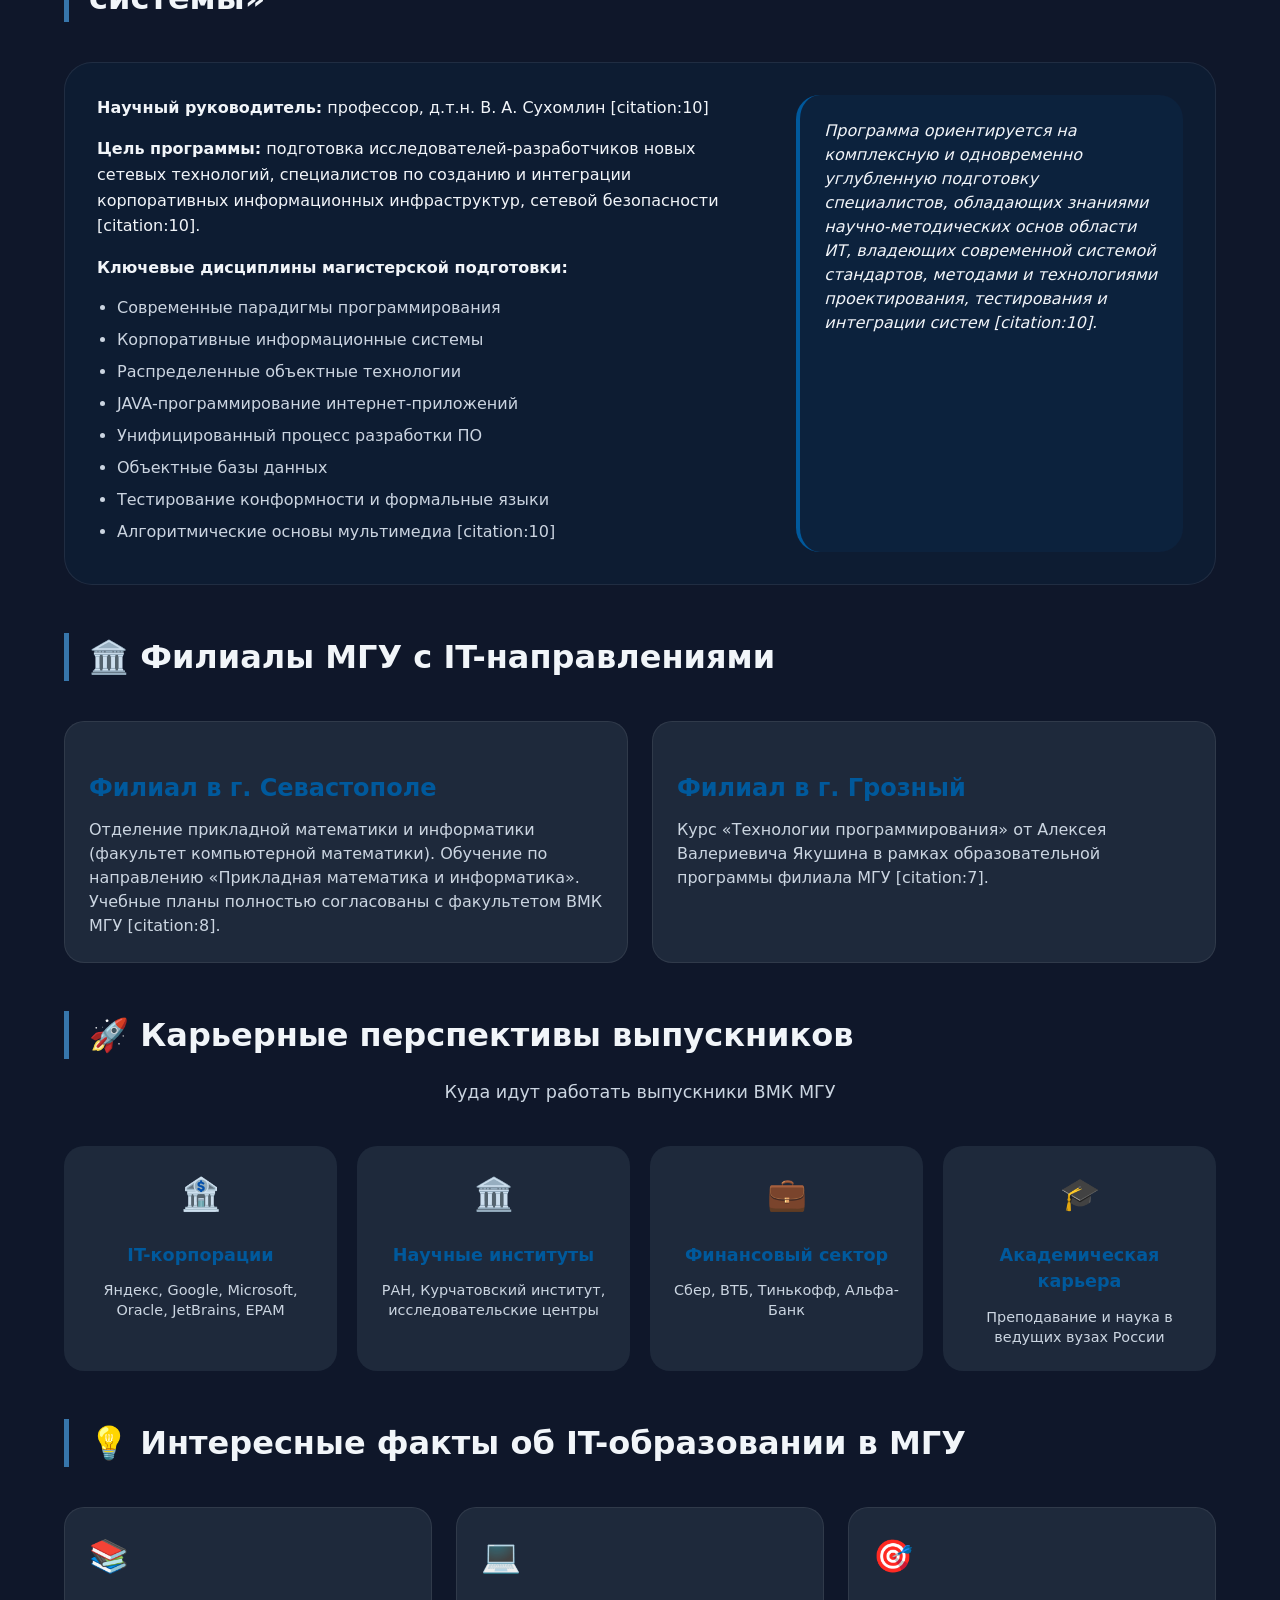
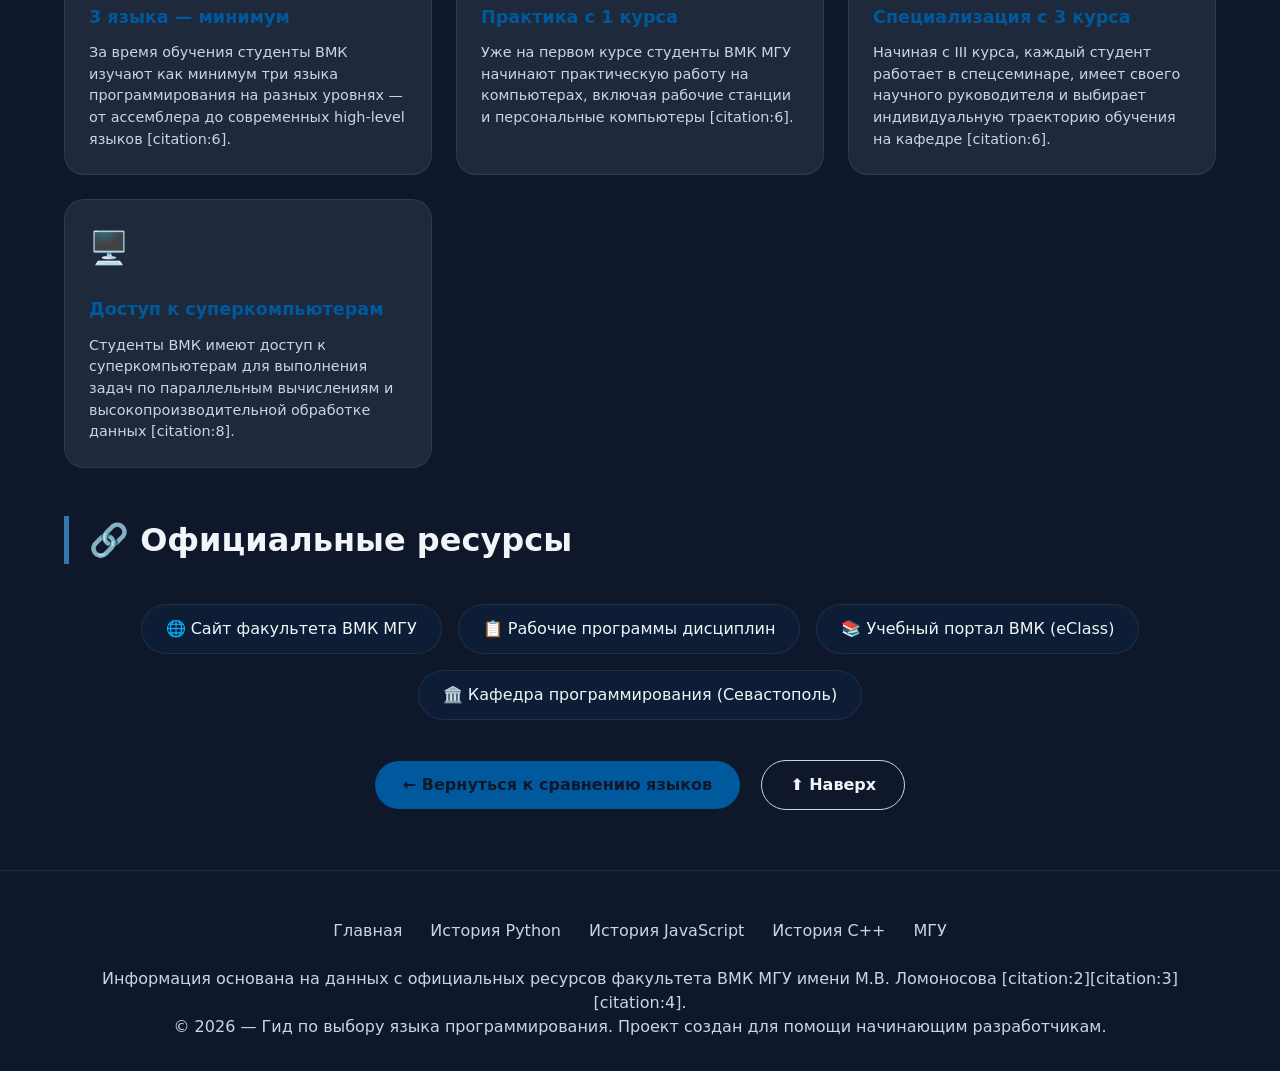
<file: msu.html>
<!DOCTYPE html>
<html lang="ru">
<head>
    <meta charset="UTF-8">
    <meta name="viewport" content="width=device-width, initial-scale=1.0">
    <title>МГУ им. М.В. Ломоносова | Программирование и IT-образование</title>
    <link rel="stylesheet" href="style.css">
    <link rel="stylesheet" href="msu.css">
</head>
<body>

<header class="header">
    <div class="container header-content">
        <div class="logo">
            <h1>🎓 МГУ: Образование в сфере IT</h1>
        </div>
        <nav class="nav-menu">
            <ul>
                <li><a href="#about">О факультете</a></li>
                <li><a href="#programs">Программы</a></li>
                <li><a href="#languages">Языки</a></li>
                <li><a href="#courses">Курсы</a></li>
                <li><a href="#magistracy">Магистратура</a></li>
                <li><a href="#career">Карьера</a></li>
                <li><a href="index.html">← На главную</a></li>
            </ul>
        </nav>
    </div>
</header>

<main>
    <div class="container">
        <!-- Hero секция -->
        <section class="hero" id="about">
            <span class="hero-badge" style="background: rgba(0, 89, 156, 0.2); color: #00599C;">🏛️ Основан в 1755 году</span>
            <h1>Московский государственный университет<br>имени М.В. Ломоносова</h1>
            <p>Ведущий центр подготовки специалистов в области математики, кибернетики и информационных технологий. Фундаментальное образование, которое открывает двери в лучшие IT-компании мира.</p>
            <div class="hero-buttons">
                <a href="#programs" class="btn btn-primary" style="background: #00599C;">📚 Узнать о программах</a>
                <a href="#languages" class="btn btn-outline">💻 Языки программирования</a>
                <a href="index.html" class="btn btn-outline">🏠 Вернуться к сравнению</a>
            </div>
        </section>

        <!-- Статистика -->
        <div class="stats-grid">
            <div class="stat-big">
                <div class="number">270+</div>
                <div class="label">лет истории</div>
            </div>
            <div class="stat-big">
                <div class="number">ВМК</div>
                <div class="label">ведущий IT-факультет</div>
            </div>
            <div class="stat-big">
                <div class="number">3+</div>
                <div class="label">языка программирования</div>
            </div>
            <div class="stat-big">
                <div class="number">Топ-3</div>
                <div class="label">вузов России по IT</div>
            </div>
        </div>

        <!-- О факультете ВМК -->
        <section>
            <h2>📐 Факультет вычислительной математики и кибернетики (ВМК)</h2>
            <div class="faculty-block">
                <div class="faculty-text">
                    <p><strong>Факультет ВМК МГУ</strong> — один из самых престижных факультетов университета, основанный в 1970 году. Сегодня это ведущий центр подготовки специалистов в области математики, кибернетики и информационных технологий в России и мире [citation:6][citation:8].</p>
                    <p>Учебным планом для студентов факультета ВМК предусмотрена <strong>фундаментальная математическая подготовка</strong>. Студенты изучают математический анализ, теорию функций комплексного переменного, функциональный анализ, линейную алгебру, аналитическую геометрию, дифференциальные уравнения, методы математической физики, теорию вероятностей, математическую статистику, математическую логику, дискретную математику, численные методы, исследование операций, теорию игр, оптимальное управление, экстремальные задачи [citation:6].</p>
                    <p>Студентам факультета читается широкий спектр курсов, связанных с вычислительной техникой и программированием: алгоритмы и алгоритмические языки, архитектура ЭВМ и язык ассемблера, системное программное обеспечение, прикладное программное обеспечение, компьютерная графика, параллельные вычисления, базы данных, операционные системы, искусственный интеллект, объектно-ориентированное программирование, компьютерные сети, сетевые технологии и др. [citation:6]</p>
                    <div class="fun-fact" style="margin-top: 16px;">
                        <strong>💡 Факт:</strong> За время обучения студенты ВМК учатся работать в нескольких операционных системах и изучают, как минимум, три языка программирования [citation:6]. На первых двух курсах обучение ведется по общим учебным планам и программам. Начиная с III курса, студенты проходят специализацию на выбранных ими кафедрах [citation:6].
                    </div>
                </div>
                <div class="faculty-quote">
                    <p>«Факультет ВМК МГУ — это уникальное сочетание фундаментальной математической подготовки и современных компьютерных технологий».</p>
                    <p style="margin-top: 16px;">— Из описания факультета</p>
                </div>
            </div>
        </section>

        <!-- Программы обучения -->
        <section id="programs">
            <h2>📚 Программы обучения</h2>
            <div class="programs-grid">
                <div class="program-card">
                    <div class="program-icon">🎓</div>
                    <h3>Бакалавриат</h3>
                    <p><strong>Направление:</strong> 01.03.02 «Прикладная математика и информатика»</p>
                    <p><strong>Срок обучения:</strong> 4 года</p>
                    <p><strong>Квалификация:</strong> бакалавр [citation:8]</p>
                    <p>Фундаментальная подготовка по математике и программированию. На первых курсах — общие дисциплины, с III курса — специализация на кафедрах [citation:6].</p>
                </div>
                <div class="program-card">
                    <div class="program-icon">📖</div>
                    <h3>Магистратура</h3>
                    <p><strong>Направление:</strong> «Открытые информационные системы»</p>
                    <p><strong>Срок обучения:</strong> 2 года</p>
                    <p><strong>Квалификация:</strong> магистр [citation:10]</p>
                    <p>Подготовка исследователей-разработчиков новых сетевых технологий, специалистов по созданию и интеграции корпоративных информационных инфраструктур, сетевой безопасности [citation:10].</p>
                </div>
                <div class="program-card">
                    <div class="program-icon">💼</div>
                    <h3>Профессиональная переподготовка</h3>
                    <p><strong>Программа:</strong> «Прикладное программирование (языки С и С++)»</p>
                    <p><strong>Срок обучения:</strong> 2 семестра</p>
                    <p>Изучение процедурного и объектно-ориентированного программирования, алгоритмов и структур данных, архитектуры вычислительных систем [citation:9].</p>
                </div>
            </div>
        </section>

        <!-- Изучаемые языки программирования -->
        <section id="languages">
            <h2>💻 Языки программирования в МГУ</h2>
            <p class="section-subtitle">Какие языки изучают студенты на разных курсах и специализациях</p>
            
            <div class="languages-showcase">
                <div class="lang-showcase-card" style="border-left-color: #3776AB;">
                    <div class="lang-showcase-icon">🐍</div>
                    <div class="lang-showcase-info">
                        <h3 style="color: #3776AB;">Python</h3>
                        <p>Используется в курсах по машинному обучению, анализу данных, искусственному интеллекту. Активно применяется в магистерских программах и научных исследованиях [citation:10].</p>
                        <span class="lang-courses">Курсы: Анализ неструктурированных данных, Машинное обучение</span>
                    </div>
                </div>
                <div class="lang-showcase-card" style="border-left-color: #F7DF1E;">
                    <div class="lang-showcase-icon">🌐</div>
                    <div class="lang-showcase-info">
                        <h3 style="color: #F7DF1E;">JavaScript / TypeScript</h3>
                        <p>Изучается в рамках веб-технологий, разработки интернет-приложений, распределенных офисных технологий [citation:10].</p>
                        <span class="lang-courses">Курсы: JAVA-программирование интернет-приложений, Распределенные объектные технологии</span>
                    </div>
                </div>
                <div class="lang-showcase-card" style="border-left-color: #00599C;">
                    <div class="lang-showcase-icon">⚙️</div>
                    <div class="lang-showcase-info">
                        <h3 style="color: #00599C;">C / C++</h3>
                        <p>Основные языки для системного программирования, высокопроизводительных вычислений, разработки операционных систем. Изучаются в рамках программ профессиональной переподготовки [citation:9].</p>
                        <span class="lang-courses">Курсы: Процедурное программирование, Объектно-ориентированное программирование, Конструирование ядра ОС [citation:2]</span>
                    </div>
                </div>
                <div class="lang-showcase-card" style="border-left-color: #007396;">
                    <div class="lang-showcase-icon">☕</div>
                    <div class="lang-showcase-info">
                        <h3 style="color: #007396;">Java</h3>
                        <p>Активно используется в магистерских программах для разработки корпоративных систем и интернет-приложений [citation:10].</p>
                        <span class="lang-courses">Курсы: JAVA-программирование интернет-приложений, Корпоративные информационные системы</span>
                    </div>
                </div>
                <div class="lang-showcase-card" style="border-left-color: #b07219;">
                    <div class="lang-showcase-icon">🦀</div>
                    <div class="lang-showcase-info">
                        <h3 style="color: #b07219;">Ассемблер</h3>
                        <p>Изучается на первых курсах для понимания архитектуры ЭВМ и низкоуровневого программирования [citation:2][citation:3].</p>
                        <span class="lang-courses">Курс: Архитектура ЭВМ и язык ассемблера</span>
                    </div>
                </div>
                <div class="lang-showcase-card" style="border-left-color: #2d6f2d;">
                    <div class="lang-showcase-icon">🧮</div>
                    <div class="lang-showcase-info">
                        <h3 style="color: #2d6f2d;">Pascal / Fortran</h3>
                        <p>Традиционные языки, используемые для обучения основам алгоритмизации и программирования на начальных этапах [citation:3][citation:5].</p>
                        <span class="lang-courses">Курсы: Алгоритмы и алгоритмические языки, Программирование</span>
                    </div>
                </div>
            </div>
        </section>

        <!-- Дисциплины по курсам -->
        <section id="courses">
            <h2>📖 Программные дисциплины по курсам</h2>
            <p class="section-subtitle">На основе учебных планов факультета ВМК [citation:2][citation:3][citation:4]</p>
            
            <div class="courses-timeline">
                <div class="course-year">
                    <div class="year-badge">1 курс</div>
                    <div class="course-list">
                        <span class="course-tag">Алгоритмы и алгоритмические языки</span>
                        <span class="course-tag">Архитектура ЭВМ и язык ассемблера</span>
                        <span class="course-tag">Основы программирования</span>
                        <span class="course-tag">Практикум на ЭВМ</span>
                        <span class="course-tag">Дискретная математика</span>
                    </div>
                </div>
                <div class="course-year">
                    <div class="year-badge">2 курс</div>
                    <div class="course-list">
                        <span class="course-tag">Операционные системы</span>
                        <span class="course-tag">Системы программирования</span>
                        <span class="course-tag">Объектно-ориентированное программирование</span>
                        <span class="course-tag">Базы данных</span>
                        <span class="course-tag">Теория вероятностей</span>
                    </div>
                </div>
                <div class="course-year">
                    <div class="year-badge">3 курс</div>
                    <div class="course-list">
                        <span class="course-tag">Конструирование ядра операционной системы</span>
                        <span class="course-tag">Проектирование и программирование на C++</span>
                        <span class="course-tag">Функциональное программирование</span>
                        <span class="course-tag">Машинное обучение и анализ данных</span>
                        <span class="course-tag">Распределенные системы</span>
                    </div>
                </div>
                <div class="course-year">
                    <div class="year-badge">4 курс</div>
                    <div class="course-list">
                        <span class="course-tag">Суперкомпьютеры и параллельная обработка данных</span>
                        <span class="course-tag">Технологии .NET</span>
                        <span class="course-tag">Высокопроизводительная обработка данных</span>
                        <span class="course-tag">Квантовые вычисления</span>
                    </div>
                </div>
            </div>
        </section>

        <!-- Магистерская программа -->
        <section id="magistracy">
            <h2>🎓 Магистерская программа «Открытые информационные системы»</h2>
            <div class="magistracy-block">
                <div class="magistracy-info">
                    <p><strong>Научный руководитель:</strong> профессор, д.т.н. В. А. Сухомлин [citation:10]</p>
                    <p><strong>Цель программы:</strong> подготовка исследователей-разработчиков новых сетевых технологий, специалистов по созданию и интеграции корпоративных информационных инфраструктур, сетевой безопасности [citation:10].</p>
                    <p><strong>Ключевые дисциплины магистерской подготовки:</strong></p>
                    <ul>
                        <li>Современные парадигмы программирования</li>
                        <li>Корпоративные информационные системы</li>
                        <li>Распределенные объектные технологии</li>
                        <li>JAVA-программирование интернет-приложений</li>
                        <li>Унифицированный процесс разработки ПО</li>
                        <li>Объектные базы данных</li>
                        <li>Тестирование конформности и формальные языки</li>
                        <li>Алгоритмические основы мультимедиа [citation:10]</li>
                    </ul>
                </div>
                <div class="magistracy-quote">
                    <p>Программа ориентируется на комплексную и одновременно углубленную подготовку специалистов, обладающих знаниями научно-методических основ области ИТ, владеющих современной системой стандартов, методами и технологиями проектирования, тестирования и интеграции систем [citation:10].</p>
                </div>
            </div>
        </section>

        <!-- Филиалы МГУ -->
        <section>
            <h2>🏛️ Филиалы МГУ с IT-направлениями</h2>
            <div class="branches-grid">
                <div class="branch-card">
                    <h3>Филиал в г. Севастополе</h3>
                    <p>Отделение прикладной математики и информатики (факультет компьютерной математики). Обучение по направлению «Прикладная математика и информатика». Учебные планы полностью согласованы с факультетом ВМК МГУ [citation:8].</p>
                </div>
                <div class="branch-card">
                    <h3>Филиал в г. Грозный</h3>
                    <p>Курс «Технологии программирования» от Алексея Валериевича Якушина в рамках образовательной программы филиала МГУ [citation:7].</p>
                </div>
            </div>
        </section>

        <!-- Карьерные перспективы -->
        <section id="career">
            <h2>🚀 Карьерные перспективы выпускников</h2>
            <p class="section-subtitle">Куда идут работать выпускники ВМК МГУ</p>
            <div class="career-grid">
                <div class="career-card">
                    <div class="career-icon">🏦</div>
                    <h3>IT-корпорации</h3>
                    <p>Яндекс, Google, Microsoft, Oracle, JetBrains, EPAM</p>
                </div>
                <div class="career-card">
                    <div class="career-icon">🏛️</div>
                    <h3>Научные институты</h3>
                    <p>РАН, Курчатовский институт, исследовательские центры</p>
                </div>
                <div class="career-card">
                    <div class="career-icon">💼</div>
                    <h3>Финансовый сектор</h3>
                    <p>Сбер, ВТБ, Тинькофф, Альфа-Банк</p>
                </div>
                <div class="career-card">
                    <div class="career-icon">🎓</div>
                    <h3>Академическая карьера</h3>
                    <p>Преподавание и наука в ведущих вузах России</p>
                </div>
            </div>
        </section>

        <!-- Интересные факты -->
        <section>
            <h2>💡 Интересные факты об IT-образовании в МГУ</h2>
            <div class="fun-facts-grid">
                <div class="fun-fact-card">
                    <div class="fun-fact-icon">📚</div>
                    <h3>3 языка — минимум</h3>
                    <p>За время обучения студенты ВМК изучают как минимум три языка программирования на разных уровнях — от ассемблера до современных high-level языков [citation:6].</p>
                </div>
                <div class="fun-fact-card">
                    <div class="fun-fact-icon">💻</div>
                    <h3>Практика с 1 курса</h3>
                    <p>Уже на первом курсе студенты ВМК МГУ начинают практическую работу на компьютерах, включая рабочие станции и персональные компьютеры [citation:6].</p>
                </div>
                <div class="fun-fact-card">
                    <div class="fun-fact-icon">🎯</div>
                    <h3>Специализация с 3 курса</h3>
                    <p>Начиная с III курса, каждый студент работает в спецсеминаре, имеет своего научного руководителя и выбирает индивидуальную траекторию обучения на кафедре [citation:6].</p>
                </div>
                <div class="fun-fact-card">
                    <div class="fun-fact-icon">🖥️</div>
                    <h3>Доступ к суперкомпьютерам</h3>
                    <p>Студенты ВМК имеют доступ к суперкомпьютерам для выполнения задач по параллельным вычислениям и высокопроизводительной обработке данных [citation:8].</p>
                </div>
            </div>
        </section>

        <!-- Официальные ресурсы -->
        <section>
            <h2>🔗 Официальные ресурсы</h2>
            <div class="resources-grid">
                <a href="https://cs.msu.ru" class="resource-link" target="_blank">🌐 Сайт факультета ВМК МГУ</a>
                <a href="https://cs.msu.ru/print/4056" class="resource-link" target="_blank">📋 Рабочие программы дисциплин</a>
                <a href="https://eclass.cmc.msu.ru" class="resource-link" target="_blank">📚 Учебный портал ВМК (eClass)</a>
                <a href="https://sev.msu.ru/kafedra-programmirovaniya" class="resource-link" target="_blank">🏛️ Кафедра программирования (Севастополь)</a>
            </div>
        </section>

        <!-- Кнопка возврата -->
        <div style="text-align: center; margin: 40px 0 60px;">
            <a href="index.html" class="btn btn-primary" style="background: #00599C;">← Вернуться к сравнению языков</a>
            <a href="#about" class="btn btn-outline" style="margin-left: 16px;">⬆ Наверх</a>
        </div>
    </div>
</main>

<footer class="footer">
    <div class="container">
        <div class="footer-links">
            <a href="index.html">Главная</a>
            <a href="python-history.html">История Python</a>
            <a href="js-history.html">История JavaScript</a>
            <a href="cpp-history.html">История C++</a>
            <a href="msu.html">МГУ</a>
        </div>
        <p>Информация основана на данных с официальных ресурсов факультета ВМК МГУ имени М.В. Ломоносова [citation:2][citation:3][citation:4].</p>
        <p>© 2026 — Гид по выбору языка программирования. Проект создан для помощи начинающим разработчикам.</p>
    </div>
</footer>

</body>
</html>
</file>
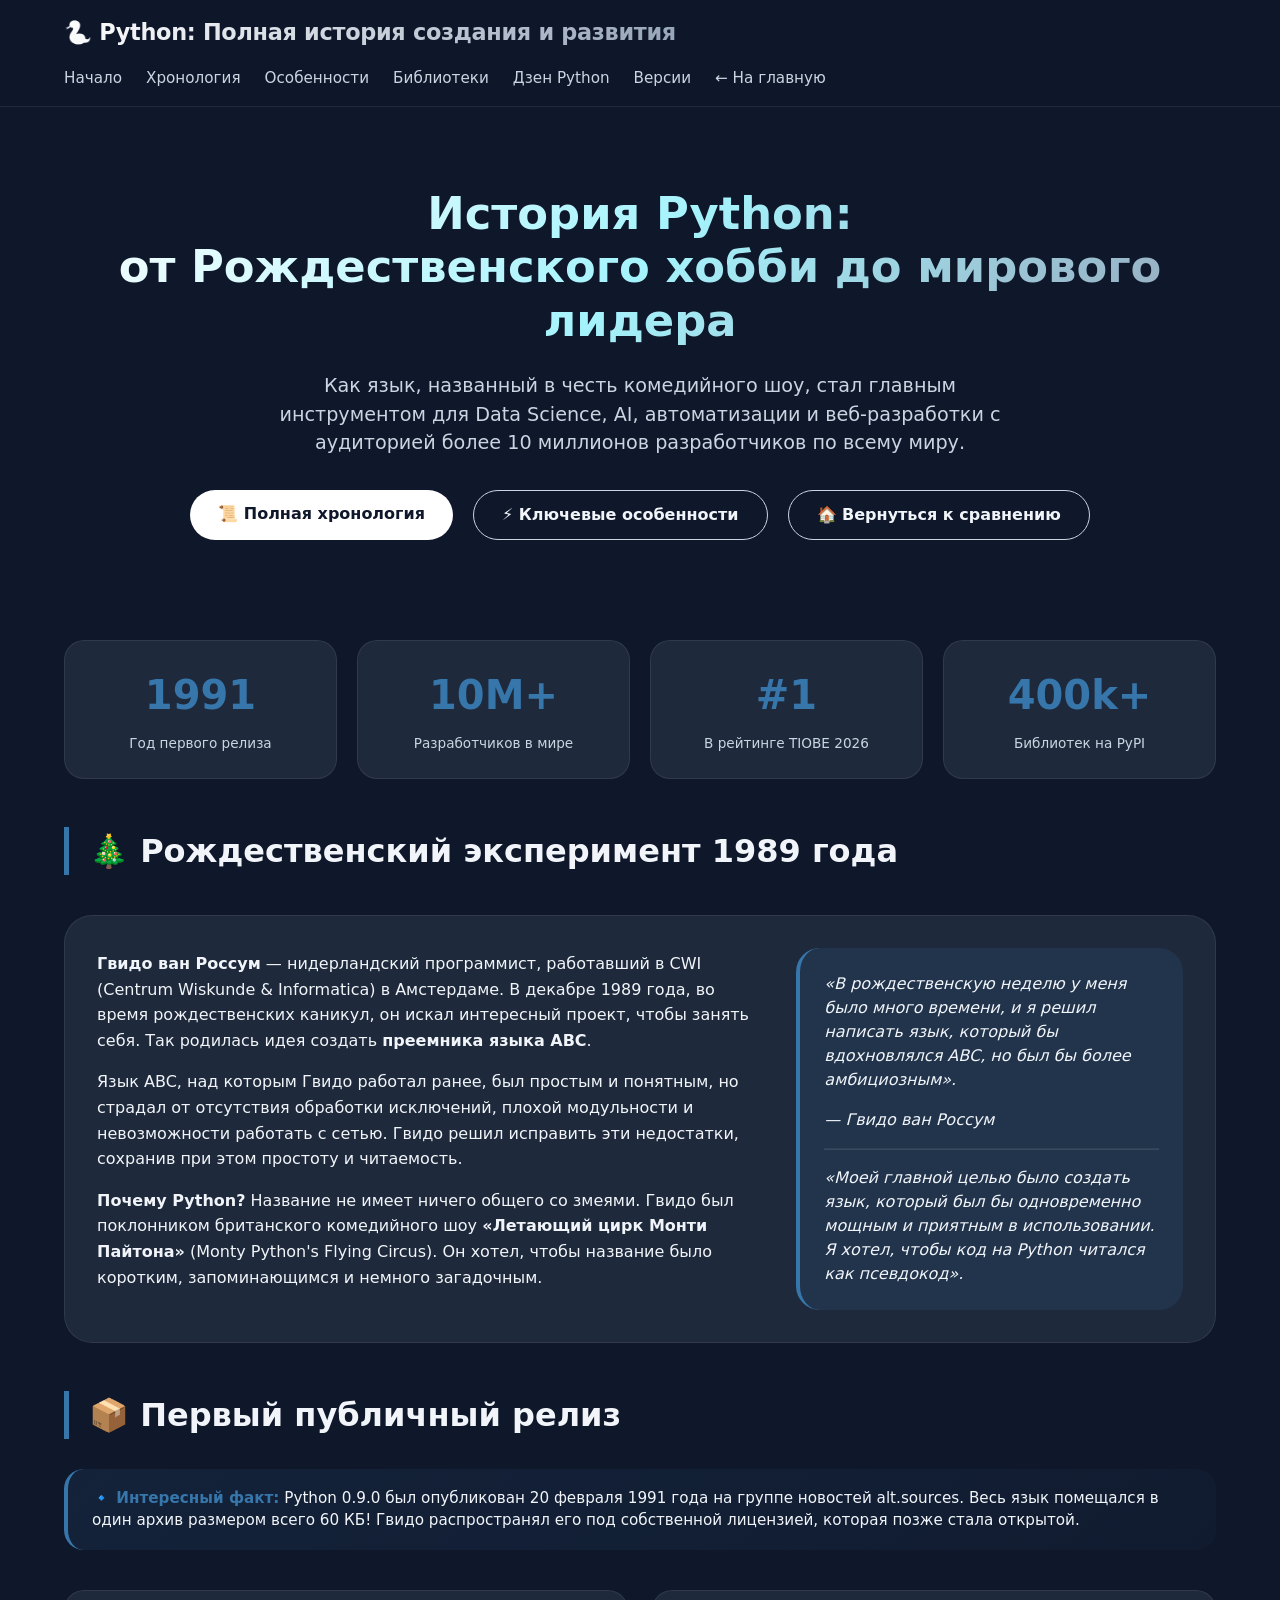
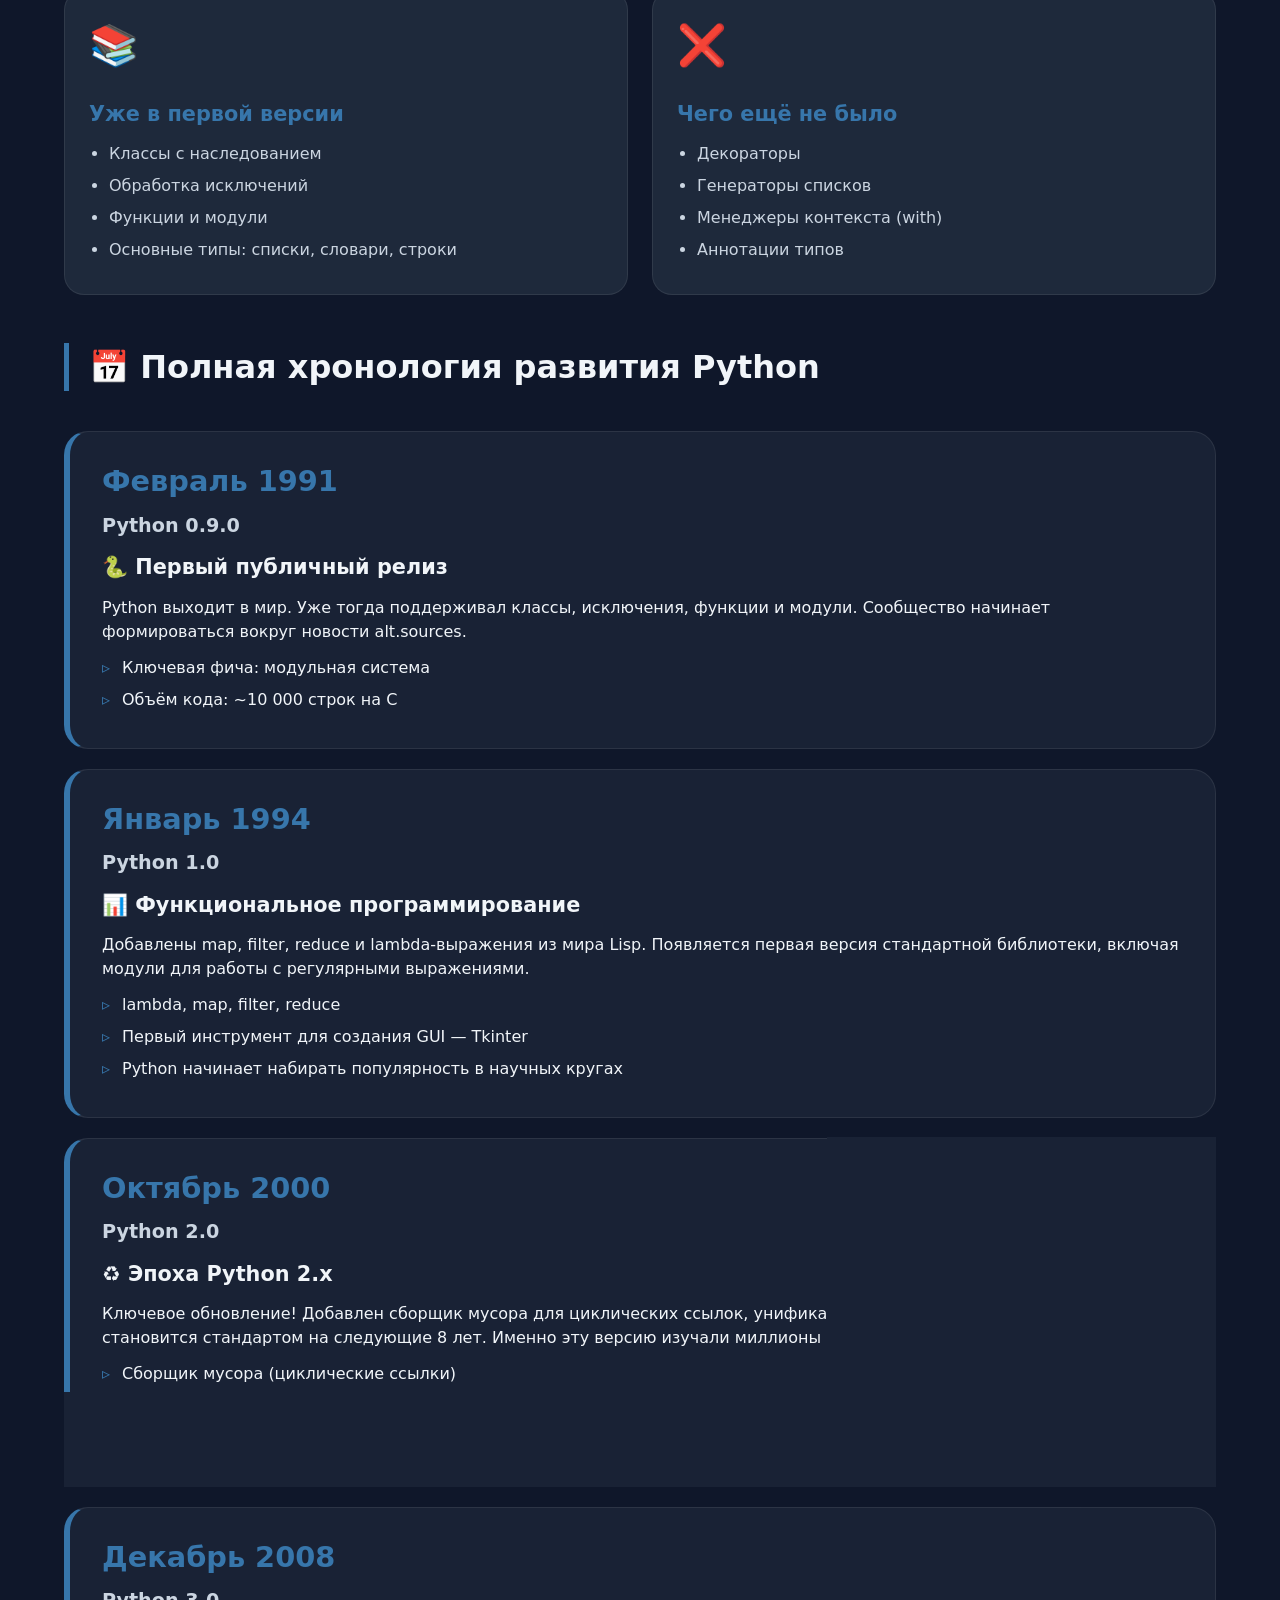
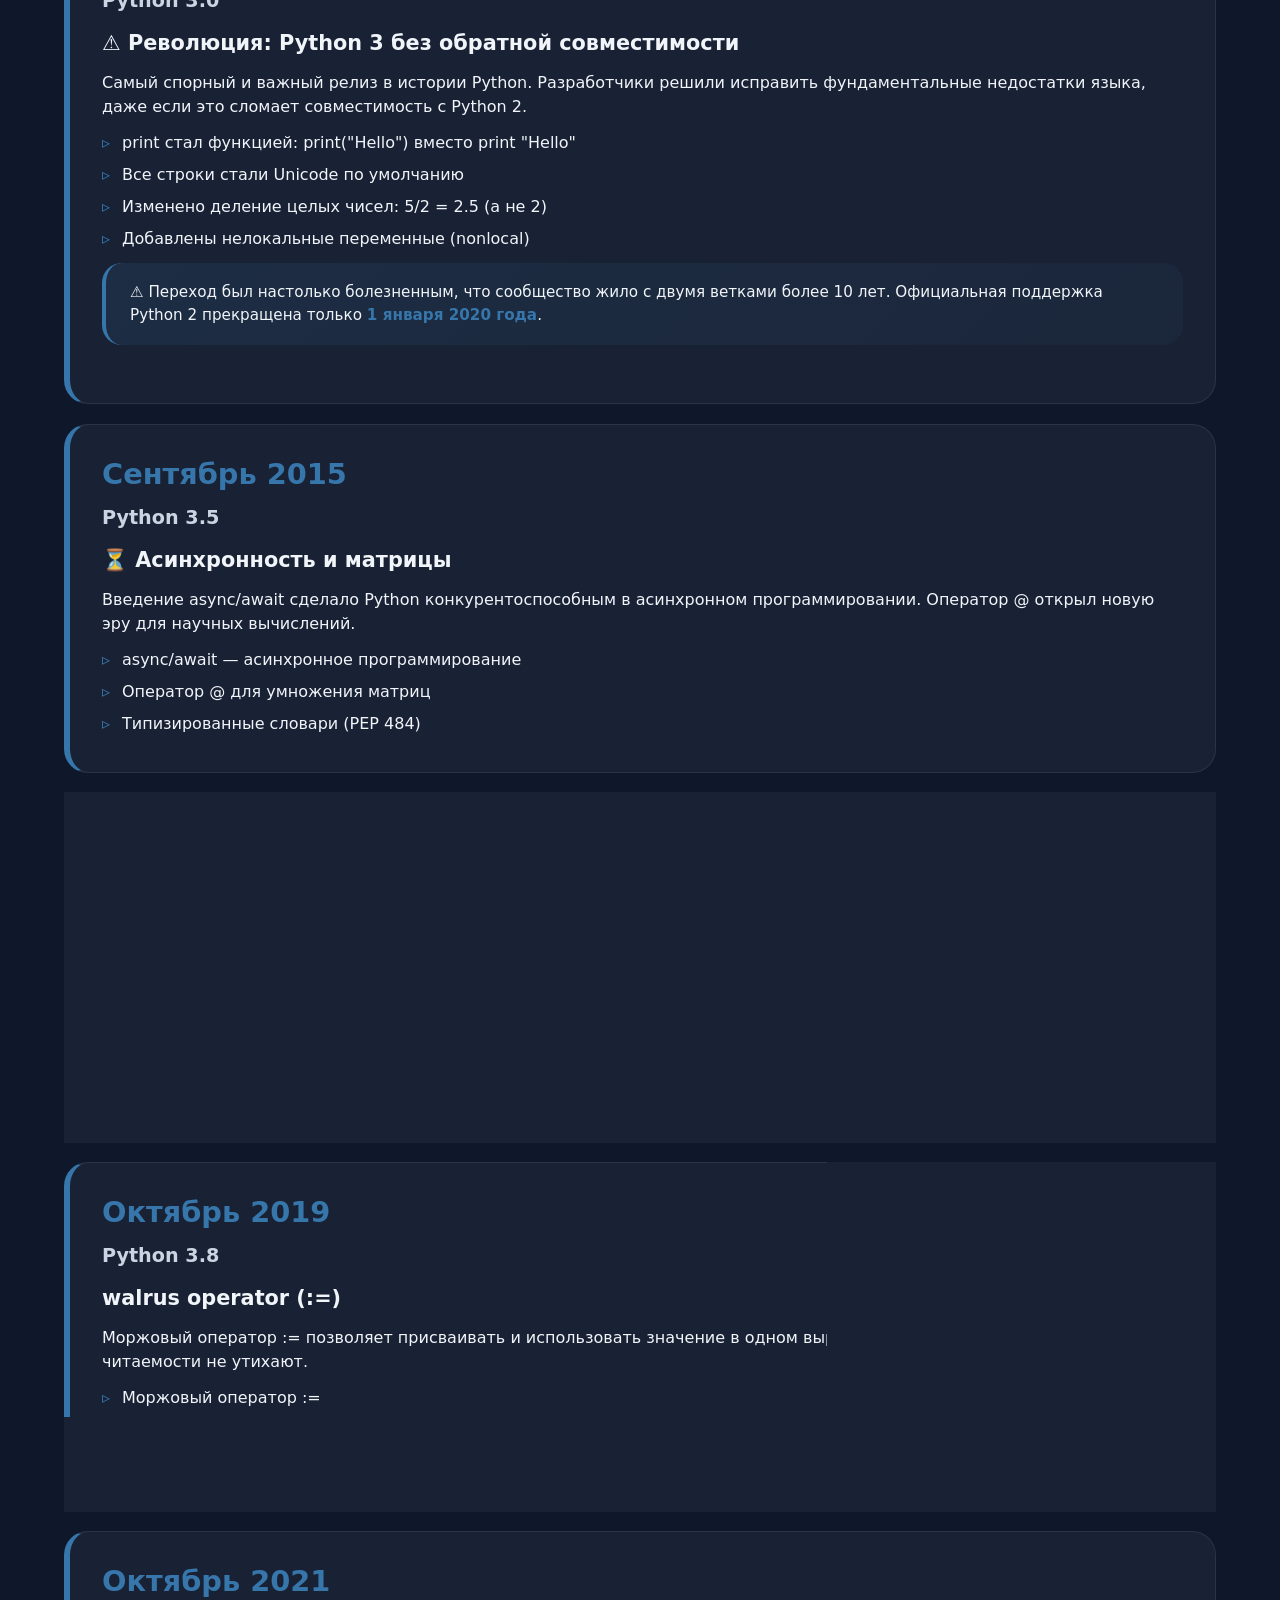
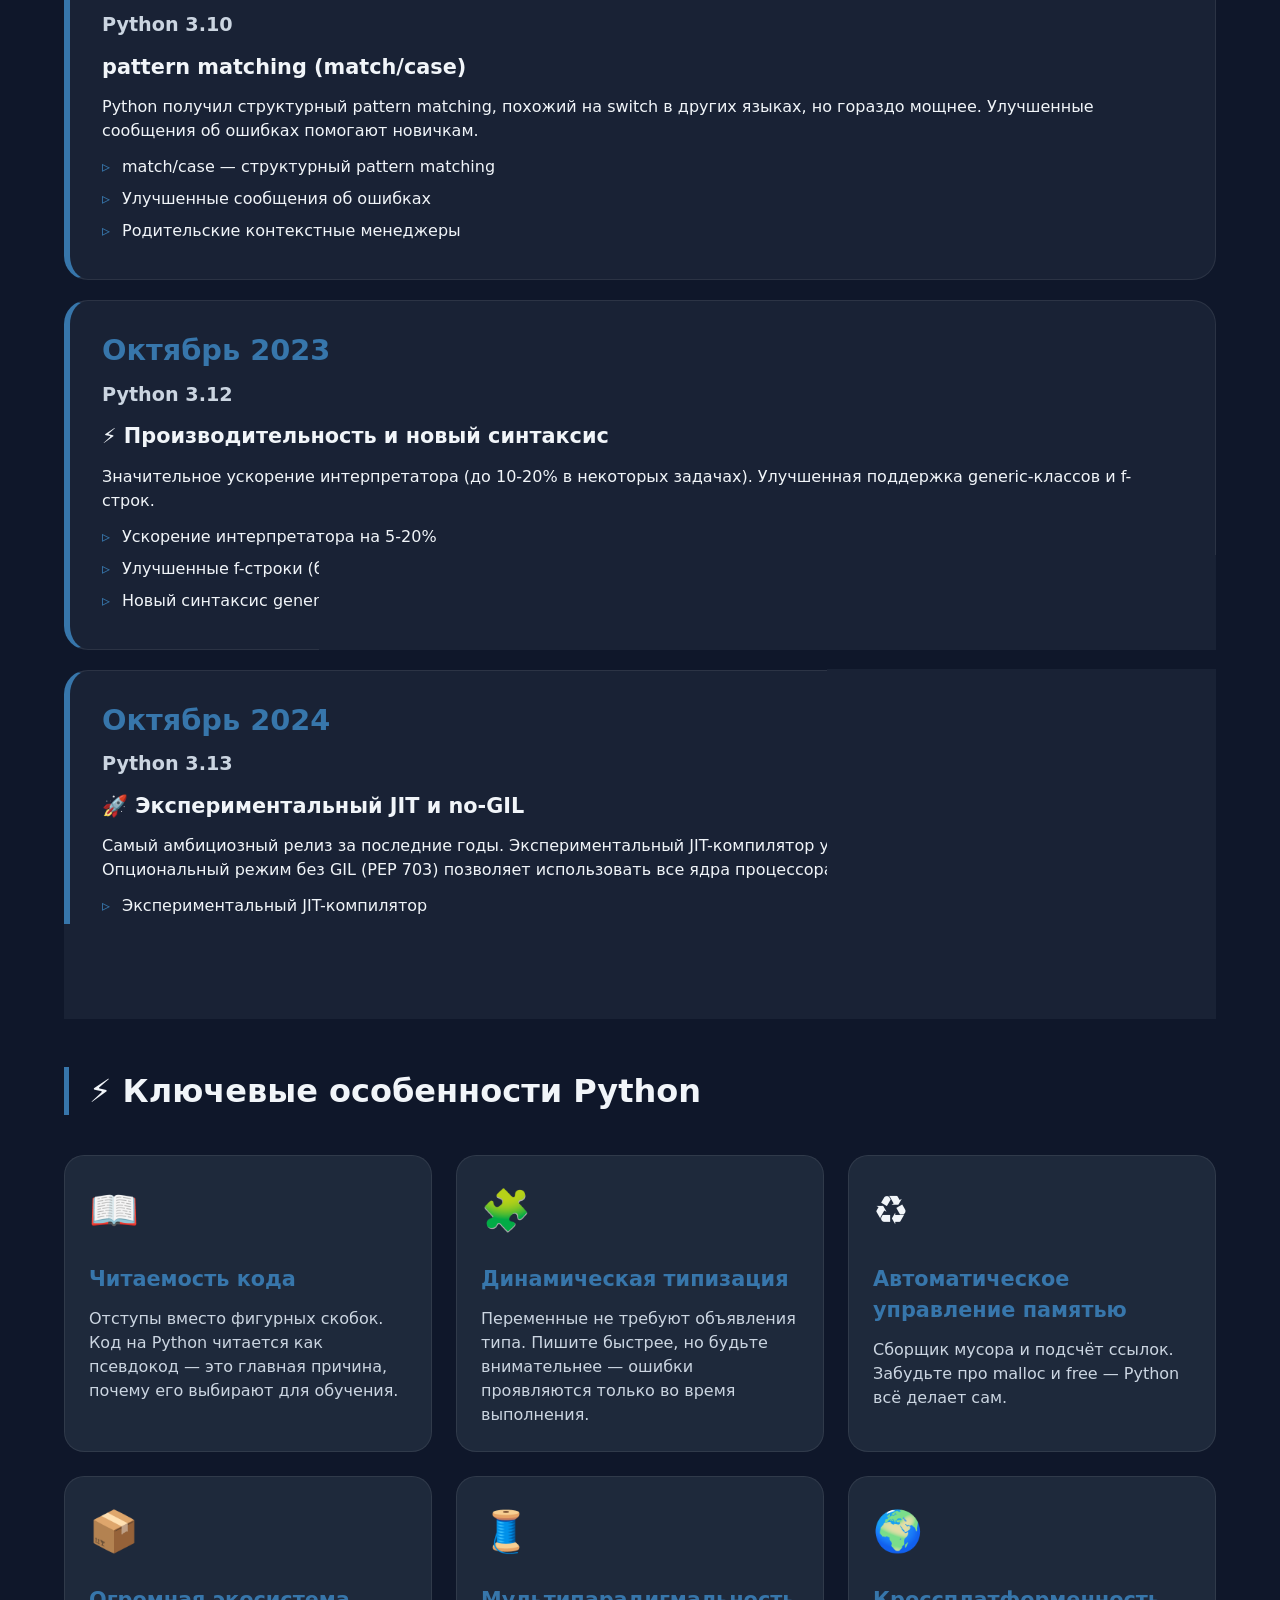
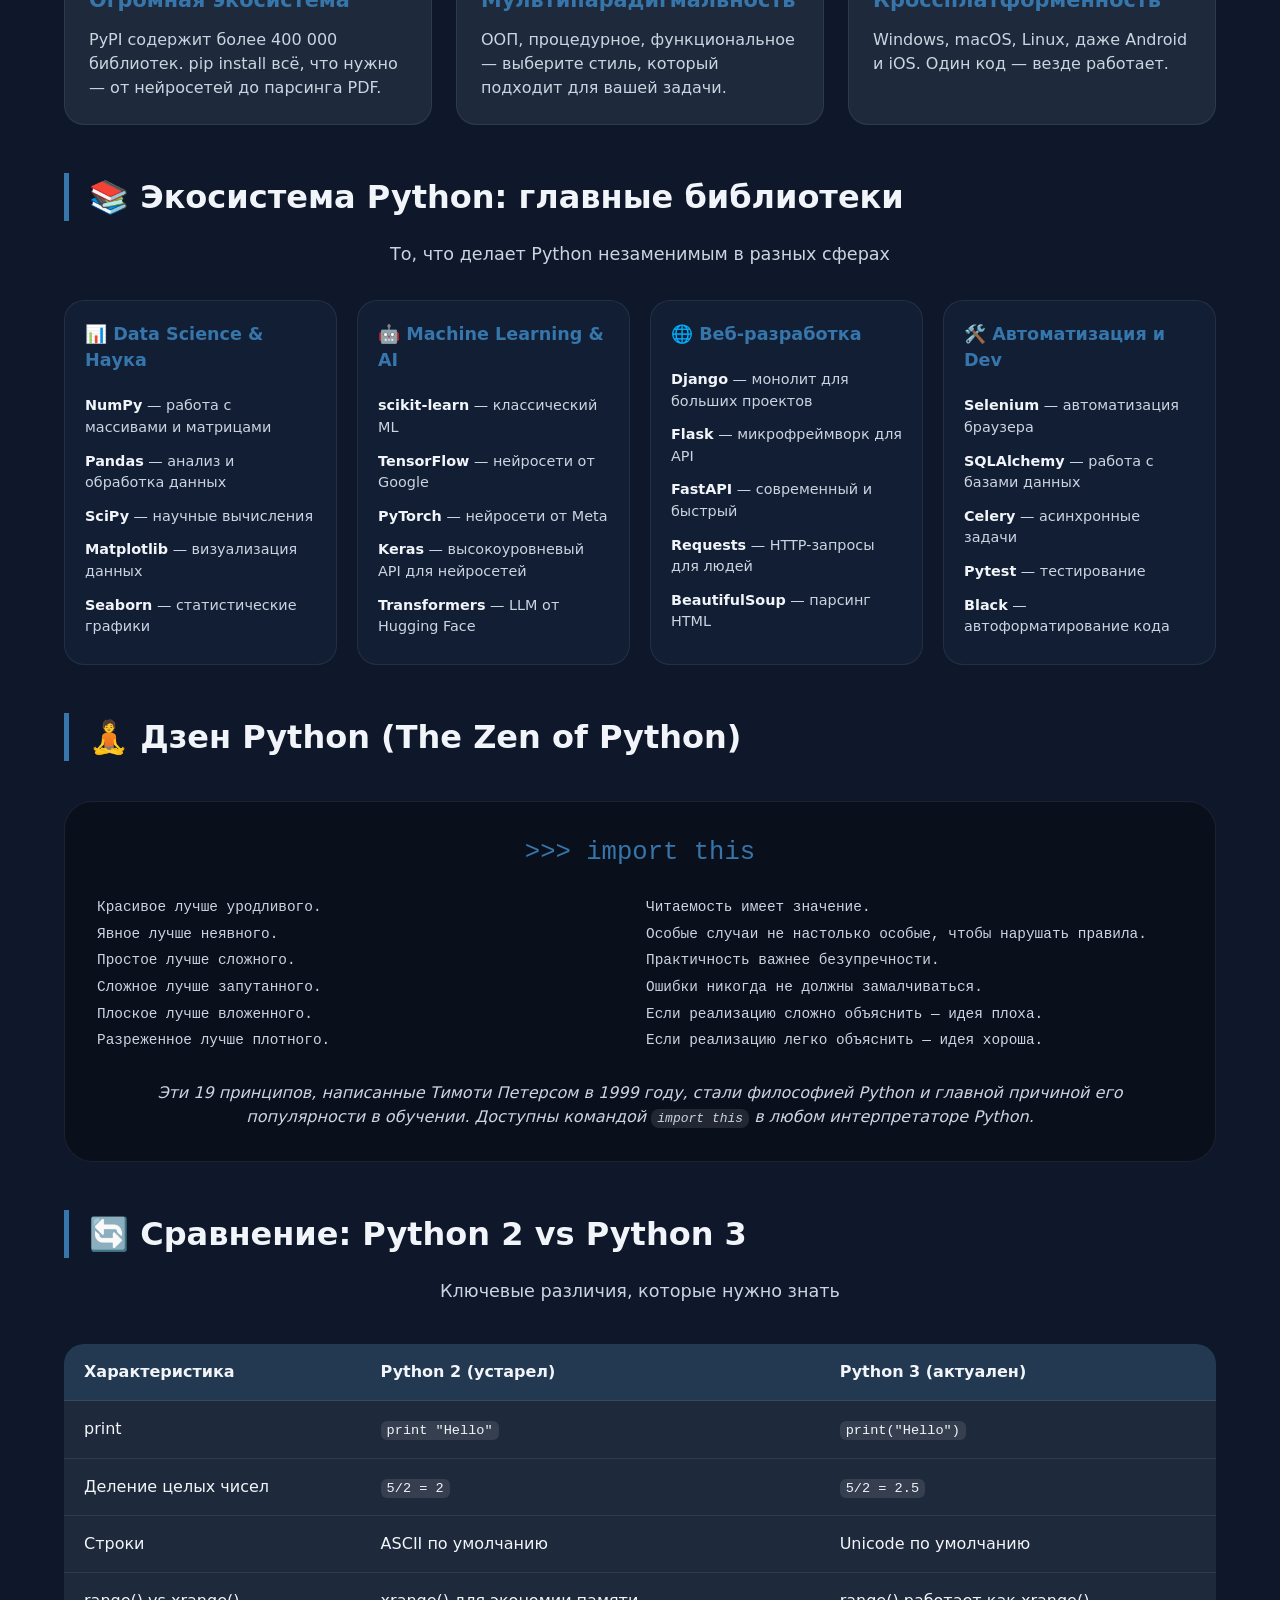
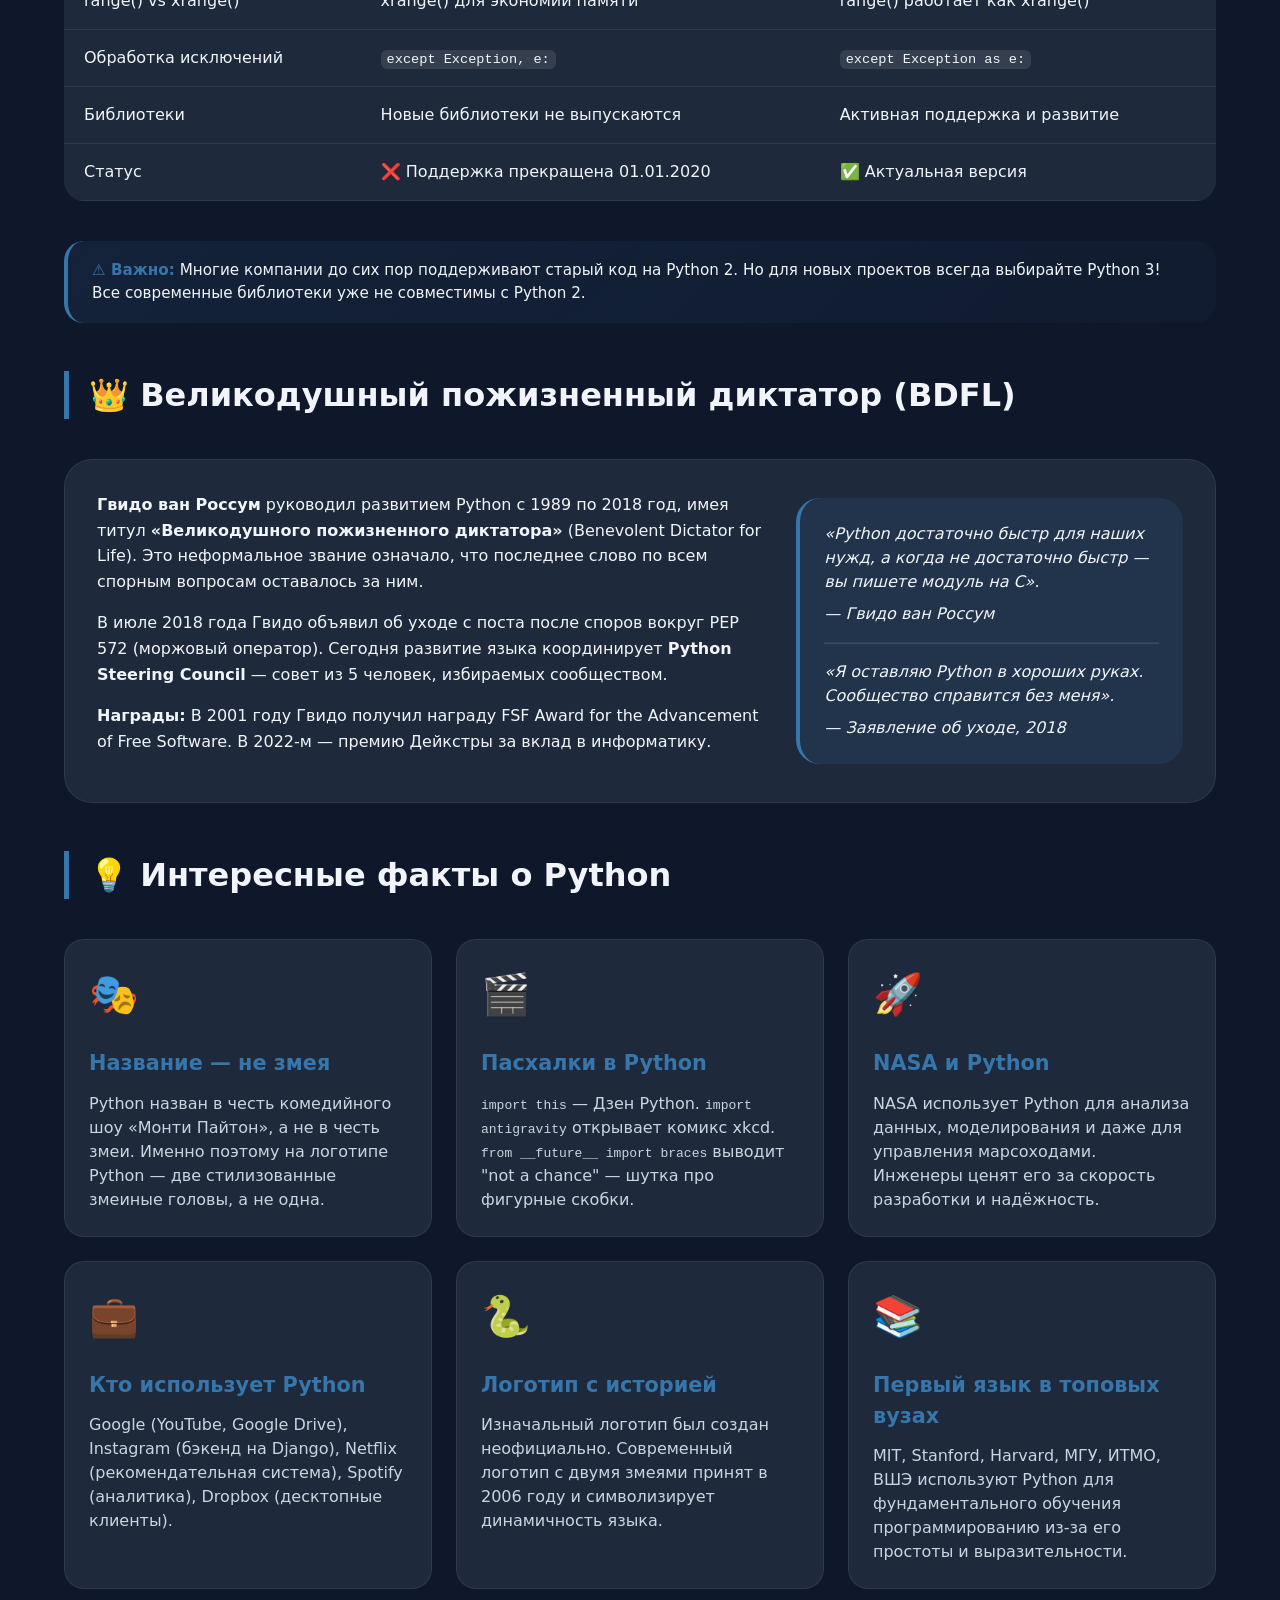
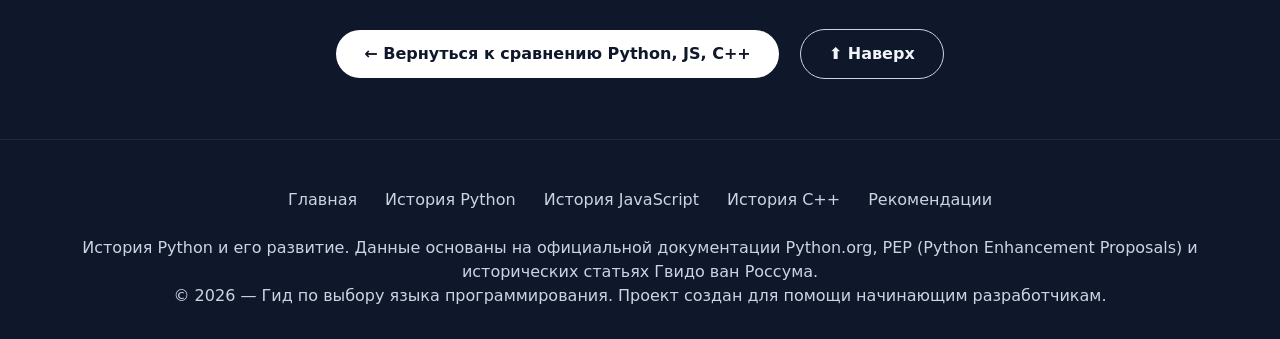
<file: python-history.html>
<!DOCTYPE html>
<html lang="ru">
<head>
    <meta charset="UTF-8">
    <meta name="viewport" content="width=device-width, initial-scale=1.0">
    <title>История Python | Полный гид: от 1989 до 2026</title>
    <link rel="stylesheet" href="style.css">
    <link rel="stylesheet" href="python-history.css">
</head>
<body>

<header class="header">
    <div class="container header-content">
        <div class="logo">
            <h1>🐍 Python: Полная история создания и развития</h1>
        </div>
        <nav class="nav-menu">
            <ul>
                <li><a href="#start">Начало</a></li>
                <li><a href="#timeline">Хронология</a></li>
                <li><a href="#features">Особенности</a></li>
                <li><a href="#libraries">Библиотеки</a></li>
                <li><a href="#zen">Дзен Python</a></li>
                <li><a href="#comparison">Версии</a></li>
                <li><a href="index.html">← На главную</a></li>
            </ul>
        </nav>
    </div>
</header>

<main>
    <div class="container">
        <!-- Hero секция -->
        <section class="hero" id="start">
            <h1>История Python:<br>от Рождественского хобби до мирового лидера</h1>
            <p>Как язык, названный в честь комедийного шоу, стал главным инструментом для Data Science, AI, автоматизации и веб-разработки с аудиторией более 10 миллионов разработчиков по всему миру.</p>
            <div class="hero-buttons">
                <a href="#timeline" class="btn btn-primary">📜 Полная хронология</a>
                <a href="#features" class="btn btn-outline">⚡ Ключевые особенности</a>
                <a href="index.html" class="btn btn-outline">🏠 Вернуться к сравнению</a>
            </div>
        </section>

        <!-- Статистика -->
        <div class="stats-grid">
            <div class="stat-big">
                <div class="number">1991</div>
                <div class="label">Год первого релиза</div>
            </div>
            <div class="stat-big">
                <div class="number">10M+</div>
                <div class="label">Разработчиков в мире</div>
            </div>
            <div class="stat-big">
                <div class="number">#1</div>
                <div class="label">В рейтинге TIOBE 2026</div>
            </div>
            <div class="stat-big">
                <div class="number">400k+</div>
                <div class="label">Библиотек на PyPI</div>
            </div>
        </div>

        <!-- Рождение Python -->
        <section>
            <h2>🎄 Рождественский эксперимент 1989 года</h2>
            <div class="guido-block">
                <div class="guido-text">
                    <p><strong>Гвидо ван Россум</strong> — нидерландский программист, работавший в CWI (Centrum Wiskunde & Informatica) в Амстердаме. В декабре 1989 года, во время рождественских каникул, он искал интересный проект, чтобы занять себя. Так родилась идея создать <strong>преемника языка ABC</strong>.</p>
                    <p>Язык ABC, над которым Гвидо работал ранее, был простым и понятным, но страдал от отсутствия обработки исключений, плохой модульности и невозможности работать с сетью. Гвидо решил исправить эти недостатки, сохранив при этом простоту и читаемость.</p>
                    <p><strong>Почему Python?</strong> Название не имеет ничего общего со змеями. Гвидо был поклонником британского комедийного шоу <strong>«Летающий цирк Монти Пайтона»</strong> (Monty Python's Flying Circus). Он хотел, чтобы название было коротким, запоминающимся и немного загадочным.</p>
                </div>
                <div class="guido-quote">
                    <p>«В рождественскую неделю у меня было много времени, и я решил написать язык, который бы вдохновлялся ABC, но был бы более амбициозным».</p>
                    <p style="margin-top: 16px;">— Гвидо ван Россум</p>
                    <hr style="margin: 16px 0; border-color: rgba(255,255,255,0.1);">
                    <p>«Моей главной целью было создать язык, который был бы одновременно мощным и приятным в использовании. Я хотел, чтобы код на Python читался как псевдокод».</p>
                </div>
            </div>
        </section>

        <!-- Первый релиз -->
        <section>
            <h2>📦 Первый публичный релиз</h2>
            <div class="fun-fact">
                <strong>🔹 Интересный факт:</strong> Python 0.9.0 был опубликован 20 февраля 1991 года на группе новостей alt.sources. Весь язык помещался в один архив размером всего 60 КБ! Гвидо распространял его под собственной лицензией, которая позже стала открытой.
            </div>
            <div class="features-grid">
                <div class="feature-card">
                    <div class="feature-icon">📚</div>
                    <h3>Уже в первой версии</h3>
                    <ul>
                        <li>Классы с наследованием</li>
                        <li>Обработка исключений</li>
                        <li>Функции и модули</li>
                        <li>Основные типы: списки, словари, строки</li>
                    </ul>
                </div>
                <div class="feature-card">
                    <div class="feature-icon">❌</div>
                    <h3>Чего ещё не было</h3>
                    <ul>
                        <li>Декораторы</li>
                        <li>Генераторы списков</li>
                        <li>Менеджеры контекста (with)</li>
                        <li>Аннотации типов</li>
                    </ul>
                </div>
            </div>
        </section>

        <!-- Полная хронология -->
        <section id="timeline">
            <h2>📅 Полная хронология развития Python</h2>
            <div class="timeline">
                <div class="timeline-item">
                    <div class="timeline-year">Февраль 1991</div>
                    <div class="timeline-version">Python 0.9.0</div>
                    <div class="timeline-title">🐍 Первый публичный релиз</div>
                    <p>Python выходит в мир. Уже тогда поддерживал классы, исключения, функции и модули. Сообщество начинает формироваться вокруг новости alt.sources.</p>
                    <ul class="timeline-details">
                        <li>Ключевая фича: модульная система</li>
                        <li>Объём кода: ~10 000 строк на C</li>
                    </ul>
                </div>

                <div class="timeline-item">
                    <div class="timeline-year">Январь 1994</div>
                    <div class="timeline-version">Python 1.0</div>
                    <div class="timeline-title">📊 Функциональное программирование</div>
                    <p>Добавлены map, filter, reduce и lambda-выражения из мира Lisp. Появляется первая версия стандартной библиотеки, включая модули для работы с регулярными выражениями.</p>
                    <ul class="timeline-details">
                        <li>lambda, map, filter, reduce</li>
                        <li>Первый инструмент для создания GUI — Tkinter</li>
                        <li>Python начинает набирать популярность в научных кругах</li>
                    </ul>
                </div>

                <div class="timeline-item">
                    <div class="timeline-year">Октябрь 2000</div>
                    <div class="timeline-version">Python 2.0</div>
                    <div class="timeline-title">♻️ Эпоха Python 2.x</div>
                    <p>Ключевое обновление! Добавлен сборщик мусора для циклических ссылок, унификация типов и классов. Python 2.x становится стандартом на следующие 8 лет. Именно эту версию изучали миллионы программистов начала 2000-х.</p>
                    <ul class="timeline-details">
                        <li>Сборщик мусора (циклические ссылки)</li>
                        <li>Генераторы списков (list comprehensions)</li>
                        <li>Поддержка Unicode (частичная)</li>
                    </ul>
                </div>

                <div class="timeline-item">
                    <div class="timeline-year">Декабрь 2008</div>
                    <div class="timeline-version">Python 3.0</div>
                    <div class="timeline-title">⚠️ Революция: Python 3 без обратной совместимости</div>
                    <p>Самый спорный и важный релиз в истории Python. Разработчики решили исправить фундаментальные недостатки языка, даже если это сломает совместимость с Python 2.</p>
                    <ul class="timeline-details">
                        <li>print стал функцией: print("Hello") вместо print "Hello"</li>
                        <li>Все строки стали Unicode по умолчанию</li>
                        <li>Изменено деление целых чисел: 5/2 = 2.5 (а не 2)</li>
                        <li>Добавлены нелокальные переменные (nonlocal)</li>
                    </ul>
                    <div class="fun-fact" style="margin-top: 12px;">
                        ⚠️ Переход был настолько болезненным, что сообщество жило с двумя ветками более 10 лет. Официальная поддержка Python 2 прекращена только <strong>1 января 2020 года</strong>.
                    </div>
                </div>

                <div class="timeline-item">
                    <div class="timeline-year">Сентябрь 2015</div>
                    <div class="timeline-version">Python 3.5</div>
                    <div class="timeline-title">⏳ Асинхронность и матрицы</div>
                    <p>Введение async/await сделало Python конкурентоспособным в асинхронном программировании. Оператор @ открыл новую эру для научных вычислений.</p>
                    <ul class="timeline-details">
                        <li>async/await — асинхронное программирование</li>
                        <li>Оператор @ для умножения матриц</li>
                        <li>Типизированные словари (PEP 484)</li>
                    </ul>
                </div>

                <div class="timeline-item">
                    <div class="timeline-year">Декабрь 2016</div>
                    <div class="timeline-version">Python 3.6</div>
                    <div class="timeline-title">📝 f-строки — революция форматирования</div>
                    <p>f-строки (f"Hello {name}") стали самым удобным способом форматирования строк. Аннотации переменных позволили писать более типобезопасный код.</p>
                    <ul class="timeline-details">
                        <li>f-строки — самый удобный форматировщик</li>
                        <li>Аннотации переменных</li>
                        <li>Асинхронные генераторы</li>
                    </ul>
                </div>

                <div class="timeline-item">
                    <div class="timeline-year">Октябрь 2019</div>
                    <div class="timeline-version">Python 3.8</div>
                    <div class="timeline-title">walrus operator (:=)</div>
                    <p>Моржовый оператор := позволяет присваивать и использовать значение в одном выражении. Код стал короче, но споры о читаемости не утихают.</p>
                    <ul class="timeline-details">
                        <li>Моржовый оператор :=</li>
                        <li>Позиционные параметры (/)</li>
                        <li>f-строки с = для отладки</li>
                    </ul>
                </div>

                <div class="timeline-item">
                    <div class="timeline-year">Октябрь 2021</div>
                    <div class="timeline-version">Python 3.10</div>
                    <div class="timeline-title">pattern matching (match/case)</div>
                    <p>Python получил структурный pattern matching, похожий на switch в других языках, но гораздо мощнее. Улучшенные сообщения об ошибках помогают новичкам.</p>
                    <ul class="timeline-details">
                        <li>match/case — структурный pattern matching</li>
                        <li>Улучшенные сообщения об ошибках</li>
                        <li>Родительские контекстные менеджеры</li>
                    </ul>
                </div>

                <div class="timeline-item">
                    <div class="timeline-year">Октябрь 2023</div>
                    <div class="timeline-version">Python 3.12</div>
                    <div class="timeline-title">⚡ Производительность и новый синтаксис</div>
                    <p>Значительное ускорение интерпретатора (до 10-20% в некоторых задачах). Улучшенная поддержка generic-классов и f-строк.</p>
                    <ul class="timeline-details">
                        <li>Ускорение интерпретатора на 5-20%</li>
                        <li>Улучшенные f-строки (без ограничений)</li>
                        <li>Новый синтаксис generic-классов</li>
                    </ul>
                </div>

                <div class="timeline-item">
                    <div class="timeline-year">Октябрь 2024</div>
                    <div class="timeline-version">Python 3.13</div>
                    <div class="timeline-title">🚀 Экспериментальный JIT и no-GIL</div>
                    <p>Самый амбициозный релиз за последние годы. Экспериментальный JIT-компилятор ускоряет горячий код в 2-5 раз. Опциональный режим без GIL (PEP 703) позволяет использовать все ядра процессора.</p>
                    <ul class="timeline-details">
                        <li>Экспериментальный JIT-компилятор</li>
                        <li>Опциональный режим без GIL (free-threaded)</li>
                        <li>Улучшенная цветная трассировка ошибок</li>
                    </ul>
                </div>
            </div>
        </section>

        <!-- Ключевые особенности -->
        <section id="features">
            <h2>⚡ Ключевые особенности Python</h2>
            <div class="features-grid">
                <div class="feature-card">
                    <div class="feature-icon">📖</div>
                    <h3>Читаемость кода</h3>
                    <p>Отступы вместо фигурных скобок. Код на Python читается как псевдокод — это главная причина, почему его выбирают для обучения.</p>
                </div>
                <div class="feature-card">
                    <div class="feature-icon">🧩</div>
                    <h3>Динамическая типизация</h3>
                    <p>Переменные не требуют объявления типа. Пишите быстрее, но будьте внимательнее — ошибки проявляются только во время выполнения.</p>
                </div>
                <div class="feature-card">
                    <div class="feature-icon">♻️</div>
                    <h3>Автоматическое управление памятью</h3>
                    <p>Сборщик мусора и подсчёт ссылок. Забудьте про malloc и free — Python всё делает сам.</p>
                </div>
                <div class="feature-card">
                    <div class="feature-icon">📦</div>
                    <h3>Огромная экосистема</h3>
                    <p>PyPI содержит более 400 000 библиотек. pip install всё, что нужно — от нейросетей до парсинга PDF.</p>
                </div>
                <div class="feature-card">
                    <div class="feature-icon">🧵</div>
                    <h3>Мультипарадигмальность</h3>
                    <p>ООП, процедурное, функциональное — выберите стиль, который подходит для вашей задачи.</p>
                </div>
                <div class="feature-card">
                    <div class="feature-icon">🌍</div>
                    <h3>Кроссплатформенность</h3>
                    <p>Windows, macOS, Linux, даже Android и iOS. Один код — везде работает.</p>
                </div>
            </div>
        </section>

        <!-- Библиотеки и экосистема -->
        <section id="libraries">
            <h2>📚 Экосистема Python: главные библиотеки</h2>
            <p class="section-subtitle">То, что делает Python незаменимым в разных сферах</p>
            <div class="library-section">
                <div class="library-category">
                    <h4>📊 Data Science & Наука</h4>
                    <ul>
                        <li><strong>NumPy</strong> — работа с массивами и матрицами</li>
                        <li><strong>Pandas</strong> — анализ и обработка данных</li>
                        <li><strong>SciPy</strong> — научные вычисления</li>
                        <li><strong>Matplotlib</strong> — визуализация данных</li>
                        <li><strong>Seaborn</strong> — статистические графики</li>
                    </ul>
                </div>
                <div class="library-category">
                    <h4>🤖 Machine Learning & AI</h4>
                    <ul>
                        <li><strong>scikit-learn</strong> — классический ML</li>
                        <li><strong>TensorFlow</strong> — нейросети от Google</li>
                        <li><strong>PyTorch</strong> — нейросети от Meta</li>
                        <li><strong>Keras</strong> — высокоуровневый API для нейросетей</li>
                        <li><strong>Transformers</strong> — LLM от Hugging Face</li>
                    </ul>
                </div>
                <div class="library-category">
                    <h4>🌐 Веб-разработка</h4>
                    <ul>
                        <li><strong>Django</strong> — монолит для больших проектов</li>
                        <li><strong>Flask</strong> — микрофреймворк для API</li>
                        <li><strong>FastAPI</strong> — современный и быстрый</li>
                        <li><strong>Requests</strong> — HTTP-запросы для людей</li>
                        <li><strong>BeautifulSoup</strong> — парсинг HTML</li>
                    </ul>
                </div>
                <div class="library-category">
                    <h4>🛠️ Автоматизация и Dev</h4>
                    <ul>
                        <li><strong>Selenium</strong> — автоматизация браузера</li>
                        <li><strong>SQLAlchemy</strong> — работа с базами данных</li>
                        <li><strong>Celery</strong> — асинхронные задачи</li>
                        <li><strong>Pytest</strong> — тестирование</li>
                        <li><strong>Black</strong> — автоформатирование кода</li>
                    </ul>
                </div>
            </div>
        </section>

        <!-- Zen of Python -->
        <section id="zen">
            <h2>🧘 Дзен Python (The Zen of Python)</h2>
            <div class="zen-block">
                <div class="zen-title">>>> import this</div>
                <div class="zen-lines">
                    <div>
                        <p>Красивое лучше уродливого.</p>
                        <p>Явное лучше неявного.</p>
                        <p>Простое лучше сложного.</p>
                        <p>Сложное лучше запутанного.</p>
                        <p>Плоское лучше вложенного.</p>
                        <p>Разреженное лучше плотного.</p>
                    </div>
                    <div>
                        <p>Читаемость имеет значение.</p>
                        <p>Особые случаи не настолько особые, чтобы нарушать правила.</p>
                        <p>Практичность важнее безупречности.</p>
                        <p>Ошибки никогда не должны замалчиваться.</p>
                        <p>Если реализацию сложно объяснить — идея плоха.</p>
                        <p>Если реализацию легко объяснить — идея хороша.</p>
                    </div>
                </div>
                <p style="margin-top: 24px; font-style: italic; color: var(--text-secondary);">Эти 19 принципов, написанные Тимоти Петерсом в 1999 году, стали философией Python и главной причиной его популярности в обучении. Доступны командой <code style="background: rgba(255,255,255,0.1); padding: 2px 6px; border-radius: 8px;">import this</code> в любом интерпретаторе Python.</p>
            </div>
        </section>

        <!-- Сравнение версий Python 2 vs 3 -->
        <section id="comparison">
            <h2>🔄 Сравнение: Python 2 vs Python 3</h2>
            <p class="section-subtitle">Ключевые различия, которые нужно знать</p>
            <table class="comparison-table">
                <thead>
                    <tr>
                        <th>Характеристика</th>
                        <th>Python 2 (устарел)</th>
                        <th>Python 3 (актуален)</th>
                    </tr>
                </thead>
                <tbody>
                    <tr>
                        <td>print</td>
                        <td><code>print "Hello"</code></td>
                        <td><code>print("Hello")</code></td>
                    </tr>
                    <tr>
                        <td>Деление целых чисел</td>
                        <td><code>5/2 = 2</code></td>
                        <td><code>5/2 = 2.5</code></td>
                    </tr>
                    <tr>
                        <td>Строки</td>
                        <td>ASCII по умолчанию</td>
                        <td>Unicode по умолчанию</td>
                    </tr>
                    <tr>
                        <td>range() vs xrange()</td>
                        <td>xrange() для экономии памяти</td>
                        <td>range() работает как xrange()</td>
                    </tr>
                    <tr>
                        <td>Обработка исключений</td>
                        <td><code>except Exception, e:</code></td>
                        <td><code>except Exception as e:</code></td>
                    </tr>
                    <tr>
                        <td>Библиотеки</td>
                        <td>Новые библиотеки не выпускаются</td>
                        <td>Активная поддержка и развитие</td>
                    </tr>
                    <tr>
                        <td>Статус</td>
                        <td>❌ Поддержка прекращена 01.01.2020</td>
                        <td>✅ Актуальная версия</td>
                    </tr>
                </tbody>
            </table>
            <div class="fun-fact">
                <strong>⚠️ Важно:</strong> Многие компании до сих пор поддерживают старый код на Python 2. Но для новых проектов всегда выбирайте Python 3! Все современные библиотеки уже не совместимы с Python 2.
            </div>
        </section>

        <!-- Гвидо и сообщество -->
        <section>
            <h2>👑 Великодушный пожизненный диктатор (BDFL)</h2>
            <div class="guido-block">
                <div class="guido-text">
                    <p><strong>Гвидо ван Россум</strong> руководил развитием Python с 1989 по 2018 год, имея титул <strong>«Великодушного пожизненного диктатора»</strong> (Benevolent Dictator for Life). Это неформальное звание означало, что последнее слово по всем спорным вопросам оставалось за ним.</p>
                    <p>В июле 2018 года Гвидо объявил об уходе с поста после споров вокруг PEP 572 (моржовый оператор). Сегодня развитие языка координирует <strong>Python Steering Council</strong> — совет из 5 человек, избираемых сообществом.</p>
                    <p><strong>Награды:</strong> В 2001 году Гвидо получил награду FSF Award for the Advancement of Free Software. В 2022-м — премию Дейкстры за вклад в информатику.</p>
                </div>
                <div class="guido-quote">
                    <p>«Python достаточно быстр для наших нужд, а когда не достаточно быстр — вы пишете модуль на C».</p>
                    <p style="margin-top: 8px;">— Гвидо ван Россум</p>
                    <hr style="margin: 16px 0; border-color: rgba(255,255,255,0.1);">
                    <p>«Я оставляю Python в хороших руках. Сообщество справится без меня».</p>
                    <p style="margin-top: 8px;">— Заявление об уходе, 2018</p>
                </div>
            </div>
        </section>

        <!-- Интересные факты -->
        <section>
            <h2>💡 Интересные факты о Python</h2>
            <div class="features-grid">
                <div class="feature-card">
                    <div class="feature-icon">🎭</div>
                    <h3>Название — не змея</h3>
                    <p>Python назван в честь комедийного шоу «Монти Пайтон», а не в честь змеи. Именно поэтому на логотипе Python — две стилизованные змеиные головы, а не одна.</p>
                </div>
                <div class="feature-card">
                    <div class="feature-icon">🎬</div>
                    <h3>Пасхалки в Python</h3>
                    <p><code>import this</code> — Дзен Python. <code>import antigravity</code> открывает комикс xkcd. <code>from __future__ import braces</code> выводит "not a chance" — шутка про фигурные скобки.</p>
                </div>
                <div class="feature-card">
                    <div class="feature-icon">🚀</div>
                    <h3>NASA и Python</h3>
                    <p>NASA использует Python для анализа данных, моделирования и даже для управления марсоходами. Инженеры ценят его за скорость разработки и надёжность.</p>
                </div>
                <div class="feature-card">
                    <div class="feature-icon">💼</div>
                    <h3>Кто использует Python</h3>
                    <p>Google (YouTube, Google Drive), Instagram (бэкенд на Django), Netflix (рекомендательная система), Spotify (аналитика), Dropbox (десктопные клиенты).</p>
                </div>
                <div class="feature-card">
                    <div class="feature-icon">🐍</div>
                    <h3>Логотип с историей</h3>
                    <p>Изначальный логотип был создан неофициально. Современный логотип с двумя змеями принят в 2006 году и символизирует динамичность языка.</p>
                </div>
                <div class="feature-card">
                    <div class="feature-icon">📚</div>
                    <h3>Первый язык в топовых вузах</h3>
                    <p>MIT, Stanford, Harvard, МГУ, ИТМО, ВШЭ используют Python для фундаментального обучения программированию из-за его простоты и выразительности.</p>
                </div>
            </div>
        </section>

        <!-- Кнопка возврата -->
        <div style="text-align: center; margin: 40px 0 60px;">
            <a href="index.html" class="btn btn-primary">← Вернуться к сравнению Python, JS, C++</a>
            <a href="#start" class="btn btn-outline" style="margin-left: 16px;">⬆ Наверх</a>
        </div>
    </div>
</main>

<footer class="footer">
    <div class="container">
        <div class="footer-links">
            <a href="index.html">Главная</a>
            <a href="python-history.html">История Python</a>
            <a href="js-history.html">История JavaScript</a>
            <a href="cpp-history.html">История C++</a>
            <a href="#recommend">Рекомендации</a>
        </div>
        <p>История Python и его развитие. Данные основаны на официальной документации Python.org, PEP (Python Enhancement Proposals) и исторических статьях Гвидо ван Россума.</p>
        <p>© 2026 — Гид по выбору языка программирования. Проект создан для помощи начинающим разработчикам.</p>
    </div>
</footer>

</body>
</html>
</file>
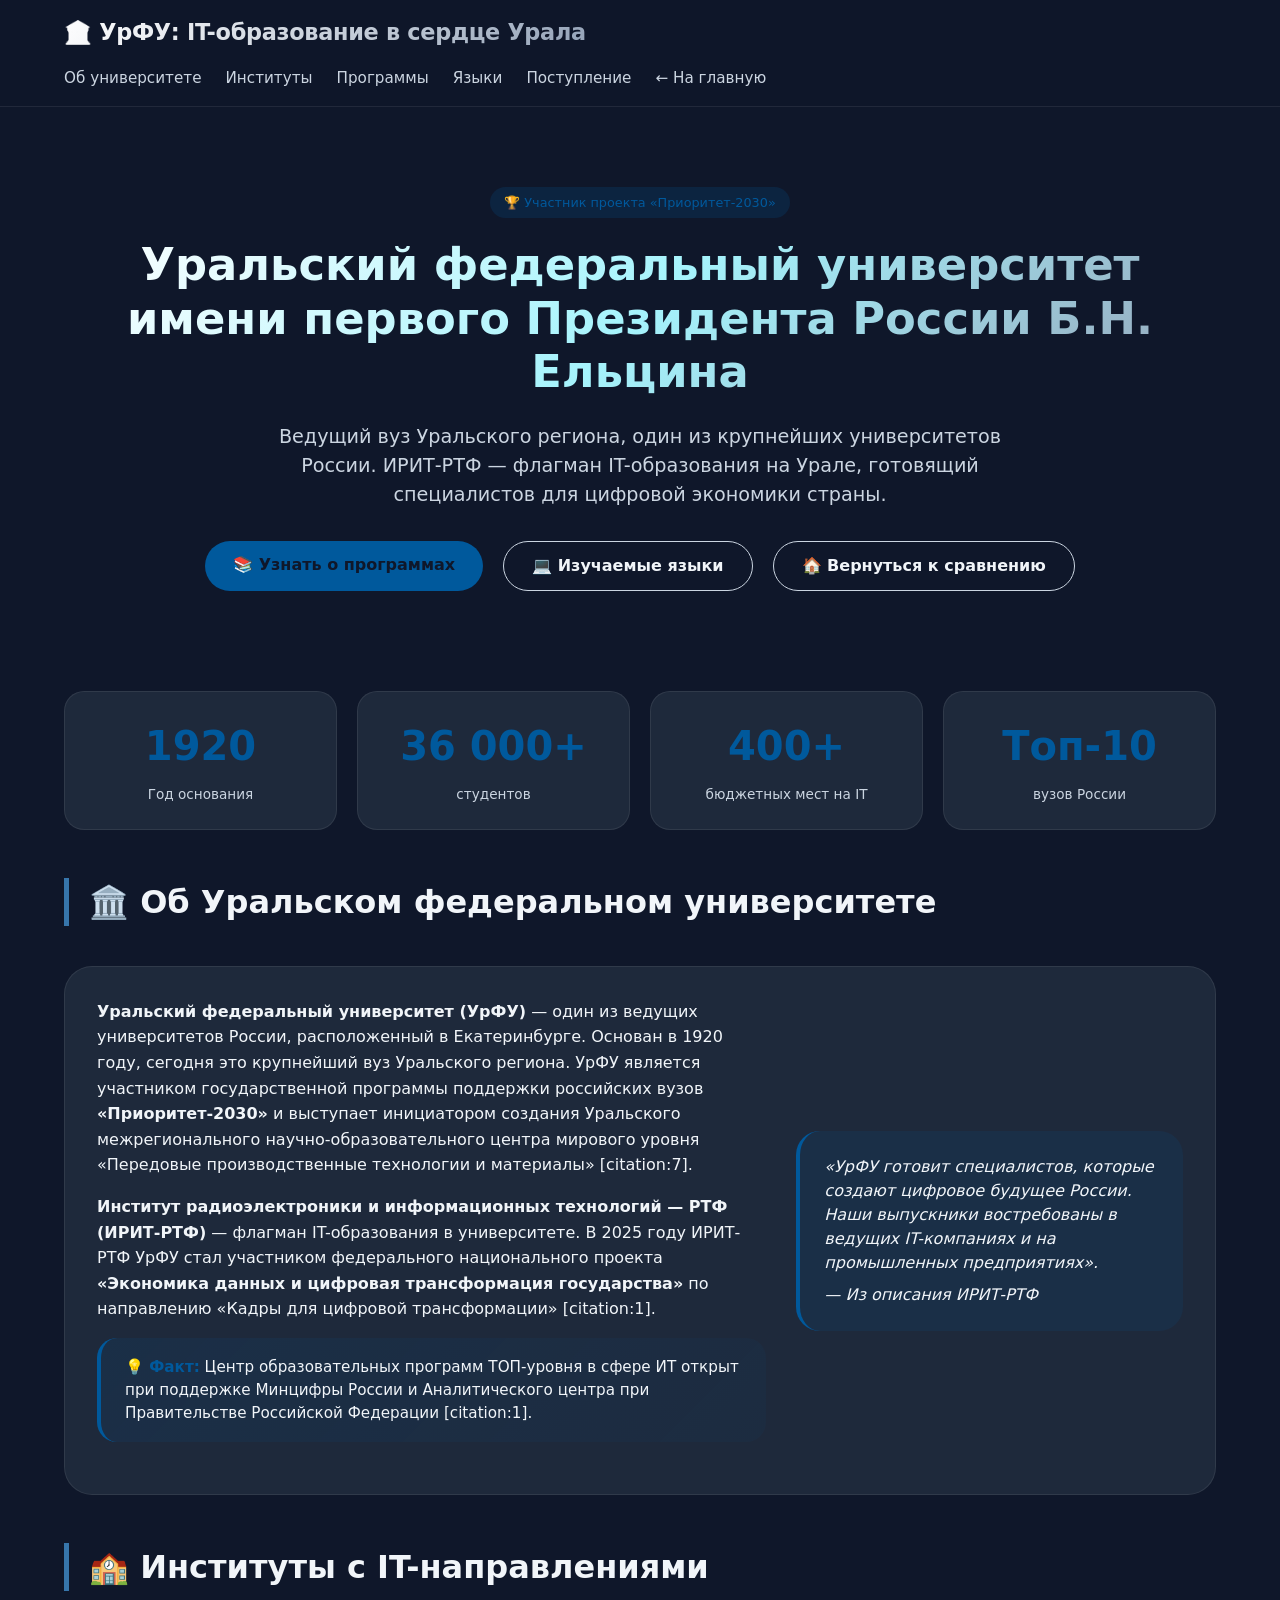
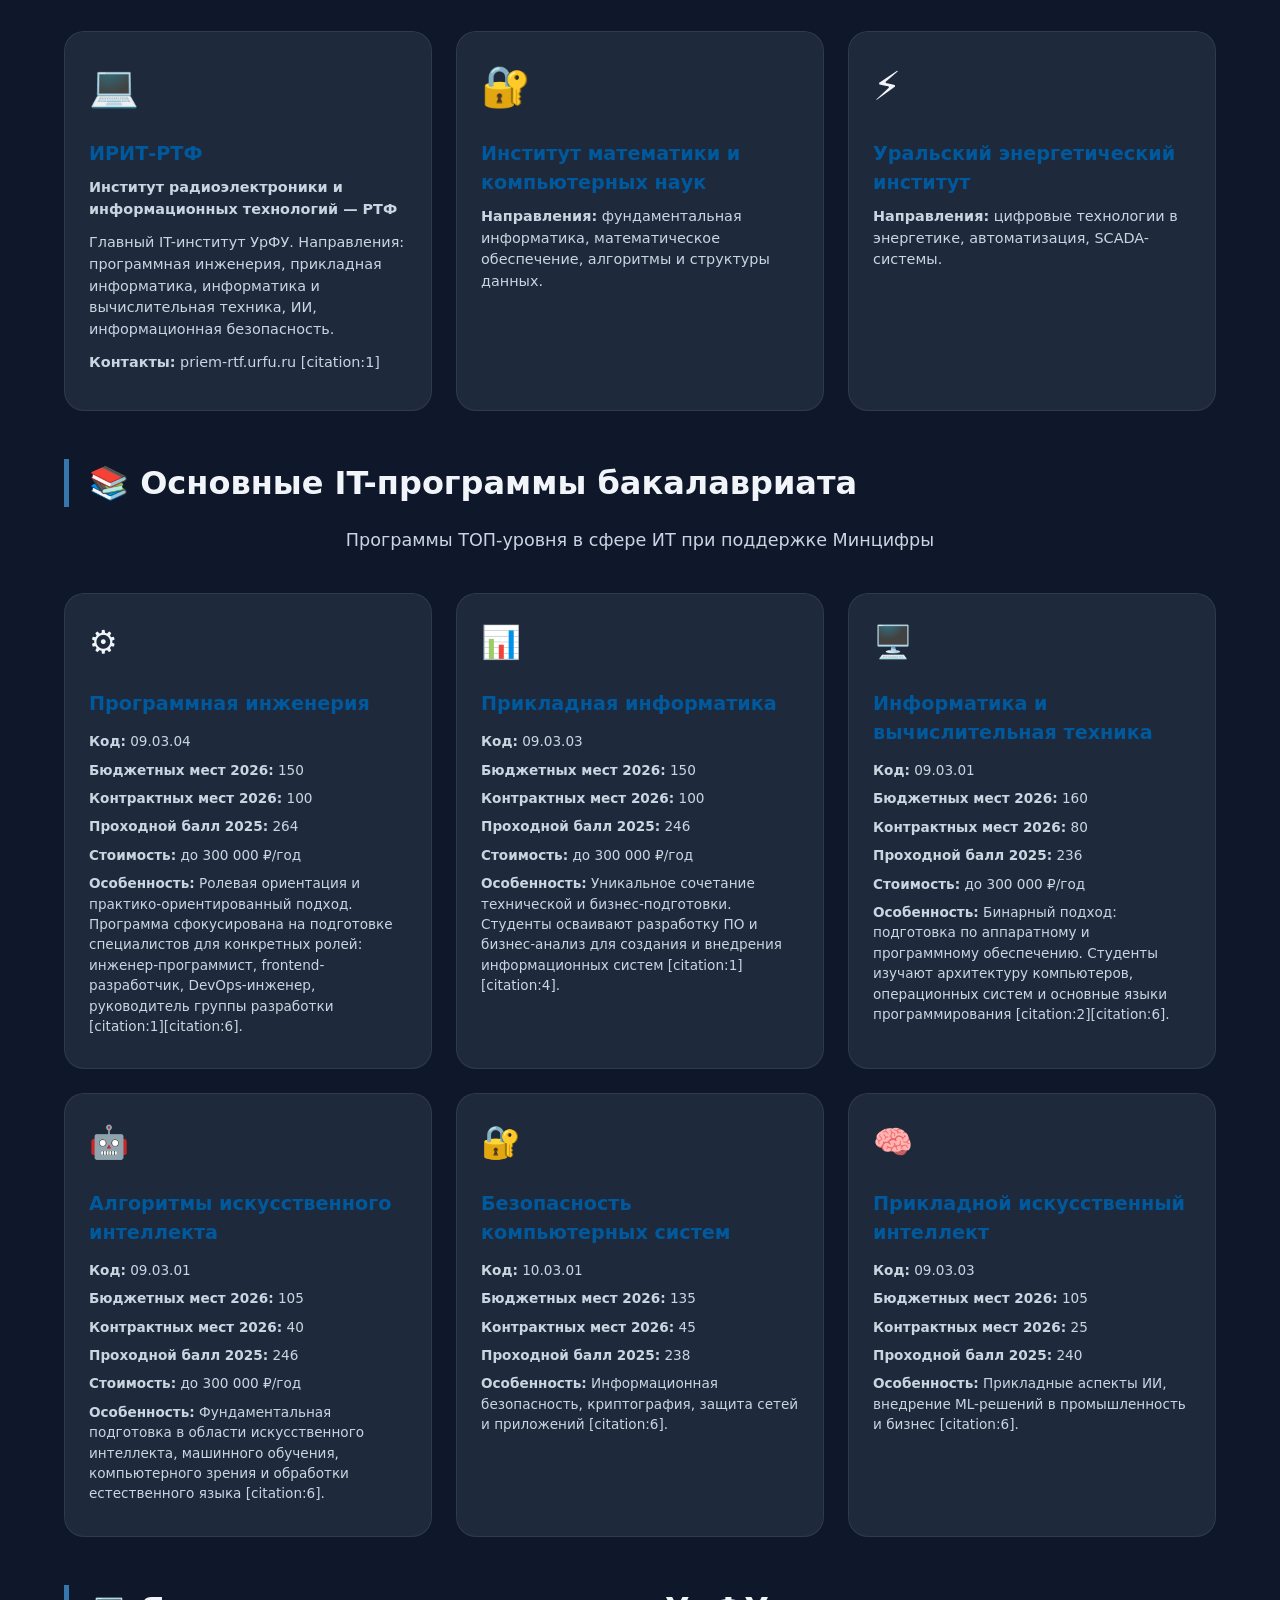
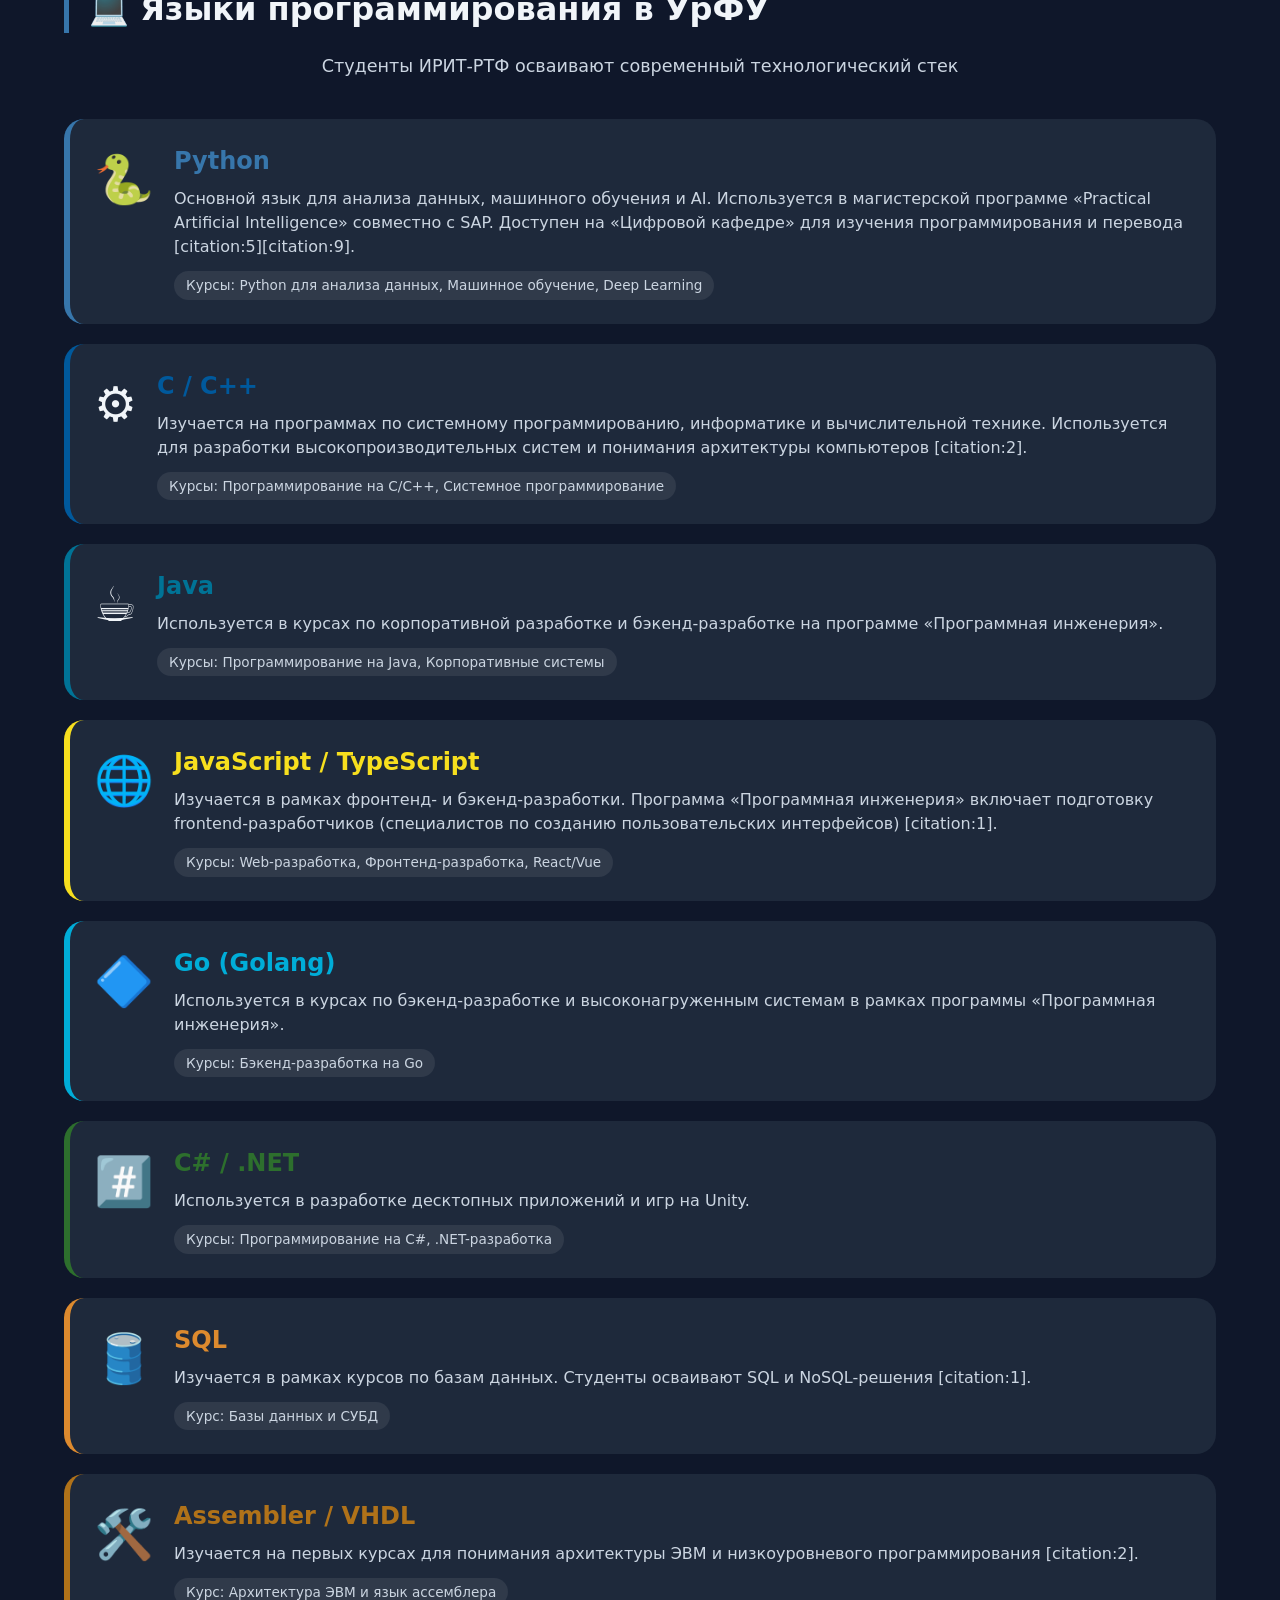
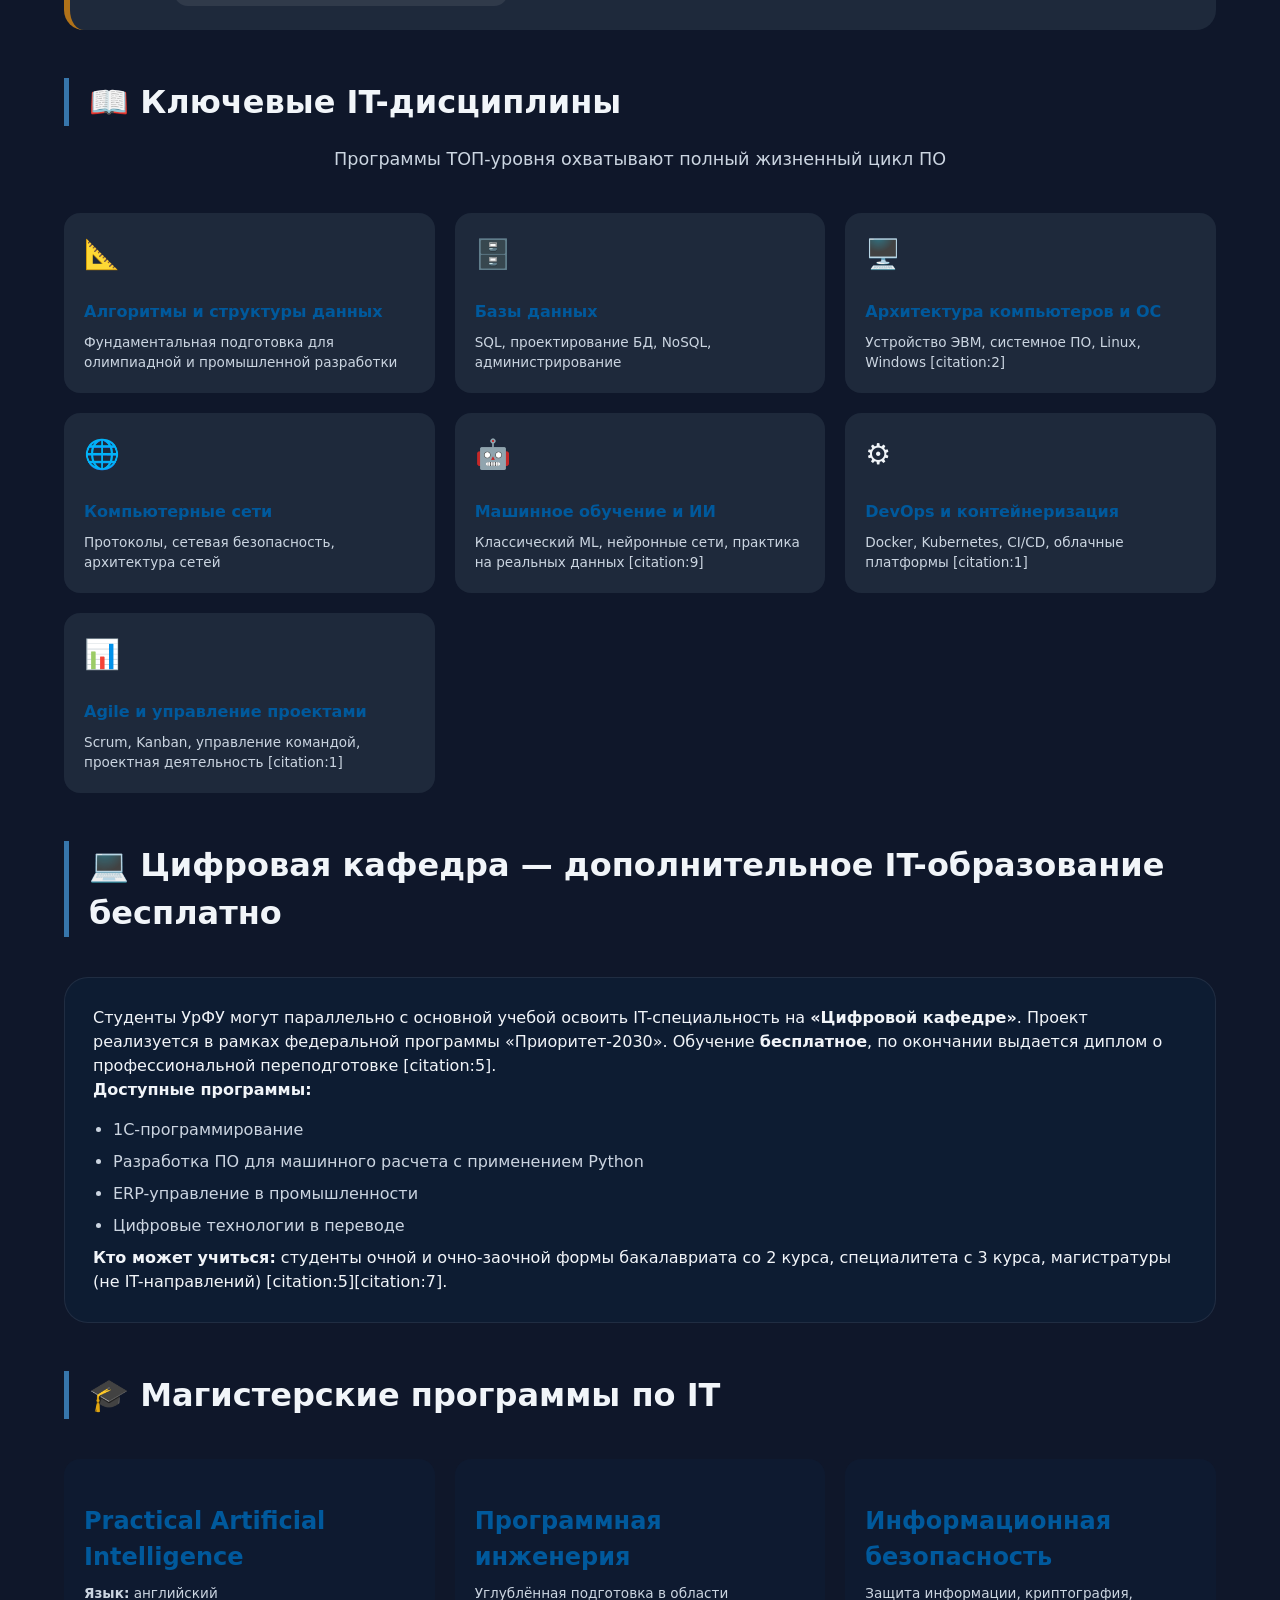
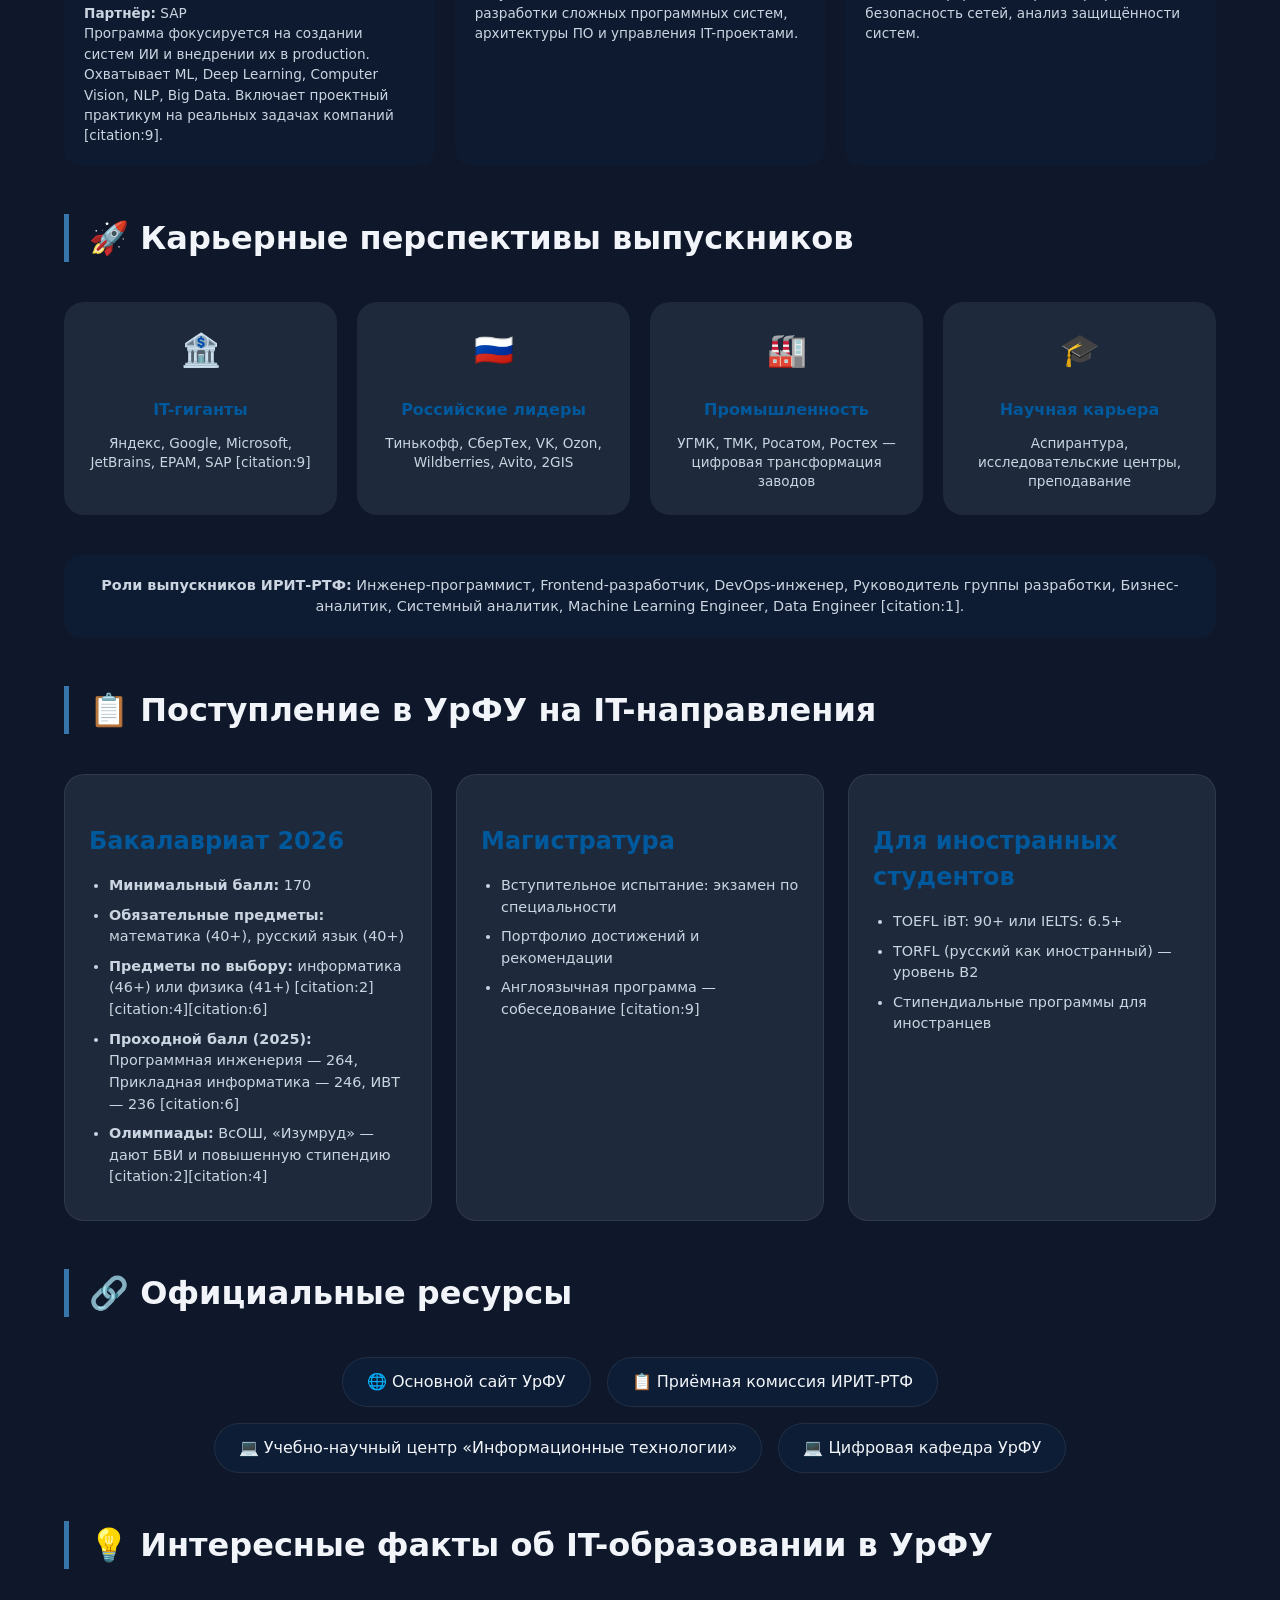
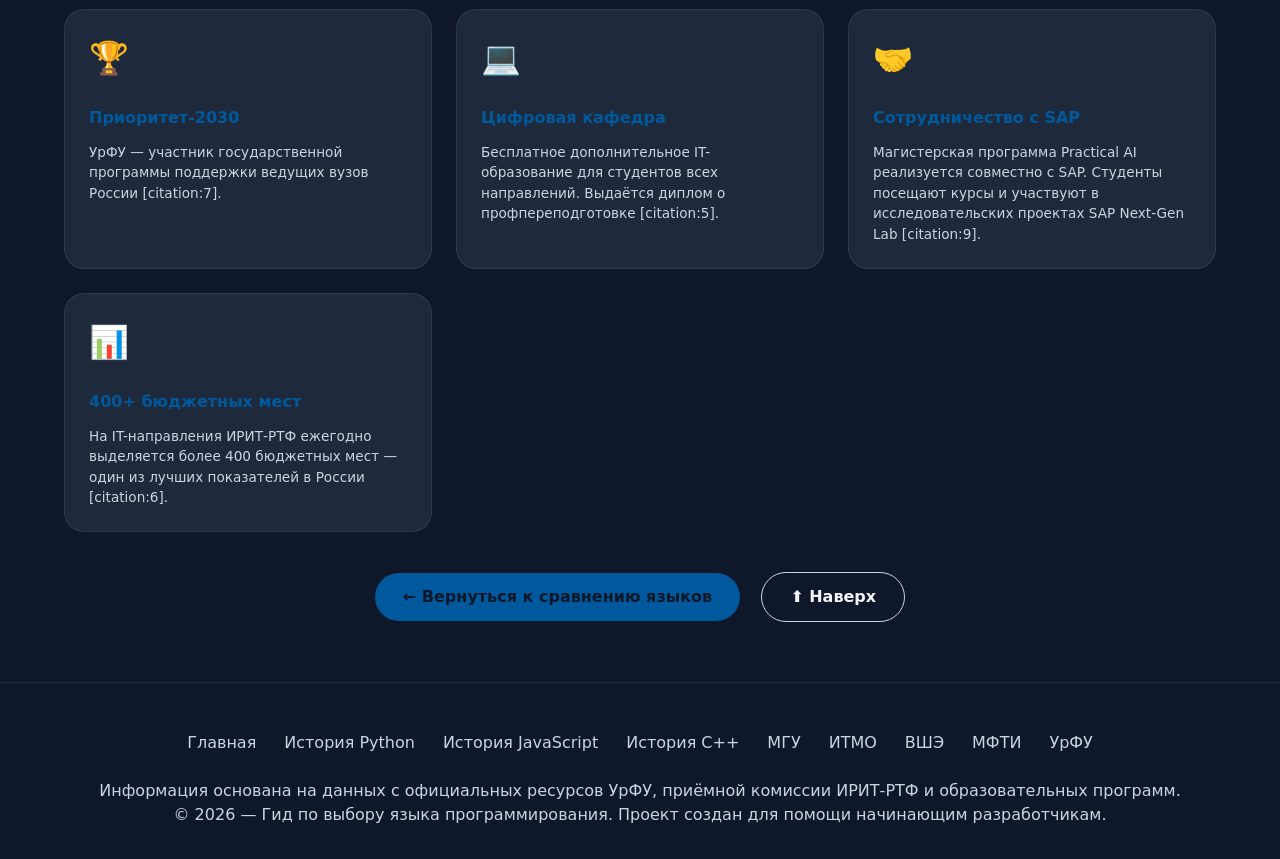
<file: urfu.html>
<!DOCTYPE html>
<html lang="ru">
<head>
    <meta charset="UTF-8">
    <meta name="viewport" content="width=device-width, initial-scale=1.0">
    <title>УрФУ | IT-образование в Уральском федеральном</title>
    <link rel="stylesheet" href="style.css">
    <link rel="stylesheet" href="urfu.css">
</head>
<body>

<header class="header">
    <div class="container header-content">
        <div class="logo">
            <h1>🏛️ УрФУ: IT-образование в сердце Урала</h1>
        </div>
        <nav class="nav-menu">
            <ul>
                <li><a href="#about">Об университете</a></li>
                <li><a href="#institutes">Институты</a></li>
                <li><a href="#programs">Программы</a></li>
                <li><a href="#languages">Языки</a></li>
                <li><a href="#admission">Поступление</a></li>
                <li><a href="index.html">← На главную</a></li>
            </ul>
        </nav>
    </div>
</header>

<main>
    <div class="container">
        <!-- Hero секция -->
        <section class="hero" id="about">
            <span class="hero-badge" style="background: rgba(0, 89, 156, 0.2); color: #00599C;">🏆 Участник проекта «Приоритет-2030»</span>
            <h1>Уральский федеральный университет<br>имени первого Президента России Б.Н. Ельцина</h1>
            <p>Ведущий вуз Уральского региона, один из крупнейших университетов России. ИРИТ-РТФ — флагман IT-образования на Урале, готовящий специалистов для цифровой экономики страны.</p>
            <div class="hero-buttons">
                <a href="#programs" class="btn btn-primary" style="background: #00599C;">📚 Узнать о программах</a>
                <a href="#languages" class="btn btn-outline">💻 Изучаемые языки</a>
                <a href="index.html" class="btn btn-outline">🏠 Вернуться к сравнению</a>
            </div>
        </section>

        <!-- Статистика -->
        <div class="stats-grid">
            <div class="stat-big">
                <div class="number">1920</div>
                <div class="label">Год основания</div>
            </div>
            <div class="stat-big">
                <div class="number">36 000+</div>
                <div class="label">студентов</div>
            </div>
            <div class="stat-big">
                <div class="number">400+</div>
                <div class="label">бюджетных мест на IT</div>
            </div>
            <div class="stat-big">
                <div class="number">Топ-10</div>
                <div class="label">вузов России</div>
            </div>
        </div>

        <!-- Об университете -->
        <section>
            <h2>🏛️ Об Уральском федеральном университете</h2>
            <div class="university-block">
                <div class="university-text">
                    <p><strong>Уральский федеральный университет (УрФУ)</strong> — один из ведущих университетов России, расположенный в Екатеринбурге. Основан в 1920 году, сегодня это крупнейший вуз Уральского региона. УрФУ является участником государственной программы поддержки российских вузов <strong>«Приоритет-2030»</strong> и выступает инициатором создания Уральского межрегионального научно-образовательного центра мирового уровня «Передовые производственные технологии и материалы» [citation:7].</p>
                    <p><strong>Институт радиоэлектроники и информационных технологий — РТФ (ИРИТ-РТФ)</strong> — флагман IT-образования в университете. В 2025 году ИРИТ-РТФ УрФУ стал участником федерального национального проекта <strong>«Экономика данных и цифровая трансформация государства»</strong> по направлению «Кадры для цифровой трансформации» [citation:1].</p>
                    <div class="fun-fact" style="margin-top: 16px;">
                        <strong>💡 Факт:</strong> Центр образовательных программ ТОП-уровня в сфере ИТ открыт при поддержке Минцифры России и Аналитического центра при Правительстве Российской Федерации [citation:1].
                    </div>
                </div>
                <div class="university-quote">
                    <p>«УрФУ готовит специалистов, которые создают цифровое будущее России. Наши выпускники востребованы в ведущих IT-компаниях и на промышленных предприятиях».</p>
                    <p style="margin-top: 8px;">— Из описания ИРИТ-РТФ</p>
                </div>
            </div>
        </section>

        <!-- Институты -->
        <section id="institutes">
            <h2>🏫 Институты с IT-направлениями</h2>
            <div class="institutes-grid">
                <div class="institute-card">
                    <div class="institute-icon">💻</div>
                    <h3>ИРИТ-РТФ</h3>
                    <p><strong>Институт радиоэлектроники и информационных технологий — РТФ</strong></p>
                    <p>Главный IT-институт УрФУ. Направления: программная инженерия, прикладная информатика, информатика и вычислительная техника, ИИ, информационная безопасность.</p>
                    <p><strong>Контакты:</strong> priem-rtf.urfu.ru [citation:1]</p>
                </div>
                <div class="institute-card">
                    <div class="institute-icon">🔐</div>
                    <h3>Институт математики и компьютерных наук</h3>
                    <p><strong>Направления:</strong> фундаментальная информатика, математическое обеспечение, алгоритмы и структуры данных.</p>
                </div>
                <div class="institute-card">
                    <div class="institute-icon">⚡</div>
                    <h3>Уральский энергетический институт</h3>
                    <p><strong>Направления:</strong> цифровые технологии в энергетике, автоматизация, SCADA-системы.</p>
                </div>
            </div>
        </section>

        <!-- Основные IT-программы -->
        <section id="programs">
            <h2>📚 Основные IT-программы бакалавриата</h2>
            <p class="section-subtitle">Программы ТОП-уровня в сфере ИТ при поддержке Минцифры</p>
            <div class="programs-grid">
                <div class="program-card">
                    <div class="program-icon">⚙️</div>
                    <h3>Программная инженерия</h3>
                    <p><strong>Код:</strong> 09.03.04</p>
                    <p><strong>Бюджетных мест 2026:</strong> 150</p>
                    <p><strong>Контрактных мест 2026:</strong> 100</p>
                    <p><strong>Проходной балл 2025:</strong> 264</p>
                    <p><strong>Стоимость:</strong> до 300 000 ₽/год</p>
                    <p><strong>Особенность:</strong> Ролевая ориентация и практико-ориентированный подход. Программа сфокусирована на подготовке специалистов для конкретных ролей: инженер-программист, frontend-разработчик, DevOps-инженер, руководитель группы разработки [citation:1][citation:6].</p>
                </div>
                <div class="program-card">
                    <div class="program-icon">📊</div>
                    <h3>Прикладная информатика</h3>
                    <p><strong>Код:</strong> 09.03.03</p>
                    <p><strong>Бюджетных мест 2026:</strong> 150</p>
                    <p><strong>Контрактных мест 2026:</strong> 100</p>
                    <p><strong>Проходной балл 2025:</strong> 246</p>
                    <p><strong>Стоимость:</strong> до 300 000 ₽/год</p>
                    <p><strong>Особенность:</strong> Уникальное сочетание технической и бизнес-подготовки. Студенты осваивают разработку ПО и бизнес-анализ для создания и внедрения информационных систем [citation:1][citation:4].</p>
                </div>
                <div class="program-card">
                    <div class="program-icon">🖥️</div>
                    <h3>Информатика и вычислительная техника</h3>
                    <p><strong>Код:</strong> 09.03.01</p>
                    <p><strong>Бюджетных мест 2026:</strong> 160</p>
                    <p><strong>Контрактных мест 2026:</strong> 80</p>
                    <p><strong>Проходной балл 2025:</strong> 236</p>
                    <p><strong>Стоимость:</strong> до 300 000 ₽/год</p>
                    <p><strong>Особенность:</strong> Бинарный подход: подготовка по аппаратному и программному обеспечению. Студенты изучают архитектуру компьютеров, операционных систем и основные языки программирования [citation:2][citation:6].</p>
                </div>
                <div class="program-card">
                    <div class="program-icon">🤖</div>
                    <h3>Алгоритмы искусственного интеллекта</h3>
                    <p><strong>Код:</strong> 09.03.01</p>
                    <p><strong>Бюджетных мест 2026:</strong> 105</p>
                    <p><strong>Контрактных мест 2026:</strong> 40</p>
                    <p><strong>Проходной балл 2025:</strong> 246</p>
                    <p><strong>Стоимость:</strong> до 300 000 ₽/год</p>
                    <p><strong>Особенность:</strong> Фундаментальная подготовка в области искусственного интеллекта, машинного обучения, компьютерного зрения и обработки естественного языка [citation:6].</p>
                </div>
                <div class="program-card">
                    <div class="program-icon">🔐</div>
                    <h3>Безопасность компьютерных систем</h3>
                    <p><strong>Код:</strong> 10.03.01</p>
                    <p><strong>Бюджетных мест 2026:</strong> 135</p>
                    <p><strong>Контрактных мест 2026:</strong> 45</p>
                    <p><strong>Проходной балл 2025:</strong> 238</p>
                    <p><strong>Особенность:</strong> Информационная безопасность, криптография, защита сетей и приложений [citation:6].</p>
                </div>
                <div class="program-card">
                    <div class="program-icon">🧠</div>
                    <h3>Прикладной искусственный интеллект</h3>
                    <p><strong>Код:</strong> 09.03.03</p>
                    <p><strong>Бюджетных мест 2026:</strong> 105</p>
                    <p><strong>Контрактных мест 2026:</strong> 25</p>
                    <p><strong>Проходной балл 2025:</strong> 240</p>
                    <p><strong>Особенность:</strong> Прикладные аспекты ИИ, внедрение ML-решений в промышленность и бизнес [citation:6].</p>
                </div>
            </div>
        </section>

        <!-- Изучаемые языки программирования -->
        <section id="languages">
            <h2>💻 Языки программирования в УрФУ</h2>
            <p class="section-subtitle">Студенты ИРИТ-РТФ осваивают современный технологический стек</p>
            
            <div class="languages-showcase">
                <div class="lang-showcase-card" style="border-left-color: #3776AB;">
                    <div class="lang-showcase-icon">🐍</div>
                    <div class="lang-showcase-info">
                        <h3 style="color: #3776AB;">Python</h3>
                        <p>Основной язык для анализа данных, машинного обучения и AI. Используется в магистерской программе «Practical Artificial Intelligence» совместно с SAP. Доступен на «Цифровой кафедре» для изучения программирования и перевода [citation:5][citation:9].</p>
                        <span class="lang-courses">Курсы: Python для анализа данных, Машинное обучение, Deep Learning</span>
                    </div>
                </div>
                <div class="lang-showcase-card" style="border-left-color: #00599C;">
                    <div class="lang-showcase-icon">⚙️</div>
                    <div class="lang-showcase-info">
                        <h3 style="color: #00599C;">C / C++</h3>
                        <p>Изучается на программах по системному программированию, информатике и вычислительной технике. Используется для разработки высокопроизводительных систем и понимания архитектуры компьютеров [citation:2].</p>
                        <span class="lang-courses">Курсы: Программирование на C/C++, Системное программирование</span>
                    </div>
                </div>
                <div class="lang-showcase-card" style="border-left-color: #007396;">
                    <div class="lang-showcase-icon">☕</div>
                    <div class="lang-showcase-info">
                        <h3 style="color: #007396;">Java</h3>
                        <p>Используется в курсах по корпоративной разработке и бэкенд-разработке на программе «Программная инженерия».</p>
                        <span class="lang-courses">Курсы: Программирование на Java, Корпоративные системы</span>
                    </div>
                </div>
                <div class="lang-showcase-card" style="border-left-color: #F7DF1E;">
                    <div class="lang-showcase-icon">🌐</div>
                    <div class="lang-showcase-info">
                        <h3 style="color: #F7DF1E;">JavaScript / TypeScript</h3>
                        <p>Изучается в рамках фронтенд- и бэкенд-разработки. Программа «Программная инженерия» включает подготовку frontend-разработчиков (специалистов по созданию пользовательских интерфейсов) [citation:1].</p>
                        <span class="lang-courses">Курсы: Web-разработка, Фронтенд-разработка, React/Vue</span>
                    </div>
                </div>
                <div class="lang-showcase-card" style="border-left-color: #00ADD8;">
                    <div class="lang-showcase-icon">🔷</div>
                    <div class="lang-showcase-info">
                        <h3 style="color: #00ADD8;">Go (Golang)</h3>
                        <p>Используется в курсах по бэкенд-разработке и высоконагруженным системам в рамках программы «Программная инженерия».</p>
                        <span class="lang-courses">Курсы: Бэкенд-разработка на Go</span>
                    </div>
                </div>
                <div class="lang-showcase-card" style="border-left-color: #2d6f2d;">
                    <div class="lang-showcase-icon">#️⃣</div>
                    <div class="lang-showcase-info">
                        <h3 style="color: #2d6f2d;">C# / .NET</h3>
                        <p>Используется в разработке десктопных приложений и игр на Unity.</p>
                        <span class="lang-courses">Курсы: Программирование на C#, .NET-разработка</span>
                    </div>
                </div>
                <div class="lang-showcase-card" style="border-left-color: #DD8A2E;">
                    <div class="lang-showcase-icon">🛢️</div>
                    <div class="lang-showcase-info">
                        <h3 style="color: #DD8A2E;">SQL</h3>
                        <p>Изучается в рамках курсов по базам данных. Студенты осваивают SQL и NoSQL-решения [citation:1].</p>
                        <span class="lang-courses">Курс: Базы данных и СУБД</span>
                    </div>
                </div>
                <div class="lang-showcase-card" style="border-left-color: #b07219;">
                    <div class="lang-showcase-icon">🛠️</div>
                    <div class="lang-showcase-info">
                        <h3 style="color: #b07219;">Assembler / VHDL</h3>
                        <p>Изучается на первых курсах для понимания архитектуры ЭВМ и низкоуровневого программирования [citation:2].</p>
                        <span class="lang-courses">Курс: Архитектура ЭВМ и язык ассемблера</span>
                    </div>
                </div>
            </div>
        </section>

        <!-- Ключевые дисциплины -->
        <section>
            <h2>📖 Ключевые IT-дисциплины</h2>
            <p class="section-subtitle">Программы ТОП-уровня охватывают полный жизненный цикл ПО</p>
            <div class="disciplines-grid">
                <div class="discipline-card">
                    <div class="discipline-icon">📐</div>
                    <h3>Алгоритмы и структуры данных</h3>
                    <p>Фундаментальная подготовка для олимпиадной и промышленной разработки</p>
                </div>
                <div class="discipline-card">
                    <div class="discipline-icon">🗄️</div>
                    <h3>Базы данных</h3>
                    <p>SQL, проектирование БД, NoSQL, администрирование</p>
                </div>
                <div class="discipline-card">
                    <div class="discipline-icon">🖥️</div>
                    <h3>Архитектура компьютеров и ОС</h3>
                    <p>Устройство ЭВМ, системное ПО, Linux, Windows [citation:2]</p>
                </div>
                <div class="discipline-card">
                    <div class="discipline-icon">🌐</div>
                    <h3>Компьютерные сети</h3>
                    <p>Протоколы, сетевая безопасность, архитектура сетей</p>
                </div>
                <div class="discipline-card">
                    <div class="discipline-icon">🤖</div>
                    <h3>Машинное обучение и ИИ</h3>
                    <p>Классический ML, нейронные сети, практика на реальных данных [citation:9]</p>
                </div>
                <div class="discipline-card">
                    <div class="discipline-icon">⚙️</div>
                    <h3>DevOps и контейнеризация</h3>
                    <p>Docker, Kubernetes, CI/CD, облачные платформы [citation:1]</p>
                </div>
                <div class="discipline-card">
                    <div class="discipline-icon">📊</div>
                    <h3>Agile и управление проектами</h3>
                    <p>Scrum, Kanban, управление командой, проектная деятельность [citation:1]</p>
                </div>
            </div>
        </section>

        <!-- Цифровая кафедра -->
        <section>
            <h2>💻 Цифровая кафедра — дополнительное IT-образование бесплатно</h2>
            <div class="digital-block">
                <div class="digital-text">
                    <p>Студенты УрФУ могут параллельно с основной учебой освоить IT-специальность на <strong>«Цифровой кафедре»</strong>. Проект реализуется в рамках федеральной программы «Приоритет-2030». Обучение <strong>бесплатное</strong>, по окончании выдается диплом о профессиональной переподготовке [citation:5].</p>
                    <p><strong>Доступные программы:</strong></p>
                    <ul>
                        <li>1С-программирование</li>
                        <li>Разработка ПО для машинного расчета с применением Python</li>
                        <li>ERP-управление в промышленности</li>
                        <li>Цифровые технологии в переводе</li>
                    </ul>
                    <p><strong>Кто может учиться:</strong> студенты очной и очно-заочной формы бакалавриата со 2 курса, специалитета с 3 курса, магистратуры (не IT-направлений) [citation:5][citation:7].</p>
                </div>
            </div>
        </section>

        <!-- Магистерские программы -->
        <section>
            <h2>🎓 Магистерские программы по IT</h2>
            <div class="magistracy-grid">
                <div class="magistracy-card">
                    <h3>Practical Artificial Intelligence</h3>
                    <p><strong>Язык:</strong> английский</p>
                    <p><strong>Партнёр:</strong> SAP</p>
                    <p>Программа фокусируется на создании систем ИИ и внедрении их в production. Охватывает ML, Deep Learning, Computer Vision, NLP, Big Data. Включает проектный практикум на реальных задачах компаний [citation:9].</p>
                </div>
                <div class="magistracy-card">
                    <h3>Программная инженерия</h3>
                    <p>Углублённая подготовка в области разработки сложных программных систем, архитектуры ПО и управления IT-проектами.</p>
                </div>
                <div class="magistracy-card">
                    <h3>Информационная безопасность</h3>
                    <p>Защита информации, криптография, безопасность сетей, анализ защищённости систем.</p>
                </div>
            </div>
        </section>

        <!-- Карьерные перспективы -->
        <section>
            <h2>🚀 Карьерные перспективы выпускников</h2>
            <div class="career-grid">
                <div class="career-card">
                    <div class="career-icon">🏦</div>
                    <h3>IT-гиганты</h3>
                    <p>Яндекс, Google, Microsoft, JetBrains, EPAM, SAP [citation:9]</p>
                </div>
                <div class="career-card">
                    <div class="career-icon">🇷🇺</div>
                    <h3>Российские лидеры</h3>
                    <p>Тинькофф, СберТех, VK, Ozon, Wildberries, Avito, 2GIS</p>
                </div>
                <div class="career-card">
                    <div class="career-icon">🏭</div>
                    <h3>Промышленность</h3>
                    <p>УГМК, ТМК, Росатом, Ростех — цифровая трансформация заводов</p>
                </div>
                <div class="career-card">
                    <div class="career-icon">🎓</div>
                    <h3>Научная карьера</h3>
                    <p>Аспирантура, исследовательские центры, преподавание</p>
                </div>
            </div>
            <div class="career-note">
                <p><strong>Роли выпускников ИРИТ-РТФ:</strong> Инженер-программист, Frontend-разработчик, DevOps-инженер, Руководитель группы разработки, Бизнес-аналитик, Системный аналитик, Machine Learning Engineer, Data Engineer [citation:1].</p>
            </div>
        </section>

        <!-- Поступление -->
        <section id="admission">
            <h2>📋 Поступление в УрФУ на IT-направления</h2>
            <div class="admission-grid">
                <div class="admission-card">
                    <h3>Бакалавриат 2026</h3>
                    <ul>
                        <li><strong>Минимальный балл:</strong> 170</li>
                        <li><strong>Обязательные предметы:</strong> математика (40+), русский язык (40+)</li>
                        <li><strong>Предметы по выбору:</strong> информатика (46+) или физика (41+) [citation:2][citation:4][citation:6]</li>
                        <li><strong>Проходной балл (2025):</strong> Программная инженерия — 264, Прикладная информатика — 246, ИВТ — 236 [citation:6]</li>
                        <li><strong>Олимпиады:</strong> ВсОШ, «Изумруд» — дают БВИ и повышенную стипендию [citation:2][citation:4]</li>
                    </ul>
                </div>
                <div class="admission-card">
                    <h3>Магистратура</h3>
                    <ul>
                        <li>Вступительное испытание: экзамен по специальности</li>
                        <li>Портфолио достижений и рекомендации</li>
                        <li>Англоязычная программа — собеседование [citation:9]</li>
                    </ul>
                </div>
                <div class="admission-card">
                    <h3>Для иностранных студентов</h3>
                    <ul>
                        <li>TOEFL iBT: 90+ или IELTS: 6.5+</li>
                        <li>TORFL (русский как иностранный) — уровень B2</li>
                        <li>Стипендиальные программы для иностранцев</li>
                    </ul>
                </div>
            </div>
        </section>

        <!-- Официальные ресурсы -->
        <section>
            <h2>🔗 Официальные ресурсы</h2>
            <div class="resources-grid">
                <a href="https://urfu.ru" class="resource-link" target="_blank">🌐 Основной сайт УрФУ</a>
                <a href="https://priem-rtf.urfu.ru" class="resource-link" target="_blank">📋 Приёмная комиссия ИРИТ-РТФ</a>
                <a href="https://rtf.urfu.ru/about-institute/it-center/" class="resource-link" target="_blank">💻 Учебно-научный центр «Информационные технологии»</a>
                <a href="https://digitalchair.urfu.ru" class="resource-link" target="_blank">💻 Цифровая кафедра УрФУ</a>
            </div>
        </section>

        <!-- Интересные факты -->
        <section>
            <h2>💡 Интересные факты об IT-образовании в УрФУ</h2>
            <div class="fun-facts-grid">
                <div class="fun-fact-card">
                    <div class="fun-fact-icon">🏆</div>
                    <h3>Приоритет-2030</h3>
                    <p>УрФУ — участник государственной программы поддержки ведущих вузов России [citation:7].</p>
                </div>
                <div class="fun-fact-card">
                    <div class="fun-fact-icon">💻</div>
                    <h3>Цифровая кафедра</h3>
                    <p>Бесплатное дополнительное IT-образование для студентов всех направлений. Выдаётся диплом о профпереподготовке [citation:5].</p>
                </div>
                <div class="fun-fact-card">
                    <div class="fun-fact-icon">🤝</div>
                    <h3>Сотрудничество с SAP</h3>
                    <p>Магистерская программа Practical AI реализуется совместно с SAP. Студенты посещают курсы и участвуют в исследовательских проектах SAP Next-Gen Lab [citation:9].</p>
                </div>
                <div class="fun-fact-card">
                    <div class="fun-fact-icon">📊</div>
                    <h3>400+ бюджетных мест</h3>
                    <p>На IT-направления ИРИТ-РТФ ежегодно выделяется более 400 бюджетных мест — один из лучших показателей в России [citation:6].</p>
                </div>
            </div>
        </section>

        <!-- Кнопка возврата -->
        <div style="text-align: center; margin: 40px 0 60px;">
            <a href="index.html" class="btn btn-primary" style="background: #00599C;">← Вернуться к сравнению языков</a>
            <a href="#about" class="btn btn-outline" style="margin-left: 16px;">⬆ Наверх</a>
        </div>
    </div>
</main>

<footer class="footer">
    <div class="container">
        <div class="footer-links">
            <a href="index.html">Главная</a>
            <a href="python-history.html">История Python</a>
            <a href="js-history.html">История JavaScript</a>
            <a href="cpp-history.html">История C++</a>
            <a href="msu.html">МГУ</a>
            <a href="itmo.html">ИТМО</a>
            <a href="hse.html">ВШЭ</a>
            <a href="mipt.html">МФТИ</a>
            <a href="urfu.html">УрФУ</a>
        </div>
        <p>Информация основана на данных с официальных ресурсов УрФУ, приёмной комиссии ИРИТ-РТФ и образовательных программ.</p>
        <p>© 2026 — Гид по выбору языка программирования. Проект создан для помощи начинающим разработчикам.</p>
    </div>
</footer>

</body>
</html>
</file>
<file: style.css>
/* CSS переменные (цветовая схема) */
:root {
    --bg-dark: #0f172a;
    --bg-card: rgba(30, 41, 59, 0.7);
    --bg-card-solid: #1e293b;
    --border-light: rgba(255, 255, 255, 0.08);
    --text-primary: #f1f5f9;
    --text-secondary: #cbd5e1;
    --accent-python: #3776AB;
    --accent-js: #F7DF1E;
    --accent-cpp: #00599C;
    --glow-python: rgba(55, 118, 171, 0.4);
    --glow-js: rgba(247, 223, 30, 0.4);
    --glow-cpp: rgba(0, 89, 156, 0.4);
    --transition: all 0.25s ease;
}

* {
    margin: 0;
    padding: 0;
    box-sizing: border-box;
}

body {
    font-family: 'Inter', 'Roboto', system-ui, -apple-system, sans-serif;
    background-color: var(--bg-dark);
    color: var(--text-primary);
    line-height: 1.5;
}

html {
    scroll-behavior: smooth;
}

.container {
    max-width: 1200px;
    margin: 0 auto;
    padding: 0 24px;
}

/* ========== STICKY HEADER ========== */
.header {
    position: sticky;
    top: 0;
    z-index: 100;
    background: rgba(15, 23, 42, 0.95);
    backdrop-filter: blur(12px);
    border-bottom: 1px solid var(--border-light);
    padding: 16px 0;
    transition: var(--transition);
}

.header-content {
    display: flex;
    align-items: center;
    justify-content: space-between;
    flex-wrap: wrap;
    gap: 16px;
}

.logo h1 {
    font-size: 1.4rem;
    font-weight: 600;
    background: linear-gradient(135deg, #fff, #94a3b8);
    -webkit-background-clip: text;
    background-clip: text;
    color: transparent;
    letter-spacing: -0.3px;
}

.nav-menu ul {
    display: flex;
    gap: 24px;
    list-style: none;
    flex-wrap: wrap;
}

.nav-menu a {
    color: var(--text-secondary);
    text-decoration: none;
    font-weight: 500;
    transition: var(--transition);
    font-size: 0.95rem;
}

.nav-menu a:hover {
    color: white;
    text-shadow: 0 0 5px rgba(255,255,255,0.3);
}

/* Кнопки */
.btn {
    display: inline-block;
    padding: 12px 28px;
    border-radius: 40px;
    font-weight: 600;
    text-decoration: none;
    transition: var(--transition);
    cursor: pointer;
    border: none;
    font-family: inherit;
    font-size: 1rem;
}

.btn-primary {
    background: white;
    color: #0f172a;
}

.btn-primary:hover {
    transform: translateY(-3px);
    box-shadow: 0 10px 20px rgba(0,0,0,0.2);
    background: #e2e8f0;
}

.btn-outline {
    background: transparent;
    border: 1px solid var(--text-secondary);
    color: var(--text-primary);
}

.btn-outline:hover {
    background: rgba(255,255,255,0.1);
    border-color: white;
    transform: translateY(-3px);
}

/* Hero секция */
.hero {
    padding: 80px 0 60px;
    text-align: center;
}

.hero-badge {
    display: inline-block;
    background: rgba(55, 118, 171, 0.2);
    color: var(--accent-python);
    padding: 6px 14px;
    border-radius: 40px;
    font-size: 0.8rem;
    font-weight: 500;
    margin-bottom: 20px;
}

.hero h1 {
    font-size: 2.8rem;
    font-weight: 700;
    line-height: 1.2;
    margin-bottom: 24px;
    background: linear-gradient(135deg, #ffffff, #a5f3fc, #94a3b8);
    -webkit-background-clip: text;
    background-clip: text;
    color: transparent;
}

.hero p {
    font-size: 1.2rem;
    color: var(--text-secondary);
    max-width: 750px;
    margin: 0 auto 32px;
}

.hero-buttons {
    display: flex;
    gap: 20px;
    justify-content: center;
    flex-wrap: wrap;
}

.hero-stats {
    display: flex;
    justify-content: center;
    gap: 48px;
    margin-top: 48px;
    flex-wrap: wrap;
}

.stat {
    text-align: center;
}

.stat-number {
    display: block;
    font-size: 1.8rem;
    font-weight: 800;
    color: var(--accent-python);
}

.stat-label {
    font-size: 0.85rem;
    color: var(--text-secondary);
}

/* Заголовки */
h2 {
    font-size: 2rem;
    margin: 48px 0 20px 0;
    font-weight: 700;
    border-left: 5px solid var(--accent-python);
    padding-left: 20px;
}

h3 {
    font-size: 1.5rem;
    margin: 24px 0 16px 0;
    font-weight: 600;
}

.section-subtitle {
    text-align: center;
    color: var(--text-secondary);
    margin-bottom: 32px;
    font-size: 1.1rem;
}

/* Карточки языков (Grid) */
.cards-grid {
    display: grid;
    grid-template-columns: repeat(auto-fit, minmax(320px, 1fr));
    gap: 30px;
    margin: 40px 0 60px;
}

.lang-card {
    background: var(--bg-card);
    backdrop-filter: blur(8px);
    border: 1px solid var(--border-light);
    border-radius: 24px;
    padding: 28px;
    transition: transform 0.25s ease, box-shadow 0.3s ease;
    box-shadow: 0 8px 20px rgba(0,0,0,0.2);
}

.lang-card:hover {
    transform: translateY(-8px);
    box-shadow: 0 20px 30px -10px rgba(0,0,0,0.5);
}

.card-python:hover {
    box-shadow: 0 20px 30px -8px var(--glow-python);
    border-color: var(--accent-python);
}
.card-js:hover {
    box-shadow: 0 20px 30px -8px var(--glow-js);
    border-color: var(--accent-js);
}
.card-cpp:hover {
    box-shadow: 0 20px 30px -8px var(--glow-cpp);
    border-color: var(--accent-cpp);
}

.card-icon {
    font-size: 3rem;
    margin-bottom: 16px;
}
.lang-card h3 {
    font-size: 1.8rem;
    margin-bottom: 8px;
}
.lang-card .accent-word {
    font-weight: 700;
    font-size: 1.1rem;
    margin: 8px 0;
    color: var(--accent-python);
}
.card-js .accent-word { color: var(--accent-js); }
.card-cpp .accent-word { color: var(--accent-cpp); }

.lang-card p {
    color: var(--text-secondary);
    margin: 12px 0;
    font-size: 0.95rem;
}

.difficulty {
    display: inline-block;
    font-size: 0.85rem;
    margin: 8px 0;
}
.difficulty.easy { color: #4ade80; }
.difficulty.medium { color: #facc15; }
.difficulty.hard { color: #f87171; }

.card-stats {
    margin: 16px 0;
}
.stat-item {
    margin: 10px 0;
}
.stat-name {
    font-size: 0.8rem;
    color: var(--text-secondary);
}
.progress-bar {
    background: rgba(255,255,255,0.1);
    border-radius: 10px;
    height: 6px;
    overflow: hidden;
    margin-top: 4px;
}
.progress {
    height: 100%;
    border-radius: 10px;
}

.best-for {
    margin: 16px 0;
    font-size: 0.9rem;
}
.best-for ul {
    margin-top: 8px;
    padding-left: 20px;
    color: var(--text-secondary);
}
.best-for li {
    margin: 4px 0;
}

.meta-info {
    display: flex;
    justify-content: space-between;
    border-top: 1px solid var(--border-light);
    margin-top: 16px;
    padding-top: 16px;
    font-size: 0.85rem;
    color: var(--text-secondary);
}
.card-btn {
    display: inline-block;
    margin-top: 16px;
    text-decoration: none;
    font-weight: 600;
    transition: 0.2s;
}
.card-python .card-btn { color: var(--accent-python); }
.card-js .card-btn { color: var(--accent-js); }
.card-cpp .card-btn { color: #66b0ff; }
.card-btn:hover { text-decoration: underline; opacity: 0.9; }

/* Блок сравнения кода */
.code-compare {
    background: rgba(0,0,0,0.3);
    border-radius: 32px;
    padding: 48px 32px;
    margin: 40px 0;
}
.code-grid {
    display: grid;
    grid-template-columns: repeat(auto-fit, minmax(280px, 1fr));
    gap: 28px;
    margin: 32px 0;
}
.code-block {
    background: #0a0f1c;
    border-radius: 20px;
    padding: 20px;
    border-left: 4px solid;
}
.code-lang {
    font-weight: 700;
    margin-bottom: 16px;
    font-size: 1.1rem;
}
.python-code { border-left-color: var(--accent-python); }
.js-code { border-left-color: var(--accent-js); }
.cpp-code { border-left-color: var(--accent-cpp); }
.code-block pre {
    font-size: 0.9rem;
    overflow-x: auto;
    white-space: pre-wrap;
    word-break: break-word;
    color: #cbd5e6;
    font-family: 'Courier New', monospace;
}
.conclusion {
    background: rgba(55, 118, 171, 0.1);
    padding: 20px;
    border-radius: 20px;
    text-align: center;
    font-weight: 500;
}

/* Университеты */
.universities-grid {
    display: grid;
    grid-template-columns: repeat(auto-fit, minmax(240px, 1fr));
    gap: 20px;
    margin: 32px 0;
}
.uni-card {
    background: var(--bg-card-solid);
    padding: 20px;
    border-radius: 20px;
    border: 1px solid var(--border-light);
    transition: transform 0.2s;
}
.uni-card:hover {
    transform: translateY(-3px);
}

/* Навигатор выбора */
.recommend-list {
    display: flex;
    flex-direction: column;
    gap: 16px;
    margin: 40px 0;
}
.rec-item {
    background: rgba(255,255,255,0.03);
    padding: 20px 24px;
    border-radius: 20px;
    border-left: 6px solid;
    transition: 0.2s;
}
.rec-item:hover {
    background: rgba(255,255,255,0.08);
    transform: translateX(4px);
}
.rec-item p {
    margin: 0;
}

/* Шаги */
.steps-grid {
    display: grid;
    grid-template-columns: repeat(auto-fit, minmax(280px, 1fr));
    gap: 30px;
    margin: 40px 0;
}
.step-card {
    background: var(--bg-card-solid);
    border-radius: 24px;
    padding: 24px;
}
.step-card h4 {
    font-size: 1.5rem;
    margin-bottom: 20px;
}
.step-card ul, .step-card ol {
    padding-left: 20px;
    color: var(--text-secondary);
}
.step-card li {
    margin: 12px 0;
}

/* Квиз */
.quiz-container {
    background: var(--bg-card-solid);
    border-radius: 24px;
    padding: 32px;
    margin: 40px 0;
    text-align: center;
}
.quiz-question p {
    font-size: 1.3rem;
    margin-bottom: 24px;
}
.quiz-buttons {
    display: flex;
    flex-wrap: wrap;
    gap: 16px;
    justify-content: center;
}
.quiz-option {
    background: rgba(255,255,255,0.1);
    border: 1px solid var(--border-light);
    color: var(--text-primary);
    padding: 12px 24px;
    border-radius: 40px;
    font-size: 1rem;
    cursor: pointer;
    transition: var(--transition);
    font-family: inherit;
}
.quiz-option:hover {
    background: var(--accent-python);
    transform: translateY(-2px);
}
.quiz-result {
    margin-top: 24px;
    padding: 20px;
    background: rgba(55, 118, 171, 0.2);
    border-radius: 20px;
    font-size: 1.1rem;
}

/* FAQ */
.faq-grid {
    display: flex;
    flex-direction: column;
    gap: 16px;
    margin: 40px 0;
}
.faq-item {
    background: var(--bg-card-solid);
    border-radius: 16px;
    padding: 20px 24px;
    cursor: pointer;
    transition: 0.2s;
}
.faq-question {
    font-weight: 600;
    display: flex;
    justify-content: space-between;
}
.faq-question::after {
    content: "+";
    font-size: 1.2rem;
}
.faq-item.active .faq-question::after {
    content: "−";
}
.faq-answer {
    display: none;
    margin-top: 16px;
    padding-top: 16px;
    border-top: 1px solid var(--border-light);
    color: var(--text-secondary);
    line-height: 1.6;
}
.faq-item.active .faq-answer {
    display: block;
}

/* Футер */
.footer {
    border-top: 1px solid var(--border-light);
    padding: 48px 0 32px;
    margin-top: 60px;
    text-align: center;
    color: var(--text-secondary);
}
.footer-links {
    display: flex;
    justify-content: center;
    gap: 28px;
    flex-wrap: wrap;
    margin-bottom: 24px;
}
.footer-links a {
    color: var(--text-secondary);
    text-decoration: none;
    transition: var(--transition);
}
.footer-links a:hover {
    color: white;
}

/* Анимация fade-in */
@keyframes fadeInUp {
    from {
        opacity: 0;
        transform: translateY(20px);
    }
    to {
        opacity: 1;
        transform: translateY(0);
    }
}
section, .lang-card, .hero, .code-compare, .uni-card, .step-card, .rec-item, .quiz-container, .faq-item {
    animation: fadeInUp 0.5s ease forwards;
}

/* Мобильные настройки */
@media (max-width: 1024px) {
    .cards-grid {
        grid-template-columns: repeat(auto-fit, minmax(280px, 1fr));
    }
}

@media (max-width: 768px) {
    .container {
        padding: 0 20px;
    }
    .hero h1 {
        font-size: 1.8rem;
    }
    .hero p {
        font-size: 1rem;
    }
    .hero-stats {
        gap: 24px;
    }
    .stat-number {
        font-size: 1.4rem;
    }
    .header-content {
        flex-direction: column;
        text-align: center;
    }
    .nav-menu ul {
        justify-content: center;
        gap: 16px;
    }
    .logo h1 {
        font-size: 1.1rem;
    }
    h2 {
        font-size: 1.5rem;
    }
    .btn {
        padding: 10px 20px;
        font-size: 0.9rem;
    }
    .lang-card h3 {
        font-size: 1.5rem;
    }
    .code-grid {
        grid-template-columns: 1fr;
    }
}

@media (max-width: 480px) {
    .hero-buttons {
        flex-direction: column;
        align-items: stretch;
    }
    .btn {
        text-align: center;
    }
    .hero-stats {
        flex-direction: column;
        gap: 16px;
    }
    .cards-grid {
        grid-template-columns: 1fr;
    }
}

section {
    scroll-margin-top: 90px;
}

.container h2 a{
    text-decoration: none;
    color: white;
}

.container h2 a:hover{
    color: rgba(255, 255, 255, 0.847);
}

.container .steps-grid a{
    text-decoration: none;
    color: white;
    transition: color 0.5s ease-in-out;
}

.container .steps-grid a:hover {
    color: rgba(255, 255, 255, 0.61);
}
</file>
<file: cpp-history.css>
/* Дополнительные стили для страницы истории C++ */

/* Статистика */
.stats-grid {
    display: grid;
    grid-template-columns: repeat(4, 1fr);
    gap: 20px;
    margin: 40px 0;
}

.stat-big {
    text-align: center;
    background: var(--bg-card-solid);
    padding: 24px;
    border-radius: 20px;
    border: 1px solid var(--border-light);
    transition: transform 0.2s;
}

.stat-big:hover {
    transform: translateY(-5px);
}

.stat-big .number {
    font-size: 2.5rem;
    font-weight: 800;
    color: var(--accent-cpp);
}

.stat-big .label {
    font-size: 0.85rem;
    color: var(--text-secondary);
    margin-top: 8px;
    display: block;
}

/* Блок создателя */
.creator-block {
    display: flex;
    flex-wrap: wrap;
    gap: 30px;
    background: var(--bg-card-solid);
    border-radius: 28px;
    padding: 32px;
    margin: 40px 0;
    align-items: center;
    border: 1px solid var(--border-light);
}

.creator-text {
    flex: 2;
}

.creator-text p {
    margin-bottom: 16px;
    line-height: 1.6;
}

.creator-quote {
    flex: 1;
    background: rgba(0, 89, 156, 0.15);
    padding: 24px;
    border-radius: 24px;
    font-style: italic;
    border-left: 4px solid var(--accent-cpp);
}

.creator-quote p {
    line-height: 1.5;
}

/* Две колонки */
.two-columns {
    display: flex;
    flex-wrap: wrap;
    gap: 40px;
    margin: 30px 0;
}

.column {
    flex: 1;
}

.column ul {
    margin-top: 16px;
    padding-left: 20px;
    color: var(--text-secondary);
}

.column ul li {
    margin: 8px 0;
}

/* Пример кода */
.code-example {
    background: #0a0f1c;
    border-radius: 16px;
    padding: 16px;
    border: 1px solid var(--border-light);
}

.code-title {
    font-size: 0.85rem;
    color: var(--text-secondary);
    margin-bottom: 12px;
    font-family: monospace;
}

.code-example pre {
    margin: 0;
    overflow-x: auto;
}

.code-example code {
    font-family: 'Courier New', monospace;
    font-size: 0.85rem;
    color: #cbd5e6;
}

/* Таймлайн */
.timeline {
    display: flex;
    flex-direction: column;
    gap: 20px;
    margin: 40px 0;
}

.timeline-item {
    background: var(--bg-card);
    backdrop-filter: blur(8px);
    border: 1px solid var(--border-light);
    border-radius: 24px;
    padding: 28px 32px;
    transition: transform 0.25s ease, box-shadow 0.3s ease;
    border-left: 6px solid var(--accent-cpp);
}

.timeline-item:hover {
    transform: translateX(8px);
    box-shadow: 0 10px 30px rgba(0,0,0,0.3);
}

.timeline-year {
    font-size: 1.8rem;
    font-weight: 800;
    color: var(--accent-cpp);
    margin-bottom: 8px;
}

.timeline-version {
    font-size: 1.2rem;
    font-weight: 600;
    color: var(--text-secondary);
    margin-bottom: 12px;
}

.timeline-title {
    font-size: 1.3rem;
    font-weight: 700;
    margin-bottom: 12px;
}

.timeline-details {
    list-style: none;
    padding-left: 0;
    margin-top: 12px;
}

.timeline-details li {
    margin: 8px 0;
    padding-left: 20px;
    position: relative;
}

.timeline-details li::before {
    content: "▹";
    position: absolute;
    left: 0;
    color: var(--accent-cpp);
}

/* Особенности */
.features-grid {
    display: grid;
    grid-template-columns: repeat(auto-fit, minmax(300px, 1fr));
    gap: 24px;
    margin: 40px 0;
}

.feature-card {
    background: var(--bg-card-solid);
    border-radius: 20px;
    padding: 24px;
    border: 1px solid var(--border-light);
    transition: transform 0.2s;
}

.feature-card:hover {
    transform: translateY(-5px);
}

.feature-icon {
    font-size: 2.5rem;
    margin-bottom: 16px;
}

.feature-card h3 {
    color: var(--accent-cpp);
    margin-bottom: 12px;
    font-size: 1.2rem;
}

.feature-card p {
    color: var(--text-secondary);
    line-height: 1.5;
    font-size: 0.95rem;
}

/* Таблицы */
.standards-table, .comparison-table {
    width: 100%;
    border-collapse: collapse;
    margin: 40px 0;
    background: var(--bg-card-solid);
    border-radius: 20px;
    overflow: hidden;
}

.standards-table th,
.standards-table td,
.comparison-table th,
.comparison-table td {
    padding: 14px 16px;
    text-align: left;
    border-bottom: 1px solid var(--border-light);
}

.standards-table th,
.comparison-table th {
    background: rgba(0, 89, 156, 0.2);
    font-weight: 600;
}

.standards-table tr:hover,
.comparison-table tr:hover {
    background: rgba(255,255,255,0.03);
}

.highlight-cpp {
    color: var(--accent-cpp);
    font-weight: 600;
}

/* Использование */
.usage-grid {
    display: grid;
    grid-template-columns: repeat(auto-fit, minmax(260px, 1fr));
    gap: 20px;
    margin: 40px 0;
}

.usage-card {
    background: rgba(0, 89, 156, 0.08);
    border-radius: 20px;
    padding: 20px;
    border: 1px solid var(--border-light);
    transition: transform 0.2s;
}

.usage-card:hover {
    transform: translateY(-3px);
    background: rgba(0, 89, 156, 0.12);
}

.usage-icon {
    font-size: 2rem;
    margin-bottom: 12px;
}

.usage-card h3 {
    font-size: 1.1rem;
    margin-bottom: 8px;
    color: var(--accent-cpp);
}

.usage-card p {
    font-size: 0.9rem;
    color: var(--text-secondary);
    line-height: 1.5;
}

/* Умные указатели */
.smart-pointers-grid {
    display: grid;
    grid-template-columns: repeat(auto-fit, minmax(280px, 1fr));
    gap: 24px;
    margin: 40px 0;
}

.smart-card {
    background: var(--bg-card-solid);
    border-radius: 20px;
    padding: 24px;
    border: 1px solid var(--border-light);
    transition: transform 0.2s;
}

.smart-card:hover {
    transform: translateY(-3px);
}

.smart-title {
    font-size: 1.2rem;
    font-weight: 700;
    color: var(--accent-cpp);
    margin-bottom: 12px;
}

.smart-desc {
    font-size: 0.9rem;
    color: var(--text-secondary);
    margin-bottom: 16px;
    line-height: 1.5;
}

.smart-card code {
    background: rgba(255,255,255,0.1);
    padding: 8px 12px;
    border-radius: 8px;
    font-family: monospace;
    font-size: 0.8rem;
    display: block;
    overflow-x: auto;
}

/* RAII блок */
.raii-block {
    background: rgba(0, 89, 156, 0.08);
    border-radius: 24px;
    padding: 28px;
    margin: 40px 0;
    border: 1px solid var(--border-light);
}

/* Компиляторы */
.compilers-grid {
    display: grid;
    grid-template-columns: repeat(auto-fit, minmax(240px, 1fr));
    gap: 20px;
    margin: 40px 0;
}

.compiler-card {
    background: var(--bg-card-solid);
    border-radius: 16px;
    padding: 20px;
    text-align: center;
    transition: transform 0.2s;
}

.compiler-card:hover {
    transform: translateY(-3px);
}

.compiler-name {
    font-size: 1.4rem;
    font-weight: 700;
    color: var(--accent-cpp);
    margin-bottom: 8px;
}

.compiler-desc {
    font-size: 0.85rem;
    color: var(--text-secondary);
    line-height: 1.4;
}

/* Интересные факты */
.fun-facts-grid {
    display: grid;
    grid-template-columns: repeat(auto-fit, minmax(300px, 1fr));
    gap: 24px;
    margin: 40px 0;
}

.fun-fact-card {
    background: var(--bg-card-solid);
    border-radius: 20px;
    padding: 24px;
    border: 1px solid var(--border-light);
    transition: transform 0.2s;
}

.fun-fact-card:hover {
    transform: translateY(-3px);
}

.fun-fact-icon {
    font-size: 2rem;
    margin-bottom: 12px;
}

.fun-fact-card h3 {
    font-size: 1.1rem;
    margin-bottom: 12px;
    color: var(--accent-cpp);
}

.fun-fact-card p {
    font-size: 0.9rem;
    color: var(--text-secondary);
    line-height: 1.5;
}

/* Fun fact внутри текста */
.fun-fact {
    background: linear-gradient(135deg, rgba(0,89,156,0.12), rgba(0,89,156,0.05));
    border-radius: 20px;
    padding: 18px 24px;
    margin: 20px 0;
    border-left: 4px solid var(--accent-cpp);
    font-size: 0.95rem;
}

.fun-fact strong {
    color: var(--accent-cpp);
}

/* Адаптивность */
@media (max-width: 768px) {
    .stats-grid {
        grid-template-columns: repeat(2, 1fr);
        gap: 12px;
    }
    
    .timeline-item {
        padding: 20px;
    }
    
    .timeline-year {
        font-size: 1.4rem;
    }
    
    .timeline-title {
        font-size: 1.1rem;
    }
    
    .features-grid {
        grid-template-columns: 1fr;
    }
    
    .usage-grid {
        grid-template-columns: 1fr;
    }
    
    .smart-pointers-grid {
        grid-template-columns: 1fr;
    }
    
    .compilers-grid {
        grid-template-columns: 1fr;
    }
    
    .fun-facts-grid {
        grid-template-columns: 1fr;
    }
    
    .standards-table th,
    .standards-table td,
    .comparison-table th,
    .comparison-table td {
        padding: 10px;
        font-size: 0.8rem;
    }
    
    .creator-block {
        flex-direction: column;
    }
    
    .two-columns {
        flex-direction: column;
    }
}

@media (max-width: 480px) {
    .stats-grid {
        grid-template-columns: 1fr;
    }
    
    .stat-big .number {
        font-size: 2rem;
    }
    
    .standards-table,
    .comparison-table {
        font-size: 0.7rem;
    }
}

/* Анимация */
.timeline-item,
.feature-card,
.usage-card,
.smart-card,
.compiler-card,
.fun-fact-card,
.stat-big {
    animation: fadeInUp 0.5s ease forwards;
}
</file>
<file: cpp-switch-calculator.css>
/* Дополнительные стили для страницы калькулятора на C++ */

/* Сетка навыков */
.skills-grid {
    display: grid;
    grid-template-columns: repeat(auto-fit, minmax(280px, 1fr));
    gap: 24px;
    margin: 40px 0;
}

.skill-card {
    background: var(--bg-card-solid);
    border-radius: 20px;
    padding: 24px;
    text-align: center;
    transition: transform 0.2s;
}

.skill-card:hover {
    transform: translateY(-5px);
}

.skill-icon {
    font-size: 2.5rem;
    margin-bottom: 16px;
}

.skill-card h3 {
    color: #00599C;
    margin-bottom: 12px;
    font-size: 1.2rem;
}

.skill-card p {
    color: var(--text-secondary);
    font-size: 0.9rem;
    line-height: 1.5;
}

/* Демо калькулятор */
.demo-container {
    background: linear-gradient(135deg, rgba(0, 89, 156, 0.1), rgba(0, 0, 0, 0.3));
    border-radius: 32px;
    padding: 32px;
    margin: 30px 0;
    border: 1px solid var(--border-light);
}

.calculator-demo {
    max-width: 400px;
    margin: 0 auto;
}

.calc-display {
    background: #0a0f1c;
    border-radius: 20px;
    padding: 20px;
    margin-bottom: 20px;
    text-align: right;
}

.calc-history {
    font-size: 0.85rem;
    color: var(--text-secondary);
    min-height: 24px;
    margin-bottom: 8px;
}

.calc-result {
    font-size: 2rem;
    font-weight: 700;
    color: #00599C;
    word-wrap: break-word;
}

.calc-keys {
    display: flex;
    flex-direction: column;
    gap: 12px;
}

.calc-row {
    display: flex;
    gap: 12px;
}

.calc-key {
    flex: 1;
    padding: 16px;
    font-size: 1.2rem;
    background: rgba(255, 255, 255, 0.1);
    border: none;
    border-radius: 16px;
    color: var(--text-primary);
    cursor: pointer;
    transition: all 0.2s;
    font-weight: 600;
}

.calc-key:hover {
    background: rgba(0, 89, 156, 0.5);
    transform: translateY(-2px);
}

.calc-key.operator {
    background: rgba(0, 89, 156, 0.3);
    color: #66b0ff;
}

.calc-key.equal {
    background: #00599C;
    color: white;
}

/* Блок кода */
.code-block-wrapper {
    margin: 30px 0;
}

.code-header {
    display: flex;
    justify-content: space-between;
    align-items: center;
    background: rgba(255, 255, 255, 0.05);
    padding: 12px 20px;
    border-radius: 12px 12px 0 0;
    border-bottom: 1px solid var(--border-light);
}

.code-title {
    font-family: monospace;
    font-size: 0.9rem;
    color: var(--text-secondary);
}

.copy-btn {
    background: rgba(255, 255, 255, 0.1);
    border: none;
    color: var(--text-primary);
    padding: 6px 14px;
    border-radius: 20px;
    cursor: pointer;
    font-size: 0.85rem;
    transition: var(--transition);
}

.copy-btn:hover {
    background: #00599C;
}

.code-block {
    background: #0a0f1c;
    border-radius: 0 0 12px 12px;
    overflow: hidden;
}

.code-block pre {
    margin: 0;
    padding: 20px;
    overflow-x: auto;
}

.code-block code {
    font-family: 'Courier New', monospace;
    font-size: 0.85rem;
    color: #cbd5e6;
    line-height: 1.5;
}

/* Шаги разбора */
.step-block {
    background: var(--bg-card-solid);
    border-radius: 20px;
    margin: 24px 0;
    overflow: hidden;
    border: 1px solid var(--border-light);
}

.step-title {
    display: flex;
    align-items: center;
    gap: 16px;
    padding: 16px 24px;
    background: rgba(0, 89, 156, 0.15);
    border-bottom: 1px solid var(--border-light);
}

.step-number {
    width: 36px;
    height: 36px;
    background: #00599C;
    border-radius: 50%;
    display: flex;
    align-items: center;
    justify-content: center;
    font-weight: 700;
    font-size: 1.2rem;
}

.step-title h3 {
    margin: 0;
    color: #00599C;
}

.step-content {
    padding: 24px;
}

.step-code {
    background: #0a0f1c;
    border-radius: 12px;
    padding: 12px 16px;
    margin: 16px 0;
    overflow-x: auto;
}

.step-code pre {
    margin: 0;
}

.step-code code {
    font-family: 'Courier New', monospace;
    font-size: 0.85rem;
    color: #cbd5e6;
}

.step-content ul {
    margin-top: 12px;
    padding-left: 24px;
    color: var(--text-secondary);
}

.step-content li {
    margin: 8px 0;
}

/* Задания */
.exercises-grid {
    display: grid;
    grid-template-columns: repeat(auto-fit, minmax(340px, 1fr));
    gap: 24px;
    margin: 40px 0;
}

.exercise-card {
    background: var(--bg-card-solid);
    border-radius: 20px;
    padding: 24px;
    border: 1px solid var(--border-light);
    transition: transform 0.2s;
}

.exercise-card:hover {
    transform: translateY(-3px);
}

.exercise-level {
    display: inline-block;
    padding: 4px 12px;
    border-radius: 20px;
    font-size: 0.75rem;
    font-weight: 600;
    margin-bottom: 12px;
}

.exercise-level.easy {
    background: rgba(0, 89, 156, 0.2);
    color: #66b0ff;
}

.exercise-level.medium {
    background: rgba(0, 89, 156, 0.3);
    color: #66b0ff;
}

.exercise-level.hard {
    background: rgba(0, 89, 156, 0.4);
    color: #66b0ff;
}

.exercise-card h3 {
    color: var(--text-primary);
    margin-bottom: 12px;
    font-size: 1.1rem;
}

.exercise-card p {
    color: var(--text-secondary);
    margin-bottom: 16px;
    line-height: 1.5;
}

.exercise-card details {
    cursor: pointer;
}

.exercise-card summary {
    color: #00599C;
    font-size: 0.85rem;
}

.exercise-card details p,
.exercise-card details code {
    margin-top: 8px;
    font-size: 0.8rem;
}

/* Как запустить */
.how-to-run {
    display: flex;
    flex-direction: column;
    gap: 20px;
    margin: 30px 0;
}

.run-step {
    display: flex;
    gap: 20px;
    background: var(--bg-card-solid);
    border-radius: 20px;
    padding: 20px;
    transition: transform 0.2s;
}

.run-step:hover {
    transform: translateX(5px);
}

.run-step-num {
    width: 40px;
    height: 40px;
    background: #00599C;
    border-radius: 50%;
    display: flex;
    align-items: center;
    justify-content: center;
    font-weight: 700;
    font-size: 1.2rem;
    flex-shrink: 0;
}

.run-step-content {
    flex: 1;
}

.run-step-content h3 {
    margin: 0 0 8px 0;
    color: #00599C;
}

.run-step-content p {
    color: var(--text-secondary);
    margin: 8px 0;
}

.terminal-command {
    background: #0a0f1c;
    padding: 10px 16px;
    border-radius: 8px;
    font-family: monospace;
    margin: 12px 0;
    display: inline-block;
}

.run-step-content a {
    color: #00599C;
    text-decoration: none;
}

.run-step-content a:hover {
    text-decoration: underline;
}

/* Важные моменты */
.important-block {
    background: rgba(0, 89, 156, 0.08);
    border-radius: 24px;
    padding: 24px;
    margin: 30px 0;
    border: 1px solid var(--border-light);
}

.important-item {
    display: flex;
    gap: 16px;
    padding: 12px 0;
    border-bottom: 1px solid var(--border-light);
}

.important-item:last-child {
    border-bottom: none;
}

.important-icon {
    font-size: 1.5rem;
}

.important-content h3 {
    margin: 0 0 4px 0;
    color: #00599C;
    font-size: 1rem;
}

.important-content p {
    margin: 0;
    color: var(--text-secondary);
    font-size: 0.9rem;
}

/* Пример работы */
.example-block {
    background: #0a0f1c;
    border-radius: 20px;
    padding: 20px;
    margin: 30px 0;
}

.example-title {
    background: rgba(255, 255, 255, 0.1);
    padding: 8px 16px;
    border-radius: 10px;
    font-size: 0.85rem;
    margin-bottom: 16px;
    display: inline-block;
}

.example-output pre {
    margin: 0;
    font-family: monospace;
    font-size: 0.85rem;
    color: #cbd5e6;
    white-space: pre-wrap;
    line-height: 1.5;
}

.demo-note {
    margin-top: 20px;
    padding: 16px;
    background: rgba(255, 255, 255, 0.05);
    border-radius: 12px;
    font-size: 0.85rem;
    color: var(--text-secondary);
    text-align: center;
}

/* Адаптивность */
@media (max-width: 768px) {
    .skills-grid {
        grid-template-columns: 1fr;
    }
    
    .calc-key {
        padding: 12px;
        font-size: 1rem;
    }
    
    .step-title {
        flex-wrap: wrap;
    }
    
    .run-step {
        flex-direction: column;
        align-items: flex-start;
    }
    
    .run-step-num {
        width: 36px;
        height: 36px;
        font-size: 1rem;
    }
    
    .exercises-grid {
        grid-template-columns: 1fr;
    }
    
    .important-item {
        flex-direction: column;
        text-align: center;
    }
}

@media (max-width: 480px) {
    .calc-result {
        font-size: 1.5rem;
    }
    
    .calc-row {
        gap: 8px;
    }
    
    .calc-key {
        padding: 10px;
        font-size: 0.9rem;
    }
    
    .code-block pre {
        font-size: 0.7rem;
    }
}

/* Анимации */
.skill-card,
.step-block,
.exercise-card,
.run-step,
.important-item {
    animation: fadeInUp 0.5s ease forwards;
}
</file>
<file: guess-number-js.css>
/* Дополнительные стили для страницы игры "Угадай число" */

/* Сетка навыков */
.skills-grid {
    display: grid;
    grid-template-columns: repeat(auto-fit, minmax(280px, 1fr));
    gap: 24px;
    margin: 40px 0;
}

.skill-card {
    background: var(--bg-card-solid);
    border-radius: 20px;
    padding: 24px;
    text-align: center;
    transition: transform 0.2s;
}

.skill-card:hover {
    transform: translateY(-5px);
}

.skill-icon {
    font-size: 2.5rem;
    margin-bottom: 16px;
}

.skill-card h3 {
    color: #F7DF1E;
    margin-bottom: 12px;
    font-size: 1.2rem;
}

.skill-card p {
    color: var(--text-secondary);
    font-size: 0.9rem;
    line-height: 1.5;
}

/* Игровой контейнер */
.game-container {
    background: linear-gradient(135deg, rgba(247, 223, 30, 0.1), rgba(0, 0, 0, 0.3));
    border-radius: 32px;
    padding: 32px;
    margin: 30px 0;
    border: 1px solid var(--border-light);
}

.game-stats {
    display: grid;
    grid-template-columns: repeat(auto-fit, minmax(150px, 1fr));
    gap: 20px;
    margin-bottom: 30px;
}

.stat-card {
    background: rgba(0, 0, 0, 0.5);
    border-radius: 20px;
    padding: 16px;
    text-align: center;
}

.stat-label {
    font-size: 0.85rem;
    color: var(--text-secondary);
    margin-bottom: 8px;
}

.stat-value {
    font-size: 1.8rem;
    font-weight: 700;
    color: #F7DF1E;
}

.game-main {
    background: rgba(0, 0, 0, 0.3);
    border-radius: 24px;
    padding: 24px;
}

.message-area {
    display: flex;
    align-items: center;
    gap: 16px;
    background: rgba(0, 0, 0, 0.5);
    border-radius: 20px;
    padding: 20px;
    margin-bottom: 24px;
}

.message-icon {
    font-size: 2rem;
}

.message-text {
    flex: 1;
    font-size: 1.1rem;
    line-height: 1.4;
}

.input-area {
    margin-bottom: 24px;
}

.guess-input {
    width: 100%;
    padding: 16px;
    font-size: 1.2rem;
    background: var(--bg-dark);
    border: 2px solid var(--border-light);
    border-radius: 16px;
    color: var(--text-primary);
    text-align: center;
    margin-bottom: 16px;
}

.guess-input:focus {
    outline: none;
    border-color: #F7DF1E;
}

.button-group {
    display: flex;
    gap: 16px;
}

.btn-game {
    flex: 1;
    padding: 14px;
    font-size: 1rem;
    font-weight: 600;
    border: none;
    border-radius: 40px;
    cursor: pointer;
    transition: transform 0.2s;
}

.btn-game:hover {
    transform: translateY(-2px);
}

.btn-check {
    background: #F7DF1E;
    color: #1a1a2e;
}

.btn-reset {
    background: #e74c3c;
    color: white;
}

.history-area {
    margin-top: 24px;
}

.history-title {
    font-size: 0.9rem;
    color: var(--text-secondary);
    margin-bottom: 12px;
}

.history-list {
    max-height: 150px;
    overflow-y: auto;
    display: flex;
    flex-direction: column;
    gap: 6px;
}

.history-item {
    padding: 8px 12px;
    background: rgba(255, 255, 255, 0.05);
    border-radius: 12px;
    font-size: 0.85rem;
}

/* Вкладки кода */
.code-tabs {
    display: flex;
    gap: 8px;
    margin: 30px 0 15px;
}

.tab-btn {
    background: rgba(255, 255, 255, 0.1);
    border: none;
    color: var(--text-primary);
    padding: 10px 24px;
    border-radius: 30px;
    cursor: pointer;
    transition: var(--transition);
    font-size: 0.9rem;
}

.tab-btn.active {
    background: #F7DF1E;
    color: #1a1a2e;
}

.tab-btn:hover:not(.active) {
    background: rgba(247, 223, 30, 0.3);
}

.code-panel {
    display: none;
}

.code-panel.active {
    display: block;
}

.code-header {
    display: flex;
    justify-content: space-between;
    align-items: center;
    background: rgba(255, 255, 255, 0.05);
    padding: 12px 20px;
    border-radius: 12px 12px 0 0;
    border-bottom: 1px solid var(--border-light);
}

.code-title {
    font-family: monospace;
    font-size: 0.9rem;
    color: var(--text-secondary);
}

.copy-btn {
    background: rgba(255, 255, 255, 0.1);
    border: none;
    color: var(--text-primary);
    padding: 6px 14px;
    border-radius: 20px;
    cursor: pointer;
    font-size: 0.85rem;
    transition: var(--transition);
}

.copy-btn:hover {
    background: #F7DF1E;
    color: #1a1a2e;
}

.code-block {
    background: #0a0f1c;
    border-radius: 0 0 12px 12px;
    overflow: hidden;
}

.code-block pre {
    margin: 0;
    padding: 20px;
    overflow-x: auto;
}

.code-block code {
    font-family: 'Courier New', monospace;
    font-size: 0.85rem;
    color: #cbd5e6;
    line-height: 1.5;
}

/* Шаги разбора */
.step-block {
    background: var(--bg-card-solid);
    border-radius: 20px;
    margin: 24px 0;
    overflow: hidden;
    border: 1px solid var(--border-light);
}

.step-title {
    display: flex;
    align-items: center;
    gap: 16px;
    padding: 16px 24px;
    background: rgba(247, 223, 30, 0.1);
    border-bottom: 1px solid var(--border-light);
}

.step-number {
    width: 36px;
    height: 36px;
    background: #F7DF1E;
    color: #1a1a2e;
    border-radius: 50%;
    display: flex;
    align-items: center;
    justify-content: center;
    font-weight: 700;
    font-size: 1.2rem;
}

.step-title h3 {
    margin: 0;
    color: #F7DF1E;
}

.step-content {
    padding: 24px;
}

.step-code {
    background: #0a0f1c;
    border-radius: 12px;
    padding: 12px 16px;
    margin: 16px 0;
    overflow-x: auto;
}

.step-code pre {
    margin: 0;
}

.step-code code {
    font-family: 'Courier New', monospace;
    font-size: 0.85rem;
    color: #cbd5e6;
}

.step-content ul {
    margin-top: 12px;
    padding-left: 24px;
    color: var(--text-secondary);
}

.step-content li {
    margin: 8px 0;
}

/* Задания */
.exercises-grid {
    display: grid;
    grid-template-columns: repeat(auto-fit, minmax(340px, 1fr));
    gap: 24px;
    margin: 40px 0;
}

.exercise-card {
    background: var(--bg-card-solid);
    border-radius: 20px;
    padding: 24px;
    border: 1px solid var(--border-light);
    transition: transform 0.2s;
}

.exercise-card:hover {
    transform: translateY(-3px);
}

.exercise-level {
    display: inline-block;
    padding: 4px 12px;
    border-radius: 20px;
    font-size: 0.75rem;
    font-weight: 600;
    margin-bottom: 12px;
}

.exercise-level.easy {
    background: rgba(247, 223, 30, 0.2);
    color: #F7DF1E;
}

.exercise-level.medium {
    background: rgba(247, 223, 30, 0.3);
    color: #F7DF1E;
}

.exercise-level.hard {
    background: rgba(247, 223, 30, 0.4);
    color: #F7DF1E;
}

.exercise-card h3 {
    color: var(--text-primary);
    margin-bottom: 12px;
    font-size: 1.1rem;
}

.exercise-card p {
    color: var(--text-secondary);
    margin-bottom: 16px;
    line-height: 1.5;
}

.exercise-card details {
    cursor: pointer;
}

.exercise-card summary {
    color: #F7DF1E;
    font-size: 0.85rem;
}

.exercise-card details p,
.exercise-card details code {
    margin-top: 8px;
    font-size: 0.8rem;
}

/* Полный пример игры */
.demo-full-game {
    background: var(--bg-card-solid);
    border-radius: 24px;
    padding: 28px;
    margin: 30px 0;
    border: 1px solid var(--border-light);
}

.game-preview {
    background: rgba(0, 0, 0, 0.3);
    border-radius: 20px;
    overflow: hidden;
}

.game-stats-preview {
    display: flex;
    justify-content: space-around;
    background: rgba(0, 0, 0, 0.5);
    padding: 16px;
    flex-wrap: wrap;
    gap: 12px;
}

.stat-preview {
    color: var(--text-secondary);
    font-size: 0.85rem;
}

.game-demo-preview {
    padding: 24px;
    text-align: center;
}

.preview-message {
    background: rgba(247, 223, 30, 0.1);
    border-radius: 16px;
    padding: 16px;
    margin-bottom: 20px;
    color: var(--text-secondary);
}

.preview-field {
    height: 48px;
    background: rgba(255, 255, 255, 0.05);
    border-radius: 12px;
    margin-bottom: 16px;
}

.preview-buttons {
    display: flex;
    gap: 16px;
    justify-content: center;
}

.preview-btn {
    padding: 10px 20px;
    border-radius: 30px;
    font-size: 0.85rem;
}

.preview-check {
    background: rgba(247, 223, 30, 0.8);
    color: #1a1a2e;
}

.preview-reset {
    background: rgba(231, 76, 60, 0.8);
    color: white;
}

.demo-note {
    margin-top: 20px;
    padding: 16px;
    background: rgba(255, 255, 255, 0.05);
    border-radius: 12px;
    font-size: 0.85rem;
    color: var(--text-secondary);
    text-align: center;
}

/* Адаптивность */
@media (max-width: 768px) {
    .skills-grid {
        grid-template-columns: 1fr;
    }
    
    .game-stats {
        grid-template-columns: 1fr;
        gap: 12px;
    }
    
    .stat-value {
        font-size: 1.4rem;
    }
    
    .message-area {
        flex-direction: column;
        text-align: center;
    }
    
    .button-group {
        flex-direction: column;
    }
    
    .step-title {
        flex-wrap: wrap;
    }
    
    .code-tabs {
        flex-wrap: wrap;
    }
    
    .exercises-grid {
        grid-template-columns: 1fr;
    }
}

@media (max-width: 480px) {
    .game-container {
        padding: 20px;
    }
    
    .message-text {
        font-size: 0.9rem;
    }
    
    .guess-input {
        font-size: 1rem;
        padding: 12px;
    }
    
    .code-block pre {
        font-size: 0.7rem;
    }
}

/* Анимации */
.skill-card,
.step-block,
.exercise-card,
.stat-card {
    animation: fadeInUp 0.5s ease forwards;
}
</file>
<file: hse.css>
/* Дополнительные стили для страницы ВШЭ */

/* Статистика */
.stats-grid {
    display: grid;
    grid-template-columns: repeat(4, 1fr);
    gap: 20px;
    margin: 40px 0;
}

.stat-big {
    text-align: center;
    background: var(--bg-card-solid);
    padding: 24px;
    border-radius: 20px;
    border: 1px solid var(--border-light);
    transition: transform 0.2s;
}

.stat-big:hover {
    transform: translateY(-5px);
}

.stat-big .number {
    font-size: 2.5rem;
    font-weight: 800;
    color: #2980b9;
}

.stat-big .label {
    font-size: 0.85rem;
    color: var(--text-secondary);
    margin-top: 8px;
    display: block;
}

/* Блок университета */
.university-block {
    display: flex;
    flex-wrap: wrap;
    gap: 30px;
    background: var(--bg-card-solid);
    border-radius: 28px;
    padding: 32px;
    margin: 40px 0;
    align-items: center;
    border: 1px solid var(--border-light);
}

.university-text {
    flex: 2;
}

.university-text p {
    margin-bottom: 16px;
    line-height: 1.6;
}

.university-quote {
    flex: 1;
    background: rgba(41, 128, 185, 0.12);
    padding: 24px;
    border-radius: 24px;
    font-style: italic;
    border-left: 4px solid #2980b9;
}

.university-quote p {
    line-height: 1.5;
}

/* Факультеты */
.faculties-grid {
    display: grid;
    grid-template-columns: repeat(auto-fit, minmax(280px, 1fr));
    gap: 24px;
    margin: 40px 0;
}

.faculty-card {
    background: var(--bg-card-solid);
    border-radius: 20px;
    padding: 24px;
    border: 1px solid var(--border-light);
    transition: transform 0.2s;
}

.faculty-card:hover {
    transform: translateY(-5px);
}

.faculty-icon {
    font-size: 2.5rem;
    margin-bottom: 16px;
}

.faculty-card h3 {
    color: #2980b9;
    margin-bottom: 16px;
    font-size: 1.2rem;
}

.faculty-card p {
    color: var(--text-secondary);
    margin-bottom: 12px;
    line-height: 1.5;
    font-size: 0.9rem;
}

/* Программы обучения */
.programs-grid {
    display: grid;
    grid-template-columns: repeat(auto-fit, minmax(320px, 1fr));
    gap: 24px;
    margin: 40px 0;
}

.program-card {
    background: var(--bg-card-solid);
    border-radius: 20px;
    padding: 24px;
    border: 1px solid var(--border-light);
    transition: transform 0.2s;
}

.program-card:hover {
    transform: translateY(-5px);
}

.program-icon {
    font-size: 2rem;
    margin-bottom: 12px;
}

.program-card h3 {
    color: #2980b9;
    margin-bottom: 12px;
    font-size: 1.2rem;
}

.program-card p {
    color: var(--text-secondary);
    margin-bottom: 8px;
    line-height: 1.5;
    font-size: 0.9rem;
}

/* Магистратура */
.magistracy-grid {
    display: grid;
    grid-template-columns: repeat(auto-fit, minmax(280px, 1fr));
    gap: 20px;
    margin: 40px 0;
}

.magistracy-card {
    background: rgba(41, 128, 185, 0.08);
    border-radius: 16px;
    padding: 20px;
    border: 1px solid var(--border-light);
    transition: transform 0.2s;
}

.magistracy-card:hover {
    transform: translateY(-3px);
}

.magistracy-card h3 {
    color: #2980b9;
    margin-bottom: 8px;
    font-size: 1rem;
}

.magistracy-card p {
    font-size: 0.85rem;
    color: var(--text-secondary);
}

/* Языки программирования */
.languages-showcase {
    display: flex;
    flex-direction: column;
    gap: 20px;
    margin: 40px 0;
}

.lang-showcase-card {
    display: flex;
    gap: 20px;
    background: var(--bg-card-solid);
    border-radius: 20px;
    padding: 24px;
    border-left: 6px solid;
    transition: transform 0.2s;
}

.lang-showcase-card:hover {
    transform: translateX(8px);
}

.lang-showcase-icon {
    font-size: 3rem;
}

.lang-showcase-info h3 {
    margin-top: 0;
    margin-bottom: 8px;
}

.lang-showcase-info p {
    color: var(--text-secondary);
    margin-bottom: 12px;
    line-height: 1.5;
}

.lang-courses {
    display: inline-block;
    font-size: 0.85rem;
    background: rgba(255,255,255,0.08);
    padding: 4px 12px;
    border-radius: 20px;
    color: var(--text-secondary);
}

/* Технологии */
.tech-grid {
    display: grid;
    grid-template-columns: repeat(auto-fit, minmax(280px, 1fr));
    gap: 20px;
    margin: 40px 0;
}

.tech-card {
    background: var(--bg-card-solid);
    border-radius: 16px;
    padding: 20px;
    text-align: center;
    transition: transform 0.2s;
}

.tech-card:hover {
    transform: translateY(-3px);
}

.tech-icon {
    font-size: 2rem;
    margin-bottom: 12px;
}

.tech-card h3 {
    font-size: 1rem;
    margin-bottom: 8px;
    color: #2980b9;
}

.tech-card p {
    font-size: 0.8rem;
    color: var(--text-secondary);
}

/* Яндекс блок */
.yandex-block {
    display: flex;
    gap: 24px;
    background: rgba(41, 128, 185, 0.08);
    border-radius: 24px;
    padding: 28px;
    margin: 40px 0;
    border: 1px solid var(--border-light);
}

.yandex-icon {
    font-size: 3rem;
    width: 80px;
    height: 80px;
    background: #ffcc00;
    color: #000;
    border-radius: 20px;
    display: flex;
    align-items: center;
    justify-content: center;
    font-weight: 800;
}

.yandex-text {
    flex: 1;
}

.yandex-text ul {
    margin-top: 16px;
    padding-left: 20px;
    color: var(--text-secondary);
}

.yandex-text li {
    margin: 6px 0;
}

/* Кампусы */
.campuses-grid {
    display: grid;
    grid-template-columns: repeat(auto-fit, minmax(220px, 1fr));
    gap: 20px;
    margin: 40px 0;
}

.campus-card {
    background: var(--bg-card-solid);
    border-radius: 16px;
    padding: 20px;
    text-align: center;
    transition: transform 0.2s;
}

.campus-card:hover {
    transform: translateY(-3px);
}

.campus-card h3 {
    color: #2980b9;
    margin-bottom: 8px;
    font-size: 1rem;
}

.campus-card p {
    font-size: 0.8rem;
    color: var(--text-secondary);
}

/* Поступление */
.admission-grid {
    display: grid;
    grid-template-columns: repeat(auto-fit, minmax(280px, 1fr));
    gap: 24px;
    margin: 40px 0;
}

.admission-card {
    background: var(--bg-card-solid);
    border-radius: 20px;
    padding: 24px;
    border: 1px solid var(--border-light);
}

.admission-card h3 {
    color: #2980b9;
    margin-bottom: 16px;
}

.admission-card ul {
    padding-left: 20px;
    color: var(--text-secondary);
}

.admission-card li {
    margin: 8px 0;
    font-size: 0.9rem;
}

/* Карьера */
.career-grid {
    display: grid;
    grid-template-columns: repeat(auto-fit, minmax(240px, 1fr));
    gap: 20px;
    margin: 40px 0;
}

.career-card {
    background: var(--bg-card-solid);
    border-radius: 20px;
    padding: 24px;
    text-align: center;
    transition: transform 0.2s;
}

.career-card:hover {
    transform: translateY(-5px);
}

.career-icon {
    font-size: 2rem;
    margin-bottom: 12px;
}

.career-card h3 {
    color: #2980b9;
    margin-bottom: 12px;
    font-size: 1rem;
}

.career-card p {
    color: var(--text-secondary);
    font-size: 0.85rem;
    line-height: 1.4;
}

/* Олимпиады */
.olymp-grid {
    display: grid;
    grid-template-columns: repeat(auto-fit, minmax(260px, 1fr));
    gap: 20px;
    margin: 40px 0;
}

.olymp-card {
    background: rgba(41, 128, 185, 0.08);
    border-radius: 16px;
    padding: 20px;
    transition: transform 0.2s;
}

.olymp-card:hover {
    transform: translateY(-3px);
}

.olymp-name {
    font-size: 1rem;
    font-weight: 700;
    color: #2980b9;
    margin-bottom: 8px;
}

.olymp-desc {
    font-size: 0.8rem;
    color: var(--text-secondary);
}

/* Ресурсы */
.resources-grid {
    display: flex;
    flex-wrap: wrap;
    gap: 16px;
    margin: 40px 0;
    justify-content: center;
}

.resource-link {
    background: rgba(41, 128, 185, 0.1);
    border: 1px solid var(--border-light);
    border-radius: 40px;
    padding: 12px 24px;
    text-decoration: none;
    color: var(--text-primary);
    transition: all 0.2s;
}

.resource-link:hover {
    background: #2980b9;
    transform: translateY(-3px);
}

/* Интересные факты */
.fun-facts-grid {
    display: grid;
    grid-template-columns: repeat(auto-fit, minmax(280px, 1fr));
    gap: 24px;
    margin: 40px 0;
}

.fun-fact-card {
    background: var(--bg-card-solid);
    border-radius: 20px;
    padding: 24px;
    border: 1px solid var(--border-light);
    transition: transform 0.2s;
}

.fun-fact-card:hover {
    transform: translateY(-3px);
}

.fun-fact-icon {
    font-size: 2rem;
    margin-bottom: 12px;
}

.fun-fact-card h3 {
    font-size: 1rem;
    margin-bottom: 12px;
    color: #2980b9;
}

.fun-fact-card p {
    font-size: 0.85rem;
    color: var(--text-secondary);
    line-height: 1.5;
}

/* Fun fact внутри текста */
.fun-fact {
    background: linear-gradient(135deg, rgba(41,128,185,0.12), rgba(41,128,185,0.05));
    border-radius: 20px;
    padding: 18px 24px;
    margin: 20px 0;
    border-left: 4px solid #2980b9;
    font-size: 0.95rem;
}

.fun-fact strong {
    color: #2980b9;
}

/* Адаптивность */
@media (max-width: 768px) {
    .stats-grid {
        grid-template-columns: repeat(2, 1fr);
        gap: 12px;
    }
    
    .university-block {
        flex-direction: column;
    }
    
    .lang-showcase-card {
        flex-direction: column;
        text-align: center;
    }
    
    .lang-showcase-icon {
        font-size: 2.5rem;
    }
    
    .yandex-block {
        flex-direction: column;
        align-items: center;
        text-align: center;
    }
    
    .yandex-icon {
        width: 60px;
        height: 60px;
        font-size: 2rem;
    }
    
    .admission-grid {
        grid-template-columns: 1fr;
    }
}

@media (max-width: 480px) {
    .stats-grid {
        grid-template-columns: 1fr;
    }
    
    .stat-big .number {
        font-size: 2rem;
    }
    
    .faculties-grid {
        grid-template-columns: 1fr;
    }
    
    .programs-grid {
        grid-template-columns: 1fr;
    }
    
    .magistracy-grid {
        grid-template-columns: 1fr;
    }
    
    .tech-grid {
        grid-template-columns: 1fr;
    }
    
    .campuses-grid {
        grid-template-columns: 1fr;
    }
    
    .career-grid {
        grid-template-columns: 1fr;
    }
    
    .olymp-grid {
        grid-template-columns: 1fr;
    }
    
    .fun-facts-grid {
        grid-template-columns: 1fr;
    }
    
    .resources-grid {
        flex-direction: column;
        align-items: stretch;
    }
    
    .resource-link {
        text-align: center;
    }
}

/* Анимация */
.stat-big,
.faculty-card,
.program-card,
.magistracy-card,
.lang-showcase-card,
.tech-card,
.campus-card,
.admission-card,
.career-card,
.olymp-card,
.fun-fact-card {
    animation: fadeInUp 0.5s ease forwards;
}
</file>
<file: js-history.css>
/* Дополнительные стили для страницы истории JavaScript */

/* Статистика */
.stats-grid {
    display: grid;
    grid-template-columns: repeat(4, 1fr);
    gap: 20px;
    margin: 40px 0;
}

.stat-big {
    text-align: center;
    background: var(--bg-card-solid);
    padding: 24px;
    border-radius: 20px;
    border: 1px solid var(--border-light);
    transition: transform 0.2s;
}

.stat-big:hover {
    transform: translateY(-5px);
}

.stat-big .number {
    font-size: 2.5rem;
    font-weight: 800;
    color: var(--accent-js);
}

.stat-big .label {
    font-size: 0.85rem;
    color: var(--text-secondary);
    margin-top: 8px;
    display: block;
}

/* Блок создателя */
.creator-block {
    display: flex;
    flex-wrap: wrap;
    gap: 30px;
    background: var(--bg-card-solid);
    border-radius: 28px;
    padding: 32px;
    margin: 40px 0;
    align-items: center;
    border: 1px solid var(--border-light);
}

.creator-text {
    flex: 2;
}

.creator-text p {
    margin-bottom: 16px;
    line-height: 1.6;
}

.creator-quote {
    flex: 1;
    background: rgba(247, 223, 30, 0.1);
    padding: 24px;
    border-radius: 24px;
    font-style: italic;
    border-left: 4px solid var(--accent-js);
}

.creator-quote p {
    line-height: 1.5;
}

/* Таймлайн */
.timeline {
    display: flex;
    flex-direction: column;
    gap: 20px;
    margin: 40px 0;
}

.timeline-item {
    background: var(--bg-card);
    backdrop-filter: blur(8px);
    border: 1px solid var(--border-light);
    border-radius: 24px;
    padding: 28px 32px;
    transition: transform 0.25s ease, box-shadow 0.3s ease;
    border-left: 6px solid var(--accent-js);
}

.timeline-item:hover {
    transform: translateX(8px);
    box-shadow: 0 10px 30px rgba(0,0,0,0.3);
}

.timeline-year {
    font-size: 1.8rem;
    font-weight: 800;
    color: var(--accent-js);
    margin-bottom: 8px;
}

.timeline-version {
    font-size: 1.2rem;
    font-weight: 600;
    color: var(--text-secondary);
    margin-bottom: 12px;
}

.timeline-title {
    font-size: 1.3rem;
    font-weight: 700;
    margin-bottom: 12px;
}

.timeline-details {
    list-style: none;
    padding-left: 0;
    margin-top: 12px;
}

.timeline-details li {
    margin: 8px 0;
    padding-left: 20px;
    position: relative;
}

.timeline-details li::before {
    content: "▹";
    position: absolute;
    left: 0;
    color: var(--accent-js);
}

/* Сетка особенностей */
.features-grid {
    display: grid;
    grid-template-columns: repeat(auto-fit, minmax(300px, 1fr));
    gap: 24px;
    margin: 40px 0;
}

.feature-card {
    background: var(--bg-card-solid);
    border-radius: 20px;
    padding: 24px;
    border: 1px solid var(--border-light);
    transition: transform 0.2s;
}

.feature-card:hover {
    transform: translateY(-5px);
}

.feature-icon {
    font-size: 2.5rem;
    margin-bottom: 16px;
}

.feature-card h3 {
    color: var(--accent-js);
    margin-bottom: 12px;
    font-size: 1.3rem;
}

.feature-card p {
    color: var(--text-secondary);
    line-height: 1.5;
}

/* Экосистема */
.ecosystem-grid {
    display: grid;
    grid-template-columns: repeat(auto-fit, minmax(280px, 1fr));
    gap: 20px;
    margin: 40px 0;
}

.ecosystem-category {
    background: rgba(247, 223, 30, 0.05);
    border-radius: 20px;
    padding: 20px;
    border: 1px solid var(--border-light);
    transition: transform 0.2s;
}

.ecosystem-category:hover {
    transform: translateY(-3px);
    background: rgba(247, 223, 30, 0.1);
}

.ecosystem-category h4 {
    color: var(--accent-js);
    margin-bottom: 16px;
    font-size: 1.1rem;
}

.ecosystem-category ul {
    list-style: none;
    padding-left: 0;
}

.ecosystem-category li {
    padding: 6px 0;
    font-size: 0.9rem;
    color: var(--text-secondary);
}

.ecosystem-category li strong {
    color: var(--text-primary);
}

/* Таблица сравнения */
.comparison-table {
    width: 100%;
    border-collapse: collapse;
    margin: 40px 0;
    background: var(--bg-card-solid);
    border-radius: 20px;
    overflow: hidden;
}

.comparison-table th,
.comparison-table td {
    padding: 14px 16px;
    text-align: left;
    border-bottom: 1px solid var(--border-light);
}

.comparison-table th {
    background: rgba(247, 223, 30, 0.15);
    font-weight: 600;
}

.comparison-table tr:hover {
    background: rgba(255,255,255,0.03);
}

.comparison-table code {
    background: rgba(255,255,255,0.1);
    padding: 2px 6px;
    border-radius: 6px;
    font-family: monospace;
    font-size: 0.85rem;
}

/* Интересные факты */
.fun-facts-grid {
    display: grid;
    grid-template-columns: repeat(auto-fit, minmax(300px, 1fr));
    gap: 24px;
    margin: 40px 0;
}

.fun-fact-card {
    background: var(--bg-card-solid);
    border-radius: 20px;
    padding: 24px;
    border: 1px solid var(--border-light);
    transition: transform 0.2s;
}

.fun-fact-card:hover {
    transform: translateY(-3px);
}

.fun-fact-icon {
    font-size: 2rem;
    margin-bottom: 12px;
}

.fun-fact-card h3 {
    font-size: 1.2rem;
    margin-bottom: 12px;
    color: var(--accent-js);
}

.fun-fact-card p {
    color: var(--text-secondary);
    font-size: 0.95rem;
    line-height: 1.5;
}

.fun-fact-card code {
    background: rgba(255,255,255,0.1);
    padding: 2px 6px;
    border-radius: 6px;
    font-family: monospace;
}

/* Компании */
.companies-grid {
    display: flex;
    flex-wrap: wrap;
    justify-content: center;
    gap: 16px;
    margin: 40px 0;
}

.company-card {
    background: rgba(247, 223, 30, 0.1);
    border: 1px solid var(--border-light);
    border-radius: 40px;
    padding: 12px 24px;
    font-size: 1rem;
    font-weight: 500;
    transition: all 0.2s;
}

.company-card:hover {
    background: var(--accent-js);
    color: #1a1a2e;
    transform: translateY(-3px);
}

/* Fun fact блок */
.fun-fact {
    background: linear-gradient(135deg, rgba(247,223,30,0.12), rgba(247,223,30,0.05));
    border-radius: 20px;
    padding: 18px 24px;
    margin: 20px 0;
    border-left: 4px solid var(--accent-js);
    font-size: 0.95rem;
}

.fun-fact strong {
    color: var(--accent-js);
}

/* Адаптивность */
@media (max-width: 768px) {
    .stats-grid {
        grid-template-columns: repeat(2, 1fr);
        gap: 12px;
    }
    
    .timeline-item {
        padding: 20px;
    }
    
    .timeline-year {
        font-size: 1.4rem;
    }
    
    .timeline-title {
        font-size: 1.1rem;
    }
    
    .features-grid {
        grid-template-columns: 1fr;
    }
    
    .ecosystem-grid {
        grid-template-columns: 1fr;
    }
    
    .comparison-table th,
    .comparison-table td {
        padding: 10px;
        font-size: 0.8rem;
    }
    
    .fun-facts-grid {
        grid-template-columns: 1fr;
    }
    
    .creator-block {
        flex-direction: column;
    }
    
    .companies-grid {
        gap: 12px;
    }
    
    .company-card {
        padding: 8px 16px;
        font-size: 0.85rem;
    }
}

@media (max-width: 480px) {
    .stats-grid {
        grid-template-columns: 1fr;
    }
    
    .stat-big .number {
        font-size: 2rem;
    }
    
    .comparison-table {
        font-size: 0.75rem;
    }
    
    .comparison-table code {
        font-size: 0.7rem;
    }
}

/* Анимация */
.timeline-item,
.feature-card,
.ecosystem-category,
.stat-big,
.fun-fact-card,
.company-card {
    animation: fadeInUp 0.5s ease forwards;
}
</file>
<file: mipt.css>
/* Дополнительные стили для страницы МФТИ */

/* Статистика */
.stats-grid {
    display: grid;
    grid-template-columns: repeat(4, 1fr);
    gap: 20px;
    margin: 40px 0;
}

.stat-big {
    text-align: center;
    background: var(--bg-card-solid);
    padding: 24px;
    border-radius: 20px;
    border: 1px solid var(--border-light);
    transition: transform 0.2s;
}

.stat-big:hover {
    transform: translateY(-5px);
}

.stat-big .number {
    font-size: 2.5rem;
    font-weight: 800;
    color: #0072BC;
}

.stat-big .label {
    font-size: 0.85rem;
    color: var(--text-secondary);
    margin-top: 8px;
    display: block;
}

/* Блок университета */
.university-block {
    display: flex;
    flex-wrap: wrap;
    gap: 30px;
    background: var(--bg-card-solid);
    border-radius: 28px;
    padding: 32px;
    margin: 40px 0;
    align-items: center;
    border: 1px solid var(--border-light);
}

.university-text {
    flex: 2;
}

.university-text p {
    margin-bottom: 16px;
    line-height: 1.6;
}

.university-quote {
    flex: 1;
    background: rgba(0, 114, 188, 0.12);
    padding: 24px;
    border-radius: 24px;
    font-style: italic;
    border-left: 4px solid #0072BC;
}

.university-quote p {
    line-height: 1.5;
}

/* Физтех-школы */
.schools-grid {
    display: grid;
    grid-template-columns: repeat(auto-fit, minmax(300px, 1fr));
    gap: 24px;
    margin: 40px 0;
}

.school-card {
    background: var(--bg-card-solid);
    border-radius: 20px;
    padding: 24px;
    border: 1px solid var(--border-light);
    transition: transform 0.2s;
}

.school-card:hover {
    transform: translateY(-5px);
}

.school-icon {
    font-size: 2.5rem;
    margin-bottom: 16px;
}

.school-card h3 {
    color: #0072BC;
    margin-bottom: 8px;
    font-size: 1.3rem;
}

.school-card p {
    color: var(--text-secondary);
    margin-bottom: 12px;
    line-height: 1.5;
    font-size: 0.9rem;
}

/* Программы обучения */
.programs-grid {
    display: grid;
    grid-template-columns: repeat(auto-fit, minmax(320px, 1fr));
    gap: 24px;
    margin: 40px 0;
}

.program-card {
    background: var(--bg-card-solid);
    border-radius: 20px;
    padding: 24px;
    border: 1px solid var(--border-light);
    transition: transform 0.2s;
}

.program-card:hover {
    transform: translateY(-5px);
}

.program-icon {
    font-size: 2rem;
    margin-bottom: 12px;
}

.program-card h3 {
    color: #0072BC;
    margin-bottom: 12px;
    font-size: 1.2rem;
}

.program-card p {
    color: var(--text-secondary);
    margin-bottom: 8px;
    line-height: 1.5;
    font-size: 0.9rem;
}

/* Языки программирования */
.languages-showcase {
    display: flex;
    flex-direction: column;
    gap: 20px;
    margin: 40px 0;
}

.lang-showcase-card {
    display: flex;
    gap: 20px;
    background: var(--bg-card-solid);
    border-radius: 20px;
    padding: 24px;
    border-left: 6px solid;
    transition: transform 0.2s;
}

.lang-showcase-card:hover {
    transform: translateX(8px);
}

.lang-showcase-icon {
    font-size: 3rem;
}

.lang-showcase-info h3 {
    margin-top: 0;
    margin-bottom: 8px;
}

.lang-showcase-info p {
    color: var(--text-secondary);
    margin-bottom: 12px;
    line-height: 1.5;
}

.lang-courses {
    display: inline-block;
    font-size: 0.85rem;
    background: rgba(255,255,255,0.08);
    padding: 4px 12px;
    border-radius: 20px;
    color: var(--text-secondary);
}

/* Дисциплины */
.disciplines-grid {
    display: grid;
    grid-template-columns: repeat(auto-fit, minmax(280px, 1fr));
    gap: 20px;
    margin: 40px 0;
}

.discipline-card {
    background: var(--bg-card-solid);
    border-radius: 16px;
    padding: 20px;
    transition: transform 0.2s;
}

.discipline-card:hover {
    transform: translateY(-3px);
}

.discipline-icon {
    font-size: 1.8rem;
    margin-bottom: 12px;
}

.discipline-card h3 {
    font-size: 1rem;
    margin-bottom: 8px;
    color: #0072BC;
}

.discipline-card p {
    font-size: 0.85rem;
    color: var(--text-secondary);
}

/* Яндекс блок */
.yandex-block {
    display: flex;
    gap: 24px;
    background: rgba(0, 114, 188, 0.08);
    border-radius: 24px;
    padding: 28px;
    margin: 40px 0;
    border: 1px solid var(--border-light);
}

.yandex-icon {
    font-size: 3rem;
    width: 80px;
    height: 80px;
    background: #ffcc00;
    color: #000;
    border-radius: 20px;
    display: flex;
    align-items: center;
    justify-content: center;
    font-weight: 800;
}

.yandex-text {
    flex: 1;
}

.yandex-text ul {
    margin-top: 16px;
    padding-left: 20px;
    color: var(--text-secondary);
}

.yandex-text li {
    margin: 6px 0;
}

/* Киберпротект блок */
.cyber-block {
    background: rgba(0, 114, 188, 0.06);
    border-radius: 24px;
    padding: 28px;
    margin: 40px 0;
    border: 1px solid var(--border-light);
}

.cyber-text ul {
    margin-top: 16px;
    padding-left: 20px;
    color: var(--text-secondary);
}

.cyber-text li {
    margin: 6px 0;
}

/* Преподаватели */
.teachers-grid {
    display: grid;
    grid-template-columns: repeat(auto-fit, minmax(240px, 1fr));
    gap: 20px;
    margin: 40px 0;
}

.teacher-card {
    background: var(--bg-card-solid);
    border-radius: 16px;
    padding: 20px;
    text-align: center;
    transition: transform 0.2s;
}

.teacher-card:hover {
    transform: translateY(-3px);
}

.teacher-name {
    font-size: 1rem;
    font-weight: 700;
    color: #0072BC;
    margin-bottom: 8px;
}

.teacher-desc {
    font-size: 0.8rem;
    color: var(--text-secondary);
}

/* Карьера */
.career-grid {
    display: grid;
    grid-template-columns: repeat(auto-fit, minmax(240px, 1fr));
    gap: 20px;
    margin: 40px 0;
}

.career-card {
    background: var(--bg-card-solid);
    border-radius: 20px;
    padding: 24px;
    text-align: center;
    transition: transform 0.2s;
}

.career-card:hover {
    transform: translateY(-5px);
}

.career-icon {
    font-size: 2rem;
    margin-bottom: 12px;
}

.career-card h3 {
    color: #0072BC;
    margin-bottom: 12px;
    font-size: 1rem;
}

.career-card p {
    color: var(--text-secondary);
    font-size: 0.85rem;
    line-height: 1.4;
}

.career-note {
    background: rgba(0, 114, 188, 0.08);
    border-radius: 16px;
    padding: 20px;
    margin: 20px 0;
    text-align: center;
}

.career-note p {
    color: var(--text-secondary);
    font-size: 0.9rem;
}

/* Поступление */
.admission-grid {
    display: grid;
    grid-template-columns: repeat(auto-fit, minmax(280px, 1fr));
    gap: 24px;
    margin: 40px 0;
}

.admission-card {
    background: var(--bg-card-solid);
    border-radius: 20px;
    padding: 24px;
    border: 1px solid var(--border-light);
}

.admission-card h3 {
    color: #0072BC;
    margin-bottom: 16px;
}

.admission-card ul {
    padding-left: 20px;
    color: var(--text-secondary);
}

.admission-card li {
    margin: 8px 0;
    font-size: 0.9rem;
}

/* Ресурсы */
.resources-grid {
    display: flex;
    flex-wrap: wrap;
    gap: 16px;
    margin: 40px 0;
    justify-content: center;
}

.resource-link {
    background: rgba(0, 114, 188, 0.1);
    border: 1px solid var(--border-light);
    border-radius: 40px;
    padding: 12px 24px;
    text-decoration: none;
    color: var(--text-primary);
    transition: all 0.2s;
}

.resource-link:hover {
    background: #0072BC;
    transform: translateY(-3px);
}

/* Интересные факты */
.fun-facts-grid {
    display: grid;
    grid-template-columns: repeat(auto-fit, minmax(280px, 1fr));
    gap: 24px;
    margin: 40px 0;
}

.fun-fact-card {
    background: var(--bg-card-solid);
    border-radius: 20px;
    padding: 24px;
    border: 1px solid var(--border-light);
    transition: transform 0.2s;
}

.fun-fact-card:hover {
    transform: translateY(-3px);
}

.fun-fact-icon {
    font-size: 2rem;
    margin-bottom: 12px;
}

.fun-fact-card h3 {
    font-size: 1rem;
    margin-bottom: 12px;
    color: #0072BC;
}

.fun-fact-card p {
    font-size: 0.85rem;
    color: var(--text-secondary);
    line-height: 1.5;
}

/* Fun fact внутри текста */
.fun-fact {
    background: linear-gradient(135deg, rgba(0,114,188,0.12), rgba(0,114,188,0.05));
    border-radius: 20px;
    padding: 18px 24px;
    margin: 20px 0;
    border-left: 4px solid #0072BC;
    font-size: 0.95rem;
}

.fun-fact strong {
    color: #0072BC;
}

/* Адаптивность */
@media (max-width: 768px) {
    .stats-grid {
        grid-template-columns: repeat(2, 1fr);
        gap: 12px;
    }
    
    .university-block {
        flex-direction: column;
    }
    
    .lang-showcase-card {
        flex-direction: column;
        text-align: center;
    }
    
    .lang-showcase-icon {
        font-size: 2.5rem;
    }
    
    .yandex-block {
        flex-direction: column;
        align-items: center;
        text-align: center;
    }
    
    .yandex-icon {
        width: 60px;
        height: 60px;
        font-size: 2rem;
    }
    
    .admission-grid {
        grid-template-columns: 1fr;
    }
    
    .disciplines-grid {
        grid-template-columns: 1fr;
    }
    
    .teachers-grid {
        grid-template-columns: 1fr;
    }
}

@media (max-width: 480px) {
    .stats-grid {
        grid-template-columns: 1fr;
    }
    
    .stat-big .number {
        font-size: 2rem;
    }
    
    .schools-grid {
        grid-template-columns: 1fr;
    }
    
    .programs-grid {
        grid-template-columns: 1fr;
    }
    
    .career-grid {
        grid-template-columns: 1fr;
    }
    
    .fun-facts-grid {
        grid-template-columns: 1fr;
    }
    
    .resources-grid {
        flex-direction: column;
        align-items: stretch;
    }
    
    .resource-link {
        text-align: center;
    }
}

/* Анимация */
.stat-big,
.school-card,
.program-card,
.lang-showcase-card,
.discipline-card,
.teacher-card,
.career-card,
.admission-card,
.fun-fact-card {
    animation: fadeInUp 0.5s ease forwards;
}
</file>
<file: msu.css>
/* Дополнительные стили для страницы МГУ */

/* Статистика */
.stats-grid {
    display: grid;
    grid-template-columns: repeat(4, 1fr);
    gap: 20px;
    margin: 40px 0;
}

.stat-big {
    text-align: center;
    background: var(--bg-card-solid);
    padding: 24px;
    border-radius: 20px;
    border: 1px solid var(--border-light);
    transition: transform 0.2s;
}

.stat-big:hover {
    transform: translateY(-5px);
}

.stat-big .number {
    font-size: 2rem;
    font-weight: 800;
    color: #00599C;
}

.stat-big .label {
    font-size: 0.85rem;
    color: var(--text-secondary);
    margin-top: 8px;
    display: block;
}

/* Блок факультета */
.faculty-block {
    display: flex;
    flex-wrap: wrap;
    gap: 30px;
    background: var(--bg-card-solid);
    border-radius: 28px;
    padding: 32px;
    margin: 40px 0;
    align-items: center;
    border: 1px solid var(--border-light);
}

.faculty-text {
    flex: 2;
}

.faculty-text p {
    margin-bottom: 16px;
    line-height: 1.6;
}

.faculty-quote {
    flex: 1;
    background: rgba(0, 89, 156, 0.15);
    padding: 24px;
    border-radius: 24px;
    font-style: italic;
    border-left: 4px solid #00599C;
}

.faculty-quote p {
    line-height: 1.5;
}

/* Программы обучения */
.programs-grid {
    display: grid;
    grid-template-columns: repeat(auto-fit, minmax(300px, 1fr));
    gap: 24px;
    margin: 40px 0;
}

.program-card {
    background: var(--bg-card-solid);
    border-radius: 20px;
    padding: 24px;
    border: 1px solid var(--border-light);
    transition: transform 0.2s;
}

.program-card:hover {
    transform: translateY(-5px);
}

.program-icon {
    font-size: 2.5rem;
    margin-bottom: 16px;
}

.program-card h3 {
    color: #00599C;
    margin-bottom: 16px;
    font-size: 1.3rem;
}

.program-card p {
    color: var(--text-secondary);
    margin-bottom: 12px;
    line-height: 1.5;
}

/* Языки программирования */
.languages-showcase {
    display: flex;
    flex-direction: column;
    gap: 20px;
    margin: 40px 0;
}

.lang-showcase-card {
    display: flex;
    gap: 20px;
    background: var(--bg-card-solid);
    border-radius: 20px;
    padding: 24px;
    border-left: 6px solid;
    transition: transform 0.2s;
}

.lang-showcase-card:hover {
    transform: translateX(8px);
}

.lang-showcase-icon {
    font-size: 3rem;
}

.lang-showcase-info h3 {
    margin-top: 0;
    margin-bottom: 8px;
}

.lang-showcase-info p {
    color: var(--text-secondary);
    margin-bottom: 12px;
    line-height: 1.5;
}

.lang-courses {
    display: inline-block;
    font-size: 0.85rem;
    background: rgba(255,255,255,0.08);
    padding: 4px 12px;
    border-radius: 20px;
    color: var(--text-secondary);
}

/* Курсы по годам */
.courses-timeline {
    display: flex;
    flex-direction: column;
    gap: 20px;
    margin: 40px 0;
}

.course-year {
    background: var(--bg-card);
    border-radius: 20px;
    padding: 20px;
    border: 1px solid var(--border-light);
}

.year-badge {
    display: inline-block;
    background: #00599C;
    color: white;
    padding: 6px 16px;
    border-radius: 30px;
    font-weight: 600;
    font-size: 0.9rem;
    margin-bottom: 16px;
}

.course-list {
    display: flex;
    flex-wrap: wrap;
    gap: 12px;
}

.course-tag {
    background: rgba(255,255,255,0.08);
    padding: 6px 14px;
    border-radius: 30px;
    font-size: 0.85rem;
    color: var(--text-secondary);
    transition: all 0.2s;
}

.course-tag:hover {
    background: #00599C;
    color: white;
}

/* Магистратура */
.magistracy-block {
    display: flex;
    flex-wrap: wrap;
    gap: 30px;
    background: rgba(0, 89, 156, 0.08);
    border-radius: 28px;
    padding: 32px;
    margin: 40px 0;
    border: 1px solid var(--border-light);
}

.magistracy-info {
    flex: 2;
}

.magistracy-info p {
    margin-bottom: 16px;
    line-height: 1.6;
}

.magistracy-info ul {
    padding-left: 20px;
    margin-top: 16px;
}

.magistracy-info li {
    margin: 8px 0;
    color: var(--text-secondary);
}

.magistracy-quote {
    flex: 1;
    background: rgba(0, 89, 156, 0.1);
    padding: 24px;
    border-radius: 24px;
    font-style: italic;
    border-left: 4px solid #00599C;
}

/* Филиалы */
.branches-grid {
    display: grid;
    grid-template-columns: repeat(auto-fit, minmax(280px, 1fr));
    gap: 24px;
    margin: 40px 0;
}

.branch-card {
    background: var(--bg-card-solid);
    border-radius: 20px;
    padding: 24px;
    border: 1px solid var(--border-light);
    transition: transform 0.2s;
}

.branch-card:hover {
    transform: translateY(-3px);
}

.branch-card h3 {
    color: #00599C;
    margin-bottom: 12px;
}

.branch-card p {
    color: var(--text-secondary);
    line-height: 1.5;
}

/* Карьера */
.career-grid {
    display: grid;
    grid-template-columns: repeat(auto-fit, minmax(240px, 1fr));
    gap: 20px;
    margin: 40px 0;
}

.career-card {
    background: var(--bg-card-solid);
    border-radius: 20px;
    padding: 24px;
    text-align: center;
    transition: transform 0.2s;
}

.career-card:hover {
    transform: translateY(-5px);
}

.career-icon {
    font-size: 2rem;
    margin-bottom: 12px;
}

.career-card h3 {
    color: #00599C;
    margin-bottom: 12px;
    font-size: 1.1rem;
}

.career-card p {
    color: var(--text-secondary);
    font-size: 0.9rem;
    line-height: 1.4;
}

/* Ресурсы */
.resources-grid {
    display: flex;
    flex-wrap: wrap;
    gap: 16px;
    margin: 40px 0;
    justify-content: center;
}

.resource-link {
    background: rgba(0, 89, 156, 0.1);
    border: 1px solid var(--border-light);
    border-radius: 40px;
    padding: 12px 24px;
    text-decoration: none;
    color: var(--text-primary);
    transition: all 0.2s;
}

.resource-link:hover {
    background: #00599C;
    transform: translateY(-3px);
}

/* Факты */
.fun-facts-grid {
    display: grid;
    grid-template-columns: repeat(auto-fit, minmax(280px, 1fr));
    gap: 24px;
    margin: 40px 0;
}

.fun-fact-card {
    background: var(--bg-card-solid);
    border-radius: 20px;
    padding: 24px;
    border: 1px solid var(--border-light);
    transition: transform 0.2s;
}

.fun-fact-card:hover {
    transform: translateY(-3px);
}

.fun-fact-icon {
    font-size: 2rem;
    margin-bottom: 12px;
}

.fun-fact-card h3 {
    font-size: 1.1rem;
    margin-bottom: 12px;
    color: #00599C;
}

.fun-fact-card p {
    font-size: 0.9rem;
    color: var(--text-secondary);
    line-height: 1.5;
}

/* Fun fact внутри текста */
.fun-fact {
    background: linear-gradient(135deg, rgba(0,89,156,0.12), rgba(0,89,156,0.05));
    border-radius: 20px;
    padding: 18px 24px;
    margin: 20px 0;
    border-left: 4px solid #00599C;
    font-size: 0.95rem;
}

.fun-fact strong {
    color: #00599C;
}

/* Адаптивность */
@media (max-width: 768px) {
    .stats-grid {
        grid-template-columns: repeat(2, 1fr);
        gap: 12px;
    }
    
    .faculty-block {
        flex-direction: column;
    }
    
    .magistracy-block {
        flex-direction: column;
    }
    
    .lang-showcase-card {
        flex-direction: column;
        text-align: center;
    }
    
    .lang-showcase-icon {
        font-size: 2.5rem;
    }
    
    .courses-timeline {
        gap: 16px;
    }
    
    .course-year {
        padding: 16px;
    }
    
    .career-grid {
        grid-template-columns: 1fr;
    }
    
    .fun-facts-grid {
        grid-template-columns: 1fr;
    }
}

@media (max-width: 480px) {
    .stats-grid {
        grid-template-columns: 1fr;
    }
    
    .stat-big .number {
        font-size: 1.8rem;
    }
    
    .programs-grid {
        grid-template-columns: 1fr;
    }
    
    .branches-grid {
        grid-template-columns: 1fr;
    }
    
    .resources-grid {
        flex-direction: column;
        align-items: stretch;
    }
    
    .resource-link {
        text-align: center;
    }
}

/* Анимация */
.stat-big,
.program-card,
.lang-showcase-card,
.course-year,
.branch-card,
.career-card,
.fun-fact-card {
    animation: fadeInUp 0.5s ease forwards;
}
</file>
<file: python-history.css>
/* Дополнительные стили для страницы истории Python */

/* Секция подзаголовок */
.section-subtitle {
    text-align: center;
    color: var(--text-secondary);
    margin-bottom: 32px;
    font-size: 1.1rem;
}

/* Таймлайн */
.timeline {
    display: flex;
    flex-direction: column;
    gap: 20px;
    margin: 40px 0;
}

.timeline-item {
    background: var(--bg-card);
    backdrop-filter: blur(8px);
    border: 1px solid var(--border-light);
    border-radius: 24px;
    padding: 28px 32px;
    transition: transform 0.25s ease, box-shadow 0.3s ease;
    border-left: 6px solid var(--accent-python);
}

.timeline-item:hover {
    transform: translateX(8px);
    box-shadow: 0 10px 30px rgba(0,0,0,0.3);
}

.timeline-year {
    font-size: 1.8rem;
    font-weight: 800;
    color: var(--accent-python);
    margin-bottom: 8px;
}

.timeline-version {
    font-size: 1.2rem;
    font-weight: 600;
    color: var(--text-secondary);
    margin-bottom: 12px;
}

.timeline-title {
    font-size: 1.3rem;
    font-weight: 700;
    margin-bottom: 12px;
}

.timeline-details {
    list-style: none;
    padding-left: 0;
    margin-top: 12px;
}

.timeline-details li {
    margin: 8px 0;
    padding-left: 20px;
    position: relative;
}

.timeline-details li::before {
    content: "▹";
    position: absolute;
    left: 0;
    color: var(--accent-python);
}

/* Блок Гвидо */
.guido-block {
    display: flex;
    flex-wrap: wrap;
    gap: 30px;
    background: var(--bg-card-solid);
    border-radius: 28px;
    padding: 32px;
    margin: 40px 0;
    align-items: center;
    border: 1px solid var(--border-light);
}

.guido-text {
    flex: 2;
}

.guido-text p {
    margin-bottom: 16px;
    line-height: 1.6;
}

.guido-quote {
    flex: 1;
    background: rgba(55, 118, 171, 0.15);
    padding: 24px;
    border-radius: 24px;
    font-style: italic;
    border-left: 4px solid var(--accent-python);
}

.guido-quote p {
    line-height: 1.5;
}

/* Zen-блок */
.zen-block {
    background: #0a0f1c;
    border-radius: 28px;
    padding: 32px;
    margin: 40px 0;
    text-align: center;
    border: 1px solid var(--border-light);
}

.zen-title {
    font-size: 1.6rem;
    margin-bottom: 20px;
    color: var(--accent-python);
    font-family: monospace;
}

.zen-lines {
    display: grid;
    grid-template-columns: repeat(auto-fit, minmax(250px, 1fr));
    gap: 12px;
    text-align: left;
    font-family: monospace;
    font-size: 0.9rem;
}

.zen-lines p {
    margin: 5px 0;
    color: var(--text-secondary);
}

/* Сетка особенностей */
.features-grid {
    display: grid;
    grid-template-columns: repeat(auto-fit, minmax(280px, 1fr));
    gap: 24px;
    margin: 40px 0;
}

.feature-card {
    background: var(--bg-card-solid);
    border-radius: 20px;
    padding: 24px;
    border: 1px solid var(--border-light);
    transition: transform 0.2s, box-shadow 0.2s;
}

.feature-card:hover {
    transform: translateY(-5px);
    box-shadow: 0 10px 25px rgba(0,0,0,0.2);
}

.feature-icon {
    font-size: 2.5rem;
    margin-bottom: 16px;
}

.feature-card h3 {
    color: var(--accent-python);
    margin-bottom: 12px;
    font-size: 1.3rem;
}

.feature-card p {
    color: var(--text-secondary);
    line-height: 1.5;
}

.feature-card ul {
    padding-left: 20px;
    color: var(--text-secondary);
}

.feature-card ul li {
    margin: 8px 0;
}

/* Таблица сравнения */
.comparison-table {
    width: 100%;
    border-collapse: collapse;
    margin: 40px 0;
    background: var(--bg-card-solid);
    border-radius: 20px;
    overflow: hidden;
}

.comparison-table th,
.comparison-table td {
    padding: 16px 20px;
    text-align: left;
    border-bottom: 1px solid var(--border-light);
}

.comparison-table th {
    background: rgba(55, 118, 171, 0.2);
    font-weight: 600;
}

.comparison-table tr:hover {
    background: rgba(255,255,255,0.03);
}

.comparison-table code {
    background: rgba(255,255,255,0.1);
    padding: 2px 6px;
    border-radius: 6px;
    font-family: monospace;
    font-size: 0.85rem;
}

/* Категории библиотек */
.library-section {
    display: grid;
    grid-template-columns: repeat(auto-fit, minmax(240px, 1fr));
    gap: 20px;
    margin: 30px 0;
}

.library-category {
    background: rgba(55, 118, 171, 0.08);
    border-radius: 20px;
    padding: 20px;
    border: 1px solid var(--border-light);
    transition: transform 0.2s;
}

.library-category:hover {
    transform: translateY(-3px);
    background: rgba(55, 118, 171, 0.12);
}

.library-category h4 {
    color: var(--accent-python);
    margin-bottom: 16px;
    font-size: 1.1rem;
}

.library-category ul {
    list-style: none;
    padding-left: 0;
}

.library-category li {
    padding: 6px 0;
    font-size: 0.9rem;
    color: var(--text-secondary);
}

.library-category li strong {
    color: var(--text-primary);
}

/* Статистика */
.stats-grid {
    display: grid;
    grid-template-columns: repeat(4, 1fr);
    gap: 20px;
    margin: 40px 0;
}

.stat-big {
    text-align: center;
    background: var(--bg-card-solid);
    padding: 24px;
    border-radius: 20px;
    border: 1px solid var(--border-light);
}

.stat-big .number {
    font-size: 2.5rem;
    font-weight: 800;
    color: var(--accent-python);
}

.stat-big .label {
    font-size: 0.85rem;
    color: var(--text-secondary);
    margin-top: 8px;
    display: block;
}

/* Интересный факт */
.fun-fact {
    background: linear-gradient(135deg, rgba(55,118,171,0.12), rgba(55,118,171,0.05));
    border-radius: 20px;
    padding: 18px 24px;
    margin: 30px 0;
    border-left: 4px solid var(--accent-python);
    font-size: 0.95rem;
}

.fun-fact strong {
    color: var(--accent-python);
}

/* Адаптивность */
@media (max-width: 768px) {
    .stats-grid {
        grid-template-columns: repeat(2, 1fr);
        gap: 12px;
    }
    
    .timeline-item {
        padding: 20px;
    }
    
    .timeline-year {
        font-size: 1.4rem;
    }
    
    .timeline-title {
        font-size: 1.1rem;
    }
    
    .features-grid {
        grid-template-columns: 1fr;
    }
    
    .library-section {
        grid-template-columns: 1fr;
    }
    
    .comparison-table th,
    .comparison-table td {
        padding: 12px;
        font-size: 0.85rem;
    }
    
    .zen-lines {
        grid-template-columns: 1fr;
    }
    
    .guido-block {
        flex-direction: column;
    }
}

@media (max-width: 480px) {
    .stats-grid {
        grid-template-columns: 1fr;
    }
    
    .stat-big .number {
        font-size: 2rem;
    }
}

/* Анимация для элементов */
.timeline-item,
.feature-card,
.library-category,
.stat-big {
    animation: fadeInUp 0.5s ease forwards;
}
</file>
<file: urfu.css>
/* Дополнительные стили для страницы УрФУ */

/* Статистика */
.stats-grid {
    display: grid;
    grid-template-columns: repeat(4, 1fr);
    gap: 20px;
    margin: 40px 0;
}

.stat-big {
    text-align: center;
    background: var(--bg-card-solid);
    padding: 24px;
    border-radius: 20px;
    border: 1px solid var(--border-light);
    transition: transform 0.2s;
}

.stat-big:hover {
    transform: translateY(-5px);
}

.stat-big .number {
    font-size: 2.5rem;
    font-weight: 800;
    color: #00599C;
}

.stat-big .label {
    font-size: 0.85rem;
    color: var(--text-secondary);
    margin-top: 8px;
    display: block;
}

/* Блок университета */
.university-block {
    display: flex;
    flex-wrap: wrap;
    gap: 30px;
    background: var(--bg-card-solid);
    border-radius: 28px;
    padding: 32px;
    margin: 40px 0;
    align-items: center;
    border: 1px solid var(--border-light);
}

.university-text {
    flex: 2;
}

.university-text p {
    margin-bottom: 16px;
    line-height: 1.6;
}

.university-quote {
    flex: 1;
    background: rgba(0, 89, 156, 0.12);
    padding: 24px;
    border-radius: 24px;
    font-style: italic;
    border-left: 4px solid #00599C;
}

.university-quote p {
    line-height: 1.5;
}

/* Институты */
.institutes-grid {
    display: grid;
    grid-template-columns: repeat(auto-fit, minmax(300px, 1fr));
    gap: 24px;
    margin: 40px 0;
}

.institute-card {
    background: var(--bg-card-solid);
    border-radius: 20px;
    padding: 24px;
    border: 1px solid var(--border-light);
    transition: transform 0.2s;
}

.institute-card:hover {
    transform: translateY(-5px);
}

.institute-icon {
    font-size: 2.5rem;
    margin-bottom: 16px;
}

.institute-card h3 {
    color: #00599C;
    margin-bottom: 8px;
    font-size: 1.2rem;
}

.institute-card p {
    color: var(--text-secondary);
    margin-bottom: 12px;
    line-height: 1.5;
    font-size: 0.9rem;
}

/* Программы обучения */
.programs-grid {
    display: grid;
    grid-template-columns: repeat(auto-fit, minmax(340px, 1fr));
    gap: 24px;
    margin: 40px 0;
}

.program-card {
    background: var(--bg-card-solid);
    border-radius: 20px;
    padding: 24px;
    border: 1px solid var(--border-light);
    transition: transform 0.2s;
}

.program-card:hover {
    transform: translateY(-5px);
}

.program-icon {
    font-size: 2rem;
    margin-bottom: 12px;
}

.program-card h3 {
    color: #00599C;
    margin-bottom: 12px;
    font-size: 1.2rem;
}

.program-card p {
    color: var(--text-secondary);
    margin-bottom: 8px;
    line-height: 1.5;
    font-size: 0.85rem;
}

/* Языки программирования */
.languages-showcase {
    display: flex;
    flex-direction: column;
    gap: 20px;
    margin: 40px 0;
}

.lang-showcase-card {
    display: flex;
    gap: 20px;
    background: var(--bg-card-solid);
    border-radius: 20px;
    padding: 24px;
    border-left: 6px solid;
    transition: transform 0.2s;
}

.lang-showcase-card:hover {
    transform: translateX(8px);
}

.lang-showcase-icon {
    font-size: 3rem;
}

.lang-showcase-info h3 {
    margin-top: 0;
    margin-bottom: 8px;
}

.lang-showcase-info p {
    color: var(--text-secondary);
    margin-bottom: 12px;
    line-height: 1.5;
}

.lang-courses {
    display: inline-block;
    font-size: 0.85rem;
    background: rgba(255,255,255,0.08);
    padding: 4px 12px;
    border-radius: 20px;
    color: var(--text-secondary);
}

/* Дисциплины */
.disciplines-grid {
    display: grid;
    grid-template-columns: repeat(auto-fit, minmax(280px, 1fr));
    gap: 20px;
    margin: 40px 0;
}

.discipline-card {
    background: var(--bg-card-solid);
    border-radius: 16px;
    padding: 20px;
    transition: transform 0.2s;
}

.discipline-card:hover {
    transform: translateY(-3px);
}

.discipline-icon {
    font-size: 1.8rem;
    margin-bottom: 12px;
}

.discipline-card h3 {
    font-size: 1rem;
    margin-bottom: 8px;
    color: #00599C;
}

.discipline-card p {
    font-size: 0.85rem;
    color: var(--text-secondary);
}

/* Цифровая кафедра */
.digital-block {
    background: rgba(0, 89, 156, 0.08);
    border-radius: 24px;
    padding: 28px;
    margin: 40px 0;
    border: 1px solid var(--border-light);
}

.digital-text ul {
    margin-top: 16px;
    padding-left: 20px;
    color: var(--text-secondary);
}

.digital-text li {
    margin: 8px 0;
}

/* Магистратура */
.magistracy-grid {
    display: grid;
    grid-template-columns: repeat(auto-fit, minmax(280px, 1fr));
    gap: 20px;
    margin: 40px 0;
}

.magistracy-card {
    background: rgba(0, 89, 156, 0.06);
    border-radius: 16px;
    padding: 20px;
    transition: transform 0.2s;
}

.magistracy-card:hover {
    transform: translateY(-3px);
}

.magistracy-card h3 {
    color: #00599C;
    margin-bottom: 8px;
}

.magistracy-card p {
    font-size: 0.85rem;
    color: var(--text-secondary);
}

/* Карьера */
.career-grid {
    display: grid;
    grid-template-columns: repeat(auto-fit, minmax(240px, 1fr));
    gap: 20px;
    margin: 40px 0;
}

.career-card {
    background: var(--bg-card-solid);
    border-radius: 20px;
    padding: 24px;
    text-align: center;
    transition: transform 0.2s;
}

.career-card:hover {
    transform: translateY(-5px);
}

.career-icon {
    font-size: 2rem;
    margin-bottom: 12px;
}

.career-card h3 {
    color: #00599C;
    margin-bottom: 12px;
    font-size: 1rem;
}

.career-card p {
    color: var(--text-secondary);
    font-size: 0.85rem;
    line-height: 1.4;
}

.career-note {
    background: rgba(0, 89, 156, 0.08);
    border-radius: 16px;
    padding: 20px;
    margin: 20px 0;
    text-align: center;
}

.career-note p {
    color: var(--text-secondary);
    font-size: 0.9rem;
}

/* Поступление */
.admission-grid {
    display: grid;
    grid-template-columns: repeat(auto-fit, minmax(280px, 1fr));
    gap: 24px;
    margin: 40px 0;
}

.admission-card {
    background: var(--bg-card-solid);
    border-radius: 20px;
    padding: 24px;
    border: 1px solid var(--border-light);
}

.admission-card h3 {
    color: #00599C;
    margin-bottom: 16px;
}

.admission-card ul {
    padding-left: 20px;
    color: var(--text-secondary);
}

.admission-card li {
    margin: 8px 0;
    font-size: 0.9rem;
}

/* Ресурсы */
.resources-grid {
    display: flex;
    flex-wrap: wrap;
    gap: 16px;
    margin: 40px 0;
    justify-content: center;
}

.resource-link {
    background: rgba(0, 89, 156, 0.1);
    border: 1px solid var(--border-light);
    border-radius: 40px;
    padding: 12px 24px;
    text-decoration: none;
    color: var(--text-primary);
    transition: all 0.2s;
}

.resource-link:hover {
    background: #00599C;
    transform: translateY(-3px);
}

/* Интересные факты */
.fun-facts-grid {
    display: grid;
    grid-template-columns: repeat(auto-fit, minmax(280px, 1fr));
    gap: 24px;
    margin: 40px 0;
}

.fun-fact-card {
    background: var(--bg-card-solid);
    border-radius: 20px;
    padding: 24px;
    border: 1px solid var(--border-light);
    transition: transform 0.2s;
}

.fun-fact-card:hover {
    transform: translateY(-3px);
}

.fun-fact-icon {
    font-size: 2rem;
    margin-bottom: 12px;
}

.fun-fact-card h3 {
    font-size: 1rem;
    margin-bottom: 12px;
    color: #00599C;
}

.fun-fact-card p {
    font-size: 0.85rem;
    color: var(--text-secondary);
    line-height: 1.5;
}

/* Fun fact внутри текста */
.fun-fact {
    background: linear-gradient(135deg, rgba(0,89,156,0.12), rgba(0,89,156,0.05));
    border-radius: 20px;
    padding: 18px 24px;
    margin: 20px 0;
    border-left: 4px solid #00599C;
    font-size: 0.95rem;
}

.fun-fact strong {
    color: #00599C;
}

/* Адаптивность */
@media (max-width: 768px) {
    .stats-grid {
        grid-template-columns: repeat(2, 1fr);
        gap: 12px;
    }
    
    .university-block {
        flex-direction: column;
    }
    
    .lang-showcase-card {
        flex-direction: column;
        text-align: center;
    }
    
    .lang-showcase-icon {
        font-size: 2.5rem;
    }
    
    .admission-grid {
        grid-template-columns: 1fr;
    }
    
    .disciplines-grid {
        grid-template-columns: 1fr;
    }
}

@media (max-width: 480px) {
    .stats-grid {
        grid-template-columns: 1fr;
    }
    
    .stat-big .number {
        font-size: 2rem;
    }
    
    .institutes-grid {
        grid-template-columns: 1fr;
    }
    
    .programs-grid {
        grid-template-columns: 1fr;
    }
    
    .magistracy-grid {
        grid-template-columns: 1fr;
    }
    
    .career-grid {
        grid-template-columns: 1fr;
    }
    
    .fun-facts-grid {
        grid-template-columns: 1fr;
    }
    
    .resources-grid {
        flex-direction: column;
        align-items: stretch;
    }
    
    .resource-link {
        text-align: center;
    }
}

/* Анимация */
.stat-big,
.institute-card,
.program-card,
.lang-showcase-card,
.discipline-card,
.magistracy-card,
.career-card,
.admission-card,
.fun-fact-card {
    animation: fadeInUp 0.5s ease forwards;
}
</file>
